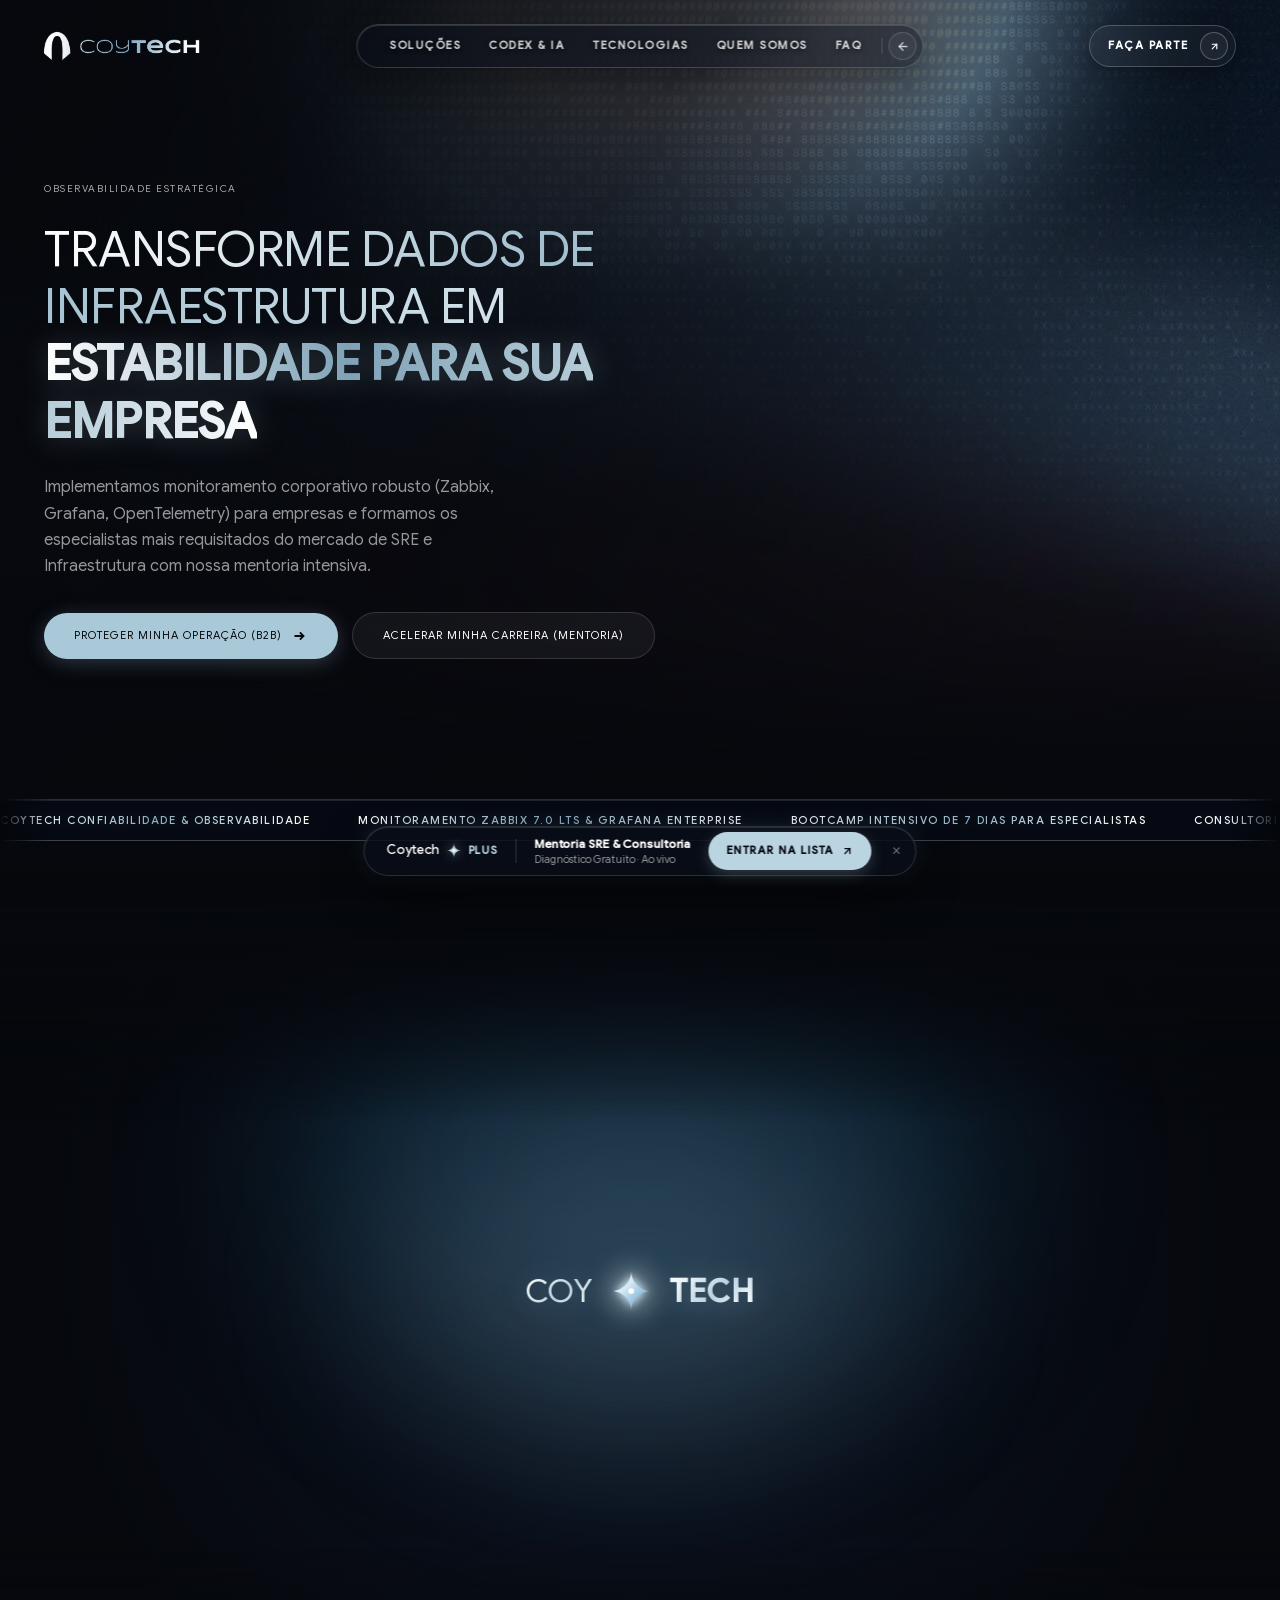
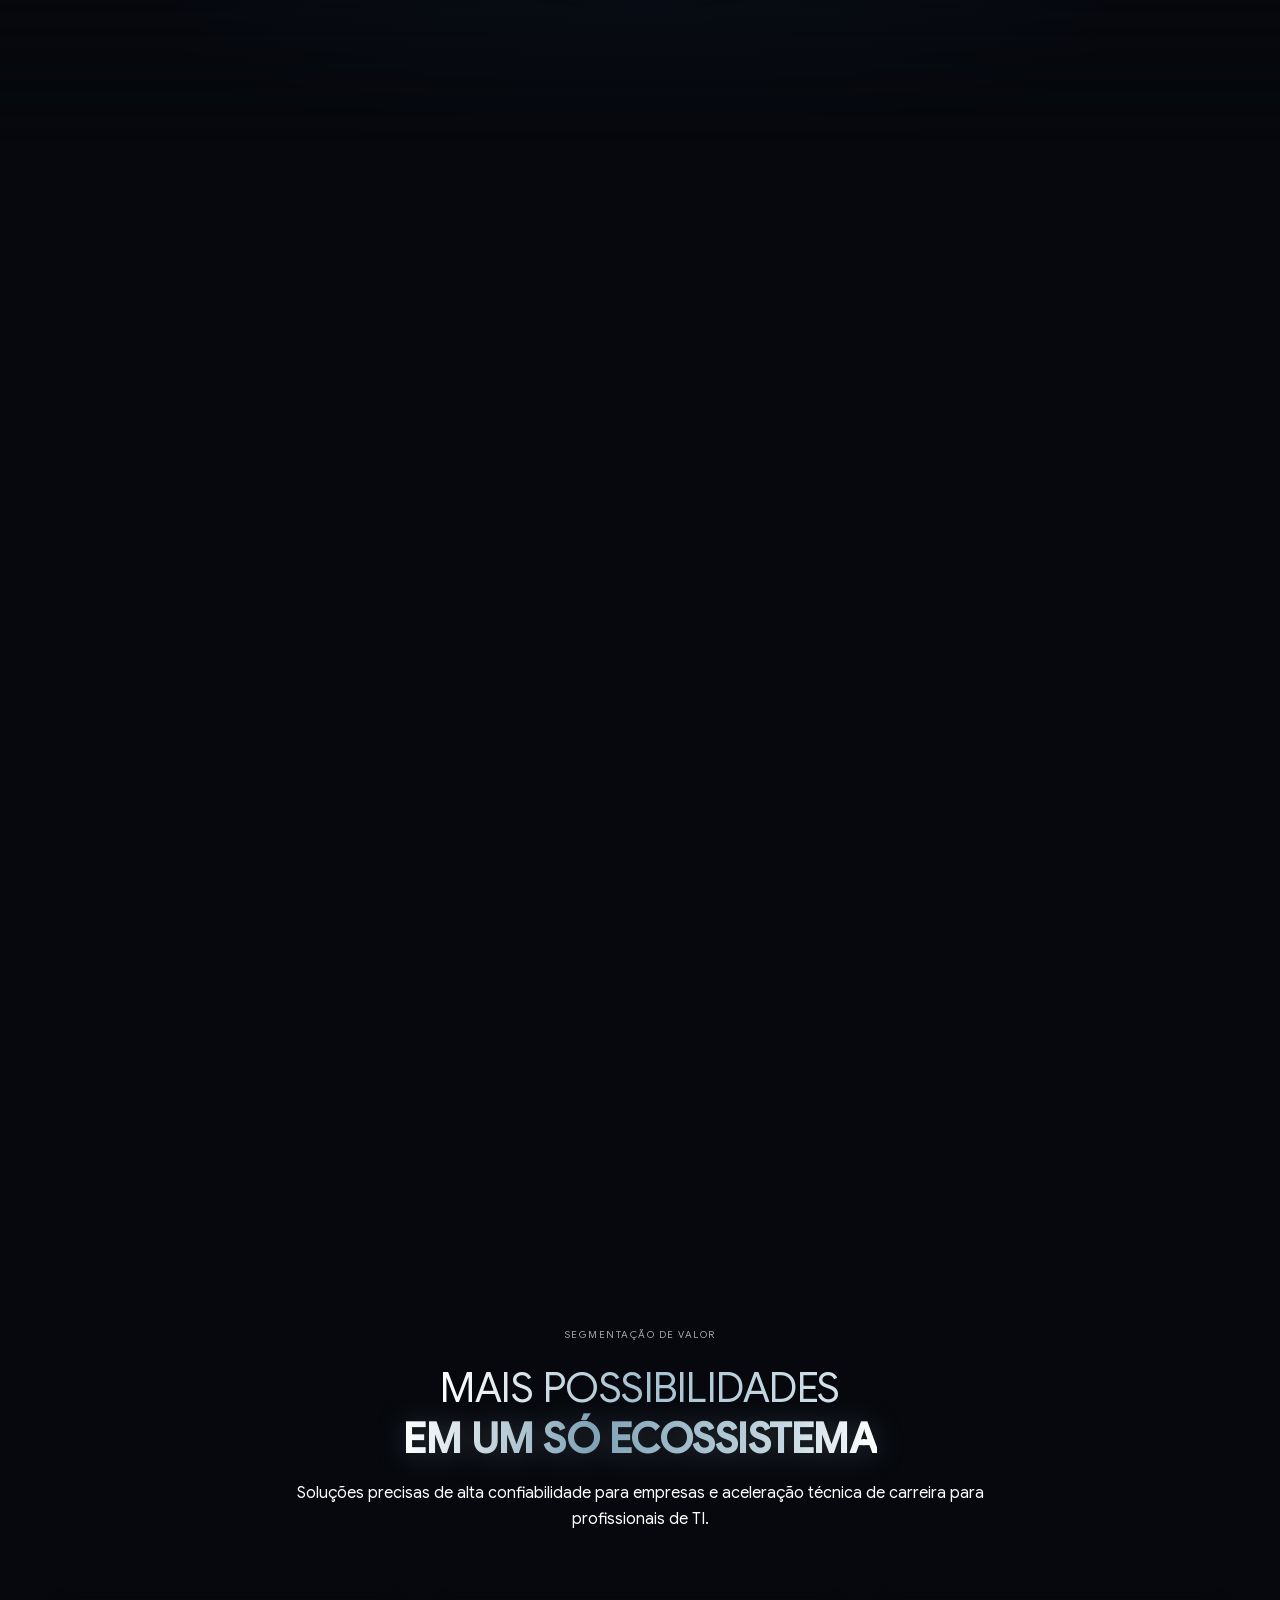
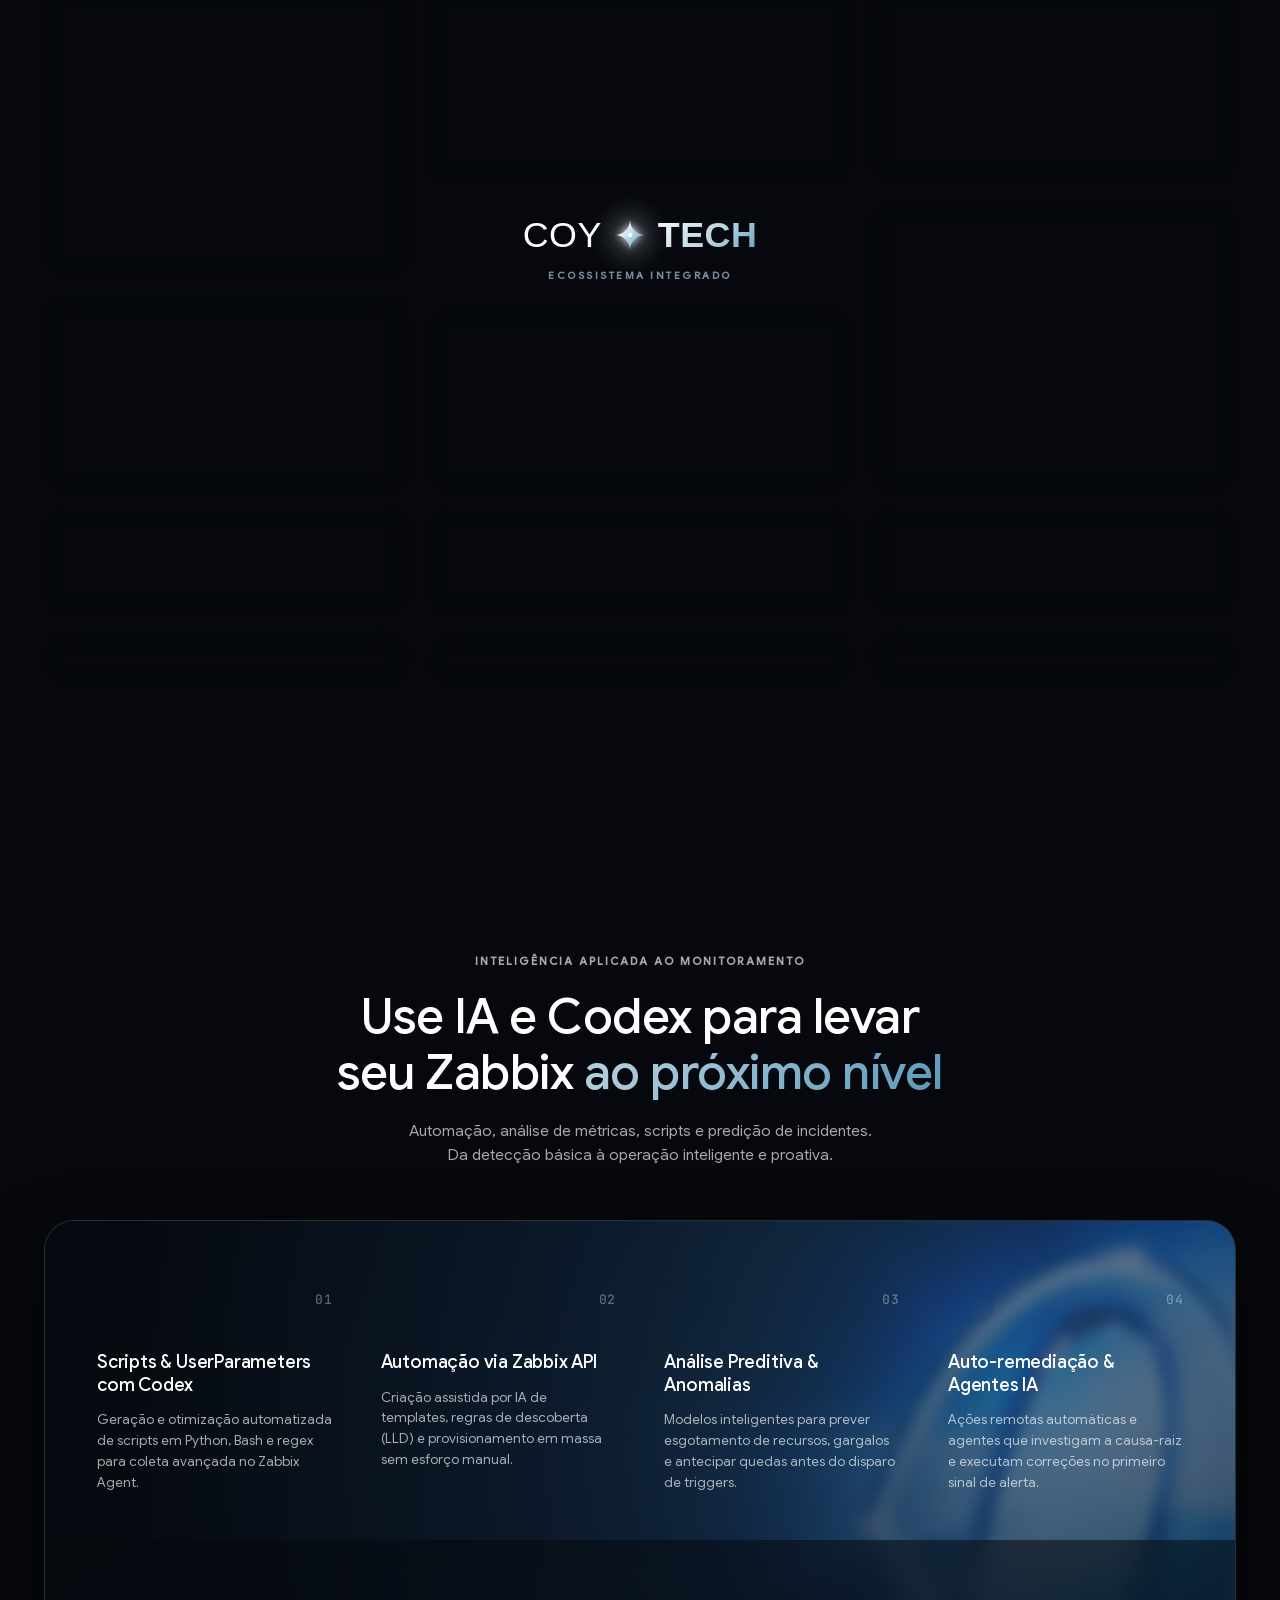
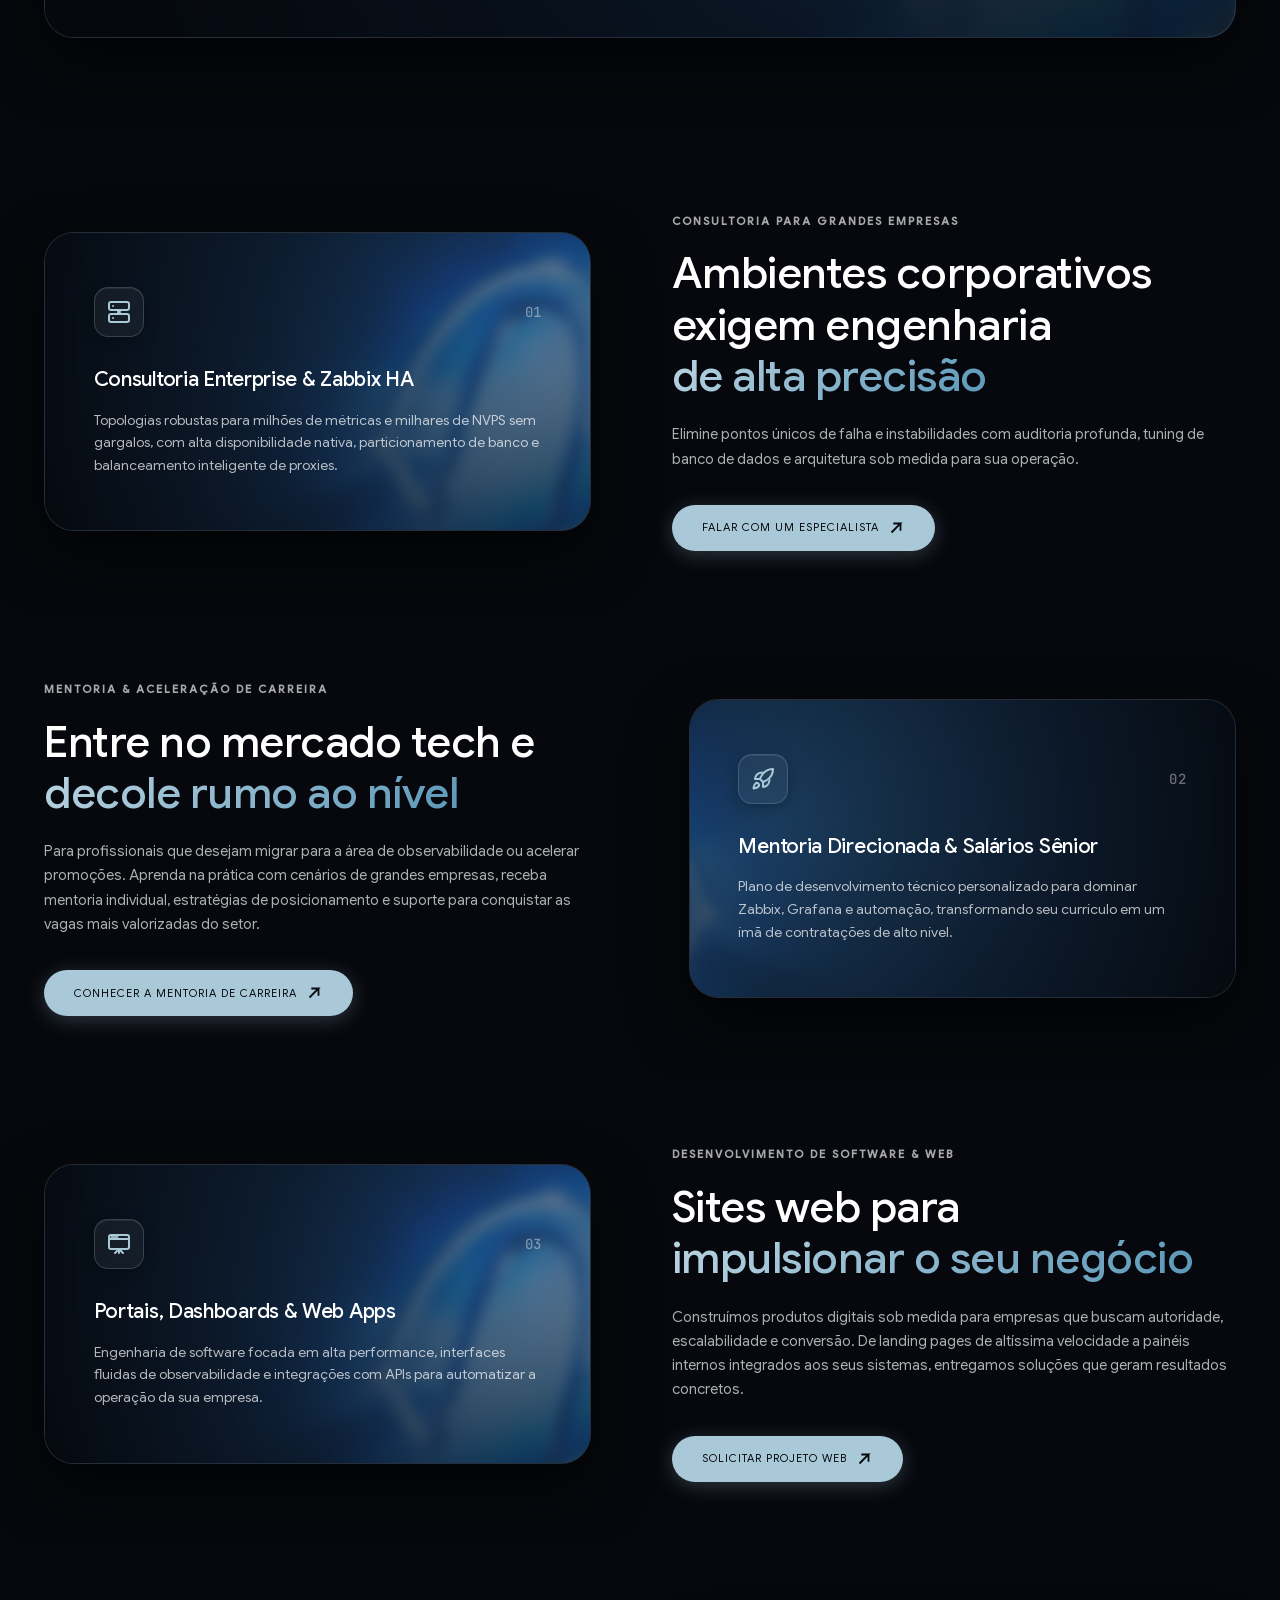
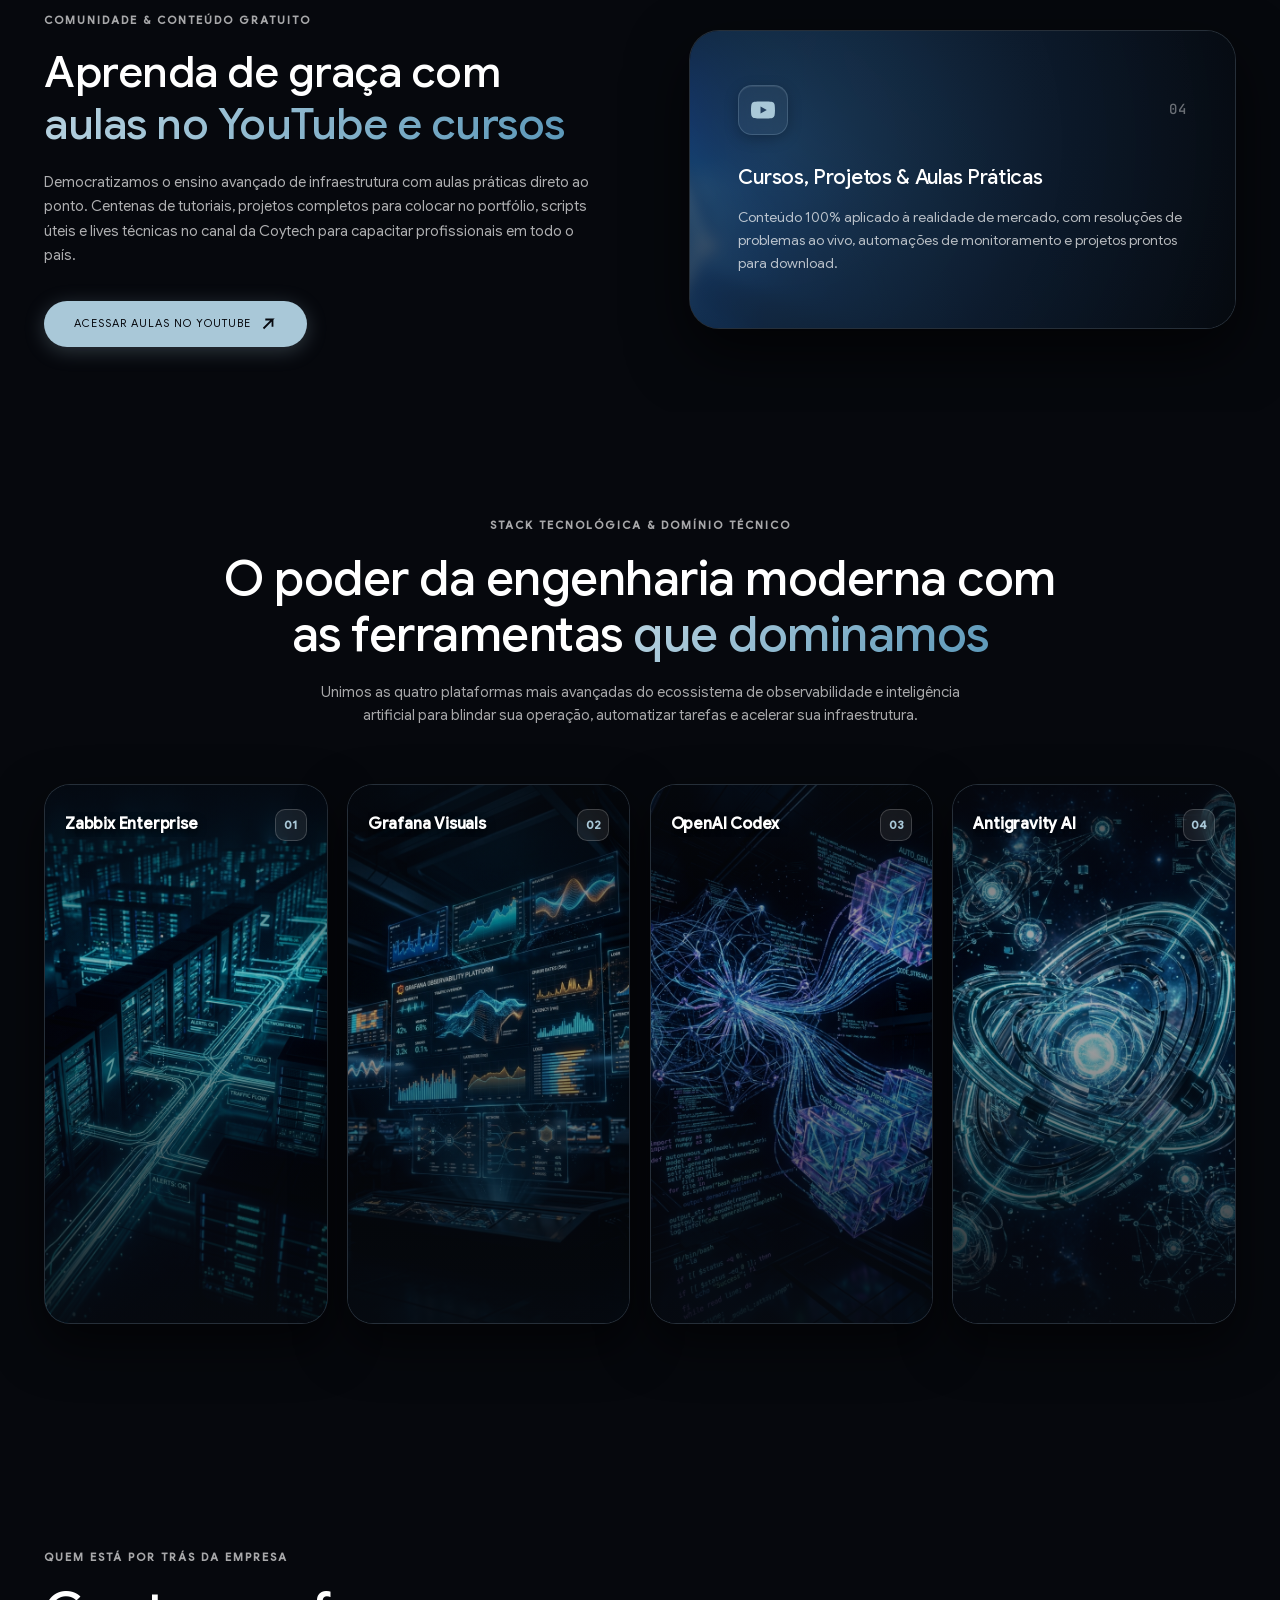
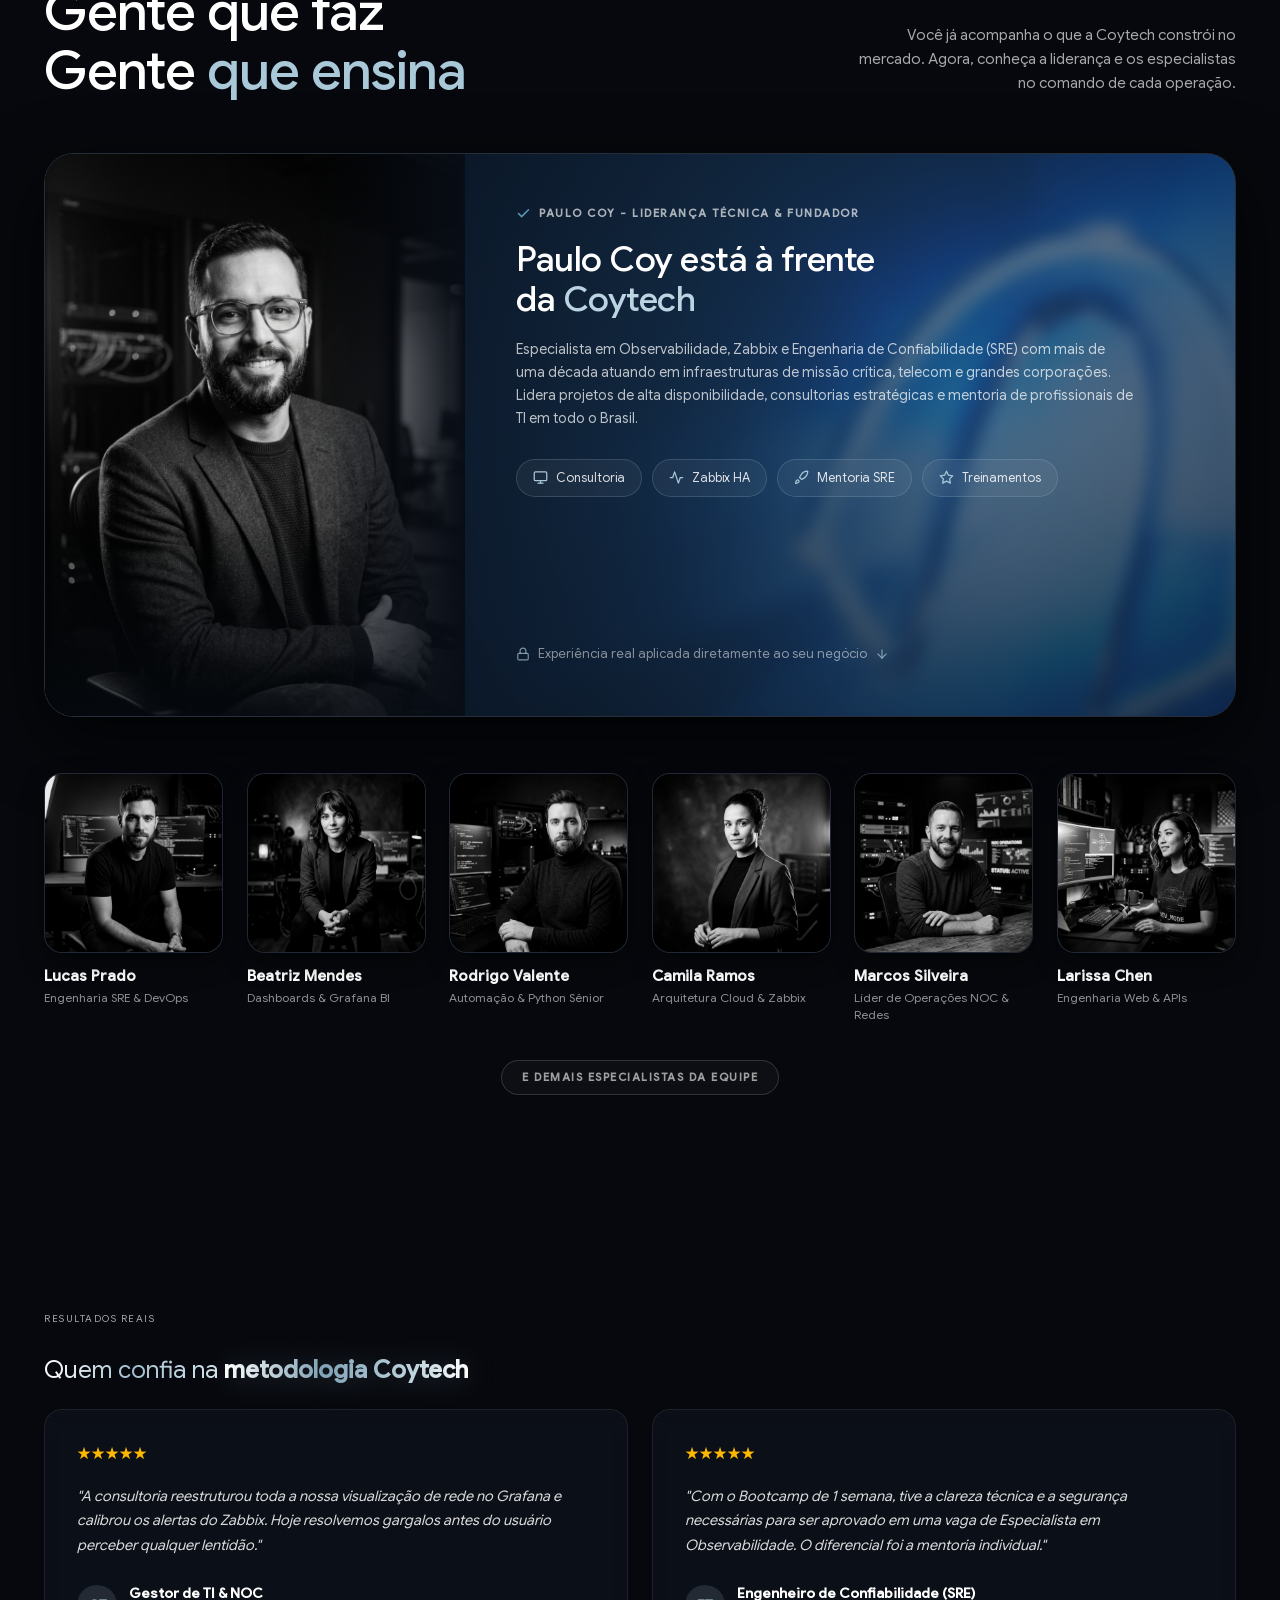
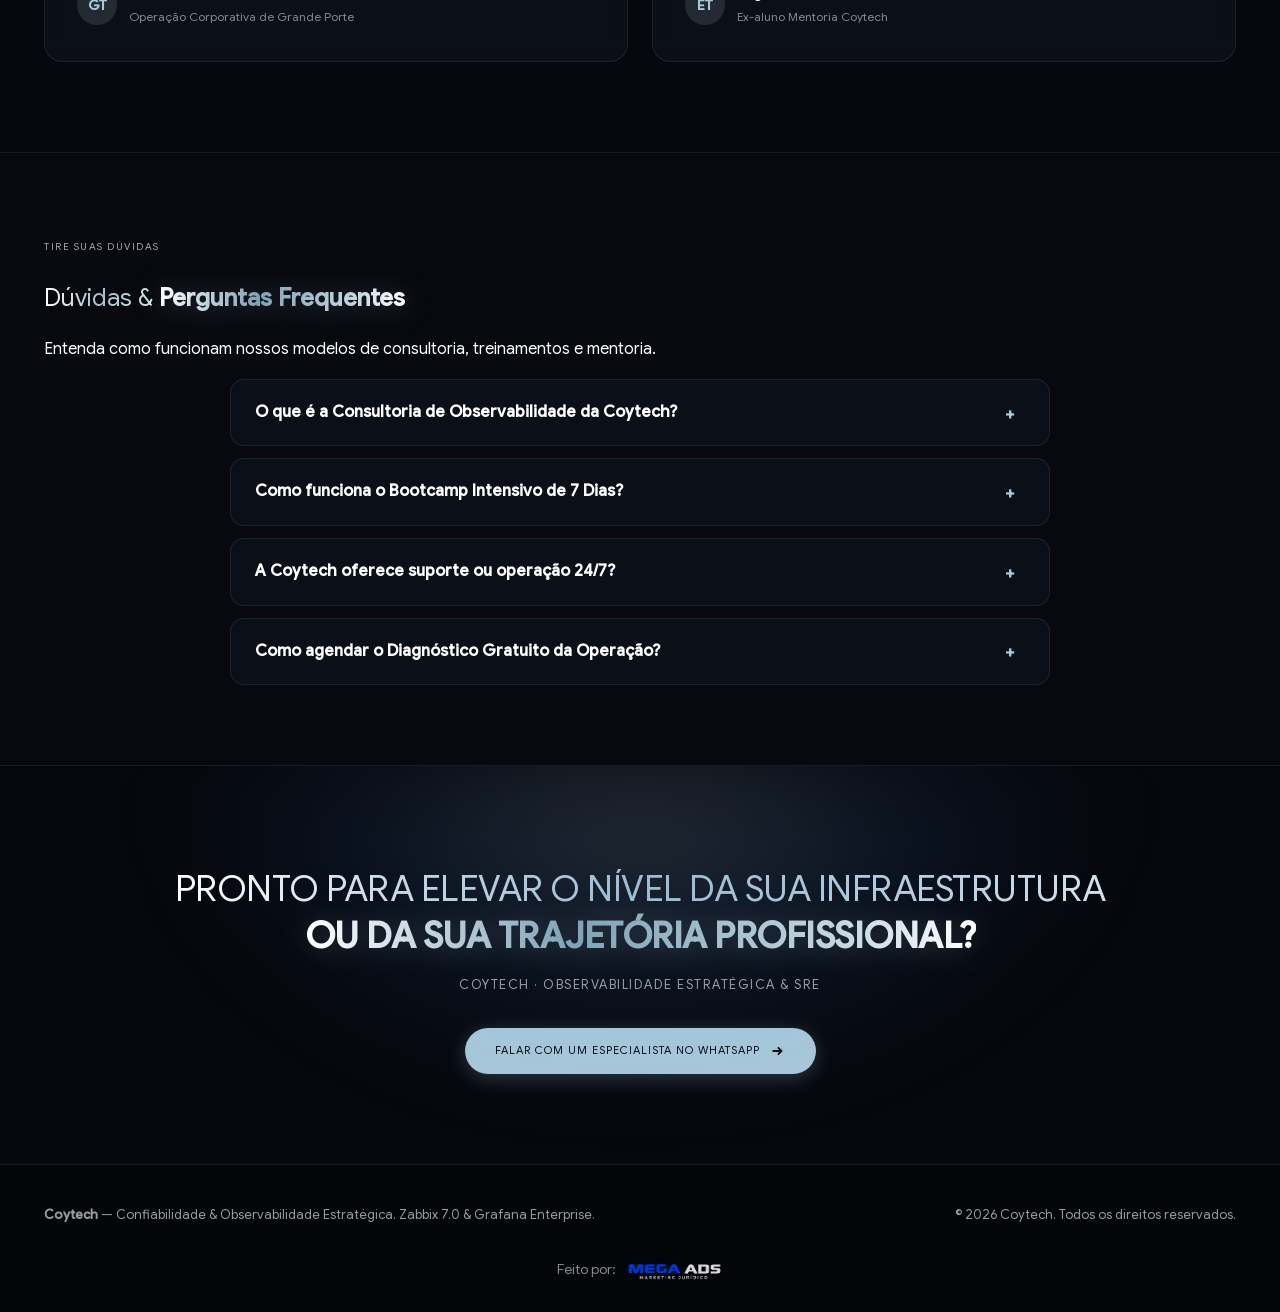
<file: index.html>
<!DOCTYPE html>
<html lang="pt-BR">

<head>
  <meta charset="utf-8">
  <meta name="viewport" content="width=device-width, initial-scale=1, viewport-fit=cover">
  <title>Coytech | Observabilidade Estratégica &amp; Aceleração de Carreira Tech</title>
  <meta name="description"
    content="Transforme dados de infraestrutura em estabilidade para sua empresa — e impulsione sua carreira até o nível sênior com a Coytech.">
  <link rel="canonical" href="https://coytech.com.br/">
  <meta name="robots" content="index, follow, max-image-preview:large">

  <!-- Open Graph / Redes Sociais -->
  <meta property="og:type" content="website">
  <meta property="og:site_name" content="Coytech">
  <meta property="og:locale" content="pt_BR">
  <meta property="og:title" content="Coytech | Observabilidade Estratégica &amp; Aceleração de Carreira Tech">
  <meta property="og:description"
    content="Transforme dados de infraestrutura em estabilidade para sua empresa — e impulsione sua carreira até o nível sênior.">
  <meta property="og:url" content="https://coytech.com.br/">
  <meta property="og:image" content="https://coytech.com.br/assets/imagem/noc-monitoring-center.jpg">
  <meta property="og:image:alt" content="Coytech Observabilidade Estratégica &amp; SRE">

  <!-- Twitter Card -->
  <meta name="twitter:card" content="summary_large_image">
  <meta name="twitter:site" content="@Coytech">
  <meta name="twitter:title" content="Coytech | Observabilidade Estratégica &amp; Aceleração de Carreira Tech">
  <meta name="twitter:description"
    content="Transforme dados de infraestrutura em estabilidade para sua empresa — e impulsione sua carreira até o nível sênior.">
  <meta name="twitter:image" content="https://coytech.com.br/assets/imagem/noc-monitoring-center.jpg">
  <meta name="twitter:image:alt" content="Coytech Observabilidade Estratégica &amp; SRE">

  <!-- Favicons -->
  <link rel="icon" type="image/png" sizes="32x32" href="assets/imagem/logo-circle.png">
  <link rel="apple-touch-icon" href="assets/imagem/logo-circle.png">

  <!-- Tipografia Oficial: Syncopate, Plus Jakarta Sans, Google Sans Flex & JetBrains Mono -->
  <link rel="preconnect" href="https://fonts.googleapis.com">
  <link rel="preconnect" href="https://fonts.gstatic.com" crossorigin>
  <link
    href="https://fonts.googleapis.com/css2?family=Syncopate:wght@400;700&family=Plus+Jakarta+Sans:wght@200;300;400;500;600;700;800&family=Google+Sans+Flex:wght@100..900&family=JetBrains+Mono:wght@400;600&display=swap"
    rel="stylesheet">

  <!-- Estilo Oficial Limpo (Vanilla CSS) -->
  <link rel="stylesheet" href="assets/css/style.css?v=7.5">

  <!-- Structured Data JSON-LD -->
  <script type="application/ld+json">
  {
    "@context": "https://schema.org",
    "@type": "Organization",
    "name": "Coytech",
    "url": "https://coytech.com.br/",
    "logo": "https://coytech.com.br/assets/imagem/logo.png"
  }
  </script>
  <script type="application/ld+json">
  {
    "@context": "https://schema.org",
    "@type": "WebSite",
    "name": "Coytech",
    "url": "https://coytech.com.br/",
    "inLanguage": "pt-BR"
  }
  </script>
</head>

<body>

  <!-- ============================================================
       HEADER / NAVBAR FLUTUANTE EM CIMA DA HERO (ESTILO REFERÊNCIA)
       ============================================================ -->
  <header class="site-header" id="site-header">
    <div class="container nav-inner">

      <!-- Logo Coytech à Esquerda -->
      <div class="nav-left">
        <a href="index.html" class="brand-logo" aria-label="Coytech Início">
          <img src="assets/imagem/logo-coytech-gradient.webp" alt="Coytech">
        </a>
      </div>

      <!-- Centro: Pílula Translúcida Flutuante (Estilo Exato da Imagem de Referência) -->
      <nav class="nav-pill-wrapper" aria-label="Navegação Principal">
        <ul class="nav-pill-list">
          <li><a href="#solucoes">Soluções</a></li>
          <li><a href="#ia-monitoramento">Codex &amp; IA</a></li>
          <li><a href="#tecnologias">Tecnologias</a></li>
          <li><a href="#quem-somos">Quem Somos</a></li>
          <li><a href="#duvidas">FAQ</a></li>
          <li class="nav-pill-divider" aria-hidden="true"></li>
          <li>
            <a href="#contato" class="nav-pill-arrow-btn" aria-label="Ir para contato">
              <svg width="13" height="13" viewBox="0 0 24 24" fill="none" stroke="currentColor" stroke-width="2.5"
                stroke-linecap="round" stroke-linejoin="round">
                <line x1="19" y1="12" x2="5" y2="12"></line>
                <polyline points="12 19 5 12 12 5"></polyline>
              </svg>
            </a>
          </li>
        </ul>
      </nav>

      <!-- Direita: Botão Pílula "FAÇA PARTE ↗" -->
      <div class="nav-right">
        <a href="#contato" class="nav-cta-btn">
          <span>Faça Parte</span>
          <span class="nav-cta-circle" aria-hidden="true">
            <svg width="11" height="11" viewBox="0 0 24 24" fill="none" stroke="currentColor" stroke-width="2.5"
              stroke-linecap="round" stroke-linejoin="round">
              <line x1="7" y1="17" x2="17" y2="7"></line>
              <polyline points="7 7 17 7 17 17"></polyline>
            </svg>
          </span>
        </a>
        <button class="mobile-toggle" aria-label="Abrir menu" id="mobileMenuToggle">
          <span></span><span></span><span></span>
        </button>
      </div>

    </div>
  </header>

  <main>
    <!-- ============================================================
         SEÇÃO 1: HERO (DESIGN MODERNO, HIGH-TECH & LIMPO)
         ============================================================ -->
    <section class="hero-section">
      <!-- Background Video com Sobreposição Gradiente 120deg (Preto para Transparente) -->
      <div class="hero-video-wrapper" aria-hidden="true">
        <video class="hero-bg-video" autoplay loop muted playsinline preload="auto">
          <source src="assets/media/gradient-ascii-1920x1080-10s.webm" type="video/webm">
        </video>
        <div class="hero-video-overlay"></div>
      </div>

      <div class="container hero-grid">
        <!-- Coluna da Esquerda: Copy & CTAs -->
        <div class="hero-content">
          <div class="hero-pill">
            <span>OBSERVABILIDADE ESTRATÉGICA</span>

          </div>

          <h1 class="hero-title">
            <span class="title-light">Transforme dados de infraestrutura em</span>
            <span class="title-bold">estabilidade para sua empresa</span>
          </h1>

          <p class="hero-subtitle">
            Implementamos monitoramento corporativo robusto (Zabbix, Grafana, OpenTelemetry) para empresas e formamos os
            especialistas mais requisitados do mercado de SRE e Infraestrutura com nossa mentoria intensiva.
          </p>

          <div class="hero-cta-group">
            <a href="consultoria-empresas.html" class="btn-primary">
              Proteger Minha Operação (B2B)
              <svg width="18" height="18" viewBox="0 0 20 20" fill="none" stroke="currentColor" stroke-width="2">
                <path d="M5 10h10m-4-4l4 4-4 4" />
              </svg>
            </a>
            <a href="mentoria-carreira.html" class="btn-ghost">
              Acelerar Minha Carreira (Mentoria)
            </a>
          </div>

        </div>


      </div>
    </section>

    <!-- ============================================================
         TICKER / LETREIRO CONTÍNUO DESTAQUES
         ============================================================ -->
    <aside class="top-ticker" aria-label="Destaques Coytech">
      <div class="ticker-reflection" aria-hidden="true"></div>
      <div class="ticker-track">
        <div class="ticker-item">
          <span>Coytech Confiabilidade &amp; Observabilidade</span>
          <svg viewBox="0 0 20 20" fill="currentColor">
            <path
              d="M9.049 2.927c.3-.921 1.603-.921 1.902 0l1.07 3.292a1 1 0 00.95.69h3.462c.969 0 1.371 1.24.588 1.81l-2.8 2.034a1 1 0 00-.364 1.118l1.07 3.292c.3.921-.755 1.688-1.54 1.118l-2.8-2.034a1 1 0 00-1.175 0l-2.8 2.034c-.784.57-1.838-.197-1.539-1.118l1.07-3.292a1 1 0 00-.364-1.118L2.98 8.72c-.783-.57-.38-1.81.588-1.81h3.461a1 1 0 00.951-.69l1.07-3.292z" />
          </svg>
        </div>
        <div class="ticker-item">
          <span>Monitoramento Zabbix 7.0 LTS &amp; Grafana Enterprise</span>
          <svg viewBox="0 0 20 20" fill="currentColor">
            <path
              d="M9.049 2.927c.3-.921 1.603-.921 1.902 0l1.07 3.292a1 1 0 00.95.69h3.462c.969 0 1.371 1.24.588 1.81l-2.8 2.034a1 1 0 00-.364 1.118l1.07 3.292c.3.921-.755 1.688-1.54 1.118l-2.8-2.034a1 1 0 00-1.175 0l-2.8 2.034c-.784.57-1.838-.197-1.539-1.118l1.07-3.292a1 1 0 00-.364-1.118L2.98 8.72c-.783-.57-.38-1.81.588-1.81h3.461a1 1 0 00.951-.69l1.07-3.292z" />
          </svg>
        </div>
        <div class="ticker-item">
          <span>Bootcamp Intensivo de 7 Dias para Especialistas</span>
          <svg viewBox="0 0 20 20" fill="currentColor">
            <path
              d="M9.049 2.927c.3-.921 1.603-.921 1.902 0l1.07 3.292a1 1 0 00.95.69h3.462c.969 0 1.371 1.24.588 1.81l-2.8 2.034a1 1 0 00-.364 1.118l1.07 3.292c.3.921-.755 1.688-1.54 1.118l-2.8-2.034a1 1 0 00-1.175 0l-2.8 2.034c-.784.57-1.838-.197-1.539-1.118l1.07-3.292a1 1 0 00-.364-1.118L2.98 8.72c-.783-.57-.38-1.81.588-1.81h3.461a1 1 0 00.951-.69l1.07-3.292z" />
          </svg>
        </div>
        <div class="ticker-item">
          <span>Consultoria B2B para Ambientes Críticos</span>
          <svg viewBox="0 0 20 20" fill="currentColor">
            <path
              d="M9.049 2.927c.3-.921 1.603-.921 1.902 0l1.07 3.292a1 1 0 00.95.69h3.462c.969 0 1.371 1.24.588 1.81l-2.8 2.034a1 1 0 00-.364 1.118l1.07 3.292c.3.921-.755 1.688-1.54 1.118l-2.8-2.034a1 1 0 00-1.175 0l-2.8 2.034c-.784.57-1.838-.197-1.539-1.118l1.07-3.292a1 1 0 00-.364-1.118L2.98 8.72c-.783-.57-.38-1.81.588-1.81h3.461a1 1 0 00.951-.69l1.07-3.292z" />
          </svg>
        </div>
        <!-- Repetição para loop contínuo e suave -->
        <div class="ticker-item">
          <span>Coytech Confiabilidade &amp; Observabilidade</span>
          <svg viewBox="0 0 20 20" fill="currentColor">
            <path
              d="M9.049 2.927c.3-.921 1.603-.921 1.902 0l1.07 3.292a1 1 0 00.95.69h3.462c.969 0 1.371 1.24.588 1.81l-2.8 2.034a1 1 0 00-.364 1.118l1.07 3.292c.3.921-.755 1.688-1.54 1.118l-2.8-2.034a1 1 0 00-1.175 0l-2.8 2.034c-.784.57-1.838-.197-1.539-1.118l1.07-3.292a1 1 0 00-.364-1.118L2.98 8.72c-.783-.57-.38-1.81.588-1.81h3.461a1 1 0 00.951-.69l1.07-3.292z" />
          </svg>
        </div>
        <div class="ticker-item">
          <span>Monitoramento Zabbix 7.0 LTS &amp; Grafana Enterprise</span>
          <svg viewBox="0 0 20 20" fill="currentColor">
            <path
              d="M9.049 2.927c.3-.921 1.603-.921 1.902 0l1.07 3.292a1 1 0 00.95.69h3.462c.969 0 1.371 1.24.588 1.81l-2.8 2.034a1 1 0 00-.364 1.118l1.07 3.292c.3.921-.755 1.688-1.54 1.118l-2.8-2.034a1 1 0 00-1.175 0l-2.8 2.034c-.784.57-1.838-.197-1.539-1.118l1.07-3.292a1 1 0 00-.364-1.118L2.98 8.72c-.783-.57-.38-1.81.588-1.81h3.461a1 1 0 00.951-.69l1.07-3.292z" />
          </svg>
        </div>
      </div>
    </aside>

    <!-- ============================================================
         SEÇÃO INTERATIVA DE SCROLL: EXPANSÃO DE ECOSSISTEMA
         ============================================================ -->
    <section id="solucoes" class="scroll-expand-section plus-story">
      <div class="plus-story-stage">
        <!-- Atmosfera e Feixes de Luz Ambientais -->
        <div class="plus-story-atmosphere" aria-hidden="true">
          <span class="plus-story-glow plus-story-glow-blue"></span>
          <span class="plus-story-glow plus-story-glow-light"></span>
        </div>

        <!-- Cabeçalho da Seção -->
        <div class="plus-story-heading">
          <p class="badge-tag" style="margin-bottom: 12px;">Ecossistema de Observabilidade</p>
          <h2 class="plus-story-title">
            <span class="title-light">Estabilidade absoluta</span><br>
            <span class="title-bold">é só o começo</span>
          </h2>
        </div>

        <!-- Definições de Gradientes SVG para Tipografia High-Tech -->
        <svg width="0" height="0" class="sr-only" aria-hidden="true"
          style="position: absolute; width: 0; height: 0; overflow: hidden;">
          <defs>
            <linearGradient id="coytech-acad-grad" x1="0%" y1="0%" x2="100%" y2="0%">
              <stop offset="0%" stop-color="#FFFFFF" />
              <stop offset="70%" stop-color="#d4e5ee" />
              <stop offset="100%" stop-color="#a9c8d8" />
            </linearGradient>
            <linearGradient id="coytech-plus-grad" x1="0%" y1="0%" x2="100%" y2="0%">
              <stop offset="0%" stop-color="#FFFFFF" />
              <stop offset="50%" stop-color="#bad4e1" />
              <stop offset="100%" stop-color="#FFFFFF" />
            </linearGradient>
            <linearGradient id="coytechStarCore" x1="0%" y1="0%" x2="100%" y2="100%">
              <stop offset="0%" stop-color="#FFFFFF" />
              <stop offset="40%" stop-color="#d4e8f3" />
              <stop offset="75%" stop-color="#7eb5d6" />
              <stop offset="100%" stop-color="#4a8ba8" />
            </linearGradient>
            <radialGradient id="coytechStarHalo" cx="50%" cy="50%" r="50%">
              <stop offset="0%" stop-color="#FFFFFF" stop-opacity="0.8" />
              <stop offset="40%" stop-color="#8cc5e3" stop-opacity="0.45" />
              <stop offset="100%" stop-color="#5a97b8" stop-opacity="0" />
            </radialGradient>
          </defs>
        </svg>

        <!-- Faixa Central que se Expande com o Scroll -->
        <div class="plus-story-band">
          <!-- Marca Central Coytech que se expande com o Scroll -->
          <div class="plus-wordmark" role="img" aria-label="Coytech">
            <div class="plus-wordmark-item plus-wordmark-left" aria-hidden="true">
              <span>Coy</span>
            </div>
            <div class="plus-wordmark-item plus-wordmark-star" aria-hidden="true">
              <svg width="44" height="44" viewBox="0 0 44 44" fill="none" class="plus-star-svg"
                xmlns="http://www.w3.org/2000/svg">
                <!-- Halo difuso estelar -->
                <circle cx="22" cy="22" r="16" fill="url(#coytechStarHalo)" />
                <!-- Raios diagonais secundários -->
                <path d="M22 10 L23.5 20.5 L34 22 L23.5 23.5 L22 34 L20.5 23.5 L10 22 L20.5 20.5 Z" fill="#bad4e1"
                  opacity="0.4" />
                <!-- Estrela geométrica de 4 pontas de observabilidade -->
                <path
                  d="M22 1 C22 12.598 31.402 22 43 22 C31.402 22 22 31.402 22 43 C22 31.402 12.598 22 1 22 C12.598 22 22 12.598 22 1 Z"
                  fill="url(#coytechStarCore)" />
                <!-- Núcleo de luz pura -->
                <circle cx="22" cy="22" r="3" fill="#FFFFFF" />
              </svg>
            </div>
            <div class="plus-wordmark-item plus-wordmark-right" aria-hidden="true">
              <span>tech</span>
            </div>
          </div>

          <!-- Pílulas e Ícones com Texto que se revelam no vão expandido -->
          <div class="plus-story-benefits">
            <!-- Ala Esquerda -->
            <div class="plus-benefits-wing plus-wing-left">
              <!-- 1. Slot Reservado para "Coy" -->
              <span class="plus-ribbon-slot plus-slot-coy plus-slot-academy" aria-hidden="true"></span>

              <!-- 2. Ícone de Implementação -->
              <span class="plus-ribbon-icon" data-plus-reveal aria-hidden="true" title="Implementação">
                <svg viewBox="0 0 24 24" fill="none" stroke="currentColor" stroke-width="1.8" stroke-linecap="round"
                  stroke-linejoin="round">
                  <path
                    d="M14.7 6.3a1 1 0 0 0 0 1.4l1.6 1.6a1 1 0 0 0 1.4 0l3.77-3.77a6 6 0 0 1-7.94 7.94l-6.91 6.91a2.12 2.12 0 0 1-3-3l6.91-6.91a6 6 0 0 1 7.94-7.94l-3.76 3.76z" />
                </svg>
              </span>

              <!-- 3. Pílula 1: Implementação e suporte -->
              <span class="plus-ribbon-pill" data-plus-reveal>Implementação e suporte</span>

              <!-- 4. Ícone de Suporte -->
              <span class="plus-ribbon-icon" data-plus-reveal aria-hidden="true" title="Suporte">
                <svg viewBox="0 0 24 24" fill="none" stroke="currentColor" stroke-width="1.8" stroke-linecap="round"
                  stroke-linejoin="round">
                  <path d="M3 18v-6a9 9 0 0 1 18 0v6" />
                  <path
                    d="M21 19a2 2 0 0 1-2 2h-1a2 2 0 0 1-2-2v-3a2 2 0 0 1 2-2h3zM3 19a2 2 0 0 0 2 2h1a2 2 0 0 0 2-2v-3a2 2 0 0 0-2-2H3z" />
                </svg>
              </span>
            </div>

            <!-- Slot Central Reservado para a Estrela -->
            <span class="plus-ribbon-slot plus-slot-star" aria-hidden="true"></span>

            <!-- Ala Direita -->
            <div class="plus-benefits-wing plus-wing-right">
              <!-- 5. Pílula 2: Performance e Alertas -->
              <span class="plus-ribbon-pill" data-plus-reveal>Performance e Alertas</span>

              <!-- 6. Ícone de Prevenção de Falhas -->
              <span class="plus-ribbon-icon" data-plus-reveal aria-hidden="true" title="Prevenção de Falhas">
                <svg viewBox="0 0 24 24" fill="none" stroke="currentColor" stroke-width="1.8" stroke-linecap="round"
                  stroke-linejoin="round">
                  <path d="M12 22s8-4 8-10V5l-8-3-8 3v7c0 6 8 10 8 10z" />
                  <path d="m9 12 2 2 4-4" />
                </svg>
              </span>

              <!-- 7. Pílula 3: Prevenção de falhas -->
              <span class="plus-ribbon-pill" data-plus-reveal>Prevenção de falhas</span>

              <!-- 8. Slot Reservado para "tech" -->
              <span class="plus-ribbon-slot plus-slot-tech plus-slot-plus" aria-hidden="true"></span>
            </div>
          </div>
        </div>

        <!-- Descrição / Legenda Revelada no Scroll -->
        <p class="plus-story-caption" data-plus-reveal>
          Monitoramento proativo, diagnóstico em tempo real <br>e infraestrutura blindada.
        </p>

        <!-- CTA & Botão Revelados no Final do Scroll -->
        <div class="plus-story-footer" data-plus-reveal>
          <a href="#contato" class="btn-primary">
            Falar com um especialista
            <svg width="18" height="18" viewBox="0 0 20 20" fill="none" stroke="currentColor" stroke-width="2">
              <path d="M5 15L15 5M15 5H7M15 5V13" />
            </svg>
          </a>
        </div>
      </div>
    </section>

    <!-- ============================================================
         SEÇÃO 3: SEGMENTAÇÃO DE VALOR & BENTO GRID DE ECOSSISTEMA
         ============================================================ -->
    <section class="bento-section" id="solucoes">
      <div class="container">
        <!-- Cabeçalho idêntico à referência com a identidade Coytech -->
        <div class="section-head bento-ref-head">
          <span class="badge-tag">Segmentação de Valor</span>
          <h2 class="section-title bento-main-heading">
            <span class="title-light">Mais possibilidades</span><br>
            <span class="title-bold">em um só ecossistema</span>
          </h2>
          <p class="section-desc">
            Soluções precisas de alta confiabilidade para empresas e aceleração técnica de carreira para profissionais
            de TI.
          </p>
        </div>

        <!-- Grade Bento com a Logo no Centro (Igual à Referência) -->
        <div class="coytech-bento-grid">

          <!-- COLUNA 1: ESQUERDA -->
          <div class="bento-col bento-col-left">

            <!-- Card 1: Seu Acesso é Vitalício (Inspiração da Referência com Infinito & Prisma 3D) -->
            <article class="bento-card bento-card-lifetime">
              <div class="bento-bg-art" aria-hidden="true">
                <svg viewBox="0 0 400 320" fill="none" preserveAspectRatio="none" xmlns="http://www.w3.org/2000/svg">
                  <defs>
                    <linearGradient id="facetGrad1" x1="0%" y1="0%" x2="100%" y2="100%">
                      <stop offset="0%" stop-color="#244563" stop-opacity="0.65" />
                      <stop offset="100%" stop-color="#0a121e" stop-opacity="0.95" />
                    </linearGradient>
                    <linearGradient id="facetGrad2" x1="100%" y1="0%" x2="0%" y2="100%">
                      <stop offset="0%" stop-color="#2d5e82" stop-opacity="0.5" />
                      <stop offset="100%" stop-color="#070d16" stop-opacity="0.95" />
                    </linearGradient>
                    <linearGradient id="facetGrad3" x1="50%" y1="0%" x2="50%" y2="100%">
                      <stop offset="0%" stop-color="#3d729c" stop-opacity="0.38" />
                      <stop offset="100%" stop-color="#060a12" stop-opacity="0.98" />
                    </linearGradient>
                    <linearGradient id="facetLineGrad" x1="0%" y1="0%" x2="100%" y2="100%">
                      <stop offset="0%" stop-color="#a9c8d8" stop-opacity="0.45" />
                      <stop offset="50%" stop-color="#5a97b8" stop-opacity="0.2" />
                      <stop offset="100%" stop-color="#0e1b2a" stop-opacity="0.05" />
                    </linearGradient>
                  </defs>
                  <polygon points="0,0 210,0 120,170 0,110" fill="url(#facetGrad1)" stroke="url(#facetLineGrad)"
                    stroke-width="1" />
                  <polygon points="210,0 400,0 400,140 230,190 120,170" fill="url(#facetGrad2)"
                    stroke="url(#facetLineGrad)" stroke-width="1" />
                  <polygon points="0,110 120,170 80,320 0,320" fill="url(#facetGrad2)" stroke="url(#facetLineGrad)"
                    stroke-width="1" />
                  <polygon points="120,170 230,190 280,320 80,320" fill="url(#facetGrad3)" stroke="url(#facetLineGrad)"
                    stroke-width="1" />
                  <polygon points="230,190 400,140 400,320 280,320" fill="url(#facetGrad1)" stroke="url(#facetLineGrad)"
                    stroke-width="1" />
                </svg>
              </div>
              <div class="bento-card-content"
                style="height: 100%; display: flex; flex-direction: column; justify-content: space-between;">
                <div class="bento-icon-box" aria-hidden="true" style="margin-top: 6px;">
                  <svg width="38" height="38" viewBox="0 0 24 24" fill="none" stroke="currentColor" stroke-width="2"
                    stroke-linecap="round" stroke-linejoin="round">
                    <path
                      d="M18.178 8c5.096 0 5.096 8 0 8-2.695 0-4.767-3.08-6.178-5-1.411-1.92-3.483-5-6.178-5-5.096 0-5.096 8 0 8 2.695 0 4.767-3.08 6.178-5 1.411-1.92 3.483-5 6.178-5z" />
                  </svg>
                </div>
                <h3 class="bento-card-title">Seu acesso<br>é vitalício</h3>
                <p class="bento-card-footer-note">Para aprender no seu tempo e consultar sempre</p>
              </div>
            </article>

            <!-- Card 2: Cursos Atuais e Futuros (Malha Cibernética 3D em Perspectiva) -->
            <article class="bento-card bento-card-courses">
              <div class="bento-bg-art" aria-hidden="true">
                <svg viewBox="0 0 400 220" fill="none" preserveAspectRatio="none" xmlns="http://www.w3.org/2000/svg">
                  <defs>
                    <radialGradient id="meshGlow" cx="20%" cy="80%" r="75%">
                      <stop offset="0%" stop-color="#2d5e82" stop-opacity="0.45" />
                      <stop offset="100%" stop-color="#080e18" stop-opacity="0" />
                    </radialGradient>
                  </defs>
                  <rect width="400" height="220" fill="url(#meshGlow)" />
                  <g stroke="rgba(140, 195, 225, 0.22)" stroke-width="0.85">
                    <path d="M-20,180 Q100,160 220,120 T420,60" />
                    <path d="M-20,200 Q100,180 230,140 T420,80" />
                    <path d="M-20,220 Q100,200 240,160 T420,100" />
                    <path d="M-20,240 Q110,220 250,180 T420,125" />
                    <path d="M-10,140 Q110,130 220,95 T420,40" />
                    <path d="M0,100 Q120,95 230,70 T420,20" />
                    <path d="M40,240 Q60,180 80,80" />
                    <path d="M90,240 Q120,170 150,70" />
                    <path d="M150,240 Q190,160 230,60" />
                    <path d="M220,240 Q260,150 310,50" />
                    <path d="M290,240 Q330,140 380,40" />
                    <path d="M360,240 Q390,130 420,30" />
                  </g>
                </svg>
              </div>
              <div class="bento-card-content">
                <h3 class="bento-card-title">Cursos atuais<br>e futuros</h3>
              </div>
            </article>

            <!-- Card 3: Comunidade de Especialistas (Penúltima Fileira - 104px) -->
            <article class="bento-card bento-card-strip bento-silk-bg">
              <div class="bento-bg-art" aria-hidden="true">
                <svg viewBox="0 0 400 120" fill="none" preserveAspectRatio="none" xmlns="http://www.w3.org/2000/svg">
                  <path d="M0,80 Q150,20 280,70 T400,30 L400,120 L0,120 Z" fill="rgba(40, 80, 115, 0.22)" />
                  <path d="M0,100 Q120,50 260,90 T400,60 L400,120 L0,120 Z" fill="rgba(60, 110, 150, 0.15)" />
                </svg>
              </div>
              <div class="bento-card-content">
                <div class="bento-pill-content">
                  <svg class="bento-pill-icon" viewBox="0 0 24 24" fill="none" stroke="currentColor" stroke-width="2">
                    <path d="M17 21v-2a4 4 0 0 0-4-4H5a4 4 0 0 0-4 4v2" />
                    <circle cx="9" cy="7" r="4" />
                    <path d="M23 21v-2a4 4 0 0 0-3-3.87" />
                    <path d="M16 3.13a4 4 0 0 1 0 7.75" />
                  </svg>
                  <span>Comunidade de Especialistas Coytech</span>
                </div>
              </div>
            </article>

            <!-- Card 4: Consultoria Corporativa B2B (Base do Grid - 56px) -->
            <article class="bento-card bento-card-pill">
              <div class="bento-card-content">
                <div class="bento-pill-content">
                  <svg class="bento-pill-icon" viewBox="0 0 24 24" fill="none" stroke="currentColor" stroke-width="2">
                    <rect x="2" y="3" width="20" height="14" rx="2" ry="2" />
                    <line x1="8" y1="21" x2="16" y2="21" />
                    <line x1="12" y1="17" x2="12" y2="21" />
                  </svg>
                  <span>Consultoria Corporativa B2B</span>
                </div>
              </div>
            </article>

          </div>

          <!-- COLUNA 2: CENTRO (COM LOGO NO MEIO) -->
          <div class="bento-col bento-col-center">

            <!-- Card 5: Novas Formações (Superior Central - 196px) -->
            <article class="bento-card bento-card-formations">
              <div class="bento-bg-art" aria-hidden="true">
                <svg viewBox="0 0 400 220" fill="none" preserveAspectRatio="none" xmlns="http://www.w3.org/2000/svg">
                  <circle cx="200" cy="-20" r="180" fill="url(#formationsGlow)" />
                  <defs>
                    <radialGradient id="formationsGlow" cx="50%" cy="50%" r="50%">
                      <stop offset="0%" stop-color="#3d729c" stop-opacity="0.45" />
                      <stop offset="100%" stop-color="#0a121d" stop-opacity="0" />
                    </radialGradient>
                  </defs>
                </svg>
              </div>
              <div class="bento-card-content">
                <div class="bento-icon-box" aria-hidden="true">
                  <svg width="24" height="24" viewBox="0 0 24 24" fill="none" stroke="currentColor" stroke-width="2">
                    <circle cx="18" cy="5" r="3" />
                    <circle cx="6" cy="12" r="3" />
                    <circle cx="18" cy="19" r="3" />
                    <line x1="8.59" y1="13.51" x2="15.42" y2="17.49" />
                    <line x1="15.41" y1="6.51" x2="8.59" y2="10.49" />
                  </svg>
                </div>
                <h3 class="bento-card-title">Novas formações</h3>
                <p class="bento-card-footer-note" style="margin-top: 8px;">Mais caminhos para ir além e liderar em SRE
                </p>
              </div>
            </article>

            <!-- LOGO CENTRAL DO BENTO GRID (Âmago Visual - 88px) -->
            <div class="bento-center-brand-wrap" aria-label="Coytech Ecossistema">
              <div class="bento-brand-inner">
                <span class="bento-brand-coy">Coy</span>
                <svg width="34" height="34" viewBox="0 0 44 44" class="bento-star-icon" aria-hidden="true">
                  <path
                    d="M22 1 C22 12.598 31.402 22 43 22 C31.402 22 22 31.402 22 43 C22 31.402 12.598 22 1 22 C12.598 22 22 12.598 22 1 Z"
                    fill="url(#coytechStarCore)" />
                  <circle cx="22" cy="22" r="3.2" fill="#FFFFFF" />
                </svg>
                <span class="bento-brand-tech">tech</span>
              </div>
              <span class="bento-brand-tagline">ECOSSISTEMA INTEGRADO</span>
            </div>

            <!-- Card 6: Aceleração & Diagnóstico com Botão CTA (184px) -->
            <article class="bento-card bento-card-cta">
              <div class="bento-bg-art" aria-hidden="true">
                <svg viewBox="0 0 400 200" fill="none" preserveAspectRatio="none" xmlns="http://www.w3.org/2000/svg">
                  <defs>
                    <radialGradient id="ctaGlow" cx="50%" cy="50%" r="65%">
                      <stop offset="0%" stop-color="#34688e" stop-opacity="0.42" />
                      <stop offset="100%" stop-color="#080e18" stop-opacity="0" />
                    </radialGradient>
                  </defs>
                  <rect width="400" height="200" fill="url(#ctaGlow)" />
                </svg>
              </div>
              <div class="bento-card-content">
                <h3 class="bento-card-title">A evolução da operação<br>começa pela lista</h3>
                <a href="consultoria-empresas.html" class="btn-primary">
                  Falar com um especialista
                  <svg width="18" height="18" viewBox="0 0 20 20" fill="none" stroke="currentColor" stroke-width="2">
                    <path d="M5 15L15 5M15 5H7M15 5V13" />
                  </svg>
                </a>
              </div>
            </article>

            <!-- Card 7: Biblioteca (Penúltima Fileira - 104px) -->
            <article class="bento-card bento-card-sub-strip bento-ribbed-bg">
              <div class="bento-bg-art" aria-hidden="true">
                <svg viewBox="0 0 400 120" fill="none" preserveAspectRatio="none" xmlns="http://www.w3.org/2000/svg">
                  <line x1="0" y1="0" x2="400" y2="0" stroke="rgba(169, 200, 216, 0.3)" stroke-width="1" />
                  <g stroke="rgba(255, 255, 255, 0.035)" stroke-width="1.5">
                    <line x1="20" y1="0" x2="20" y2="120" />
                    <line x1="40" y1="0" x2="40" y2="120" />
                    <line x1="60" y1="0" x2="60" y2="120" />
                    <line x1="80" y1="0" x2="80" y2="120" />
                    <line x1="100" y1="0" x2="100" y2="120" />
                    <line x1="120" y1="0" x2="120" y2="120" />
                    <line x1="140" y1="0" x2="140" y2="120" />
                    <line x1="160" y1="0" x2="160" y2="120" />
                    <line x1="180" y1="0" x2="180" y2="120" />
                    <line x1="200" y1="0" x2="200" y2="120" />
                    <line x1="220" y1="0" x2="220" y2="120" />
                    <line x1="240" y1="0" x2="240" y2="120" />
                    <line x1="260" y1="0" x2="260" y2="120" />
                    <line x1="280" y1="0" x2="280" y2="120" />
                    <line x1="300" y1="0" x2="300" y2="120" />
                    <line x1="320" y1="0" x2="320" y2="120" />
                    <line x1="340" y1="0" x2="340" y2="120" />
                    <line x1="360" y1="0" x2="360" y2="120" />
                    <line x1="380" y1="0" x2="380" y2="120" />
                  </g>
                </svg>
              </div>
              <div class="bento-card-content">
                <div class="bento-mini-inner">
                  <svg class="bento-mini-icon" viewBox="0 0 24 24" fill="none" stroke="currentColor" stroke-width="2">
                    <path d="M4 19.5A2.5 2.5 0 0 1 6.5 17H20" />
                    <path d="M6.5 2H20v20H6.5A2.5 2.5 0 0 1 4 19.5v-15A2.5 2.5 0 0 1 6.5 2z" />
                  </svg>
                  <h4 class="bento-mini-title">Biblioteca</h4>
                </div>
              </div>
            </article>

            <!-- Card 8: Aulas ao Vivo (Base do Grid - 56px) -->
            <article class="bento-card bento-card-sub-pill">
              <div class="bento-card-content">
                <div class="bento-mini-pill-inner">
                  <svg class="bento-mini-icon" viewBox="0 0 24 24" fill="none" stroke="currentColor" stroke-width="2"
                    style="width: 18px; height: 18px;">
                    <circle cx="12" cy="12" r="2" />
                    <path
                      d="M16.24 7.76a6 6 0 0 1 0 8.49m-8.48-.01a6 6 0 0 1 0-8.49m11.31-2.82a10 10 0 0 1 0 14.14m-14.14 0a10 10 0 0 1 0-14.14" />
                  </svg>
                  <span>Aulas ao vivo</span>
                </div>
              </div>
            </article>

          </div>

          <!-- COLUNA 3: DIREITA -->
          <div class="bento-col bento-col-right">

            <!-- Card 9: Encontros com Experts (Superior Direito - 196px) -->
            <article class="bento-card bento-card-experts">
              <div class="bento-bg-art" aria-hidden="true">
                <svg viewBox="0 0 400 220" fill="none" preserveAspectRatio="none" xmlns="http://www.w3.org/2000/svg">
                  <path d="M150,0 Q260,80 340,220 L400,220 L400,0 Z" fill="rgba(45, 90, 130, 0.28)" />
                  <path d="M220,0 Q310,90 380,220 L400,220 L400,0 Z" fill="rgba(65, 120, 165, 0.2)" />
                </svg>
              </div>
              <div class="bento-card-content">
                <div class="bento-icon-box" aria-hidden="true">
                  <svg width="24" height="24" viewBox="0 0 24 24" fill="none" stroke="currentColor" stroke-width="2">
                    <path d="M12 2v20M17 5v14M7 5v14M2 9v6M22 9v6" />
                  </svg>
                </div>
                <h3 class="bento-card-title">Encontros<br>com experts</h3>
              </div>
            </article>

            <!-- Card 10: Mentoria Individual de Carreira SRE (Destaque Vertical - 290px) -->
            <article class="bento-card bento-card-locked">
              <div class="bento-bg-art" aria-hidden="true">
                <svg viewBox="0 0 400 320" fill="none" preserveAspectRatio="none" xmlns="http://www.w3.org/2000/svg">
                  <defs>
                    <linearGradient id="mentoriaLightBeam" x1="100%" y1="0%" x2="0%" y2="100%">
                      <stop offset="0%" stop-color="#5a97b8" stop-opacity="0.32" />
                      <stop offset="60%" stop-color="#2d5e82" stop-opacity="0.1" />
                      <stop offset="100%" stop-color="#0a121d" stop-opacity="0" />
                    </linearGradient>
                  </defs>
                  <polygon points="240,0 400,0 400,160 160,320 80,320" fill="url(#mentoriaLightBeam)" />
                  <g stroke="rgba(255, 255, 255, 0.025)" stroke-width="1.5">
                    <line x1="20" y1="0" x2="20" y2="320" />
                    <line x1="40" y1="0" x2="40" y2="320" />
                    <line x1="60" y1="0" x2="60" y2="320" />
                    <line x1="80" y1="0" x2="80" y2="320" />
                    <line x1="100" y1="0" x2="100" y2="320" />
                    <line x1="120" y1="0" x2="120" y2="320" />
                    <line x1="140" y1="0" x2="140" y2="320" />
                    <line x1="160" y1="0" x2="160" y2="320" />
                    <line x1="180" y1="0" x2="180" y2="320" />
                    <line x1="200" y1="0" x2="200" y2="320" />
                    <line x1="220" y1="0" x2="220" y2="320" />
                    <line x1="240" y1="0" x2="240" y2="320" />
                    <line x1="260" y1="0" x2="260" y2="320" />
                    <line x1="280" y1="0" x2="280" y2="320" />
                    <line x1="300" y1="0" x2="300" y2="320" />
                    <line x1="320" y1="0" x2="320" y2="320" />
                    <line x1="340" y1="0" x2="340" y2="320" />
                    <line x1="360" y1="0" x2="360" y2="320" />
                    <line x1="380" y1="0" x2="380" y2="320" />
                  </g>
                </svg>
              </div>
              <div class="bento-card-content"
                style="height: 100%; display: flex; flex-direction: column; justify-content: space-between;">
                <div class="bento-locked-badge">
                  <svg width="13" height="13" viewBox="0 0 24 24" fill="none" stroke="currentColor" stroke-width="2">
                    <rect x="3" y="11" width="18" height="11" rx="2" ry="2" />
                    <path d="M7 11V7a5 5 0 0 1 10 0v4" />
                  </svg>
                  <span>Aceleração Individual</span>
                </div>
                <h3 class="bento-card-title">Mentoria SRE<br>1-a-1 &amp; Carreira</h3>
                <div class="bento-locked-highlight">
                  <span class="bento-locked-date">VAGAS LIMITADAS</span>
                  <span class="bento-locked-sub">Acompanhamento direto e plano individual</span>
                </div>
              </div>
            </article>

            <!-- Card 11: Vagas & Carreira (Penúltima Fileira - 104px) -->
            <article class="bento-card bento-card-sub-strip bento-silk-bg">
              <div class="bento-bg-art" aria-hidden="true">
                <svg viewBox="0 0 400 120" fill="none" preserveAspectRatio="none" xmlns="http://www.w3.org/2000/svg">
                  <path d="M80,0 Q180,60 260,120 L400,120 L400,0 Z" fill="rgba(40, 85, 125, 0.22)" />
                </svg>
              </div>
              <div class="bento-card-content">
                <div class="bento-mini-inner">
                  <svg class="bento-mini-icon" viewBox="0 0 24 24" fill="none" stroke="currentColor" stroke-width="2">
                    <rect x="2" y="7" width="20" height="14" rx="2" ry="2" />
                    <path d="M16 21V5a2 2 0 0 0-2-2h-4a2 2 0 0 0-2 2v16" />
                  </svg>
                  <h4 class="bento-mini-title">Vagas &amp; carreira</h4>
                </div>
              </div>
            </article>

            <!-- Card 12: Certificados (Base do Grid - 56px) -->
            <article class="bento-card bento-card-sub-pill">
              <div class="bento-card-content">
                <div class="bento-mini-pill-inner">
                  <svg class="bento-mini-icon" viewBox="0 0 24 24" fill="none" stroke="currentColor" stroke-width="2"
                    style="width: 18px; height: 18px;">
                    <circle cx="12" cy="8" r="7" />
                    <polyline points="8.21 13.89 7 23 12 20 17 23 15.79 13.88" />
                  </svg>
                  <span>Certificados</span>
                </div>
              </div>
            </article>

          </div>

        </div>



      </div>
    </section>

    <!-- ============================================================
         SEÇÃO: INTELIGÊNCIA APLICADA AO MONITORAMENTO (IA & CODEX)
         ============================================================ -->
    <section class="ai-zabbix-section" id="ia-monitoramento">
      <div class="container">

        <!-- Topo da Seção -->
        <div class="ai-zabbix-head">
          <span class="ai-zabbix-eyebrow">INTELIGÊNCIA APLICADA AO MONITORAMENTO</span>
          <h2 class="ai-zabbix-title">
            Use IA e Codex para levar<br>
            seu Zabbix <span class="ai-zabbix-title-highlight">ao próximo nível</span>
          </h2>
          <p class="ai-zabbix-desc">
            Automação, análise de métricas, scripts e predição de incidentes.<br>
            Da detecção básica à operação inteligente e proativa.
          </p>
        </div>

        <!-- Grid de 4 Cards (Container Central) -->
        <div class="ai-zabbix-container-card">
          <!-- Camada de Fundo com Imagem Embaçada e Luz Azul -->
          <div class="ai-zabbix-bg-layer" aria-hidden="true">
            <img src="assets/imagem/backgrond01.webp" alt="" class="ai-zabbix-bg-img">
            <div class="ai-zabbix-bg-overlay"></div>
          </div>

          <div class="ai-zabbix-grid">

            <!-- Card 01 -->
            <article class="ai-zabbix-item">
              <div class="ai-zabbix-item-header">
                <div class="ai-zabbix-icon-badge" aria-hidden="true">
                  <!-- Ícone OpenAI / Codex -->
                  <svg width="22" height="22" viewBox="0 0 24 24" fill="currentColor">
                    <path
                      d="M22.2819 9.8211a5.9847 5.9847 0 0 0-.5157-4.9108 6.0462 6.0462 0 0 0-6.5098-2.9A6.0651 6.0651 0 0 0 4.9807 4.1818a5.9847 5.9847 0 0 0-3.9977 2.9 6.0462 6.0462 0 0 0 .7427 7.0966 5.98 5.98 0 0 0 .511 4.9107 6.051 6.051 0 0 0 6.5146 2.9001A5.9847 5.9847 0 0 0 13.2599 24a6.0557 6.0557 0 0 0 5.7718-4.2058 5.9894 5.9894 0 0 0 3.9977-2.9001 6.0557 6.0557 0 0 0-.7475-7.0729zm-9.022 12.6081a4.4755 4.4755 0 0 1-2.8764-1.0408l.1419-.0804 4.7783-2.7582a.7948.7948 0 0 0 .3927-.6813v-6.7369l2.02 1.1686a.071.071 0 0 1 .038.052v5.5826a4.504 4.504 0 0 1-4.4945 4.4944zm-9.6607-4.1254a4.4708 4.4708 0 0 1-.5346-3.0137l.142.0852 4.783 2.7582a.7712.7712 0 0 0 .7806 0l5.8428-3.3685v2.3324a.0804.0804 0 0 1-.0332.0615L9.74 19.9502a4.4992 4.4992 0 0 1-6.1408-1.6464zM2.3408 7.8956a4.485 4.485 0 0 1 2.3655-1.9728V11.6a.7664.7664 0 0 0 .3879.6765l5.8144 3.3543-2.0201 1.1685a.0757.0757 0 0 1-.071 0l-4.8303-2.7865A4.504 4.504 0 0 1 2.3408 7.872zm16.5963 3.8558L13.1038 8.364 15.1192 7.2a.0757.0757 0 0 1 .071 0l4.8303 2.7913a4.4944 4.4944 0 0 1-.6765 8.1042v-5.6772a.7905.7905 0 0 0-.407-.667zm2.0107-3.0231l-.142-.0852-4.7735-2.7818a.7759.7759 0 0 0-.7854 0L9.409 9.2297V6.8974a.0662.0662 0 0 1 .0284-.0615l4.8303-2.7866a4.4992 4.4992 0 0 1 6.6802 4.66zM8.3065 12.863l-2.02-1.1638a.0804.0804 0 0 1-.038-.0567V6.0742a4.4992 4.4992 0 0 1 7.3757-3.4537l-.142.0805L8.704 5.459a.7948.7948 0 0 0-.3927.6813zm1.0976-2.3654l2.602-1.4998 2.6069 1.4998v2.9994l-2.5974 1.4997-2.6067-1.4997Z" />
                  </svg>
                </div>
                <span class="ai-zabbix-number">01</span>
              </div>
              <h3 class="ai-zabbix-item-title">Scripts &amp; UserParameters com Codex</h3>
              <p class="ai-zabbix-item-desc">
                Geração e otimização automatizada de scripts em Python, Bash e regex para coleta avançada no Zabbix
                Agent.
              </p>
            </article>

            <!-- Card 02 -->
            <article class="ai-zabbix-item">
              <div class="ai-zabbix-item-header">
                <div class="ai-zabbix-icon-badge" aria-hidden="true">
                  <!-- Ícone Integrações / API -->
                  <svg width="22" height="22" viewBox="0 0 24 24" fill="none" stroke="currentColor" stroke-width="2"
                    stroke-linecap="round" stroke-linejoin="round">
                    <path d="M10 13a5 5 0 0 0 7.54.54l3-3a5 5 0 0 0-7.07-7.07l-1.72 1.71" />
                    <path d="M14 11a5 5 0 0 0-7.54-.54l-3 3a5 5 0 0 0 7.07 7.07l1.71-1.71" />
                  </svg>
                </div>
                <span class="ai-zabbix-number">02</span>
              </div>
              <h3 class="ai-zabbix-item-title">Automação via Zabbix API</h3>
              <p class="ai-zabbix-item-desc">
                Criação assistida por IA de templates, regras de descoberta (LLD) e provisionamento em massa sem esforço
                manual.
              </p>
            </article>

            <!-- Card 03 -->
            <article class="ai-zabbix-item">
              <div class="ai-zabbix-item-header">
                <div class="ai-zabbix-icon-badge" aria-hidden="true">
                  <!-- Ícone Gráfico de Pulso / IA Analítica -->
                  <svg width="22" height="22" viewBox="0 0 24 24" fill="none" stroke="currentColor" stroke-width="2"
                    stroke-linecap="round" stroke-linejoin="round">
                    <path d="M22 12h-4l-3 9L9 3l-3 9H2" />
                  </svg>
                </div>
                <span class="ai-zabbix-number">03</span>
              </div>
              <h3 class="ai-zabbix-item-title">Análise Preditiva &amp; Anomalias</h3>
              <p class="ai-zabbix-item-desc">
                Modelos inteligentes para prever esgotamento de recursos, gargalos e antecipar quedas antes do disparo
                de triggers.
              </p>
            </article>

            <!-- Card 04 -->
            <article class="ai-zabbix-item">
              <div class="ai-zabbix-item-header">
                <div class="ai-zabbix-icon-badge" aria-hidden="true">
                  <!-- Ícone Bot / Agentes IA -->
                  <svg width="22" height="22" viewBox="0 0 24 24" fill="none" stroke="currentColor" stroke-width="2"
                    stroke-linecap="round" stroke-linejoin="round">
                    <rect x="3" y="11" width="18" height="10" rx="2" />
                    <circle cx="12" cy="5" r="2" />
                    <path d="M12 7v4" />
                    <line x1="8" y1="16" x2="8" y2="16.01" />
                    <line x1="16" y1="16" x2="16.01" y2="16" />
                  </svg>
                </div>
                <span class="ai-zabbix-number">04</span>
              </div>
              <h3 class="ai-zabbix-item-title">Auto-remediação &amp; Agentes IA</h3>
              <p class="ai-zabbix-item-desc">
                Ações remotas automáticas e agentes que investigam a causa-raiz e executam correções no primeiro sinal
                de alerta.
              </p>
            </article>

          </div>

          <!-- Barra Inferior (Footer do Card) -->
          <div class="ai-zabbix-footer">
            <p class="ai-zabbix-footer-text">Quer transformar a observabilidade da sua infraestrutura?</p>
            <a href="#contato" class="btn-primary">
              Falar com um especialista
              <svg width="18" height="18" viewBox="0 0 20 20" fill="none" stroke="currentColor" stroke-width="2">
                <path d="M5 15L15 5H7M15 5V13" />
              </svg>
            </a>
          </div>
        </div>

      </div>
    </section>

    <!-- ============================================================
         PRODUTO 01: CONSULTORIA PARA GRANDES EMPRESAS (CARD À ESQUERDA)
         ============================================================ -->
    <section class="duo-feature-section" id="consultoria-empresas">
      <div class="container">
        <div class="duo-feature-wrap">

          <!-- COLUNA 1 (ESQUERDA): CARD 01 -->
          <div class="duo-feature-card-col">
            <div class="duo-card-container">
              <div class="duo-card-bg-layer" aria-hidden="true">
                <img src="assets/imagem/backgrond01.webp" alt="" class="duo-card-bg-img">
                <div class="duo-card-bg-overlay"></div>
              </div>

              <article class="duo-card-item">
                <div class="duo-card-header">
                  <div class="duo-card-icon-badge" aria-hidden="true">
                    <!-- Ícone Servidor & Datacenter HA -->
                    <svg width="24" height="24" viewBox="0 0 24 24" fill="none" stroke="currentColor" stroke-width="2"
                      stroke-linecap="round" stroke-linejoin="round">
                      <rect x="2" y="2" width="20" height="8" rx="2" ry="2" />
                      <rect x="2" y="14" width="20" height="8" rx="2" ry="2" />
                      <line x1="6" y1="6" x2="6.01" y2="6" />
                      <line x1="6" y1="18" x2="6.01" y2="18" />
                      <path d="M12 10v4" />
                      <circle cx="12" cy="12" r="1" />
                    </svg>
                  </div>
                  <span class="duo-card-number">01</span>
                </div>
                <h3 class="duo-card-title">Consultoria Enterprise &amp; Zabbix HA</h3>
                <p class="duo-card-desc">
                  Topologias robustas para milhões de métricas e milhares de NVPS sem gargalos, com alta disponibilidade
                  nativa, particionamento de banco e balanceamento inteligente de proxies.
                </p>
              </article>
            </div>
          </div>

          <!-- COLUNA 2 (DIREITA): TEXTO & BOTÃO -->
          <div class="duo-feature-text-col">
            <span class="duo-eyebrow">CONSULTORIA PARA GRANDES EMPRESAS</span>
            <h2 class="duo-title">
              Ambientes corporativos exigem engenharia
              <span class="duo-title-highlight"> de alta precisão</span>
            </h2>
            <p class="duo-desc">
              Elimine pontos únicos de falha e instabilidades com auditoria profunda, tuning de banco de dados e
              arquitetura sob medida para sua operação.
            </p>
            <div class="duo-btn-wrap">
              <a href="#contato" class="btn-primary">
                Falar com um especialista
                <svg width="18" height="18" viewBox="0 0 20 20" fill="none" stroke="currentColor" stroke-width="2">
                  <path d="M5 15L15 5H7M15 5V13" />
                </svg>
              </a>
            </div>
          </div>

        </div>
      </div>
    </section>

    <!-- ============================================================
         PRODUTO 02: MENTORIA DE CARREIRA (TEXTO À ESQUERDA, CARD À DIREITA)
         ============================================================ -->
    <section class="duo-feature-section" id="mentoria-carreira">
      <div class="container">
        <div class="duo-feature-wrap duo-reverse">

          <!-- COLUNA 1 (ESQUERDA): TEXTO & BOTÃO -->
          <div class="duo-feature-text-col">
            <span class="duo-eyebrow">MENTORIA &amp; ACELERAÇÃO DE CARREIRA</span>
            <h2 class="duo-title">
              Entre no mercado tech e<br>
              <span class="duo-title-highlight">decole rumo ao nível</span>
            </h2>
            <p class="duo-desc">
              Para profissionais que desejam migrar para a área de observabilidade ou acelerar promoções. Aprenda na
              prática com cenários de grandes empresas, receba mentoria individual, estratégias de posicionamento e
              suporte para conquistar as vagas mais valorizadas do setor.
            </p>
            <div class="duo-btn-wrap">
              <a href="#contato" class="btn-primary">
                Conhecer a mentoria de carreira
                <svg width="18" height="18" viewBox="0 0 20 20" fill="none" stroke="currentColor" stroke-width="2">
                  <path d="M5 15L15 5H7M15 5V13" />
                </svg>
              </a>
            </div>
          </div>

          <!-- COLUNA 2 (DIREITA): CARD 02 -->
          <div class="duo-feature-card-col">
            <div class="duo-card-container">
              <div class="duo-card-bg-layer" aria-hidden="true">
                <img src="assets/imagem/backgrond01.webp" alt="" class="duo-card-bg-img">
                <div class="duo-card-bg-overlay"></div>
              </div>

              <article class="duo-card-item">
                <div class="duo-card-header">
                  <div class="duo-card-icon-badge" aria-hidden="true">
                    <!-- Ícone Foguete Decolagem / Aceleração de Carreira -->
                    <svg width="24" height="24" viewBox="0 0 24 24" fill="none" stroke="currentColor" stroke-width="2"
                      stroke-linecap="round" stroke-linejoin="round">
                      <path
                        d="M4.5 16.5c-1.5 1.26-2 5-2 5s3.74-.5 5-2c.71-.84.7-2.13-.09-2.91a2.18 2.18 0 0 0-2.91-.09z" />
                      <path
                        d="m12 15-3-3a22 22 0 0 1 2-3.95A12.88 12.88 0 0 1 22 2c0 2.72-.78 7.5-6 11a22.35 22.35 0 0 1-4 2z" />
                      <path d="M9 12H4s.55-3.03 2-4.5c1.62-1.63 5-2 5-2" />
                      <path d="M12 15v5s3.03-.55 4.5-2c1.63-1.62 2-5 2-5" />
                    </svg>
                  </div>
                  <span class="duo-card-number">02</span>
                </div>
                <h3 class="duo-card-title">Mentoria Direcionada &amp; Salários Sênior</h3>
                <p class="duo-card-desc">
                  Plano de desenvolvimento técnico personalizado para dominar Zabbix, Grafana e automação, transformando
                  seu currículo em um ímã de contratações de alto nível.
                </p>
              </article>
            </div>
          </div>

        </div>
      </div>
    </section>

    <!-- ============================================================
         PRODUTO 03: SITES & APLICAÇÕES WEB (CARD À ESQUERDA, TEXTO À DIREITA)
         ============================================================ -->
    <section class="duo-feature-section" id="aplicacoes-web">
      <div class="container">
        <div class="duo-feature-wrap">

          <!-- COLUNA 1 (ESQUERDA): CARD 03 -->
          <div class="duo-feature-card-col">
            <div class="duo-card-container">
              <div class="duo-card-bg-layer" aria-hidden="true">
                <img src="assets/imagem/backgrond01.webp" alt="" class="duo-card-bg-img">
                <div class="duo-card-bg-overlay"></div>
              </div>

              <article class="duo-card-item">
                <div class="duo-card-header">
                  <div class="duo-card-icon-badge" aria-hidden="true">
                    <!-- Ícone Aplicação Web / Código / Dashboard -->
                    <svg width="24" height="24" viewBox="0 0 24 24" fill="none" stroke="currentColor" stroke-width="2"
                      stroke-linecap="round" stroke-linejoin="round">
                      <rect x="2" y="3" width="20" height="14" rx="2" ry="2" />
                      <line x1="2" y1="7" x2="22" y2="7" />
                      <polyline points="8 21 12 17 16 21" />
                      <line x1="12" y1="17" x2="12" y2="21" />
                      <circle cx="5" cy="5" r="0.5" fill="currentColor" />
                      <circle cx="7.5" cy="5" r="0.5" fill="currentColor" />
                      <circle cx="10" cy="5" r="0.5" fill="currentColor" />
                    </svg>
                  </div>
                  <span class="duo-card-number">03</span>
                </div>
                <h3 class="duo-card-title">Portais, Dashboards &amp; Web Apps</h3>
                <p class="duo-card-desc">
                  Engenharia de software focada em alta performance, interfaces fluidas de observabilidade e integrações
                  com APIs para automatizar a operação da sua empresa.
                </p>
              </article>
            </div>
          </div>

          <!-- COLUNA 2 (DIREITA): TEXTO & BOTÃO -->
          <div class="duo-feature-text-col">
            <span class="duo-eyebrow">DESENVOLVIMENTO DE SOFTWARE &amp; WEB</span>
            <h2 class="duo-title">
              Sites web para
              <span class="duo-title-highlight">impulsionar o seu negócio</span>
            </h2>
            <p class="duo-desc">
              Construímos produtos digitais sob medida para empresas que buscam autoridade, escalabilidade e conversão.
              De landing pages de altíssima velocidade a painéis internos integrados aos seus sistemas, entregamos
              soluções que geram resultados concretos.
            </p>
            <div class="duo-btn-wrap">
              <a href="#contato" class="btn-primary">
                Solicitar projeto web
                <svg width="18" height="18" viewBox="0 0 20 20" fill="none" stroke="currentColor" stroke-width="2">
                  <path d="M5 15L15 5H7M15 5V13" />
                </svg>
              </a>
            </div>
          </div>

        </div>
      </div>
    </section>

    <!-- ============================================================
         PRODUTO 04: AULAS NO YOUTUBE, CURSOS & PROJETOS GRATUITOS (TEXTO À ESQUERDA, CARD À DIREITA)
         ============================================================ -->
    <section class="duo-feature-section" id="cursos-youtube">
      <div class="container">
        <div class="duo-feature-wrap duo-reverse">

          <!-- COLUNA 1 (ESQUERDA): TEXTO & BOTÃO -->
          <div class="duo-feature-text-col">
            <span class="duo-eyebrow">COMUNIDADE &amp; CONTEÚDO GRATUITO</span>
            <h2 class="duo-title">
              Aprenda de graça com<br>
              <span class="duo-title-highlight">aulas no YouTube e cursos</span>
            </h2>
            <p class="duo-desc">
              Democratizamos o ensino avançado de infraestrutura com aulas práticas direto ao ponto. Centenas de
              tutoriais, projetos completos para colocar no portfólio, scripts úteis e lives técnicas no canal da
              Coytech para capacitar profissionais em todo o país.
            </p>
            <div class="duo-btn-wrap">
              <a href="#contato" class="btn-primary">
                Acessar aulas no YouTube
                <svg width="18" height="18" viewBox="0 0 20 20" fill="none" stroke="currentColor" stroke-width="2">
                  <path d="M5 15L15 5H7M15 5V13" />
                </svg>
              </a>
            </div>
          </div>

          <!-- COLUNA 2 (DIREITA): CARD 04 -->
          <div class="duo-feature-card-col">
            <div class="duo-card-container">
              <div class="duo-card-bg-layer" aria-hidden="true">
                <img src="assets/imagem/backgrond01.webp" alt="" class="duo-card-bg-img">
                <div class="duo-card-bg-overlay"></div>
              </div>

              <article class="duo-card-item">
                <div class="duo-card-header">
                  <div class="duo-card-icon-badge" aria-hidden="true">
                    <!-- Ícone YouTube Brand Oficial -->
                    <svg width="24" height="24" viewBox="0 0 24 24" fill="currentColor">
                      <path
                        d="M23.498 6.186a3.016 3.016 0 0 0-2.122-2.136C19.505 3.545 12 3.545 12 3.545s-7.505 0-9.377.505A3.017 3.017 0 0 0 .502 6.186C0 8.07 0 12 0 12s0 3.93.502 5.814a3.016 3.016 0 0 0 2.122 2.136c1.871.505 9.376.505 9.376.505s7.505 0 9.377-.505a3.015 3.015 0 0 0 2.122-2.136C24 15.93 24 12 24 12s0-3.93-.502-5.814zM9.545 15.568V8.432L15.818 12l-6.273 3.568z" />
                    </svg>
                  </div>
                  <span class="duo-card-number">04</span>
                </div>
                <h3 class="duo-card-title">Cursos, Projetos &amp; Aulas Práticas</h3>
                <p class="duo-card-desc">
                  Conteúdo 100% aplicado à realidade de mercado, com resoluções de problemas ao vivo, automações de
                  monitoramento e projetos prontos para download.
                </p>
              </article>
            </div>
          </div>

        </div>
      </div>
    </section>

    <!-- ============================================================
         SEÇÃO: TECNOLOGIAS QUE DOMINAMOS (4 CARDS VISUAIS COM GLASSMORPHISM)
         ============================================================ -->
    <section class="tech-stack-section" id="tecnologias">
      <div class="container">

        <!-- Topo da Seção -->
        <div class="tech-stack-head">
          <span class="tech-stack-eyebrow">STACK TECNOLÓGICA &amp; DOMÍNIO TÉCNICO</span>
          <h2 class="tech-stack-title">
            O poder da engenharia moderna com as
            ferramentas <span class="tech-title-highlight">que dominamos</span>
          </h2>
          <p class="tech-stack-desc">
            Unimos as quatro plataformas mais avançadas do ecossistema de observabilidade e inteligência artificial para
            blindar sua operação, automatizar tarefas e acelerar sua infraestrutura.
          </p>
        </div>

        <!-- Grade com 4 Cards em Proporção Vertical (Idêntico à Referência) -->
        <div class="tech-cards-grid">

          <!-- Card 1: Zabbix -->
          <article class="tech-card-item">
            <!-- Imagem de Fundo 3D Tech -->
            <div class="tech-card-bg-wrap" aria-hidden="true">
              <img src="assets/imagem/tech-zabbix.jpg" alt="Zabbix Enterprise Monitoring" class="tech-card-bg-img">
              <div class="tech-card-gradient-overlay"></div>
            </div>

            <!-- Topo do Card -->
            <div class="tech-card-top-header">
              <span class="tech-card-top-title">Zabbix Enterprise</span>
              <div class="tech-card-top-badge" aria-hidden="true">01</div>
            </div>

            <!-- Card de Vidro Flutuante (Glassmorphism) -->
            <div class="tech-glass-box">
              <h3 class="tech-glass-title">Monitoramento de Missão Crítica</h3>
              <p class="tech-glass-desc">
                Coleta distribuída de milhões de métricas, proxies balanceados, particionamento de banco e alta
                disponibilidade para zero downtime.
              </p>
              <a href="#consultoria-empresas" class="tech-glass-action">
                <span>Ver arquitetura</span>
                <svg width="14" height="14" viewBox="0 0 24 24" fill="none" stroke="currentColor" stroke-width="2">
                  <line x1="5" y1="12" x2="19" y2="12" />
                  <polyline points="12 5 19 12 12 19" />
                </svg>
              </a>
            </div>
          </article>

          <!-- Card 2: Grafana -->
          <article class="tech-card-item">
            <!-- Imagem de Fundo 3D Tech -->
            <div class="tech-card-bg-wrap" aria-hidden="true">
              <img src="assets/imagem/tech-grafana.jpg" alt="Grafana Observability & Dashboards"
                class="tech-card-bg-img">
              <div class="tech-card-gradient-overlay"></div>
            </div>

            <!-- Topo do Card -->
            <div class="tech-card-top-header">
              <span class="tech-card-top-title">Grafana Visuals</span>
              <div class="tech-card-top-badge" aria-hidden="true">02</div>
            </div>

            <!-- Card de Vidro Flutuante (Glassmorphism) -->
            <div class="tech-glass-box">
              <h3 class="tech-glass-title">Dashboards &amp; Inteligência Visual</h3>
              <p class="tech-glass-desc">
                Transformação de telemetria complexa em painéis executivos em tempo real, mapas de calor e visualizações
                intuitivas para tomada de decisão.
              </p>
              <a href="#contato" class="tech-glass-action">
                <span>Ver dashboards</span>
                <svg width="14" height="14" viewBox="0 0 24 24" fill="none" stroke="currentColor" stroke-width="2">
                  <line x1="5" y1="12" x2="19" y2="12" />
                  <polyline points="12 5 19 12 12 19" />
                </svg>
              </a>
            </div>
          </article>

          <!-- Card 3: Codex -->
          <article class="tech-card-item">
            <!-- Imagem de Fundo 3D Tech -->
            <div class="tech-card-bg-wrap" aria-hidden="true">
              <img src="assets/imagem/tech-codex.jpg" alt="OpenAI Codex & Automação com IA" class="tech-card-bg-img">
              <div class="tech-card-gradient-overlay"></div>
            </div>

            <!-- Topo do Card -->
            <div class="tech-card-top-header">
              <span class="tech-card-top-title">OpenAI Codex</span>
              <div class="tech-card-top-badge" aria-hidden="true">03</div>
            </div>

            <!-- Card de Vidro Flutuante (Glassmorphism) -->
            <div class="tech-glass-box">
              <h3 class="tech-glass-title">Automação com IA &amp; Código</h3>
              <p class="tech-glass-desc">
                Geração inteligente de UserParameters, scripts em Python e Bash, regex para logs complexos e consultas
                otimizadas via Zabbix API.
              </p>
              <a href="#ia-monitoramento" class="tech-glass-action">
                <span>Ver automações</span>
                <svg width="14" height="14" viewBox="0 0 24 24" fill="none" stroke="currentColor" stroke-width="2">
                  <line x1="5" y1="12" x2="19" y2="12" />
                  <polyline points="12 5 19 12 12 19" />
                </svg>
              </a>
            </div>
          </article>

          <!-- Card 4: Antigravity -->
          <article class="tech-card-item">
            <!-- Imagem de Fundo 3D Tech -->
            <div class="tech-card-bg-wrap" aria-hidden="true">
              <img src="assets/imagem/tech-antigravity.jpg" alt="Antigravity AI Orchestration" class="tech-card-bg-img">
              <div class="tech-card-gradient-overlay"></div>
            </div>

            <!-- Topo do Card -->
            <div class="tech-card-top-header">
              <span class="tech-card-top-title">Antigravity AI</span>
              <div class="tech-card-top-badge" aria-hidden="true">04</div>
            </div>

            <!-- Card de Vidro Flutuante (Glassmorphism) -->
            <div class="tech-glass-box">
              <h3 class="tech-glass-title">Agentes Autônomos &amp; SRE</h3>
              <p class="tech-glass-desc">
                Orquestração de agentes de IA para investigação autônoma de causa-raiz, auto-remediação de incidentes e
                engenharia contínua de confiabilidade.
              </p>
              <a href="#contato" class="tech-glass-action">
                <span>Conhecer agentes</span>
                <svg width="14" height="14" viewBox="0 0 24 24" fill="none" stroke="currentColor" stroke-width="2">
                  <line x1="5" y1="12" x2="19" y2="12" />
                  <polyline points="12 5 19 12 12 19" />
                </svg>
              </a>
            </div>
          </article>

        </div>

      </div>
    </section>

    <!-- ============================================================
         SEÇÃO: QUEM ESTÁ POR TRÁS DA COYTECH (LIDERANÇA & CORPO TÉCNICO)
         ============================================================ -->
    <section class="coytech-experts-section" id="quem-somos">
      <div class="container">

        <!-- Topo da Seção com Título em Duas Linhas e Descrição Lateral (Igual à Referência) -->
        <div class="experts-header-row">
          <div class="experts-header-left">
            <span class="experts-eyebrow">QUEM ESTÁ POR TRÁS DA EMPRESA</span>
            <h2 class="experts-title">
              Gente que faz<br>
              Gente <span class="experts-title-highlight">que ensina</span>
            </h2>
          </div>
          <div class="experts-header-right">
            <p class="experts-subtitle">
              Você já acompanha o que a Coytech constrói no mercado.
              Agora, conheça a liderança e os especialistas no comando de cada operação.
            </p>
          </div>
        </div>

        <!-- Grande Card de Destaque Horizontal do Fundador (Igual à Referência) -->
        <div class="founder-featured-card">
          <!-- Camada de Fundo com Imagem Embaçada e Luz Azul -->
          <div class="founder-card-bg-layer" aria-hidden="true">
            <img src="assets/imagem/backgrond01.webp" alt="" class="founder-card-bg-img">
            <div class="founder-card-bg-overlay"></div>
          </div>

          <div class="founder-card-inner">
            <!-- Lado Esquerdo: Retrato Editorial do Fundador com Fade Cinematográfico -->
            <div class="founder-photo-wrap">
              <img src="assets/imagem/founder-portrait.jpg" alt="Paulo Coy - Fundador da Coytech" class="founder-photo">
              <div class="founder-photo-fade" aria-hidden="true"></div>
            </div>

            <!-- Lado Direito: Conteúdo de Autoridade -->
            <div class="founder-content">
              <!-- Eyebrow do Fundador com Ícone de Verificado -->
              <div class="founder-badge-tag">
                <svg width="15" height="15" viewBox="0 0 24 24" fill="none" stroke="currentColor" stroke-width="2.5"
                  stroke-linecap="round" stroke-linejoin="round">
                  <polyline points="20 6 9 17 4 12" />
                </svg>
                <span>PAULO COY - LIDERANÇA TÉCNICA &amp; FUNDADOR</span>
              </div>

              <!-- Título de Destaque -->
              <h3 class="founder-heading">
                Paulo Coy está à frente<br>
                da <span class="founder-heading-highlight">Coytech</span>
              </h3>

              <!-- Bio Descritiva -->
              <p class="founder-bio">
                Especialista em Observabilidade, Zabbix e Engenharia de Confiabilidade (SRE) com mais de uma década
                atuando em infraestruturas de missão crítica, telecom e grandes corporações. Lidera projetos de alta
                disponibilidade, consultorias estratégicas e mentoria de profissionais de TI em todo o Brasil.
              </p>

              <!-- Chips / Pílulas de Especialidades (Idêntico à Referência) -->
              <div class="founder-chips">
                <span class="founder-chip">
                  <svg width="15" height="15" viewBox="0 0 24 24" fill="none" stroke="currentColor" stroke-width="2"
                    stroke-linecap="round" stroke-linejoin="round">
                    <rect x="2" y="3" width="20" height="14" rx="2" />
                    <line x1="8" y1="21" x2="16" y2="21" />
                    <line x1="12" y1="17" x2="12" y2="21" />
                  </svg>
                  Consultoria
                </span>
                <span class="founder-chip">
                  <svg width="15" height="15" viewBox="0 0 24 24" fill="none" stroke="currentColor" stroke-width="2"
                    stroke-linecap="round" stroke-linejoin="round">
                    <path d="M22 12h-4l-3 9L9 3l-3 9H2" />
                  </svg>
                  Zabbix HA
                </span>
                <span class="founder-chip">
                  <svg width="15" height="15" viewBox="0 0 24 24" fill="none" stroke="currentColor" stroke-width="2"
                    stroke-linecap="round" stroke-linejoin="round">
                    <path
                      d="M4.5 16.5c-1.5 1.26-2 5-2 5s3.74-.5 5-2c.71-.84.7-2.13-.09-2.91a2.18 2.18 0 0 0-2.91-.09z" />
                    <path
                      d="m12 15-3-3a22 22 0 0 1 2-3.95A12.88 12.88 0 0 1 22 2c0 2.72-.78 7.5-6 11a22.35 22.35 0 0 1-4 2z" />
                  </svg>
                  Mentoria SRE
                </span>
                <span class="founder-chip">
                  <svg width="15" height="15" viewBox="0 0 24 24" fill="none" stroke="currentColor" stroke-width="2"
                    stroke-linecap="round" stroke-linejoin="round">
                    <polygon
                      points="12 2 15.09 8.26 22 9.27 17 14.14 18.18 21.02 12 17.77 5.82 21.02 7 14.14 2 9.27 8.91 8.26 12 2" />
                  </svg>
                  Treinamentos
                </span>
              </div>

              <!-- Link Sutil de Rodapé do Card com Ícone de Cadeado / Seta -->
              <div class="founder-card-footer">
                <svg width="14" height="14" viewBox="0 0 24 24" fill="none" stroke="currentColor" stroke-width="2"
                  stroke-linecap="round" stroke-linejoin="round">
                  <rect x="3" y="11" width="18" height="11" rx="2" ry="2" />
                  <path d="M7 11V7a5 5 0 0 1 10 0v4" />
                </svg>
                <span>Experiência real aplicada diretamente ao seu negócio</span>
                <svg width="14" height="14" viewBox="0 0 24 24" fill="none" stroke="currentColor" stroke-width="2"
                  stroke-linecap="round" stroke-linejoin="round">
                  <line x1="12" y1="5" x2="12" y2="19" />
                  <polyline points="19 12 12 19 5 12" />
                </svg>
              </div>
            </div>
          </div>
        </div>

        <!-- Grade com os 6 Especialistas da Equipe (Foto PB + Nome + Cargo) -->
        <div class="experts-team-grid">

          <!-- Membro 1 -->
          <article class="expert-member-card">
            <div class="expert-avatar-wrap">
              <img src="assets/imagem/expert-01.jpg" alt="Lucas Prado" class="expert-avatar-img">
            </div>
            <h4 class="expert-name">Lucas Prado</h4>
            <span class="expert-role">Engenharia SRE &amp; DevOps</span>
          </article>

          <!-- Membro 2 -->
          <article class="expert-member-card">
            <div class="expert-avatar-wrap">
              <img src="assets/imagem/expert-02.jpg" alt="Beatriz Mendes" class="expert-avatar-img">
            </div>
            <h4 class="expert-name">Beatriz Mendes</h4>
            <span class="expert-role">Dashboards &amp; Grafana BI</span>
          </article>

          <!-- Membro 3 -->
          <article class="expert-member-card">
            <div class="expert-avatar-wrap">
              <img src="assets/imagem/expert-03.jpg" alt="Rodrigo Valente" class="expert-avatar-img">
            </div>
            <h4 class="expert-name">Rodrigo Valente</h4>
            <span class="expert-role">Automação &amp; Python Sênior</span>
          </article>

          <!-- Membro 4 -->
          <article class="expert-member-card">
            <div class="expert-avatar-wrap">
              <img src="assets/imagem/expert-04.jpg" alt="Camila Ramos" class="expert-avatar-img">
            </div>
            <h4 class="expert-name">Camila Ramos</h4>
            <span class="expert-role">Arquitetura Cloud &amp; Zabbix</span>
          </article>

          <!-- Membro 5 -->
          <article class="expert-member-card">
            <div class="expert-avatar-wrap">
              <img src="assets/imagem/expert-05.jpg" alt="Marcos Silveira" class="expert-avatar-img">
            </div>
            <h4 class="expert-name">Marcos Silveira</h4>
            <span class="expert-role">Líder de Operações NOC &amp; Redes</span>
          </article>

          <!-- Membro 6 -->
          <article class="expert-member-card">
            <div class="expert-avatar-wrap">
              <img src="assets/imagem/expert-06.jpg" alt="Larissa Chen" class="expert-avatar-img">
            </div>
            <h4 class="expert-name">Larissa Chen</h4>
            <span class="expert-role">Engenharia Web &amp; APIs</span>
          </article>

        </div>

        <!-- Pílula Centralizada de Rodapé (Igual à Imagem 2) -->
        <div class="experts-footer-pill-row">
          <span class="experts-footer-pill">E DEMAIS ESPECIALISTAS DA EQUIPE</span>
        </div>

      </div>
    </section>

    <!-- ============================================================
         SEÇÃO 4: DEPOIMENTOS E PROVA SOCIAL
         ============================================================ -->
    <section class="testimonials-section">
      <div class="container">
        <div class="section-head">
          <span class="badge-tag">Resultados Reais</span>
          <h2 class="section-title">
            <span class="title-light">Quem confia na</span>
            <span class="title-bold">metodologia Coytech</span>
          </h2>
        </div>

        <div class="testimonials-grid">
          <article class="testimonial-card">
            <div class="stars" aria-label="Avaliação 5 estrelas">★★★★★</div>
            <p class="testimonial-text">
              "A consultoria reestruturou toda a nossa visualização de rede no Grafana e calibrou os alertas do Zabbix.
              Hoje resolvemos gargalos antes do usuário perceber qualquer lentidão."
            </p>
            <div class="testimonial-author">
              <div class="avatar-circle">GT</div>
              <div>
                <strong style="display:block; font-size:14px; color:#fff;">Gestor de TI &amp; NOC</strong>
                <span style="font-size:12px; color:rgba(255,255,255,0.5);">Operação Corporativa de Grande Porte</span>
              </div>
            </div>
          </article>

          <article class="testimonial-card">
            <div class="stars" aria-label="Avaliação 5 estrelas">★★★★★</div>
            <p class="testimonial-text">
              "Com o Bootcamp de 1 semana, tive a clareza técnica e a segurança necessárias para ser aprovado em uma
              vaga de Especialista em Observabilidade. O diferencial foi a mentoria individual."
            </p>
            <div class="testimonial-author">
              <div class="avatar-circle">ET</div>
              <div>
                <strong style="display:block; font-size:14px; color:#fff;">Engenheiro de Confiabilidade (SRE)</strong>
                <span style="font-size:12px; color:rgba(255,255,255,0.5);">Ex-aluno Mentoria Coytech</span>
              </div>
            </div>
          </article>
        </div>
      </div>
    </section>

    <!-- ============================================================
         SEÇÃO 5: PERGUNTAS FREQUENTES (FAQ)
         ============================================================ -->
    <section class="faq-section" id="duvidas">
      <div class="container">
        <div class="section-head">
          <span class="badge-tag">Tire Suas Dúvidas</span>
          <h2 class="section-title">
            <span class="title-light">Dúvidas &amp;</span>
            <span class="title-bold">Perguntas Frequentes</span>
          </h2>
          <p class="section-desc">Entenda como funcionam nossos modelos de consultoria, treinamentos e mentoria.</p>
        </div>

        <div class="faq-list">
          <div class="faq-item">
            <details>
              <summary>
                <span>O que é a Consultoria de Observabilidade da Coytech?</span>
                <span class="faq-icon">+</span>
              </summary>
              <div class="faq-content">
                É um serviço focado em desenhar, implementar e afinar todo o monitoramento da sua infraestrutura
                corporativa usando tecnologias líderes (Zabbix 7.0 LTS, Grafana Enterprise, OpenTelemetry e Prometheus).
                Eliminamos alertas desnecessários e criamos painéis executivos com métricas claras de negócio e SLA.
              </div>
            </details>
          </div>

          <div class="faq-item">
            <details>
              <summary>
                <span>Como funciona o Bootcamp Intensivo de 7 Dias?</span>
                <span class="faq-icon">+</span>
              </summary>
              <div class="faq-content">
                Trata-se de uma capacitação acelerada e prática, voltada para profissionais de TI que desejam se tornar
                Especialistas em Observabilidade ou SRE. Focamos em laboratórios reais de simulação de incidentes,
                arquitetura Zabbix de grande porte e dashboards avançados no Grafana.
              </div>
            </details>
          </div>

          <div class="faq-item">
            <details>
              <summary>
                <span>A Coytech oferece suporte ou operação 24/7?</span>
                <span class="faq-icon">+</span>
              </summary>
              <div class="faq-content">
                Sim. Apoiamos empresas com acordos de nível de serviço (SLA) para sustentar suas ferramentas de
                monitoramento, garantindo que suas ferramentas estejam sempre ativas, seguras e atualizadas.
              </div>
            </details>
          </div>

          <div class="faq-item">
            <details>
              <summary>
                <span>Como agendar o Diagnóstico Gratuito da Operação?</span>
                <span class="faq-icon">+</span>
              </summary>
              <div class="faq-content">
                Basta preencher o formulário no topo da página ou clicar no botão "Falar no WhatsApp". Nosso time
                técnico fará uma sessão de diagnóstico inicial para entender o cenário da sua infraestrutura e apontar
                pontos de melhoria imediatos.
              </div>
            </details>
          </div>
        </div>
      </div>
    </section>

    <!-- ============================================================
         SEÇÃO 6: HORIZON FOOTER CTA
         ============================================================ -->
    <section class="horizon-cta" id="contato">
      <div class="horizon-glow" aria-hidden="true"></div>
      <div class="container">
        <h2 class="horizon-title">
          <span class="title-light">Pronto para elevar o nível da sua infraestrutura</span><br>
          <span class="title-bold silver-gradient-text">ou da sua trajetória profissional?</span>
        </h2>
        <p class="horizon-subtitle">Coytech · Observabilidade Estratégica &amp; SRE</p>
        <a href="https://wa.me/5511999999999?text=Ol%C3%A1%2C%20gostaria%20de%20falar%20com%20um%20especialista%20da%20Coytech"
          class="btn-primary" target="_blank" rel="noopener noreferrer">
          Falar com um Especialista no WhatsApp
          <svg width="18" height="18" viewBox="0 0 20 20" fill="none" stroke="currentColor" stroke-width="2">
            <path d="M5 10h10m-4-4l4 4-4 4" />
          </svg>
        </a>
      </div>
    </section>
  </main>

  <!-- ============================================================
       FOOTER
       ============================================================ -->
  <footer class="site-footer">
    <div class="container">
      <div class="footer-inner">
        <div>
          <strong>Coytech</strong> — Confiabilidade &amp; Observabilidade Estratégica. Zabbix 7.0 &amp; Grafana
          Enterprise.
        </div>
        <div>
          &copy; 2026 Coytech. Todos os direitos reservados.
        </div>
      </div>

      <!-- Mega Ads Footer Branding -->
      <div class="mega-ads-credit">
        <span>Feito por:</span>
        <a href="https://megaads.com.br/" target="_blank" rel="noopener noreferrer"
          aria-label="Acessar o site da Mega Ads">
          <img src="assets/imagem/mega-ads-logo.webp" alt="Mega Ads Logo">
        </a>
      </div>
    </div>
  </footer>

  <!-- Drawer Menu Mobile -->
  <div id="mobileMenuOverlay" class="mobile-overlay"></div>
  <aside id="mobileDrawer" class="mobile-drawer" aria-label="Menu Mobile">
    <div class="mobile-drawer-header">
      <img src="assets/imagem/logo-coytech-gradient.webp" alt="Coytech" style="height: 26px;">
      <button id="mobileMenuClose" class="mobile-drawer-close" aria-label="Fechar menu">✕</button>
    </div>
    <ul class="mobile-drawer-links">
      <li><a href="#solucoes">Soluções</a></li>
      <li><a href="#ia-monitoramento">Codex &amp; IA</a></li>
      <li><a href="#tecnologias">Tecnologias</a></li>
      <li><a href="#quem-somos">Quem Somos</a></li>
      <li><a href="#duvidas">FAQ</a></li>
    </ul>
    <a href="#contato" class="btn-primary" style="width: 100%; text-align: center;">
      Faça Parte
    </a>
  </aside>

  <!-- ============================================================
       BARRA FLUTUANTE INFERIOR (BOTTOM FLOATING DOCK - ESTILO REFERÊNCIA)
       ============================================================ -->
  <aside class="bottom-dock-wrapper" id="bottomDockPill" aria-label="Aviso em Destaque">
    <div class="bottom-dock-inner">
      <!-- Marca: Coytech✦PLUS -->
      <div class="bottom-dock-brand">
        <span class="dock-brand-name">Coytech</span>
        <span class="dock-star-icon" aria-hidden="true">
          <svg width="17" height="17" viewBox="0 0 24 24" fill="none">
            <path
              d="M12 2 C12 7.52 16.48 12 22 12 C16.48 12 12 16.48 12 22 C12 16.48 7.52 12 2 12 C7.52 12 12 7.52 12 2 Z"
              fill="#bad4e1" />
            <circle cx="12" cy="12" r="2" fill="#FFFFFF" />
          </svg>
        </span>
        <span class="dock-brand-tag">PLUS</span>
      </div>

      <!-- Divisória Vertical -->
      <div class="bottom-dock-divider" aria-hidden="true"></div>

      <!-- Texto Central de Duas Linhas -->
      <div class="bottom-dock-text">
        <strong class="dock-title">Mentoria SRE &amp; Consultoria</strong>
        <span class="dock-subtitle">Diagnóstico Gratuito · Ao vivo</span>
      </div>

      <!-- Botão Pílula Azul Claro "ENTRAR NA LISTA ↗" -->
      <a href="#contato" class="bottom-dock-btn">
        <span>Entrar na Lista</span>
        <svg width="12" height="12" viewBox="0 0 24 24" fill="none" stroke="currentColor" stroke-width="2.5"
          stroke-linecap="round" stroke-linejoin="round" aria-hidden="true">
          <line x1="7" y1="17" x2="17" y2="7"></line>
          <polyline points="7 7 17 7 17 17"></polyline>
        </svg>
      </a>

      <!-- Botão Fechar Sutil -->
      <button class="bottom-dock-close" id="bottomDockClose" aria-label="Fechar barra de aviso">✕</button>
    </div>
  </aside>

  <!-- Script Principal Limpo (Vanilla JS) -->
  <script src="assets/Javascript/main.js?v=7.2"></script>
</body>

</html>
</file>
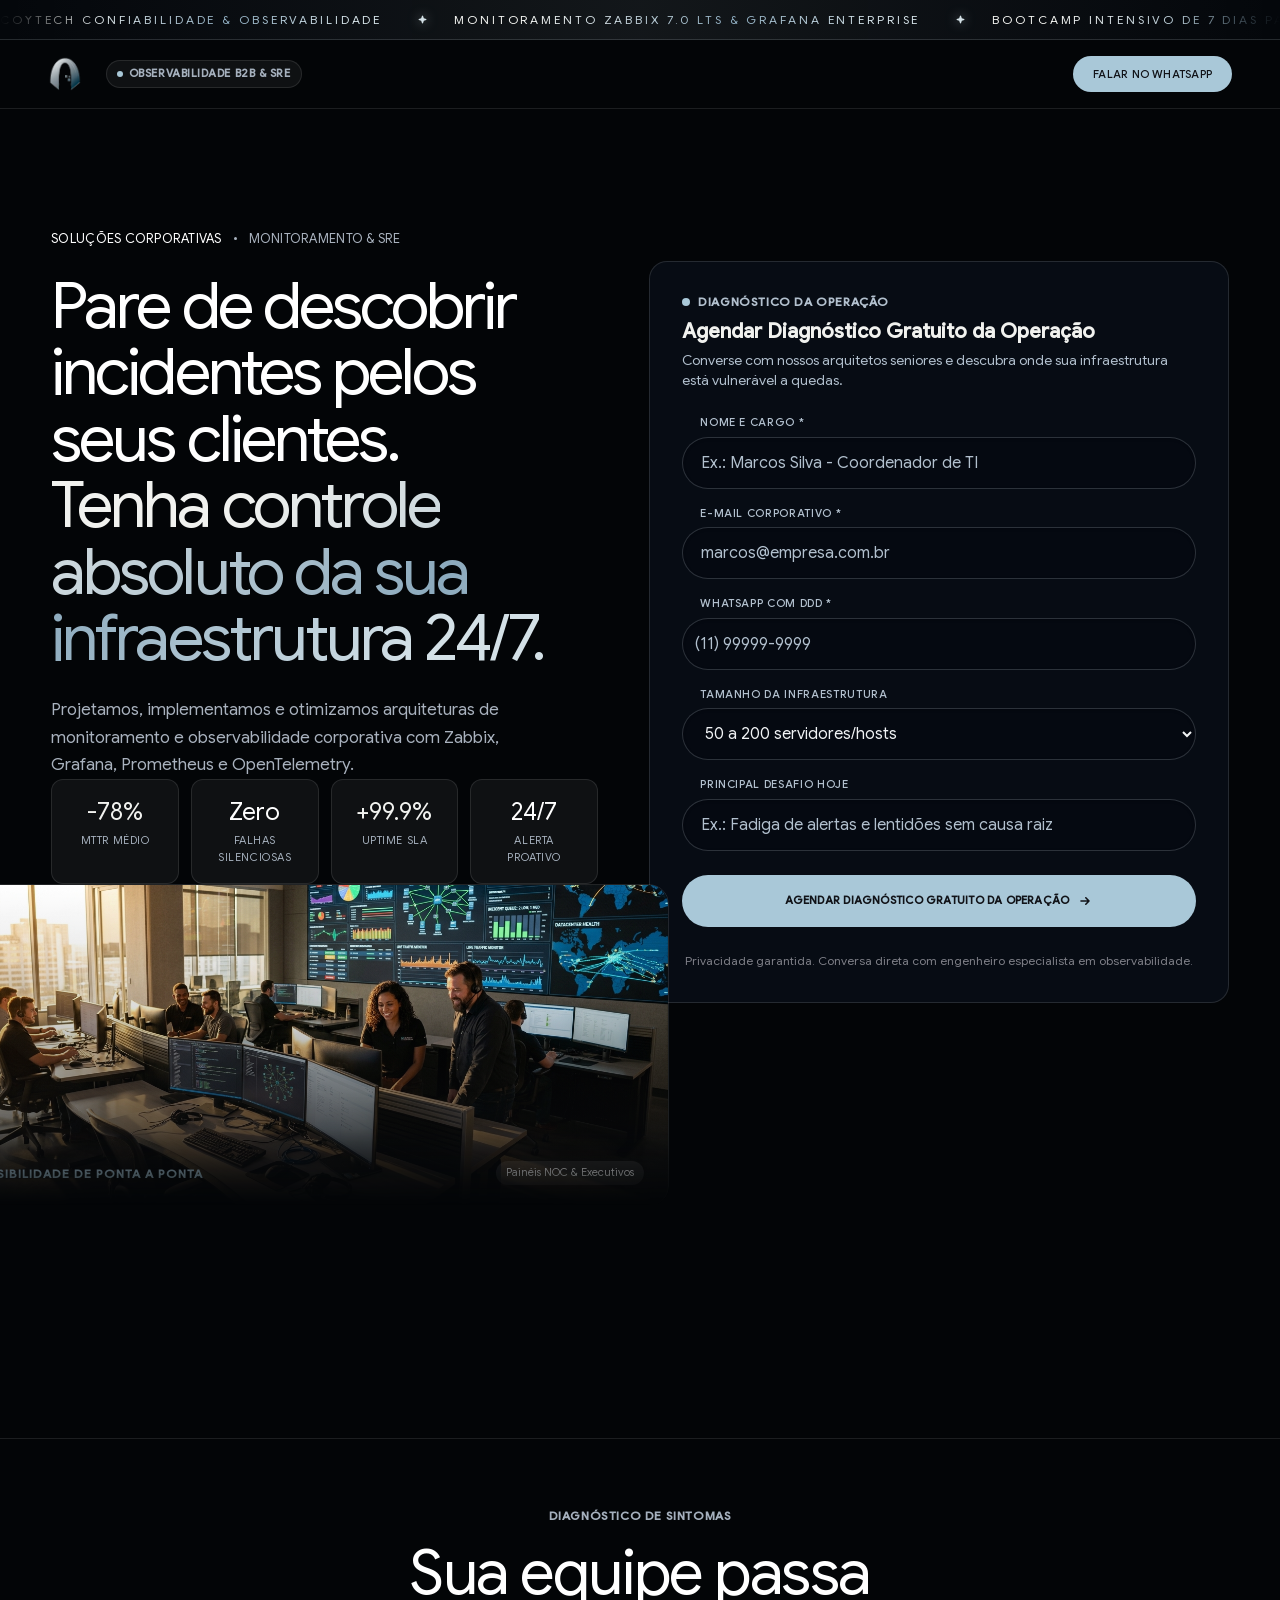
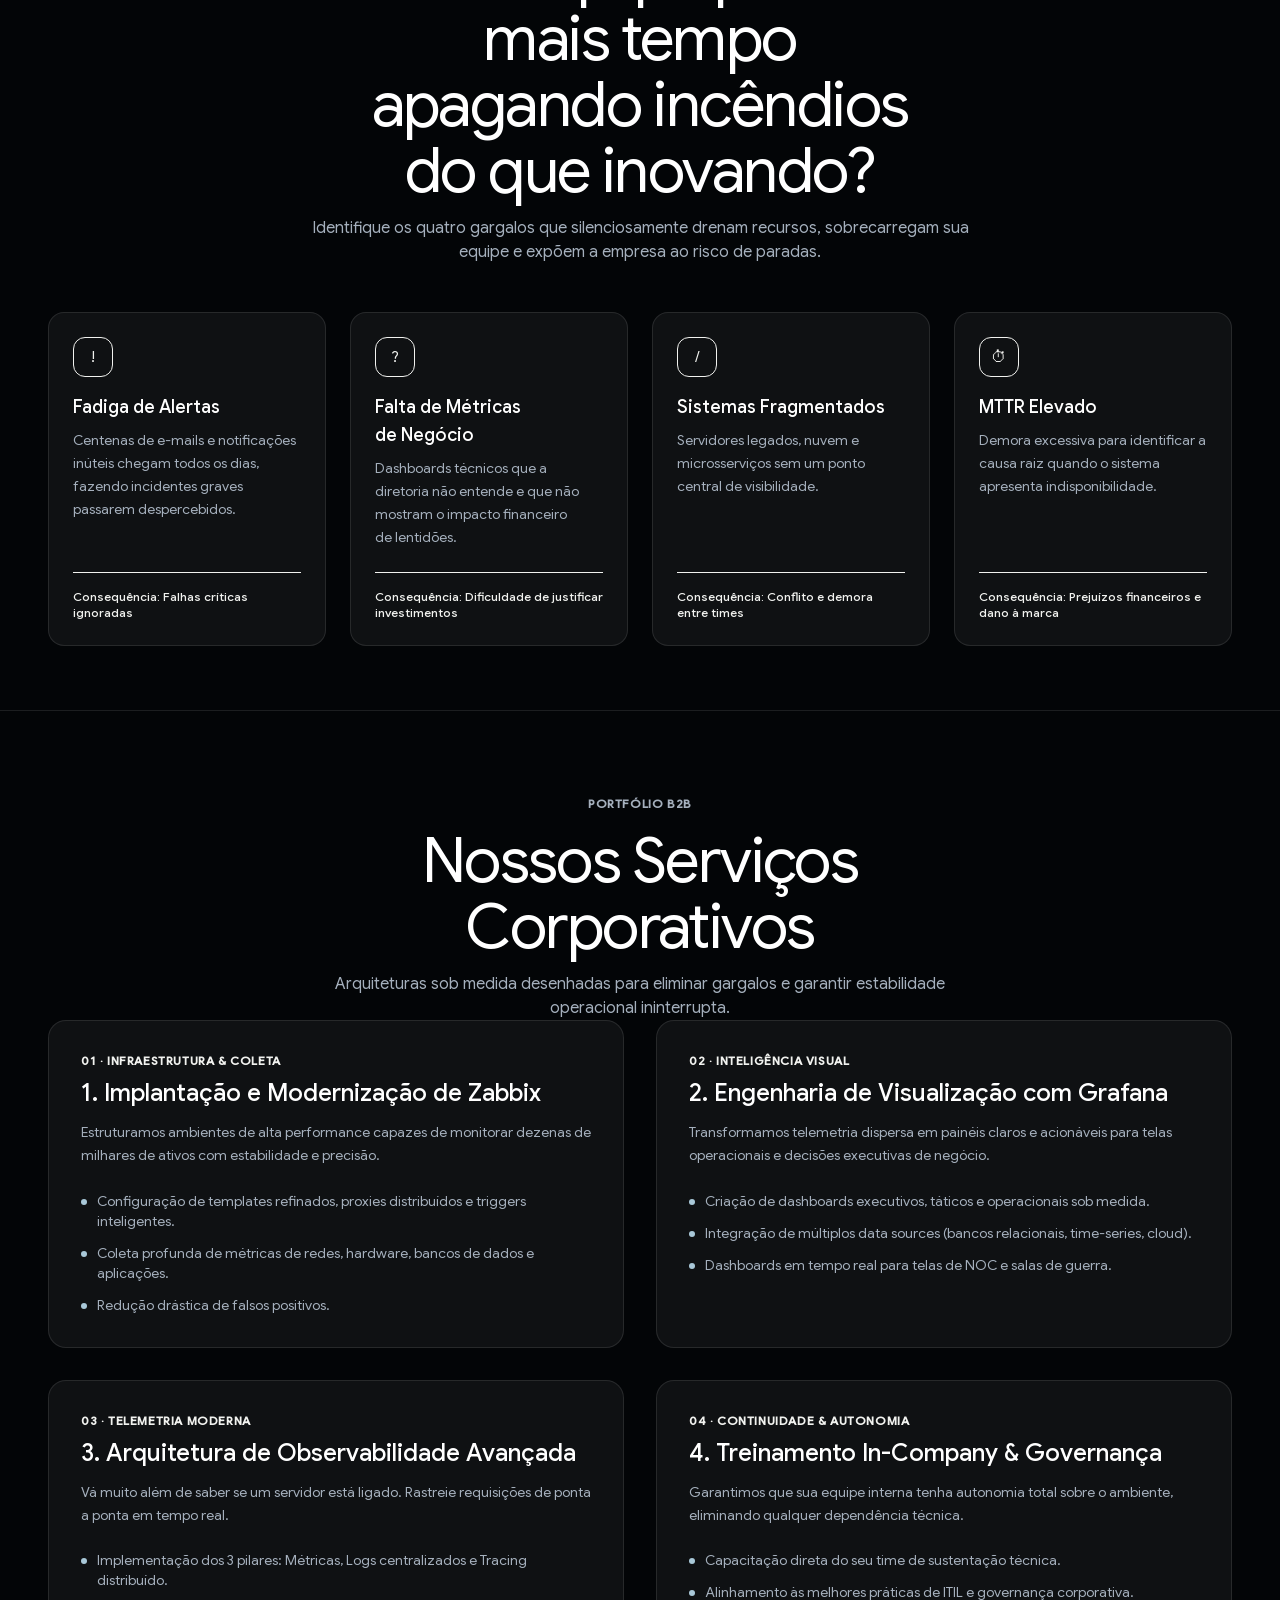
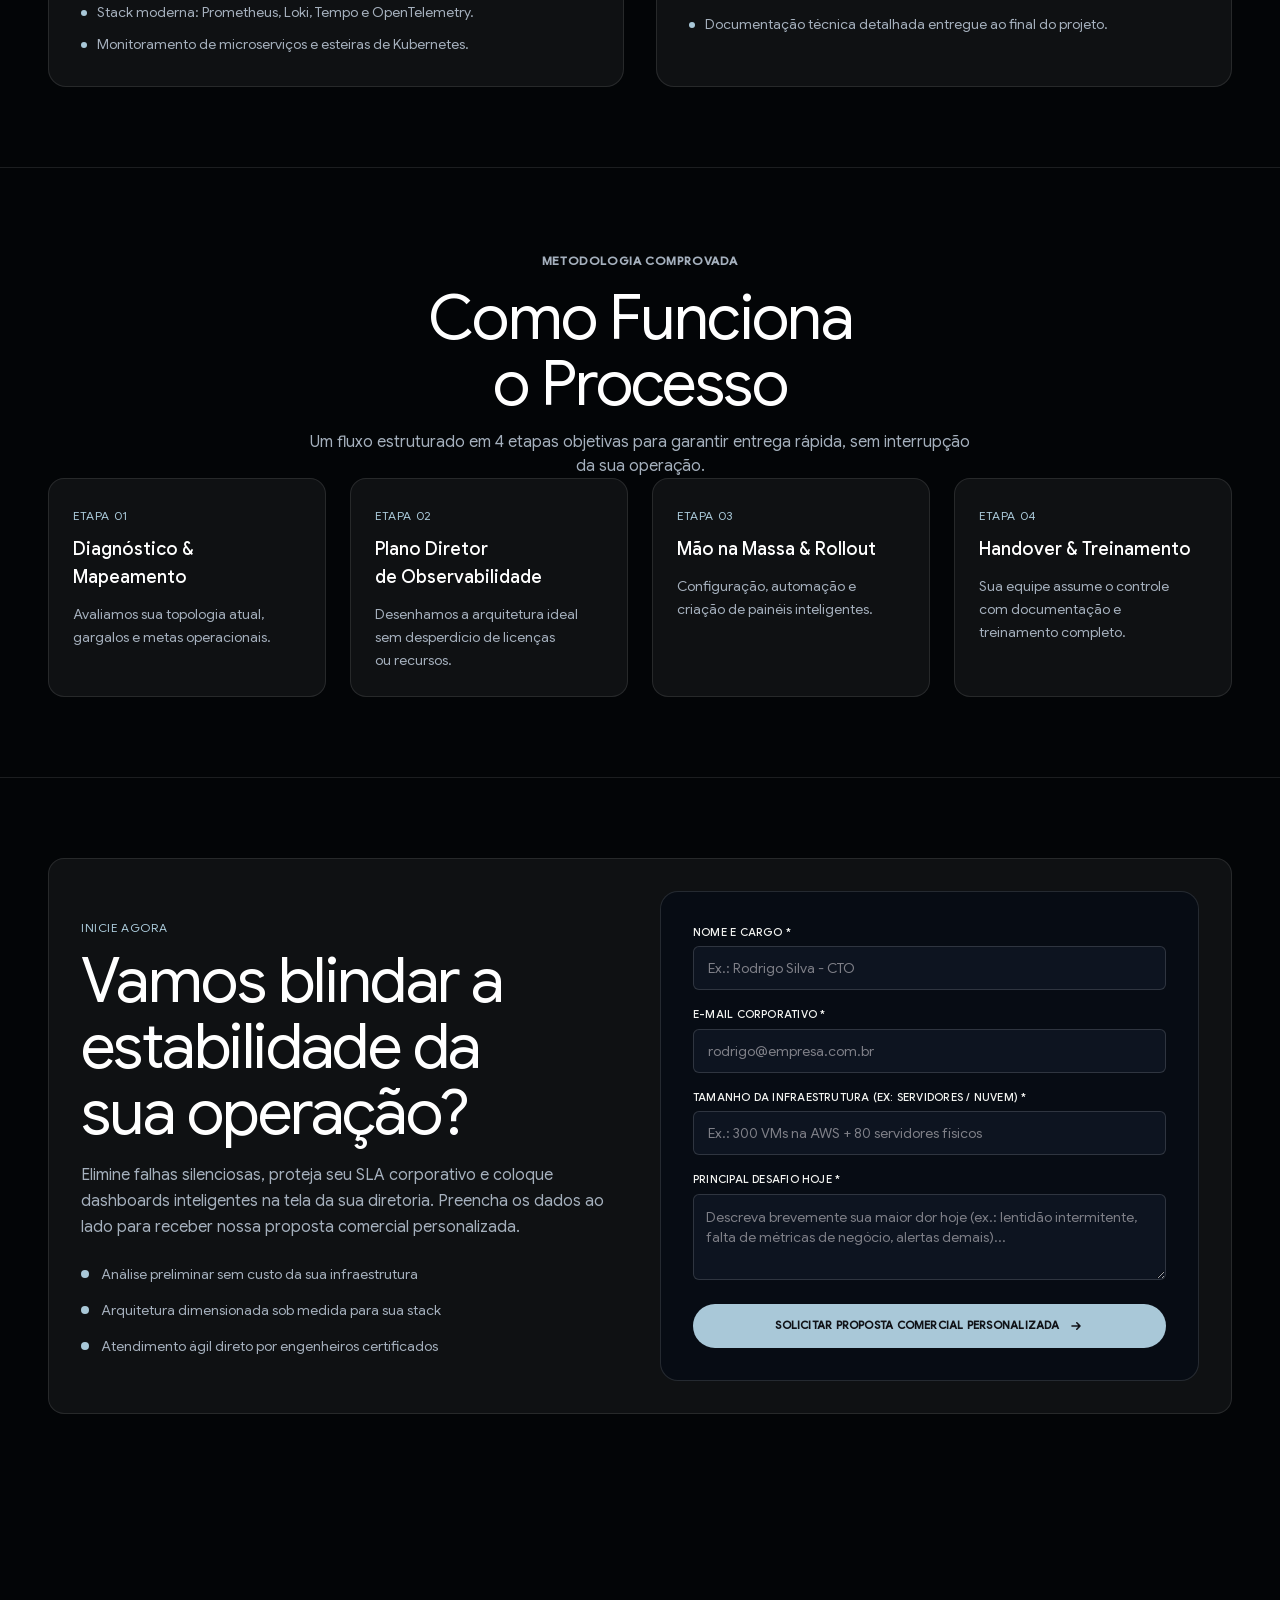
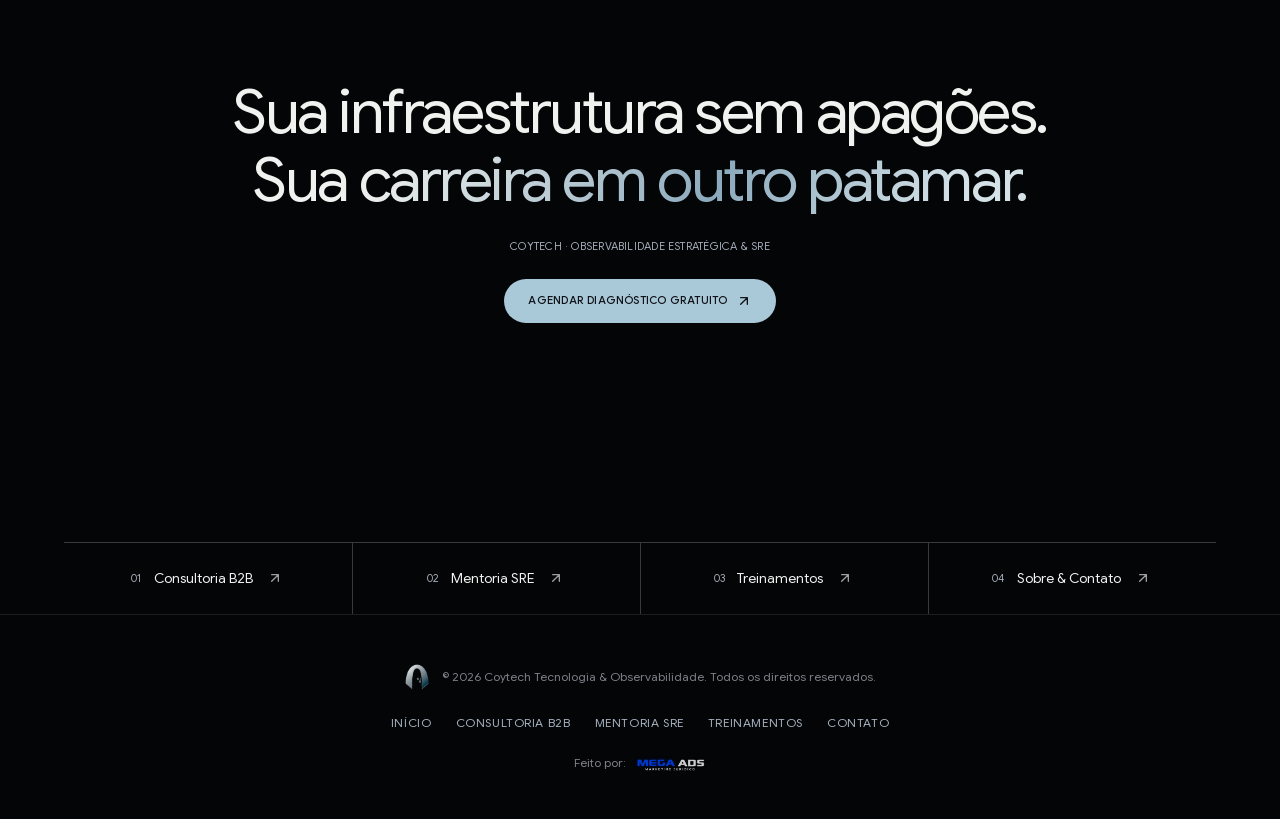
<file: consultoria-empresas.html>
<!DOCTYPE html>
<html lang="pt-BR">
<head>
  <meta charset="utf-8">
  <meta name="viewport" content="width=device-width, initial-scale=1, viewport-fit=cover">
  <title>Consultoria &amp; Serviços Corporativos em Observabilidade | Coytech</title>
  <meta name="description" content="Pare de descobrir incidentes pelos seus clientes. Tenha controle absoluto da sua infraestrutura 24/7 com Zabbix, Grafana, Prometheus e OpenTelemetry.">
  <link rel="canonical" href="https://coytech.com.br/">
  <meta property="og:type" content="website">
  <meta property="og:site_name" content="Coytech">
  <meta property="og:locale" content="pt_BR">
  <meta property="og:title" content="Consultoria &amp; Serviços Corporativos em Observabilidade | Coytech">
  <meta property="og:description" content="Pare de descobrir incidentes pelos seus clientes. Tenha controle absoluto da sua infraestrutura 24/7 com Zabbix, Grafana, Prometheus e OpenTelemetry.">
  <meta property="og:url" content="https://coytech.com.br/">
  <meta property="og:image" content="https://coytech.com.br/assets/imagem/noc-monitoring-center.jpg">
  <meta property="og:image:alt" content="Coytech Observabilidade Estratégica &amp; SRE">
  <meta name="twitter:card" content="summary_large_image">
  <meta name="twitter:site" content="@Coytech">
  <meta name="twitter:title" content="Consultoria &amp; Serviços Corporativos em Observabilidade | Coytech">
  <meta name="twitter:description" content="Pare de descobrir incidentes pelos seus clientes. Tenha controle absoluto da sua infraestrutura 24/7 com Zabbix, Grafana, Prometheus e OpenTelemetry.">
  <meta name="twitter:image" content="https://coytech.com.br/assets/imagem/noc-monitoring-center.jpg">
  
  <link rel="icon" type="image/png" href="assets/imagem/logo-circle.png">
  <link rel="apple-touch-icon" href="assets/imagem/logo-circle.png">
  
  <!-- Fontes Google Sans e Inter -->
  <link rel="preload" href="fonts/google-sans/google-sans-latin.woff2" as="font" type="font/woff2" crossorigin>
  <link rel="preconnect" href="https://fonts.googleapis.com">
  <link rel="preconnect" href="https://fonts.gstatic.com" crossorigin>
  <link href="https://fonts.googleapis.com/css2?family=Plus+Jakarta+Sans:wght@300;400;500;600;700;800;900&family=JetBrains+Mono:wght@400;600&display=swap" rel="stylesheet">
  
  <!-- CSS Oficial Black Design System -->
  <link rel="stylesheet" href="_astro/BaseLayout.Cypw8gFN.css">
  <style>
    [data-tem-cor] .destaque-fundo{background-color:var(--cor-evento);color:var(--cor-evento-texto)}
    [data-tem-cor] .destaque-texto{color:var(--cor-evento)}
    [data-tem-cor] .destaque-borda{border-color:var(--cor-evento)}
    [data-tem-cor] .fundo-suave{background-color:var(--cor-evento-suave)}
    [data-tem-cor] .bg-lime{background-color:var(--cor-evento);color:var(--cor-evento-texto)}
    [data-tem-cor] .hover\:bg-lime-strong:hover,[data-tem-cor] .bg-lime-strong{background-color:color-mix(in oklab, var(--cor-evento) 88%, black);color:var(--cor-evento-texto)}
    [data-tem-cor] .text-lime{color:var(--cor-evento)}
    [data-tem-cor] :is(input,textarea,select):focus-visible{outline-color:var(--cor-evento);border-color:var(--cor-evento)}
    .silhueta{filter:grayscale()brightness(0);opacity:.88}
    .tema-escuro .silhueta{filter:grayscale()brightness(0)invert();opacity:.82}
  </style>
  <link rel="stylesheet" href="_astro/EstiloBlack.DNpDmF-b.css">
  <style>
    .human-live-pulso{animation:human-live-pulso var(--human-live-pulso-duracao) var(--ease-out-strong) infinite}
    @keyframes human-live-pulso{0%,to{opacity:1}50%{opacity:var(--human-live-pulso-minimo)}}
    @media (prefers-reduced-motion:reduce){.human-live-pulso{animation:none}}
    .black-letreiro{height:var(--black-letreiro-altura);background:var(--black-letreiro-brilho), var(--black-letreiro-fundo);border-bottom:1px solid var(--black-letreiro-linha);position:relative;overflow:hidden}
    .black-letreiro:after{content:"";inset-block:0;width:var(--black-letreiro-reflexo-largura);background:var(--black-letreiro-reflexo);mix-blend-mode:screen;pointer-events:none;animation:black-letreiro-reflexo var(--black-letreiro-reflexo-ciclo) linear infinite;position:absolute;left:0;transform:translate(-100%)}
    .black-letreiro-janela{height:100%;mask-image:linear-gradient(90deg, transparent 0%, black var(--black-letreiro-borda), black calc(100% - var(--black-letreiro-borda)), transparent 100%);align-items:center;display:flex}
    .black-letreiro-trilho{width:max-content;animation:marquee var(--black-letreiro-ciclo) linear infinite;display:flex}
    .black-letreiro-grupo,.black-letreiro-item{align-items:center;display:flex}
    .black-letreiro-item{gap:var(--black-letreiro-espaco);padding-right:var(--black-letreiro-espaco);white-space:nowrap}
    .black-letreiro-texto{font-size:var(--black-letreiro-texto);letter-spacing:var(--black-letreiro-tracking);text-transform:uppercase;background:var(--black-silver-gradient);-webkit-text-fill-color:transparent;background-clip:text;font-weight:400;line-height:1}
    .black-letreiro-item .black-letreiro-icone{width:var(--black-letreiro-icone);height:var(--black-letreiro-icone);color:var(--black-letreiro-icone-cor);filter:drop-shadow(var(--black-letreiro-icone-brilho));flex-shrink:0}
    .black-letreiro-frase{clip-path:inset(50%);white-space:nowrap;width:1px;height:1px;margin:0;position:absolute;overflow:hidden}
    @keyframes black-letreiro-reflexo{0%{transform:translate(-100%)}45%,to{transform:translate(100vw)}}
    .campanha-black-2026:has(.black-letreiro){--black-letreiro-reserva:var(--black-letreiro-altura)}
    .black-letreiro~main{position:relative}
    .black-letreiro~main.min-h-svh{min-height:calc(100svh - var(--black-letreiro-reserva))}
  </style>
  <link rel="stylesheet" href="_astro/registro.Bi5SOKmQ.css">
  <style>
    .marcas{align-items:center;gap:var(--brands-caption-gap,var(--sp-2));padding:var(--brands-block-space,var(--sp-1)) var(--brands-inline-space,var(--secao-x));border-top:var(--brands-border,1px solid var(--borda));grid-template-columns:minmax(0,1fr);display:grid}
    .titulo{font-size:var(--brands-caption-size,var(--video-brands-caption-size));text-align:center;color:var(--brands-caption-color,var(--tinta-suave));line-height:1.5}
    .logos{min-width:var(--brands-loop-min-width,auto);justify-content:space-around;align-items:center;gap:var(--brands-logo-gap,var(--sp-2));padding:0 var(--brands-logo-gap,var(--sp-2)) 0 0;flex:none;margin:0;list-style:none;display:flex}
    .logo{width:var(--brands-logo-width,var(--video-marquee-logo));opacity:var(--brands-logo-opacity,.8);flex:none;place-items:center;display:grid}
    .logo img{width:100%;height:var(--brands-logo-height,var(--video-brand-height));object-fit:contain;filter:brightness(0)invert()}
    .janela{min-width:0;mask-image:var(--brands-edge-mask,none);-webkit-mask-image:var(--brands-edge-mask,none);overflow:hidden}
    .trilho{width:max-content;animation:marcas-passando var(--brands-duration,var(--video-marquee-duration)) linear infinite;display:flex}
    @keyframes marcas-passando{to{transform:translateX(var(--brands-loop-end,-50%))}}
  </style>
</head>
<body class="tema-escuro campanha-black-2026" style="--cor-evento:#a9c8d8;--cor-evento-texto:#111318;--cor-evento-suave:rgb(169 200 216 / 10%);--cor-evento-rotulo:#a9c8d8" data-tem-cor="sim">


<!-- TOP LETREIRO TICKER -->
<div class="black-letreiro" data-astro-cid-flpssvsm>
  <p class="black-letreiro-frase black-letreiro-texto" data-astro-cid-flpssvsm>Coytech Observabilidade Estratégica &amp; SRE</p>
  <div class="black-letreiro-janela" aria-hidden="true" data-astro-cid-flpssvsm>
    <div class="black-letreiro-trilho" data-astro-cid-flpssvsm>
      <span class="black-letreiro-grupo" data-astro-cid-flpssvsm>
        
    <span class="black-letreiro-item" data-astro-cid-flpssvsm>
      <span class="black-letreiro-texto" data-astro-cid-flpssvsm>Coytech Confiabilidade &amp; Observabilidade</span>
      <svg viewBox="0 0 256 256" class="size-5 shrink-0 black-letreiro-icone" fill="none" stroke="currentColor" stroke-width="1.6" stroke-linecap="round" stroke-linejoin="round" aria-hidden="true"><path fill="currentColor" d="M240 128a15.79 15.79 0 0 1-10.5 15l-63.44 23.07L143 229.5a16 16 0 0 1-30 0l-23.06-63.44L26.5 143a16 16 0 0 1 0-30l63.44-23.06L113 26.5a16 16 0 0 1 30 0l23.07 63.44L229.5 113a15.79 15.79 0 0 1 10.5 15"/></svg>
    </span>
    <span class="black-letreiro-item" data-astro-cid-flpssvsm>
      <span class="black-letreiro-texto" data-astro-cid-flpssvsm>Monitoramento Zabbix 7.0 LTS &amp; Grafana Enterprise</span>
      <svg viewBox="0 0 256 256" class="size-5 shrink-0 black-letreiro-icone" fill="none" stroke="currentColor" stroke-width="1.6" stroke-linecap="round" stroke-linejoin="round" aria-hidden="true"><path fill="currentColor" d="M240 128a15.79 15.79 0 0 1-10.5 15l-63.44 23.07L143 229.5a16 16 0 0 1-30 0l-23.06-63.44L26.5 143a16 16 0 0 1 0-30l63.44-23.06L113 26.5a16 16 0 0 1 30 0l23.07 63.44L229.5 113a15.79 15.79 0 0 1 10.5 15"/></svg>
    </span>
    <span class="black-letreiro-item" data-astro-cid-flpssvsm>
      <span class="black-letreiro-texto" data-astro-cid-flpssvsm>Bootcamp Intensivo de 7 Dias para Especialistas</span>
      <svg viewBox="0 0 256 256" class="size-5 shrink-0 black-letreiro-icone" fill="none" stroke="currentColor" stroke-width="1.6" stroke-linecap="round" stroke-linejoin="round" aria-hidden="true"><path fill="currentColor" d="M240 128a15.79 15.79 0 0 1-10.5 15l-63.44 23.07L143 229.5a16 16 0 0 1-30 0l-23.06-63.44L26.5 143a16 16 0 0 1 0-30l63.44-23.06L113 26.5a16 16 0 0 1 30 0l23.07 63.44L229.5 113a15.79 15.79 0 0 1 10.5 15"/></svg>
    </span>
    <span class="black-letreiro-item" data-astro-cid-flpssvsm>
      <span class="black-letreiro-texto" data-astro-cid-flpssvsm>Consultoria B2B para Ambientes Críticos</span>
      <svg viewBox="0 0 256 256" class="size-5 shrink-0 black-letreiro-icone" fill="none" stroke="currentColor" stroke-width="1.6" stroke-linecap="round" stroke-linejoin="round" aria-hidden="true"><path fill="currentColor" d="M240 128a15.79 15.79 0 0 1-10.5 15l-63.44 23.07L143 229.5a16 16 0 0 1-30 0l-23.06-63.44L26.5 143a16 16 0 0 1 0-30l63.44-23.06L113 26.5a16 16 0 0 1 30 0l23.07 63.44L229.5 113a15.79 15.79 0 0 1 10.5 15"/></svg>
    </span>
  
        
    <span class="black-letreiro-item" data-astro-cid-flpssvsm>
      <span class="black-letreiro-texto" data-astro-cid-flpssvsm>Coytech Confiabilidade &amp; Observabilidade</span>
      <svg viewBox="0 0 256 256" class="size-5 shrink-0 black-letreiro-icone" fill="none" stroke="currentColor" stroke-width="1.6" stroke-linecap="round" stroke-linejoin="round" aria-hidden="true"><path fill="currentColor" d="M240 128a15.79 15.79 0 0 1-10.5 15l-63.44 23.07L143 229.5a16 16 0 0 1-30 0l-23.06-63.44L26.5 143a16 16 0 0 1 0-30l63.44-23.06L113 26.5a16 16 0 0 1 30 0l23.07 63.44L229.5 113a15.79 15.79 0 0 1 10.5 15"/></svg>
    </span>
    <span class="black-letreiro-item" data-astro-cid-flpssvsm>
      <span class="black-letreiro-texto" data-astro-cid-flpssvsm>Monitoramento Zabbix 7.0 LTS &amp; Grafana Enterprise</span>
      <svg viewBox="0 0 256 256" class="size-5 shrink-0 black-letreiro-icone" fill="none" stroke="currentColor" stroke-width="1.6" stroke-linecap="round" stroke-linejoin="round" aria-hidden="true"><path fill="currentColor" d="M240 128a15.79 15.79 0 0 1-10.5 15l-63.44 23.07L143 229.5a16 16 0 0 1-30 0l-23.06-63.44L26.5 143a16 16 0 0 1 0-30l63.44-23.06L113 26.5a16 16 0 0 1 30 0l23.07 63.44L229.5 113a15.79 15.79 0 0 1 10.5 15"/></svg>
    </span>
    <span class="black-letreiro-item" data-astro-cid-flpssvsm>
      <span class="black-letreiro-texto" data-astro-cid-flpssvsm>Bootcamp Intensivo de 7 Dias para Especialistas</span>
      <svg viewBox="0 0 256 256" class="size-5 shrink-0 black-letreiro-icone" fill="none" stroke="currentColor" stroke-width="1.6" stroke-linecap="round" stroke-linejoin="round" aria-hidden="true"><path fill="currentColor" d="M240 128a15.79 15.79 0 0 1-10.5 15l-63.44 23.07L143 229.5a16 16 0 0 1-30 0l-23.06-63.44L26.5 143a16 16 0 0 1 0-30l63.44-23.06L113 26.5a16 16 0 0 1 30 0l23.07 63.44L229.5 113a15.79 15.79 0 0 1 10.5 15"/></svg>
    </span>
    <span class="black-letreiro-item" data-astro-cid-flpssvsm>
      <span class="black-letreiro-texto" data-astro-cid-flpssvsm>Consultoria B2B para Ambientes Críticos</span>
      <svg viewBox="0 0 256 256" class="size-5 shrink-0 black-letreiro-icone" fill="none" stroke="currentColor" stroke-width="1.6" stroke-linecap="round" stroke-linejoin="round" aria-hidden="true"><path fill="currentColor" d="M240 128a15.79 15.79 0 0 1-10.5 15l-63.44 23.07L143 229.5a16 16 0 0 1-30 0l-23.06-63.44L26.5 143a16 16 0 0 1 0-30l63.44-23.06L113 26.5a16 16 0 0 1 30 0l23.07 63.44L229.5 113a15.79 15.79 0 0 1 10.5 15"/></svg>
    </span>
  
      </span>
      <span class="black-letreiro-grupo" data-astro-cid-flpssvsm>
        
    <span class="black-letreiro-item" data-astro-cid-flpssvsm>
      <span class="black-letreiro-texto" data-astro-cid-flpssvsm>Coytech Confiabilidade &amp; Observabilidade</span>
      <svg viewBox="0 0 256 256" class="size-5 shrink-0 black-letreiro-icone" fill="none" stroke="currentColor" stroke-width="1.6" stroke-linecap="round" stroke-linejoin="round" aria-hidden="true"><path fill="currentColor" d="M240 128a15.79 15.79 0 0 1-10.5 15l-63.44 23.07L143 229.5a16 16 0 0 1-30 0l-23.06-63.44L26.5 143a16 16 0 0 1 0-30l63.44-23.06L113 26.5a16 16 0 0 1 30 0l23.07 63.44L229.5 113a15.79 15.79 0 0 1 10.5 15"/></svg>
    </span>
    <span class="black-letreiro-item" data-astro-cid-flpssvsm>
      <span class="black-letreiro-texto" data-astro-cid-flpssvsm>Monitoramento Zabbix 7.0 LTS &amp; Grafana Enterprise</span>
      <svg viewBox="0 0 256 256" class="size-5 shrink-0 black-letreiro-icone" fill="none" stroke="currentColor" stroke-width="1.6" stroke-linecap="round" stroke-linejoin="round" aria-hidden="true"><path fill="currentColor" d="M240 128a15.79 15.79 0 0 1-10.5 15l-63.44 23.07L143 229.5a16 16 0 0 1-30 0l-23.06-63.44L26.5 143a16 16 0 0 1 0-30l63.44-23.06L113 26.5a16 16 0 0 1 30 0l23.07 63.44L229.5 113a15.79 15.79 0 0 1 10.5 15"/></svg>
    </span>
    <span class="black-letreiro-item" data-astro-cid-flpssvsm>
      <span class="black-letreiro-texto" data-astro-cid-flpssvsm>Bootcamp Intensivo de 7 Dias para Especialistas</span>
      <svg viewBox="0 0 256 256" class="size-5 shrink-0 black-letreiro-icone" fill="none" stroke="currentColor" stroke-width="1.6" stroke-linecap="round" stroke-linejoin="round" aria-hidden="true"><path fill="currentColor" d="M240 128a15.79 15.79 0 0 1-10.5 15l-63.44 23.07L143 229.5a16 16 0 0 1-30 0l-23.06-63.44L26.5 143a16 16 0 0 1 0-30l63.44-23.06L113 26.5a16 16 0 0 1 30 0l23.07 63.44L229.5 113a15.79 15.79 0 0 1 10.5 15"/></svg>
    </span>
    <span class="black-letreiro-item" data-astro-cid-flpssvsm>
      <span class="black-letreiro-texto" data-astro-cid-flpssvsm>Consultoria B2B para Ambientes Críticos</span>
      <svg viewBox="0 0 256 256" class="size-5 shrink-0 black-letreiro-icone" fill="none" stroke="currentColor" stroke-width="1.6" stroke-linecap="round" stroke-linejoin="round" aria-hidden="true"><path fill="currentColor" d="M240 128a15.79 15.79 0 0 1-10.5 15l-63.44 23.07L143 229.5a16 16 0 0 1-30 0l-23.06-63.44L26.5 143a16 16 0 0 1 0-30l63.44-23.06L113 26.5a16 16 0 0 1 30 0l23.07 63.44L229.5 113a15.79 15.79 0 0 1 10.5 15"/></svg>
    </span>
  
        
    <span class="black-letreiro-item" data-astro-cid-flpssvsm>
      <span class="black-letreiro-texto" data-astro-cid-flpssvsm>Coytech Confiabilidade &amp; Observabilidade</span>
      <svg viewBox="0 0 256 256" class="size-5 shrink-0 black-letreiro-icone" fill="none" stroke="currentColor" stroke-width="1.6" stroke-linecap="round" stroke-linejoin="round" aria-hidden="true"><path fill="currentColor" d="M240 128a15.79 15.79 0 0 1-10.5 15l-63.44 23.07L143 229.5a16 16 0 0 1-30 0l-23.06-63.44L26.5 143a16 16 0 0 1 0-30l63.44-23.06L113 26.5a16 16 0 0 1 30 0l23.07 63.44L229.5 113a15.79 15.79 0 0 1 10.5 15"/></svg>
    </span>
    <span class="black-letreiro-item" data-astro-cid-flpssvsm>
      <span class="black-letreiro-texto" data-astro-cid-flpssvsm>Monitoramento Zabbix 7.0 LTS &amp; Grafana Enterprise</span>
      <svg viewBox="0 0 256 256" class="size-5 shrink-0 black-letreiro-icone" fill="none" stroke="currentColor" stroke-width="1.6" stroke-linecap="round" stroke-linejoin="round" aria-hidden="true"><path fill="currentColor" d="M240 128a15.79 15.79 0 0 1-10.5 15l-63.44 23.07L143 229.5a16 16 0 0 1-30 0l-23.06-63.44L26.5 143a16 16 0 0 1 0-30l63.44-23.06L113 26.5a16 16 0 0 1 30 0l23.07 63.44L229.5 113a15.79 15.79 0 0 1 10.5 15"/></svg>
    </span>
    <span class="black-letreiro-item" data-astro-cid-flpssvsm>
      <span class="black-letreiro-texto" data-astro-cid-flpssvsm>Bootcamp Intensivo de 7 Dias para Especialistas</span>
      <svg viewBox="0 0 256 256" class="size-5 shrink-0 black-letreiro-icone" fill="none" stroke="currentColor" stroke-width="1.6" stroke-linecap="round" stroke-linejoin="round" aria-hidden="true"><path fill="currentColor" d="M240 128a15.79 15.79 0 0 1-10.5 15l-63.44 23.07L143 229.5a16 16 0 0 1-30 0l-23.06-63.44L26.5 143a16 16 0 0 1 0-30l63.44-23.06L113 26.5a16 16 0 0 1 30 0l23.07 63.44L229.5 113a15.79 15.79 0 0 1 10.5 15"/></svg>
    </span>
    <span class="black-letreiro-item" data-astro-cid-flpssvsm>
      <span class="black-letreiro-texto" data-astro-cid-flpssvsm>Consultoria B2B para Ambientes Críticos</span>
      <svg viewBox="0 0 256 256" class="size-5 shrink-0 black-letreiro-icone" fill="none" stroke="currentColor" stroke-width="1.6" stroke-linecap="round" stroke-linejoin="round" aria-hidden="true"><path fill="currentColor" d="M240 128a15.79 15.79 0 0 1-10.5 15l-63.44 23.07L143 229.5a16 16 0 0 1-30 0l-23.06-63.44L26.5 143a16 16 0 0 1 0-30l63.44-23.06L113 26.5a16 16 0 0 1 30 0l23.07 63.44L229.5 113a15.79 15.79 0 0 1 10.5 15"/></svg>
    </span>
  
      </span>
    </div>
  </div>
</div>
<script type="module">
var e=document.querySelector(`.black-letreiro`);
if(e){let t=0,n=()=>{t=0;let n=Math.max(0,e.getBoundingClientRect().bottom);document.body.style.setProperty(`--black-letreiro-visivel`,`${n}px`)};addEventListener(`scroll`,()=>{t||=requestAnimationFrame(n)},{passive:!0}),n()}
</script>

<!-- NAVBAR -->
<header class="relative z-10 border-b border-white/10" data-astro-cid-z7xolria>
  <div class="mx-auto flex max-w-(--container-content) items-center justify-between px-5 sm:px-8 lg:px-12 py-4 lg:py-5" data-astro-cid-z7xolria>
    <div class="flex items-center gap-6">
      <a href="index.html" class="flex items-center gap-3 no-underline">
        <img src="assets/imagem/logo.png" alt="Coytech Logo" class="h-8 sm:h-9 w-auto">
      </a>
      <span class="hidden sm:inline-flex items-center gap-1.5 rounded-full border border-white/10 bg-white/5 px-2.5 py-1 text-[11px] font-semibold uppercase tracking-wider text-ink-soft">
        <span class="size-1.5 rounded-full bg-lime"></span>
        Observabilidade B2B &amp; SRE
      </span>
    </div>

    <!-- Navegação Desktop -->
    <nav class="hidden md:flex items-center gap-7 text-sm font-medium">
      <a href="index.html" class="text-ink-soft hover:text-white transition-colors no-underline">Início</a>
      <a href="consultoria-empresas.html" class="text-white font-semibold transition-colors no-underline">Consultoria B2B</a>
      <a href="mentoria-carreira.html" class="text-ink-soft hover:text-white transition-colors no-underline">Mentoria SRE</a>
      <a href="treinamentos.html" class="text-ink-soft hover:text-white transition-colors no-underline">Treinamentos</a>
      <a href="sobre-contato.html" class="text-ink-soft hover:text-white transition-colors no-underline">Sobre &amp; Contato</a>
    </nav>

    <div class="flex items-center gap-4">
      <p class="hidden xl:inline-flex items-center gap-2 rounded-full border border-ink/15 px-3 py-1.5 text-label text-ink-soft uppercase" data-astro-cid-z7xolria>
        <span class="relative flex size-2" data-astro-cid-z7xolria>
          <span class="absolute inline-flex size-full animate-ping rounded-full bg-lime opacity-70" data-astro-cid-z7xolria></span>
          <span class="relative inline-flex size-2 rounded-full bg-lime" data-astro-cid-z7xolria></span>
        </span>
        Operação Ativa 24/7 · Zabbix 7.0
      </p>
      <a href="https://wa.me/5511999999999?text=Ol%C3%A1%2C%20gostaria%20de%20um%20diagn%C3%B3stico%20de%20observabilidade%20para%20minha%20empresa" class="inline-flex items-center justify-center gap-2 rounded-full text-label font-medium uppercase no-underline transition-[background-color,color,transform] duration-(--duration-quick) ease-(--ease-out-strong) active:scale-[0.97] bg-lime text-lime-ink hover:bg-lime-strong h-9 px-4 sm:px-5">
        Falar no WhatsApp
      </a>
    </div>
  </div>
</header>
<main data-astro-cid-z7xolria>


<!-- HERO SECTION: B2B OBSERVABILIDADE -->
<section class="section-rhythm relative overflow-hidden bg-surface text-ink pagina-abertura py-10 sm:py-14 lg:py-20">
  <div class="mx-auto w-full max-w-(--container-content) px-5 sm:px-8 lg:px-12">
    <!-- Ambient 3D Glow Lights -->
    <div class="black-stage pointer-events-none absolute inset-0 z-0 overflow-hidden" aria-hidden="true">
      <div class="black-hero-ambient">
        <span class="black-hero-light black-hero-light--blue"></span>
        <span class="black-hero-light black-hero-light--ice"></span>
        <span class="black-hero-light black-hero-light--navy"></span>
      </div>
    </div>

    <div class="pagina-abertura-grade relative z-10 grid gap-10 lg:grid-cols-[minmax(0,1fr)_minmax(0,27rem)] lg:gap-16 lg:items-start">
      <div class="black-hero-copy min-w-0">
        <p class="black-hero-date text-label uppercase">
          <span>Soluções Corporativas</span>
          <span class="black-hero-date-divider" aria-hidden="true"></span>
          <span>Monitoramento &amp; SRE</span>
        </p>
        <h1 style="max-width:24ch" class="font-display font-normal text-pretty text-display-lg black-hero-title text-white">
          Pare de descobrir incidentes pelos seus clientes.<br>
          <span class="black-silver-type">Tenha controle absoluto da sua infraestrutura 24/7.</span>
        </h1>
        <p class="font-body text-lead text-ink-soft text-pretty black-hero-subtitle" style="max-width:43ch">
          Projetamos, implementamos e otimizamos arquiteturas de monitoramento e observabilidade corporativa com Zabbix, Grafana, Prometheus e OpenTelemetry.
        </p>

        <!-- Metric Badges -->
        <div class="grid grid-cols-2 sm:grid-cols-4 gap-3 my-8">
          <div class="rounded-xl border border-white/10 bg-white/5 p-4 text-center backdrop-blur-sm">
            <div class="text-2xl lg:text-3xl font-extrabold text-[#a9c8d8]">-78%</div>
            <div class="text-[11px] uppercase tracking-wider text-ink-soft mt-1">MTTR Médio</div>
          </div>
          <div class="rounded-xl border border-white/10 bg-white/5 p-4 text-center backdrop-blur-sm">
            <div class="text-2xl lg:text-3xl font-extrabold text-white">Zero</div>
            <div class="text-[11px] uppercase tracking-wider text-ink-soft mt-1">Falhas Silenciosas</div>
          </div>
          <div class="rounded-xl border border-white/10 bg-white/5 p-4 text-center backdrop-blur-sm">
            <div class="text-2xl lg:text-3xl font-extrabold text-[#a9c8d8]">+99.9%</div>
            <div class="text-[11px] uppercase tracking-wider text-ink-soft mt-1">Uptime SLA</div>
          </div>
          <div class="rounded-xl border border-white/10 bg-white/5 p-4 text-center backdrop-blur-sm">
            <div class="text-2xl lg:text-3xl font-extrabold text-white">24/7</div>
            <div class="text-[11px] uppercase tracking-wider text-ink-soft mt-1">Alerta Proativo</div>
          </div>
        </div>

        <figure class="black-hero-portrait min-w-0 mb-8">
          <div class="black-portrait-light" style="overflow:hidden;border-radius:20px;border:1px solid rgba(255,255,255,0.12);box-shadow:0 20px 50px rgba(0,0,0,0.7);position:relative;">
            <img src="assets/imagem/noc-monitoring-center.jpg" alt="Centro de Operações de Confiabilidade Coytech" class="black-portrait-image" style="width:100%;height:320px;object-fit:cover;display:block;">
            <div style="position:absolute;inset:0;background:linear-gradient(to top, rgba(10,11,14,0.92) 0%, rgba(10,11,14,0.15) 60%, transparent 100%);pointer-events:none;"></div>
            <div style="position:absolute;bottom:20px;left:24px;right:24px;display:flex;align-items:center;justify-content:space-between;">
              <span style="font-size:12px;font-weight:600;letter-spacing:1px;text-transform:uppercase;color:#a9c8d8;">Visibilidade de Ponta a Ponta</span>
              <span style="font-size:11px;padding:3px 10px;border-radius:999px;background:rgba(255,255,255,0.1);color:#FFFFFF;">Painéis NOC &amp; Executivos</span>
            </div>
          </div>
        </figure>
      </div>

      <!-- Right Form Card: CTA Principal da SEÇÃO 1 -->
      <div id="diagnostico-operacao" class="scroll-mt-8 rounded-panel border border-ink/10 bg-white p-6 shadow-xl shadow-ink/5 sm:p-8 lg:sticky lg:top-8" data-astro-cid-z7xolria>
        <div class="captura-fluxo w-full captura-etapa" data-tom="claro" data-apresentacao="glass">
          <div class="flex items-center gap-2 mb-2">
            <span class="size-2 rounded-full bg-lime animate-pulse"></span>
            <span class="text-xs uppercase tracking-wider text-ink-soft font-semibold">Diagnóstico da Operação</span>
          </div>
          <h2 class="font-display text-xl text-ink font-semibold">Agendar Diagnóstico Gratuito da Operação</h2>
          <p class="mt-1 mb-6 text-sm text-ink-soft">Converse com nossos arquitetos seniores e descubra onde sua infraestrutura está vulnerável a quedas.</p>
          
          <form class="grid gap-4" action="https://wa.me/5511999999999" method="GET" target="_blank">
            <div class="flex flex-col gap-1.5">
              <label for="b2b-nome" class="text-label font-medium uppercase text-ink">Nome e Cargo *</label>
              <input id="b2b-nome" type="text" required placeholder="Ex.: Marcos Silva - Coordenador de TI" class="campo h-(--size-control) px-3.5 w-full rounded-md border text-sm" name="nome_cargo">
            </div>
            
            <div class="flex flex-col gap-1.5">
              <label for="b2b-email" class="text-label font-medium uppercase text-ink">E-mail Corporativo *</label>
              <input id="b2b-email" type="email" required placeholder="marcos@empresa.com.br" class="campo h-(--size-control) px-3.5 w-full rounded-md border text-sm" name="email">
            </div>

            <div class="flex flex-col gap-1.5">
              <label for="b2b-whats" class="text-label font-medium uppercase text-ink">WhatsApp com DDD *</label>
              <input id="b2b-whats" type="tel" required placeholder="(11) 99999-9999" class="campo h-(--size-control) px-3.5 w-full rounded-md border text-sm" name="whatsapp">
            </div>

            <div class="flex flex-col gap-1.5">
              <label for="b2b-tamanho" class="text-label font-medium uppercase text-ink">Tamanho da Infraestrutura</label>
              <select id="b2b-tamanho" class="campo h-(--size-control) px-3.5 w-full rounded-md border text-sm" name="tamanho_infra">
                <option value="50-200">50 a 200 servidores/hosts</option>
                <option value="200-1000">200 a 1.000 servidores/hosts</option>
                <option value="1000+">Mais de 1.000 servidores (Enterprise)</option>
                <option value="nuvem-hibrida">Nuvem Híbrida / Kubernetes</option>
              </select>
            </div>

            <div class="flex flex-col gap-1.5">
              <label for="b2b-desafio" class="text-label font-medium uppercase text-ink">Principal Desafio Hoje</label>
              <input id="b2b-desafio" type="text" placeholder="Ex.: Fadiga de alertas e lentidões sem causa raiz" class="campo h-(--size-control) px-3.5 w-full rounded-md border text-sm" name="desafio">
            </div>

            <button type="submit" class="mt-2 inline-flex items-center justify-center gap-2 rounded-full text-label font-medium uppercase no-underline transition-[background-color,color,transform] duration-(--duration-quick) ease-(--ease-out-strong) active:scale-[0.97] bg-lime text-lime-ink hover:bg-lime-strong h-11 px-6 w-full cursor-pointer font-semibold">
              Agendar Diagnóstico Gratuito da Operação
              <svg viewBox="0 0 20 20" class="size-4 shrink-0" fill="none" stroke="currentColor" stroke-width="2" stroke-linecap="round" stroke-linejoin="round"><path d="M5 10h10m-4-4l4 4-4 4"/></svg>
            </button>

            <p class="text-center text-[12px] text-ink-softer mt-2">
              Privacidade garantida. Conversa direta com engenheiro especialista em observabilidade.
            </p>
          </form>
        </div>
      </div>
    </div>
  </div>
</section>

<!-- SEÇÃO 2: DORES FREQUENTES DO GESTOR DE TI -->
<section class="section-rhythm relative overflow-hidden bg-surface text-ink py-16 border-t border-white/10">
  <div class="mx-auto w-full max-w-(--container-content) px-5 sm:px-8 lg:px-12">
    <div class="text-center max-w-2xl mx-auto mb-12">
      <span class="text-xs uppercase tracking-wider text-ink-soft font-semibold">Diagnóstico de Sintomas</span>
      <h2 class="font-display text-display-md text-white mt-3">
        Sua equipe passa mais tempo apagando incêndios do que inovando?
      </h2>
      <p class="text-ink-soft mt-3 text-base">
        Identifique os quatro gargalos que silenciosamente drenam recursos, sobrecarregam sua equipe e expõem a empresa ao risco de paradas.
      </p>
    </div>

    <div class="grid grid-cols-1 md:grid-cols-2 lg:grid-cols-4 gap-6">
      <!-- Dor 1 -->
      <div class="rounded-2xl border border-white/10 bg-white/5 p-6 backdrop-blur-sm flex flex-col justify-between">
        <div>
          <div class="size-10 rounded-xl bg-red-500/10 border border-red-500/20 flex items-center justify-center text-red-400 mb-4 font-bold">!</div>
          <h3 class="font-display text-lg text-white font-medium mb-2">Fadiga de Alertas</h3>
          <p class="text-sm text-ink-soft leading-relaxed">
            Centenas de e-mails e notificações inúteis chegam todos os dias, fazendo incidentes graves passarem despercebidos.
          </p>
        </div>
        <div class="mt-6 pt-4 border-t border-white/5 text-xs text-red-400/80 font-medium">Consequência: Falhas críticas ignoradas</div>
      </div>

      <!-- Dor 2 -->
      <div class="rounded-2xl border border-white/10 bg-white/5 p-6 backdrop-blur-sm flex flex-col justify-between">
        <div>
          <div class="size-10 rounded-xl bg-amber-500/10 border border-amber-500/20 flex items-center justify-center text-amber-400 mb-4 font-bold">?</div>
          <h3 class="font-display text-lg text-white font-medium mb-2">Falta de Métricas de Negócio</h3>
          <p class="text-sm text-ink-soft leading-relaxed">
            Dashboards técnicos que a diretoria não entende e que não mostram o impacto financeiro de lentidões.
          </p>
        </div>
        <div class="mt-6 pt-4 border-t border-white/5 text-xs text-amber-400/80 font-medium">Consequência: Dificuldade de justificar investimentos</div>
      </div>

      <!-- Dor 3 -->
      <div class="rounded-2xl border border-white/10 bg-white/5 p-6 backdrop-blur-sm flex flex-col justify-between">
        <div>
          <div class="size-10 rounded-xl bg-blue-500/10 border border-blue-500/20 flex items-center justify-center text-blue-400 mb-4 font-bold">/</div>
          <h3 class="font-display text-lg text-white font-medium mb-2">Sistemas Fragmentados</h3>
          <p class="text-sm text-ink-soft leading-relaxed">
            Servidores legados, nuvem e microsserviços sem um ponto central de visibilidade.
          </p>
        </div>
        <div class="mt-6 pt-4 border-t border-white/5 text-xs text-blue-400/80 font-medium">Consequência: Conflito e demora entre times</div>
      </div>

      <!-- Dor 4 -->
      <div class="rounded-2xl border border-white/10 bg-white/5 p-6 backdrop-blur-sm flex flex-col justify-between">
        <div>
          <div class="size-10 rounded-xl bg-purple-500/10 border border-purple-500/20 flex items-center justify-center text-purple-400 mb-4 font-bold">⏱</div>
          <h3 class="font-display text-lg text-white font-medium mb-2">MTTR Elevado</h3>
          <p class="text-sm text-ink-soft leading-relaxed">
            Demora excessiva para identificar a causa raiz quando o sistema apresenta indisponibilidade.
          </p>
        </div>
        <div class="mt-6 pt-4 border-t border-white/5 text-xs text-purple-400/80 font-medium">Consequência: Prejuízos financeiros e dano à marca</div>
      </div>
    </div>
  </div>
</section>

<!-- SEÇÃO 3: NOSSOS SERVIÇOS CORPORATIVOS -->
<section class="section-rhythm relative overflow-hidden bg-surface text-ink py-20 border-t border-white/10">
  <div class="mx-auto w-full max-w-(--container-content) px-5 sm:px-8 lg:px-12">
    <div class="text-center max-w-2xl mx-auto mb-14">
      <span class="text-xs uppercase tracking-wider text-ink-soft font-semibold">Portfólio B2B</span>
      <h2 class="font-display text-display-md text-white mt-3">
        Nossos Serviços Corporativos
      </h2>
      <p class="text-ink-soft mt-3 text-base">
        Arquiteturas sob medida desenhadas para eliminar gargalos e garantir estabilidade operacional ininterrupta.
      </p>
    </div>

    <div class="grid grid-cols-1 md:grid-cols-2 gap-8">
      <!-- Serviço 1 -->
      <div class="rounded-panel border border-white/10 bg-white/5 p-8 backdrop-blur-sm relative overflow-hidden group hover:border-white/20 transition-all">
        <div class="text-xs uppercase tracking-wider text-[#a9c8d8] font-semibold mb-2">01 · Infraestrutura &amp; Coleta</div>
        <h3 class="font-display text-2xl text-white font-medium mb-3">1. Implantação e Modernização de Zabbix</h3>
        <p class="text-sm text-ink-soft leading-relaxed mb-6">
          Estruturamos ambientes de alta performance capazes de monitorar dezenas de milhares de ativos com estabilidade e precisão.
        </p>
        <ul class="space-y-3 text-sm text-ink-soft">
          <li class="flex items-start gap-2.5">
            <span class="size-1.5 rounded-full bg-lime mt-2 shrink-0"></span>
            <span>Configuração de templates refinados, proxies distribuídos e triggers inteligentes.</span>
          </li>
          <li class="flex items-start gap-2.5">
            <span class="size-1.5 rounded-full bg-lime mt-2 shrink-0"></span>
            <span>Coleta profunda de métricas de redes, hardware, bancos de dados e aplicações.</span>
          </li>
          <li class="flex items-start gap-2.5">
            <span class="size-1.5 rounded-full bg-lime mt-2 shrink-0"></span>
            <span>Redução drástica de falsos positivos.</span>
          </li>
        </ul>
      </div>

      <!-- Serviço 2 -->
      <div class="rounded-panel border border-white/10 bg-white/5 p-8 backdrop-blur-sm relative overflow-hidden group hover:border-white/20 transition-all">
        <div class="text-xs uppercase tracking-wider text-[#a9c8d8] font-semibold mb-2">02 · Inteligência Visual</div>
        <h3 class="font-display text-2xl text-white font-medium mb-3">2. Engenharia de Visualização com Grafana</h3>
        <p class="text-sm text-ink-soft leading-relaxed mb-6">
          Transformamos telemetria dispersa em painéis claros e acionáveis para telas operacionais e decisões executivas de negócio.
        </p>
        <ul class="space-y-3 text-sm text-ink-soft">
          <li class="flex items-start gap-2.5">
            <span class="size-1.5 rounded-full bg-lime mt-2 shrink-0"></span>
            <span>Criação de dashboards executivos, táticos e operacionais sob medida.</span>
          </li>
          <li class="flex items-start gap-2.5">
            <span class="size-1.5 rounded-full bg-lime mt-2 shrink-0"></span>
            <span>Integração de múltiplos data sources (bancos relacionais, time-series, cloud).</span>
          </li>
          <li class="flex items-start gap-2.5">
            <span class="size-1.5 rounded-full bg-lime mt-2 shrink-0"></span>
            <span>Dashboards em tempo real para telas de NOC e salas de guerra.</span>
          </li>
        </ul>
      </div>

      <!-- Serviço 3 -->
      <div class="rounded-panel border border-white/10 bg-white/5 p-8 backdrop-blur-sm relative overflow-hidden group hover:border-white/20 transition-all">
        <div class="text-xs uppercase tracking-wider text-[#a9c8d8] font-semibold mb-2">03 · Telemetria Moderna</div>
        <h3 class="font-display text-2xl text-white font-medium mb-3">3. Arquitetura de Observabilidade Avançada</h3>
        <p class="text-sm text-ink-soft leading-relaxed mb-6">
          Vá muito além de saber se um servidor está ligado. Rastreie requisições de ponta a ponta em tempo real.
        </p>
        <ul class="space-y-3 text-sm text-ink-soft">
          <li class="flex items-start gap-2.5">
            <span class="size-1.5 rounded-full bg-lime mt-2 shrink-0"></span>
            <span>Implementação dos 3 pilares: Métricas, Logs centralizados e Tracing distribuído.</span>
          </li>
          <li class="flex items-start gap-2.5">
            <span class="size-1.5 rounded-full bg-lime mt-2 shrink-0"></span>
            <span>Stack moderna: Prometheus, Loki, Tempo e OpenTelemetry.</span>
          </li>
          <li class="flex items-start gap-2.5">
            <span class="size-1.5 rounded-full bg-lime mt-2 shrink-0"></span>
            <span>Monitoramento de microserviços e esteiras de Kubernetes.</span>
          </li>
        </ul>
      </div>

      <!-- Serviço 4 -->
      <div class="rounded-panel border border-white/10 bg-white/5 p-8 backdrop-blur-sm relative overflow-hidden group hover:border-white/20 transition-all">
        <div class="text-xs uppercase tracking-wider text-[#a9c8d8] font-semibold mb-2">04 · Continuidade &amp; Autonomia</div>
        <h3 class="font-display text-2xl text-white font-medium mb-3">4. Treinamento In-Company &amp; Governança</h3>
        <p class="text-sm text-ink-soft leading-relaxed mb-6">
          Garantimos que sua equipe interna tenha autonomia total sobre o ambiente, eliminando qualquer dependência técnica.
        </p>
        <ul class="space-y-3 text-sm text-ink-soft">
          <li class="flex items-start gap-2.5">
            <span class="size-1.5 rounded-full bg-lime mt-2 shrink-0"></span>
            <span>Capacitação direta do seu time de sustentação técnica.</span>
          </li>
          <li class="flex items-start gap-2.5">
            <span class="size-1.5 rounded-full bg-lime mt-2 shrink-0"></span>
            <span>Alinhamento às melhores práticas de ITIL e governança corporativa.</span>
          </li>
          <li class="flex items-start gap-2.5">
            <span class="size-1.5 rounded-full bg-lime mt-2 shrink-0"></span>
            <span>Documentação técnica detalhada entregue ao final do projeto.</span>
          </li>
        </ul>
      </div>
    </div>
  </div>
</section>

<!-- SEÇÃO 4: COMO FUNCIONA O PROCESSO -->
<section class="section-rhythm relative overflow-hidden bg-surface text-ink py-20 border-t border-white/10">
  <div class="mx-auto w-full max-w-(--container-content) px-5 sm:px-8 lg:px-12">
    <div class="text-center max-w-2xl mx-auto mb-14">
      <span class="text-xs uppercase tracking-wider text-ink-soft font-semibold">Metodologia Comprovada</span>
      <h2 class="font-display text-display-md text-white mt-3">
        Como Funciona o Processo
      </h2>
      <p class="text-ink-soft mt-3 text-base">
        Um fluxo estruturado em 4 etapas objetivas para garantir entrega rápida, sem interrupção da sua operação.
      </p>
    </div>

    <div class="grid grid-cols-1 sm:grid-cols-2 lg:grid-cols-4 gap-6">
      <!-- Passo 1 -->
      <div class="rounded-2xl border border-white/10 bg-white/5 p-6 backdrop-blur-sm relative">
        <span class="text-xs font-bold text-lime uppercase tracking-wider">Etapa 01</span>
        <h3 class="font-display text-lg text-white font-medium mt-2 mb-3">Diagnóstico &amp; Mapeamento</h3>
        <p class="text-sm text-ink-soft leading-relaxed">
          Avaliamos sua topologia atual, gargalos e metas operacionais.
        </p>
      </div>

      <!-- Passo 2 -->
      <div class="rounded-2xl border border-white/10 bg-white/5 p-6 backdrop-blur-sm relative">
        <span class="text-xs font-bold text-lime uppercase tracking-wider">Etapa 02</span>
        <h3 class="font-display text-lg text-white font-medium mt-2 mb-3">Plano Diretor de Observabilidade</h3>
        <p class="text-sm text-ink-soft leading-relaxed">
          Desenhamos a arquitetura ideal sem desperdício de licenças ou recursos.
        </p>
      </div>

      <!-- Passo 3 -->
      <div class="rounded-2xl border border-white/10 bg-white/5 p-6 backdrop-blur-sm relative">
        <span class="text-xs font-bold text-lime uppercase tracking-wider">Etapa 03</span>
        <h3 class="font-display text-lg text-white font-medium mt-2 mb-3">Mão na Massa &amp; Rollout</h3>
        <p class="text-sm text-ink-soft leading-relaxed">
          Configuração, automação e criação de painéis inteligentes.
        </p>
      </div>

      <!-- Passo 4 -->
      <div class="rounded-2xl border border-white/10 bg-white/5 p-6 backdrop-blur-sm relative">
        <span class="text-xs font-bold text-lime uppercase tracking-wider">Etapa 04</span>
        <h3 class="font-display text-lg text-white font-medium mt-2 mb-3">Handover &amp; Treinamento</h3>
        <p class="text-sm text-ink-soft leading-relaxed">
          Sua equipe assume o controle com documentação e treinamento completo.
        </p>
      </div>
    </div>
  </div>
</section>

<!-- SEÇÃO 5: CTA / FORMULÁRIO DE CONTATO B2B -->
<section id="proposta-comercial" class="section-rhythm relative overflow-hidden bg-surface text-ink py-20 border-t border-white/10">
  <div class="mx-auto w-full max-w-(--container-content) px-5 sm:px-8 lg:px-12">
    <div class="rounded-2xl border border-white/10 bg-white/5 p-8 lg:p-14 backdrop-blur-sm relative overflow-hidden">
      <!-- Glow Decorativo -->
      <div class="pointer-events-none absolute -top-24 -right-24 size-96 rounded-full bg-lime/10 blur-3xl"></div>

      <div class="grid grid-cols-1 lg:grid-cols-2 gap-10 items-center">
        <div>
          <span class="text-xs uppercase tracking-wider text-lime font-bold">Inicie Agora</span>
          <h2 class="font-display text-display-md text-white mt-2 mb-4">
            Vamos blindar a estabilidade da sua operação?
          </h2>
          <p class="text-ink-soft text-base leading-relaxed mb-6">
            Elimine falhas silenciosas, proteja seu SLA corporativo e coloque dashboards inteligentes na tela da sua diretoria. Preencha os dados ao lado para receber nossa proposta comercial personalizada.
          </p>

          <div class="space-y-4 text-sm text-ink-soft">
            <div class="flex items-center gap-3">
              <span class="size-2 rounded-full bg-lime"></span>
              <span>Análise preliminar sem custo da sua infraestrutura</span>
            </div>
            <div class="flex items-center gap-3">
              <span class="size-2 rounded-full bg-lime"></span>
              <span>Arquitetura dimensionada sob medida para sua stack</span>
            </div>
            <div class="flex items-center gap-3">
              <span class="size-2 rounded-full bg-lime"></span>
              <span>Atendimento ágil direto por engenheiros certificados</span>
            </div>
          </div>
        </div>

        <!-- Formulário da SEÇÃO 5 -->
        <div class="rounded-panel border border-ink/10 bg-white p-6 sm:p-8 shadow-2xl">
          <form class="grid gap-4" action="https://wa.me/5511999999999" method="GET" target="_blank">
            <div class="flex flex-col gap-1.5">
              <label for="form-nome-cargo" class="text-label font-medium uppercase text-ink">Nome e Cargo *</label>
              <input id="form-nome-cargo" type="text" required placeholder="Ex.: Rodrigo Silva - CTO" class="campo h-(--size-control) px-3.5 w-full rounded-md border text-sm" name="nome_cargo">
            </div>

            <div class="flex flex-col gap-1.5">
              <label for="form-email" class="text-label font-medium uppercase text-ink">E-mail Corporativo *</label>
              <input id="form-email" type="email" required placeholder="rodrigo@empresa.com.br" class="campo h-(--size-control) px-3.5 w-full rounded-md border text-sm" name="email">
            </div>

            <div class="flex flex-col gap-1.5">
              <label for="form-infra" class="text-label font-medium uppercase text-ink">Tamanho da Infraestrutura (Ex: Servidores / Nuvem) *</label>
              <input id="form-infra" type="text" required placeholder="Ex.: 300 VMs na AWS + 80 servidores físicos" class="campo h-(--size-control) px-3.5 w-full rounded-md border text-sm" name="tamanho_infra">
            </div>

            <div class="flex flex-col gap-1.5">
              <label for="form-desafio" class="text-label font-medium uppercase text-ink">Principal desafio hoje *</label>
              <textarea id="form-desafio" required rows="3" placeholder="Descreva brevemente sua maior dor hoje (ex.: lentidão intermitente, falta de métricas de negócio, alertas demais)..." class="campo p-3 w-full rounded-md border text-sm" name="desafio"></textarea>
            </div>

            <button type="submit" class="mt-2 inline-flex items-center justify-center gap-2 rounded-full text-label font-medium uppercase no-underline transition-[background-color,color,transform] duration-(--duration-quick) ease-(--ease-out-strong) active:scale-[0.97] bg-lime text-lime-ink hover:bg-lime-strong h-11 px-6 w-full cursor-pointer font-semibold">
              Solicitar Proposta Comercial Personalizada
              <svg viewBox="0 0 20 20" class="size-4 shrink-0" fill="none" stroke="currentColor" stroke-width="2" stroke-linecap="round" stroke-linejoin="round"><path d="M5 10h10m-4-4l4 4-4 4"/></svg>
            </button>
          </form>
        </div>
      </div>
    </div>
  </div>
</section>


<!-- SEÇÃO HORIZON FOOTER GLOW (BLACK DESIGN SYSTEM) -->
<section id="proximo-capitulo" class="section-rhythm relative overflow-hidden bg-surface text-ink black-horizon-footer">
  <div class="black-horizon-stage" aria-hidden="true">
    <div class="black-horizon-light black-horizon-light--glow"></div>
    <div class="black-horizon-light black-horizon-light--beam"></div>
    <div class="black-horizon-sky"></div>
    <div class="black-horizon-curtain"></div>
    <div class="black-horizon-ground"></div>
  </div>
  <div class="mx-auto w-full max-w-(--container-content) px-5 sm:px-8 lg:px-12 relative z-10 text-center flex flex-col items-center">
    <h2 style="max-width:23ch" class="font-display font-normal text-pretty text-display-lg black-footer-title">
      Sua infraestrutura sem apagões.<br>
      <span class="black-silver-type">Sua carreira em outro patamar.</span>
    </h2>
    <p class="black-footer-date text-label uppercase">Coytech · Observabilidade Estratégica &amp; SRE</p>
    <a href="https://wa.me/5511999999999?text=Ol%C3%A1%2C%20gostaria%20de%20um%20diagn%C3%B3stico%20de%20observabilidade%20com%20a%20Coytech" class="inline-flex items-center justify-center gap-2 rounded-full text-label font-medium uppercase no-underline transition-[background-color,color,transform] duration-(--duration-quick) ease-(--ease-out-strong) active:scale-[0.97] bg-lime text-lime-ink hover:bg-lime-strong h-11 px-6">
      Agendar Diagnóstico Gratuito 
      <svg viewBox="0 0 24 24" class="size-4 shrink-0" fill="none" stroke="currentColor" stroke-width="2" stroke-linecap="round" stroke-linejoin="round" aria-hidden="true"><path d="M7 7h10v10M7 17L17 7"/></svg>
    </a>
  </div>
  <nav class="black-footer-navigation" aria-label="Navegue na Coytech">
    <a href="consultoria-empresas.html" class="anel-foco">
      <span class="text-label">01</span><span>Consultoria B2B</span>
      <svg viewBox="0 0 24 24" class="size-4 shrink-0" fill="none" stroke="currentColor" stroke-width="2" stroke-linecap="round" stroke-linejoin="round" aria-hidden="true"><path d="M7 7h10v10M7 17L17 7"/></svg>
    </a>
    <a href="mentoria-carreira.html" class="anel-foco">
      <span class="text-label">02</span><span>Mentoria SRE</span>
      <svg viewBox="0 0 24 24" class="size-4 shrink-0" fill="none" stroke="currentColor" stroke-width="2" stroke-linecap="round" stroke-linejoin="round" aria-hidden="true"><path d="M7 7h10v10M7 17L17 7"/></svg>
    </a>
    <a href="treinamentos.html" class="anel-foco">
      <span class="text-label">03</span><span>Treinamentos</span>
      <svg viewBox="0 0 24 24" class="size-4 shrink-0" fill="none" stroke="currentColor" stroke-width="2" stroke-linecap="round" stroke-linejoin="round" aria-hidden="true"><path d="M7 7h10v10M7 17L17 7"/></svg>
    </a>
    <a href="sobre-contato.html" class="anel-foco">
      <span class="text-label">04</span><span>Sobre &amp; Contato</span>
      <svg viewBox="0 0 24 24" class="size-4 shrink-0" fill="none" stroke="currentColor" stroke-width="2" stroke-linecap="round" stroke-linejoin="round" aria-hidden="true"><path d="M7 7h10v10M7 17L17 7"/></svg>
    </a>
  </nav>
</section>
</main>

<!-- FOOTER OFICIAL -->
<footer class="border-t border-white/10 bg-surface py-12 text-sm text-ink-soft">
  <div class="mx-auto max-w-(--container-content) px-5 sm:px-8 lg:px-12 flex flex-col md:flex-row items-center justify-between gap-6">
    <div class="flex items-center gap-3">
      <img src="assets/imagem/logo.png" alt="Coytech" class="h-7 w-auto">
      <span class="text-xs text-ink-softer">© 2026 Coytech Tecnologia &amp; Observabilidade. Todos os direitos reservados.</span>
    </div>

    <div class="flex items-center gap-6 text-xs uppercase tracking-wider">
      <a href="index.html" class="hover:text-white transition-colors no-underline">Início</a>
      <a href="consultoria-empresas.html" class="hover:text-white transition-colors no-underline">Consultoria B2B</a>
      <a href="mentoria-carreira.html" class="hover:text-white transition-colors no-underline">Mentoria SRE</a>
      <a href="treinamentos.html" class="hover:text-white transition-colors no-underline">Treinamentos</a>
      <a href="sobre-contato.html" class="hover:text-white transition-colors no-underline">Contato</a>
    </div>

    <!-- Mega Ads Footer Attribution -->
    <div class="flex items-center gap-2 text-xs text-ink-softer">
      <span>Feito por:</span>
      <a href="https://megaads.com.br/" target="_blank" rel="noopener" class="opacity-80 hover:opacity-100 transition-opacity flex items-center">
        <img src="assets/imagem/mega-ads-logo.webp" alt="Mega Ads" class="h-4 w-auto">
      </a>
    </div>
  </div>
</footer>
</body>
</html>
</file>
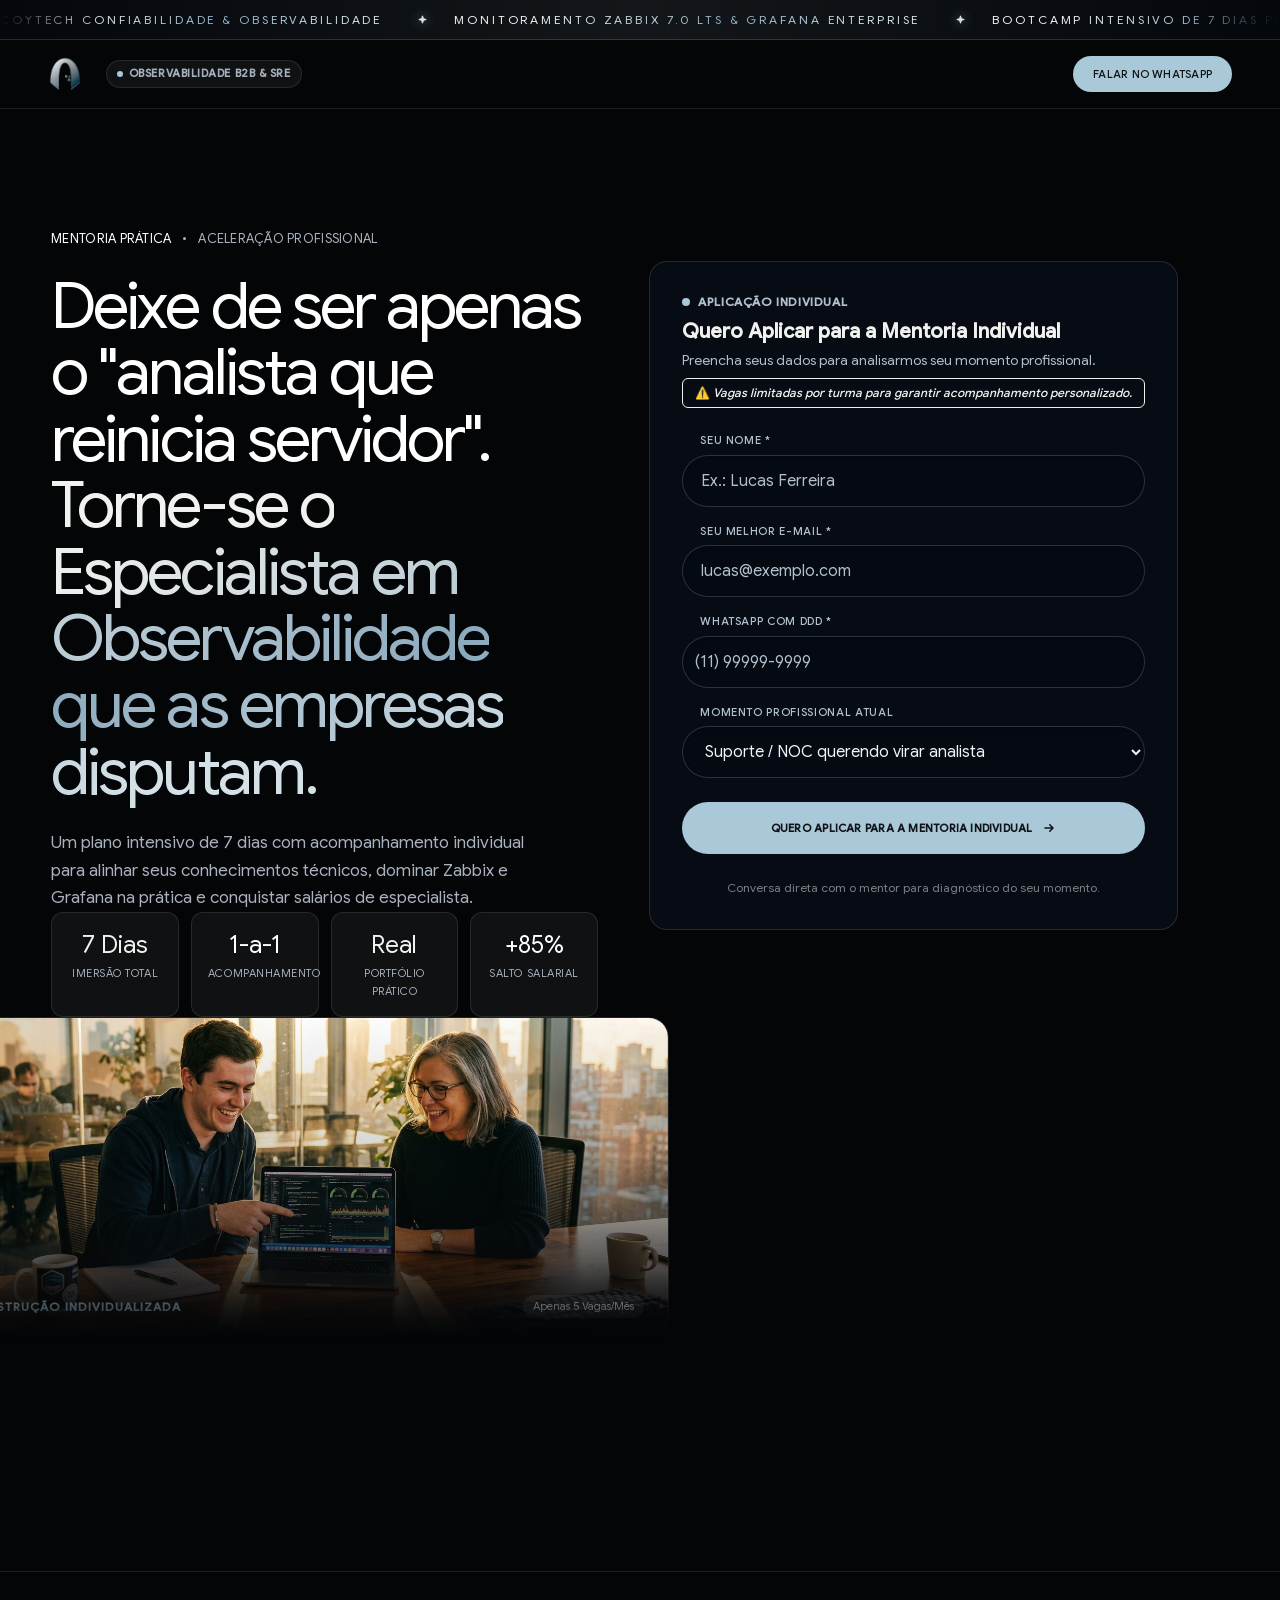
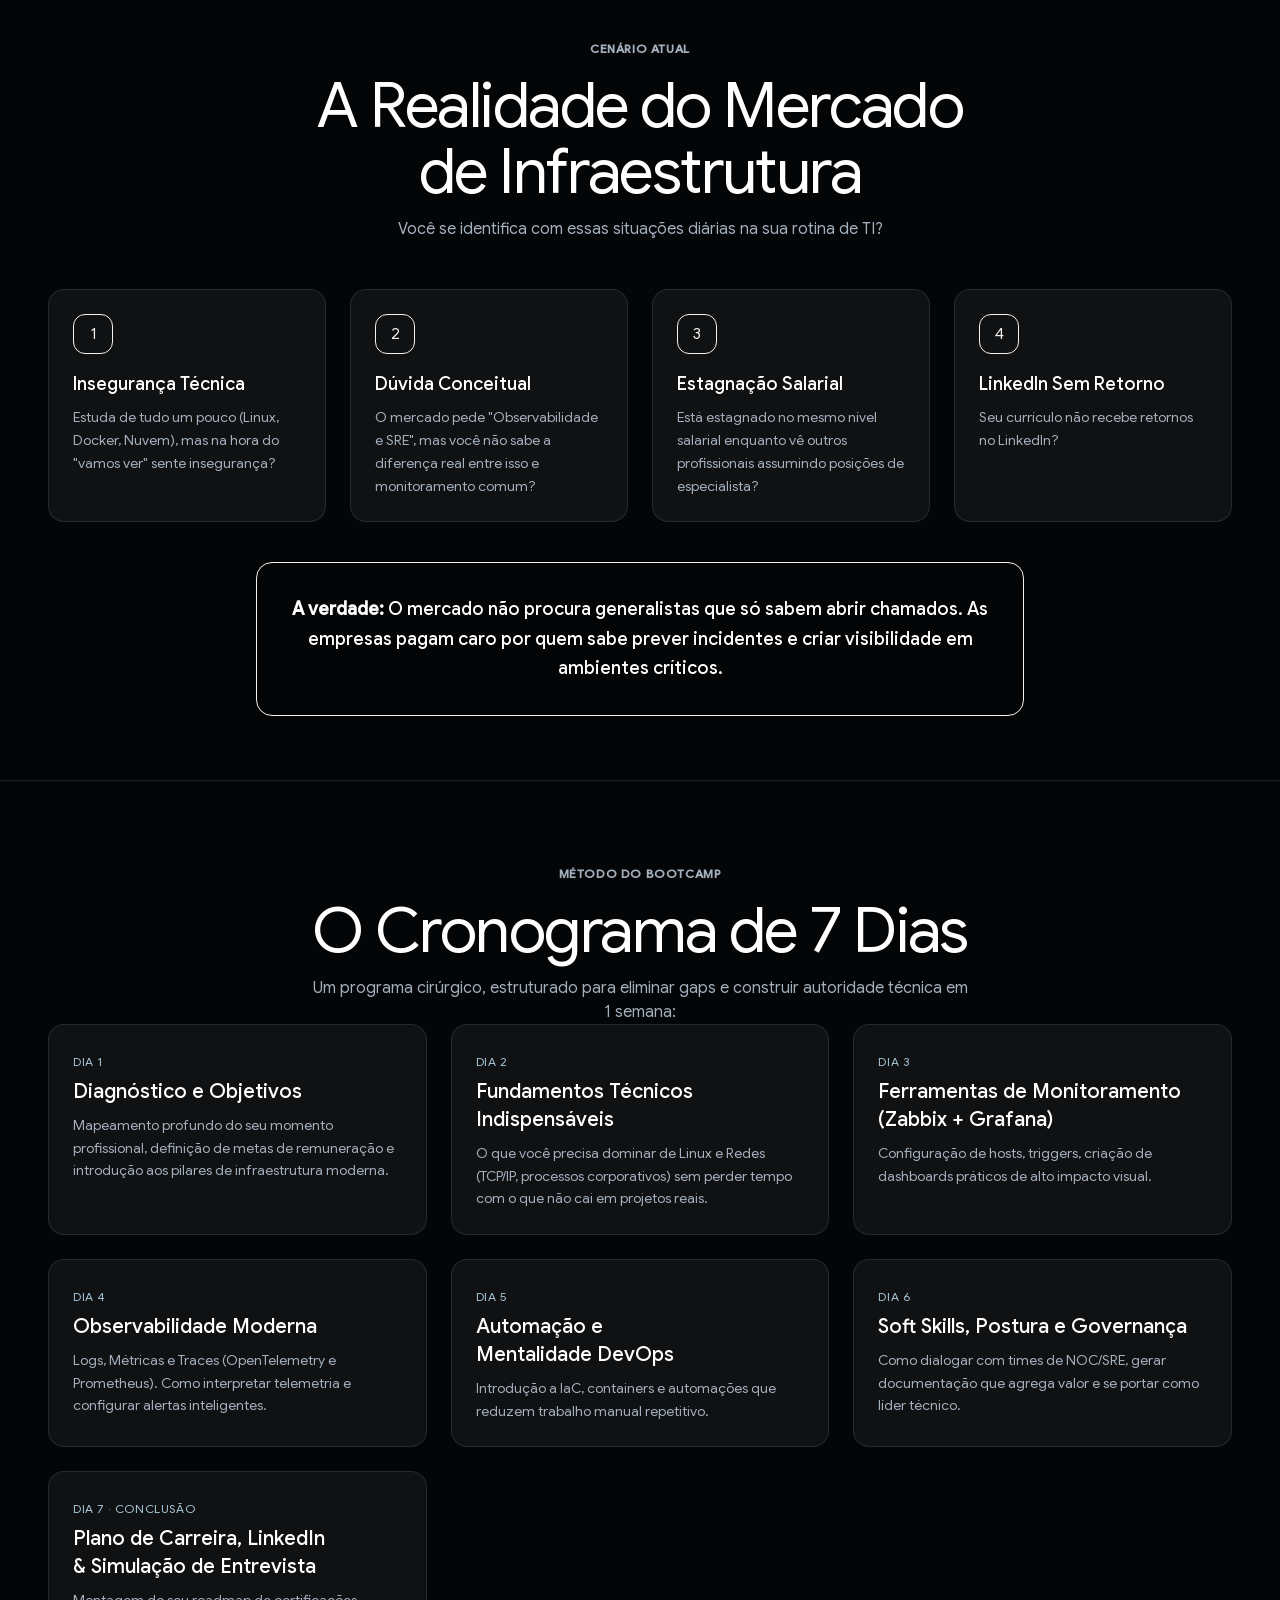
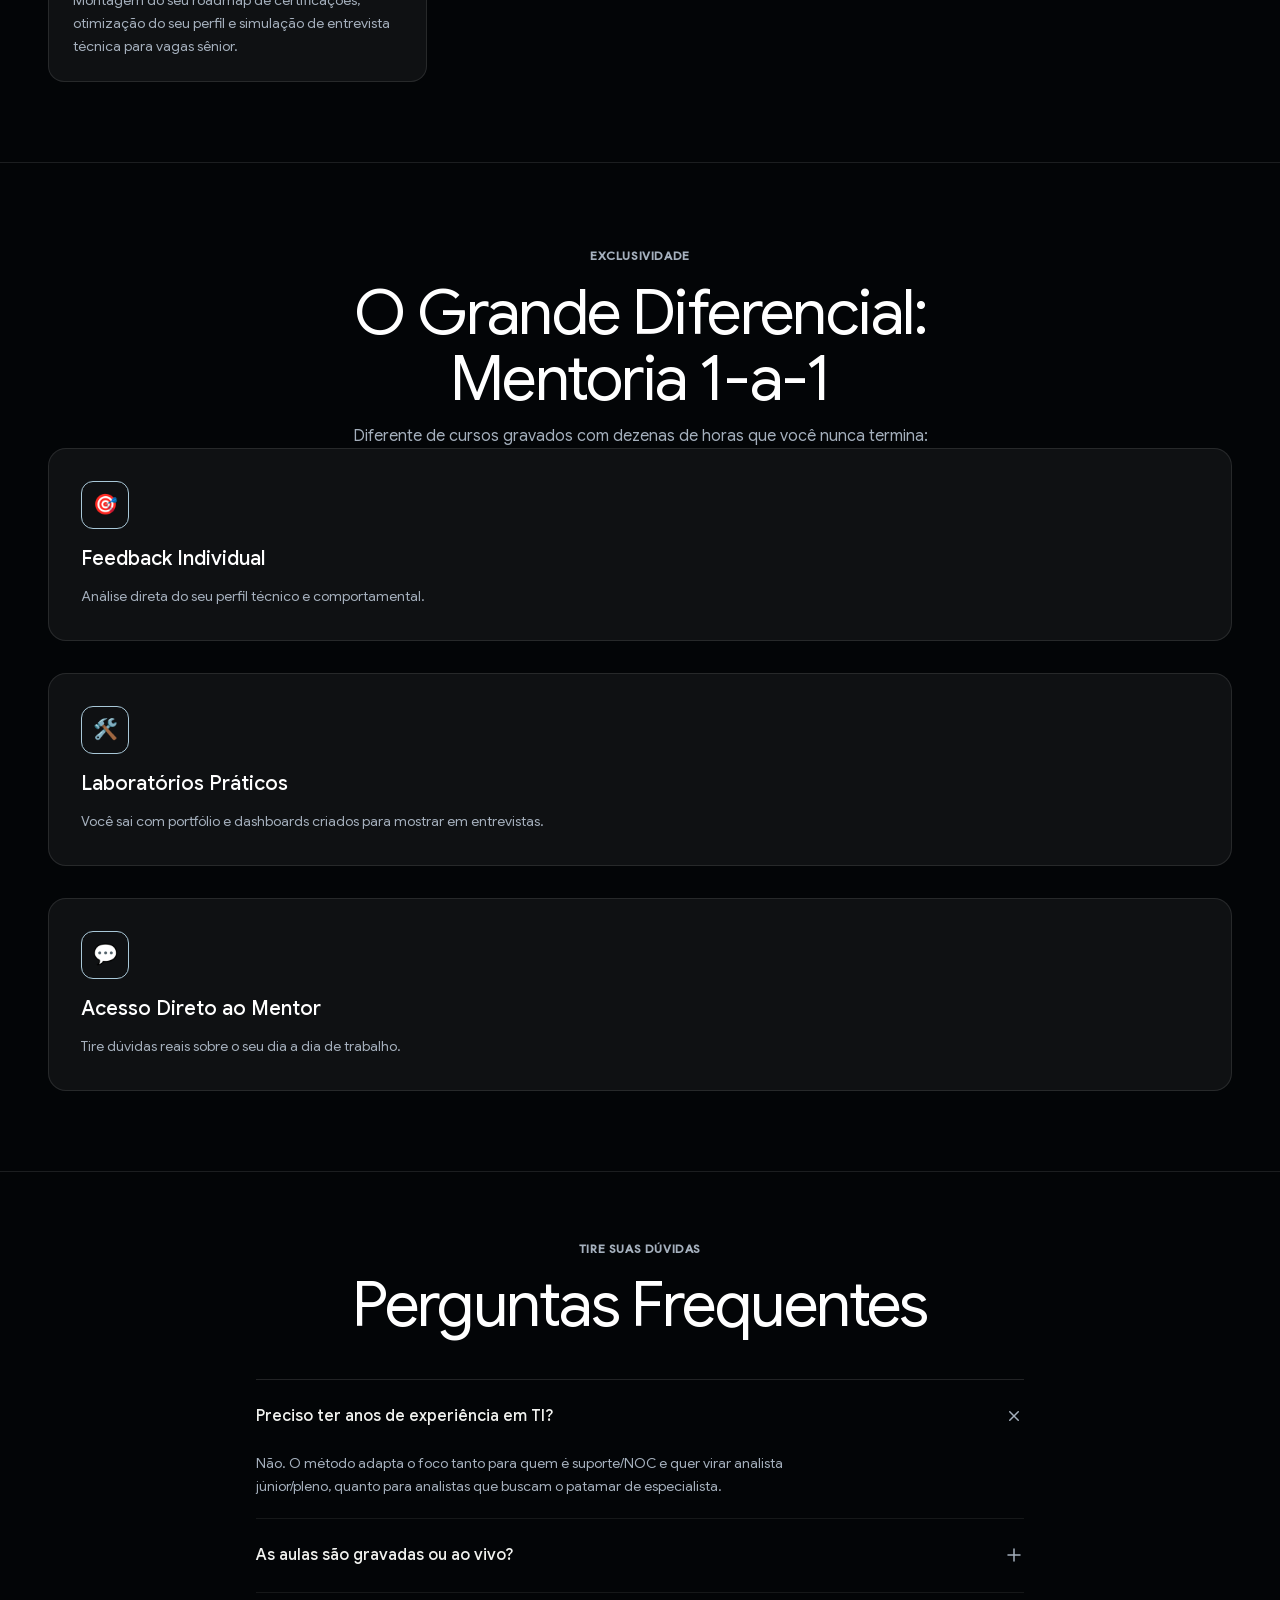
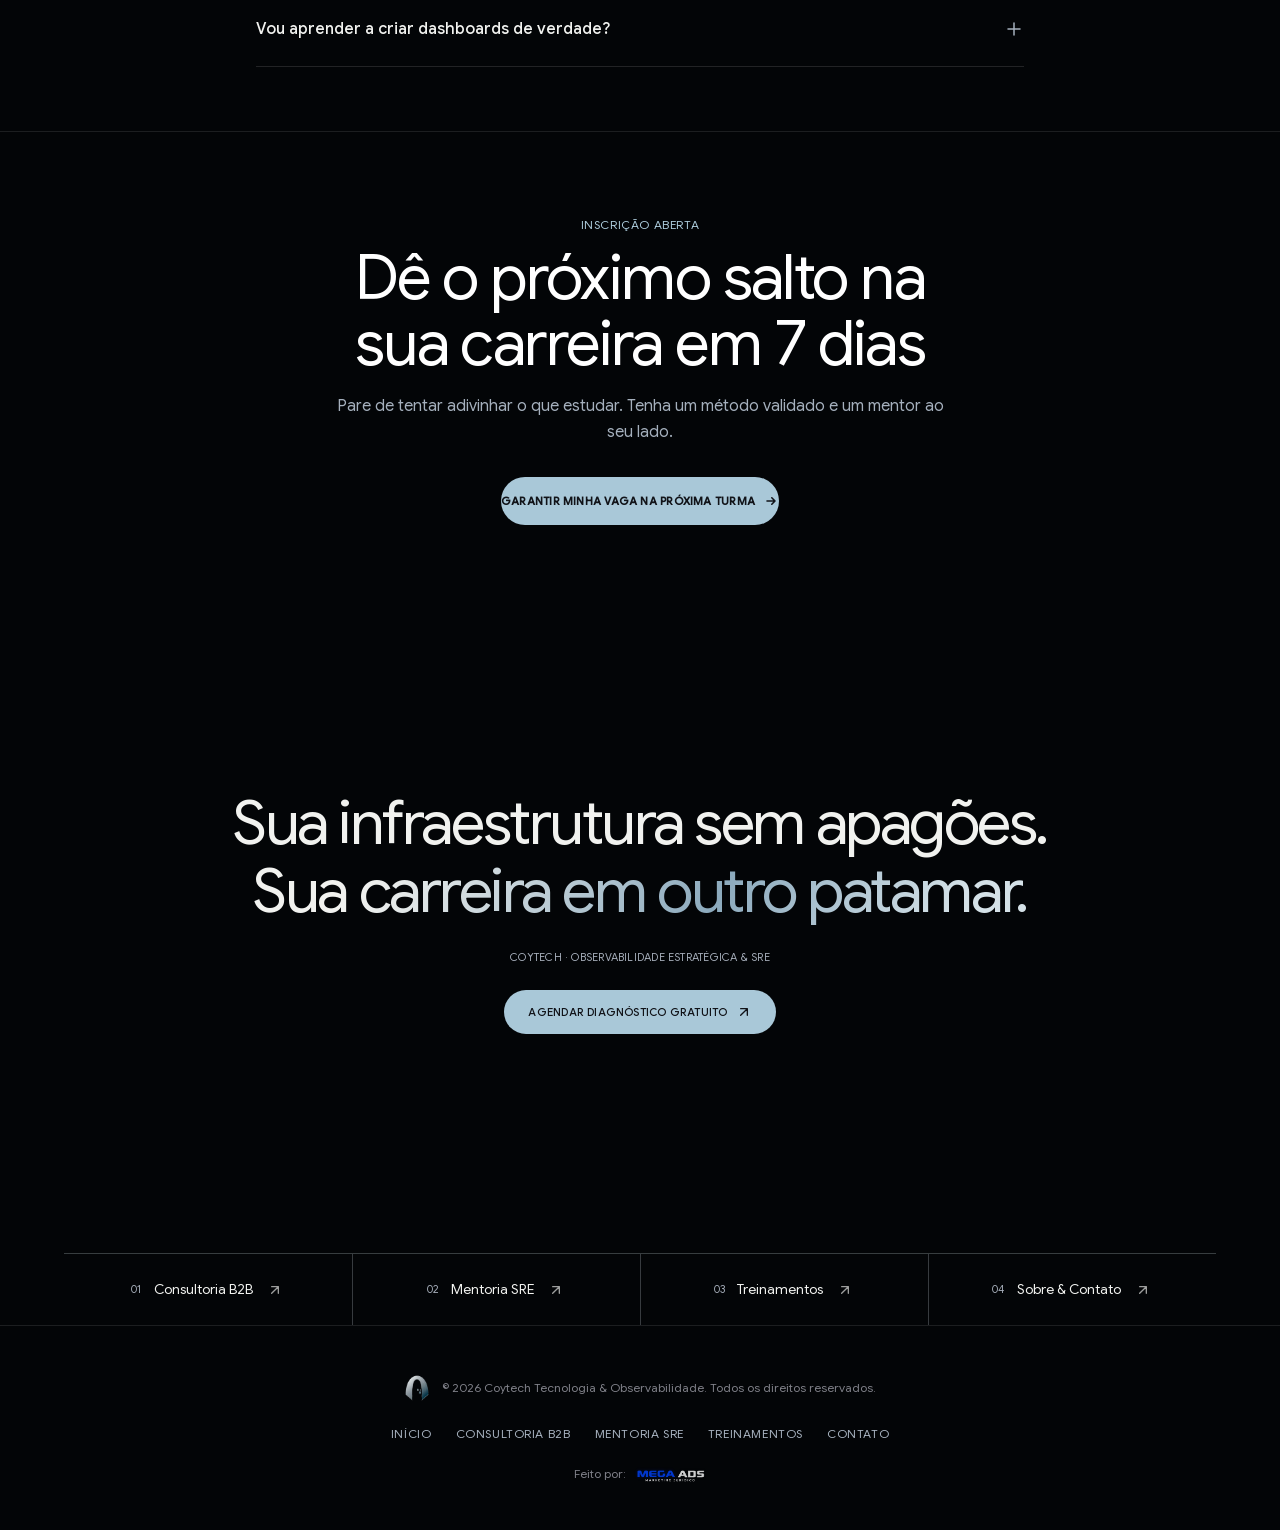
<file: mentoria-carreira.html>
<!DOCTYPE html>
<html lang="pt-BR">
<head>
  <meta charset="utf-8">
  <meta name="viewport" content="width=device-width, initial-scale=1, viewport-fit=cover">
  <title>Mentoria de Carreira &amp; Bootcamp Intensivo de 7 Dias | Coytech</title>
  <meta name="description" content="Deixe de ser apenas o analista que reinicia servidor. Torne-se o Especialista em Observabilidade que as empresas disputam. Plano de 7 dias com acompanhamento individual.">
  <link rel="canonical" href="https://coytech.com.br/">
  <meta property="og:type" content="website">
  <meta property="og:site_name" content="Coytech">
  <meta property="og:locale" content="pt_BR">
  <meta property="og:title" content="Mentoria de Carreira &amp; Bootcamp Intensivo de 7 Dias | Coytech">
  <meta property="og:description" content="Deixe de ser apenas o analista que reinicia servidor. Torne-se o Especialista em Observabilidade que as empresas disputam. Plano de 7 dias com acompanhamento individual.">
  <meta property="og:url" content="https://coytech.com.br/">
  <meta property="og:image" content="https://coytech.com.br/assets/imagem/noc-monitoring-center.jpg">
  <meta property="og:image:alt" content="Coytech Observabilidade Estratégica &amp; SRE">
  <meta name="twitter:card" content="summary_large_image">
  <meta name="twitter:site" content="@Coytech">
  <meta name="twitter:title" content="Mentoria de Carreira &amp; Bootcamp Intensivo de 7 Dias | Coytech">
  <meta name="twitter:description" content="Deixe de ser apenas o analista que reinicia servidor. Torne-se o Especialista em Observabilidade que as empresas disputam. Plano de 7 dias com acompanhamento individual.">
  <meta name="twitter:image" content="https://coytech.com.br/assets/imagem/noc-monitoring-center.jpg">
  
  <link rel="icon" type="image/png" href="assets/imagem/logo-circle.png">
  <link rel="apple-touch-icon" href="assets/imagem/logo-circle.png">
  
  <!-- Fontes Google Sans e Inter -->
  <link rel="preload" href="fonts/google-sans/google-sans-latin.woff2" as="font" type="font/woff2" crossorigin>
  <link rel="preconnect" href="https://fonts.googleapis.com">
  <link rel="preconnect" href="https://fonts.gstatic.com" crossorigin>
  <link href="https://fonts.googleapis.com/css2?family=Plus+Jakarta+Sans:wght@300;400;500;600;700;800;900&family=JetBrains+Mono:wght@400;600&display=swap" rel="stylesheet">
  
  <!-- CSS Oficial Black Design System -->
  <link rel="stylesheet" href="_astro/BaseLayout.Cypw8gFN.css">
  <style>
    [data-tem-cor] .destaque-fundo{background-color:var(--cor-evento);color:var(--cor-evento-texto)}
    [data-tem-cor] .destaque-texto{color:var(--cor-evento)}
    [data-tem-cor] .destaque-borda{border-color:var(--cor-evento)}
    [data-tem-cor] .fundo-suave{background-color:var(--cor-evento-suave)}
    [data-tem-cor] .bg-lime{background-color:var(--cor-evento);color:var(--cor-evento-texto)}
    [data-tem-cor] .hover\:bg-lime-strong:hover,[data-tem-cor] .bg-lime-strong{background-color:color-mix(in oklab, var(--cor-evento) 88%, black);color:var(--cor-evento-texto)}
    [data-tem-cor] .text-lime{color:var(--cor-evento)}
    [data-tem-cor] :is(input,textarea,select):focus-visible{outline-color:var(--cor-evento);border-color:var(--cor-evento)}
    .silhueta{filter:grayscale()brightness(0);opacity:.88}
    .tema-escuro .silhueta{filter:grayscale()brightness(0)invert();opacity:.82}
  </style>
  <link rel="stylesheet" href="_astro/EstiloBlack.DNpDmF-b.css">
  <style>
    .human-live-pulso{animation:human-live-pulso var(--human-live-pulso-duracao) var(--ease-out-strong) infinite}
    @keyframes human-live-pulso{0%,to{opacity:1}50%{opacity:var(--human-live-pulso-minimo)}}
    @media (prefers-reduced-motion:reduce){.human-live-pulso{animation:none}}
    .black-letreiro{height:var(--black-letreiro-altura);background:var(--black-letreiro-brilho), var(--black-letreiro-fundo);border-bottom:1px solid var(--black-letreiro-linha);position:relative;overflow:hidden}
    .black-letreiro:after{content:"";inset-block:0;width:var(--black-letreiro-reflexo-largura);background:var(--black-letreiro-reflexo);mix-blend-mode:screen;pointer-events:none;animation:black-letreiro-reflexo var(--black-letreiro-reflexo-ciclo) linear infinite;position:absolute;left:0;transform:translate(-100%)}
    .black-letreiro-janela{height:100%;mask-image:linear-gradient(90deg, transparent 0%, black var(--black-letreiro-borda), black calc(100% - var(--black-letreiro-borda)), transparent 100%);align-items:center;display:flex}
    .black-letreiro-trilho{width:max-content;animation:marquee var(--black-letreiro-ciclo) linear infinite;display:flex}
    .black-letreiro-grupo,.black-letreiro-item{align-items:center;display:flex}
    .black-letreiro-item{gap:var(--black-letreiro-espaco);padding-right:var(--black-letreiro-espaco);white-space:nowrap}
    .black-letreiro-texto{font-size:var(--black-letreiro-texto);letter-spacing:var(--black-letreiro-tracking);text-transform:uppercase;background:var(--black-silver-gradient);-webkit-text-fill-color:transparent;background-clip:text;font-weight:400;line-height:1}
    .black-letreiro-item .black-letreiro-icone{width:var(--black-letreiro-icone);height:var(--black-letreiro-icone);color:var(--black-letreiro-icone-cor);filter:drop-shadow(var(--black-letreiro-icone-brilho));flex-shrink:0}
    .black-letreiro-frase{clip-path:inset(50%);white-space:nowrap;width:1px;height:1px;margin:0;position:absolute;overflow:hidden}
    @keyframes black-letreiro-reflexo{0%{transform:translate(-100%)}45%,to{transform:translate(100vw)}}
    .campanha-black-2026:has(.black-letreiro){--black-letreiro-reserva:var(--black-letreiro-altura)}
    .black-letreiro~main{position:relative}
    .black-letreiro~main.min-h-svh{min-height:calc(100svh - var(--black-letreiro-reserva))}
  </style>
  <link rel="stylesheet" href="_astro/registro.Bi5SOKmQ.css">
  <style>
    .marcas{align-items:center;gap:var(--brands-caption-gap,var(--sp-2));padding:var(--brands-block-space,var(--sp-1)) var(--brands-inline-space,var(--secao-x));border-top:var(--brands-border,1px solid var(--borda));grid-template-columns:minmax(0,1fr);display:grid}
    .titulo{font-size:var(--brands-caption-size,var(--video-brands-caption-size));text-align:center;color:var(--brands-caption-color,var(--tinta-suave));line-height:1.5}
    .logos{min-width:var(--brands-loop-min-width,auto);justify-content:space-around;align-items:center;gap:var(--brands-logo-gap,var(--sp-2));padding:0 var(--brands-logo-gap,var(--sp-2)) 0 0;flex:none;margin:0;list-style:none;display:flex}
    .logo{width:var(--brands-logo-width,var(--video-marquee-logo));opacity:var(--brands-logo-opacity,.8);flex:none;place-items:center;display:grid}
    .logo img{width:100%;height:var(--brands-logo-height,var(--video-brand-height));object-fit:contain;filter:brightness(0)invert()}
    .janela{min-width:0;mask-image:var(--brands-edge-mask,none);-webkit-mask-image:var(--brands-edge-mask,none);overflow:hidden}
    .trilho{width:max-content;animation:marcas-passando var(--brands-duration,var(--video-marquee-duration)) linear infinite;display:flex}
    @keyframes marcas-passando{to{transform:translateX(var(--brands-loop-end,-50%))}}
  </style>
</head>
<body class="tema-escuro campanha-black-2026" style="--cor-evento:#a9c8d8;--cor-evento-texto:#111318;--cor-evento-suave:rgb(169 200 216 / 10%);--cor-evento-rotulo:#a9c8d8" data-tem-cor="sim">


<!-- TOP LETREIRO TICKER -->
<div class="black-letreiro" data-astro-cid-flpssvsm>
  <p class="black-letreiro-frase black-letreiro-texto" data-astro-cid-flpssvsm>Coytech Observabilidade Estratégica &amp; SRE</p>
  <div class="black-letreiro-janela" aria-hidden="true" data-astro-cid-flpssvsm>
    <div class="black-letreiro-trilho" data-astro-cid-flpssvsm>
      <span class="black-letreiro-grupo" data-astro-cid-flpssvsm>
        
    <span class="black-letreiro-item" data-astro-cid-flpssvsm>
      <span class="black-letreiro-texto" data-astro-cid-flpssvsm>Coytech Confiabilidade &amp; Observabilidade</span>
      <svg viewBox="0 0 256 256" class="size-5 shrink-0 black-letreiro-icone" fill="none" stroke="currentColor" stroke-width="1.6" stroke-linecap="round" stroke-linejoin="round" aria-hidden="true"><path fill="currentColor" d="M240 128a15.79 15.79 0 0 1-10.5 15l-63.44 23.07L143 229.5a16 16 0 0 1-30 0l-23.06-63.44L26.5 143a16 16 0 0 1 0-30l63.44-23.06L113 26.5a16 16 0 0 1 30 0l23.07 63.44L229.5 113a15.79 15.79 0 0 1 10.5 15"/></svg>
    </span>
    <span class="black-letreiro-item" data-astro-cid-flpssvsm>
      <span class="black-letreiro-texto" data-astro-cid-flpssvsm>Monitoramento Zabbix 7.0 LTS &amp; Grafana Enterprise</span>
      <svg viewBox="0 0 256 256" class="size-5 shrink-0 black-letreiro-icone" fill="none" stroke="currentColor" stroke-width="1.6" stroke-linecap="round" stroke-linejoin="round" aria-hidden="true"><path fill="currentColor" d="M240 128a15.79 15.79 0 0 1-10.5 15l-63.44 23.07L143 229.5a16 16 0 0 1-30 0l-23.06-63.44L26.5 143a16 16 0 0 1 0-30l63.44-23.06L113 26.5a16 16 0 0 1 30 0l23.07 63.44L229.5 113a15.79 15.79 0 0 1 10.5 15"/></svg>
    </span>
    <span class="black-letreiro-item" data-astro-cid-flpssvsm>
      <span class="black-letreiro-texto" data-astro-cid-flpssvsm>Bootcamp Intensivo de 7 Dias para Especialistas</span>
      <svg viewBox="0 0 256 256" class="size-5 shrink-0 black-letreiro-icone" fill="none" stroke="currentColor" stroke-width="1.6" stroke-linecap="round" stroke-linejoin="round" aria-hidden="true"><path fill="currentColor" d="M240 128a15.79 15.79 0 0 1-10.5 15l-63.44 23.07L143 229.5a16 16 0 0 1-30 0l-23.06-63.44L26.5 143a16 16 0 0 1 0-30l63.44-23.06L113 26.5a16 16 0 0 1 30 0l23.07 63.44L229.5 113a15.79 15.79 0 0 1 10.5 15"/></svg>
    </span>
    <span class="black-letreiro-item" data-astro-cid-flpssvsm>
      <span class="black-letreiro-texto" data-astro-cid-flpssvsm>Consultoria B2B para Ambientes Críticos</span>
      <svg viewBox="0 0 256 256" class="size-5 shrink-0 black-letreiro-icone" fill="none" stroke="currentColor" stroke-width="1.6" stroke-linecap="round" stroke-linejoin="round" aria-hidden="true"><path fill="currentColor" d="M240 128a15.79 15.79 0 0 1-10.5 15l-63.44 23.07L143 229.5a16 16 0 0 1-30 0l-23.06-63.44L26.5 143a16 16 0 0 1 0-30l63.44-23.06L113 26.5a16 16 0 0 1 30 0l23.07 63.44L229.5 113a15.79 15.79 0 0 1 10.5 15"/></svg>
    </span>
  
        
    <span class="black-letreiro-item" data-astro-cid-flpssvsm>
      <span class="black-letreiro-texto" data-astro-cid-flpssvsm>Coytech Confiabilidade &amp; Observabilidade</span>
      <svg viewBox="0 0 256 256" class="size-5 shrink-0 black-letreiro-icone" fill="none" stroke="currentColor" stroke-width="1.6" stroke-linecap="round" stroke-linejoin="round" aria-hidden="true"><path fill="currentColor" d="M240 128a15.79 15.79 0 0 1-10.5 15l-63.44 23.07L143 229.5a16 16 0 0 1-30 0l-23.06-63.44L26.5 143a16 16 0 0 1 0-30l63.44-23.06L113 26.5a16 16 0 0 1 30 0l23.07 63.44L229.5 113a15.79 15.79 0 0 1 10.5 15"/></svg>
    </span>
    <span class="black-letreiro-item" data-astro-cid-flpssvsm>
      <span class="black-letreiro-texto" data-astro-cid-flpssvsm>Monitoramento Zabbix 7.0 LTS &amp; Grafana Enterprise</span>
      <svg viewBox="0 0 256 256" class="size-5 shrink-0 black-letreiro-icone" fill="none" stroke="currentColor" stroke-width="1.6" stroke-linecap="round" stroke-linejoin="round" aria-hidden="true"><path fill="currentColor" d="M240 128a15.79 15.79 0 0 1-10.5 15l-63.44 23.07L143 229.5a16 16 0 0 1-30 0l-23.06-63.44L26.5 143a16 16 0 0 1 0-30l63.44-23.06L113 26.5a16 16 0 0 1 30 0l23.07 63.44L229.5 113a15.79 15.79 0 0 1 10.5 15"/></svg>
    </span>
    <span class="black-letreiro-item" data-astro-cid-flpssvsm>
      <span class="black-letreiro-texto" data-astro-cid-flpssvsm>Bootcamp Intensivo de 7 Dias para Especialistas</span>
      <svg viewBox="0 0 256 256" class="size-5 shrink-0 black-letreiro-icone" fill="none" stroke="currentColor" stroke-width="1.6" stroke-linecap="round" stroke-linejoin="round" aria-hidden="true"><path fill="currentColor" d="M240 128a15.79 15.79 0 0 1-10.5 15l-63.44 23.07L143 229.5a16 16 0 0 1-30 0l-23.06-63.44L26.5 143a16 16 0 0 1 0-30l63.44-23.06L113 26.5a16 16 0 0 1 30 0l23.07 63.44L229.5 113a15.79 15.79 0 0 1 10.5 15"/></svg>
    </span>
    <span class="black-letreiro-item" data-astro-cid-flpssvsm>
      <span class="black-letreiro-texto" data-astro-cid-flpssvsm>Consultoria B2B para Ambientes Críticos</span>
      <svg viewBox="0 0 256 256" class="size-5 shrink-0 black-letreiro-icone" fill="none" stroke="currentColor" stroke-width="1.6" stroke-linecap="round" stroke-linejoin="round" aria-hidden="true"><path fill="currentColor" d="M240 128a15.79 15.79 0 0 1-10.5 15l-63.44 23.07L143 229.5a16 16 0 0 1-30 0l-23.06-63.44L26.5 143a16 16 0 0 1 0-30l63.44-23.06L113 26.5a16 16 0 0 1 30 0l23.07 63.44L229.5 113a15.79 15.79 0 0 1 10.5 15"/></svg>
    </span>
  
      </span>
      <span class="black-letreiro-grupo" data-astro-cid-flpssvsm>
        
    <span class="black-letreiro-item" data-astro-cid-flpssvsm>
      <span class="black-letreiro-texto" data-astro-cid-flpssvsm>Coytech Confiabilidade &amp; Observabilidade</span>
      <svg viewBox="0 0 256 256" class="size-5 shrink-0 black-letreiro-icone" fill="none" stroke="currentColor" stroke-width="1.6" stroke-linecap="round" stroke-linejoin="round" aria-hidden="true"><path fill="currentColor" d="M240 128a15.79 15.79 0 0 1-10.5 15l-63.44 23.07L143 229.5a16 16 0 0 1-30 0l-23.06-63.44L26.5 143a16 16 0 0 1 0-30l63.44-23.06L113 26.5a16 16 0 0 1 30 0l23.07 63.44L229.5 113a15.79 15.79 0 0 1 10.5 15"/></svg>
    </span>
    <span class="black-letreiro-item" data-astro-cid-flpssvsm>
      <span class="black-letreiro-texto" data-astro-cid-flpssvsm>Monitoramento Zabbix 7.0 LTS &amp; Grafana Enterprise</span>
      <svg viewBox="0 0 256 256" class="size-5 shrink-0 black-letreiro-icone" fill="none" stroke="currentColor" stroke-width="1.6" stroke-linecap="round" stroke-linejoin="round" aria-hidden="true"><path fill="currentColor" d="M240 128a15.79 15.79 0 0 1-10.5 15l-63.44 23.07L143 229.5a16 16 0 0 1-30 0l-23.06-63.44L26.5 143a16 16 0 0 1 0-30l63.44-23.06L113 26.5a16 16 0 0 1 30 0l23.07 63.44L229.5 113a15.79 15.79 0 0 1 10.5 15"/></svg>
    </span>
    <span class="black-letreiro-item" data-astro-cid-flpssvsm>
      <span class="black-letreiro-texto" data-astro-cid-flpssvsm>Bootcamp Intensivo de 7 Dias para Especialistas</span>
      <svg viewBox="0 0 256 256" class="size-5 shrink-0 black-letreiro-icone" fill="none" stroke="currentColor" stroke-width="1.6" stroke-linecap="round" stroke-linejoin="round" aria-hidden="true"><path fill="currentColor" d="M240 128a15.79 15.79 0 0 1-10.5 15l-63.44 23.07L143 229.5a16 16 0 0 1-30 0l-23.06-63.44L26.5 143a16 16 0 0 1 0-30l63.44-23.06L113 26.5a16 16 0 0 1 30 0l23.07 63.44L229.5 113a15.79 15.79 0 0 1 10.5 15"/></svg>
    </span>
    <span class="black-letreiro-item" data-astro-cid-flpssvsm>
      <span class="black-letreiro-texto" data-astro-cid-flpssvsm>Consultoria B2B para Ambientes Críticos</span>
      <svg viewBox="0 0 256 256" class="size-5 shrink-0 black-letreiro-icone" fill="none" stroke="currentColor" stroke-width="1.6" stroke-linecap="round" stroke-linejoin="round" aria-hidden="true"><path fill="currentColor" d="M240 128a15.79 15.79 0 0 1-10.5 15l-63.44 23.07L143 229.5a16 16 0 0 1-30 0l-23.06-63.44L26.5 143a16 16 0 0 1 0-30l63.44-23.06L113 26.5a16 16 0 0 1 30 0l23.07 63.44L229.5 113a15.79 15.79 0 0 1 10.5 15"/></svg>
    </span>
  
        
    <span class="black-letreiro-item" data-astro-cid-flpssvsm>
      <span class="black-letreiro-texto" data-astro-cid-flpssvsm>Coytech Confiabilidade &amp; Observabilidade</span>
      <svg viewBox="0 0 256 256" class="size-5 shrink-0 black-letreiro-icone" fill="none" stroke="currentColor" stroke-width="1.6" stroke-linecap="round" stroke-linejoin="round" aria-hidden="true"><path fill="currentColor" d="M240 128a15.79 15.79 0 0 1-10.5 15l-63.44 23.07L143 229.5a16 16 0 0 1-30 0l-23.06-63.44L26.5 143a16 16 0 0 1 0-30l63.44-23.06L113 26.5a16 16 0 0 1 30 0l23.07 63.44L229.5 113a15.79 15.79 0 0 1 10.5 15"/></svg>
    </span>
    <span class="black-letreiro-item" data-astro-cid-flpssvsm>
      <span class="black-letreiro-texto" data-astro-cid-flpssvsm>Monitoramento Zabbix 7.0 LTS &amp; Grafana Enterprise</span>
      <svg viewBox="0 0 256 256" class="size-5 shrink-0 black-letreiro-icone" fill="none" stroke="currentColor" stroke-width="1.6" stroke-linecap="round" stroke-linejoin="round" aria-hidden="true"><path fill="currentColor" d="M240 128a15.79 15.79 0 0 1-10.5 15l-63.44 23.07L143 229.5a16 16 0 0 1-30 0l-23.06-63.44L26.5 143a16 16 0 0 1 0-30l63.44-23.06L113 26.5a16 16 0 0 1 30 0l23.07 63.44L229.5 113a15.79 15.79 0 0 1 10.5 15"/></svg>
    </span>
    <span class="black-letreiro-item" data-astro-cid-flpssvsm>
      <span class="black-letreiro-texto" data-astro-cid-flpssvsm>Bootcamp Intensivo de 7 Dias para Especialistas</span>
      <svg viewBox="0 0 256 256" class="size-5 shrink-0 black-letreiro-icone" fill="none" stroke="currentColor" stroke-width="1.6" stroke-linecap="round" stroke-linejoin="round" aria-hidden="true"><path fill="currentColor" d="M240 128a15.79 15.79 0 0 1-10.5 15l-63.44 23.07L143 229.5a16 16 0 0 1-30 0l-23.06-63.44L26.5 143a16 16 0 0 1 0-30l63.44-23.06L113 26.5a16 16 0 0 1 30 0l23.07 63.44L229.5 113a15.79 15.79 0 0 1 10.5 15"/></svg>
    </span>
    <span class="black-letreiro-item" data-astro-cid-flpssvsm>
      <span class="black-letreiro-texto" data-astro-cid-flpssvsm>Consultoria B2B para Ambientes Críticos</span>
      <svg viewBox="0 0 256 256" class="size-5 shrink-0 black-letreiro-icone" fill="none" stroke="currentColor" stroke-width="1.6" stroke-linecap="round" stroke-linejoin="round" aria-hidden="true"><path fill="currentColor" d="M240 128a15.79 15.79 0 0 1-10.5 15l-63.44 23.07L143 229.5a16 16 0 0 1-30 0l-23.06-63.44L26.5 143a16 16 0 0 1 0-30l63.44-23.06L113 26.5a16 16 0 0 1 30 0l23.07 63.44L229.5 113a15.79 15.79 0 0 1 10.5 15"/></svg>
    </span>
  
      </span>
    </div>
  </div>
</div>
<script type="module">
var e=document.querySelector(`.black-letreiro`);
if(e){let t=0,n=()=>{t=0;let n=Math.max(0,e.getBoundingClientRect().bottom);document.body.style.setProperty(`--black-letreiro-visivel`,`${n}px`)};addEventListener(`scroll`,()=>{t||=requestAnimationFrame(n)},{passive:!0}),n()}
</script>

<!-- NAVBAR -->
<header class="relative z-10 border-b border-white/10" data-astro-cid-z7xolria>
  <div class="mx-auto flex max-w-(--container-content) items-center justify-between px-5 sm:px-8 lg:px-12 py-4 lg:py-5" data-astro-cid-z7xolria>
    <div class="flex items-center gap-6">
      <a href="index.html" class="flex items-center gap-3 no-underline">
        <img src="assets/imagem/logo.png" alt="Coytech Logo" class="h-8 sm:h-9 w-auto">
      </a>
      <span class="hidden sm:inline-flex items-center gap-1.5 rounded-full border border-white/10 bg-white/5 px-2.5 py-1 text-[11px] font-semibold uppercase tracking-wider text-ink-soft">
        <span class="size-1.5 rounded-full bg-lime"></span>
        Observabilidade B2B &amp; SRE
      </span>
    </div>

    <!-- Navegação Desktop -->
    <nav class="hidden md:flex items-center gap-7 text-sm font-medium">
      <a href="index.html" class="text-ink-soft hover:text-white transition-colors no-underline">Início</a>
      <a href="consultoria-empresas.html" class="text-ink-soft hover:text-white transition-colors no-underline">Consultoria B2B</a>
      <a href="mentoria-carreira.html" class="text-white font-semibold transition-colors no-underline">Mentoria SRE</a>
      <a href="treinamentos.html" class="text-ink-soft hover:text-white transition-colors no-underline">Treinamentos</a>
      <a href="sobre-contato.html" class="text-ink-soft hover:text-white transition-colors no-underline">Sobre &amp; Contato</a>
    </nav>

    <div class="flex items-center gap-4">
      <p class="hidden xl:inline-flex items-center gap-2 rounded-full border border-ink/15 px-3 py-1.5 text-label text-ink-soft uppercase" data-astro-cid-z7xolria>
        <span class="relative flex size-2" data-astro-cid-z7xolria>
          <span class="absolute inline-flex size-full animate-ping rounded-full bg-lime opacity-70" data-astro-cid-z7xolria></span>
          <span class="relative inline-flex size-2 rounded-full bg-lime" data-astro-cid-z7xolria></span>
        </span>
        Operação Ativa 24/7 · Zabbix 7.0
      </p>
      <a href="https://wa.me/5511999999999?text=Ol%C3%A1%2C%20gostaria%20de%20um%20diagn%C3%B3stico%20de%20observabilidade%20para%20minha%20empresa" class="inline-flex items-center justify-center gap-2 rounded-full text-label font-medium uppercase no-underline transition-[background-color,color,transform] duration-(--duration-quick) ease-(--ease-out-strong) active:scale-[0.97] bg-lime text-lime-ink hover:bg-lime-strong h-9 px-4 sm:px-5">
        Falar no WhatsApp
      </a>
    </div>
  </div>
</header>
<main data-astro-cid-z7xolria>


<!-- HERO SECTION: MENTORIA SRE -->
<section class="section-rhythm relative overflow-hidden bg-surface text-ink pagina-abertura py-10 sm:py-14 lg:py-20">
  <div class="mx-auto w-full max-w-(--container-content) px-5 sm:px-8 lg:px-12">
    <!-- Ambient 3D Glow Lights -->
    <div class="black-stage pointer-events-none absolute inset-0 z-0 overflow-hidden" aria-hidden="true">
      <div class="black-hero-ambient">
        <span class="black-hero-light black-hero-light--blue"></span>
        <span class="black-hero-light black-hero-light--ice"></span>
        <span class="black-hero-light black-hero-light--navy"></span>
      </div>
    </div>

    <div class="pagina-abertura-grade relative z-10 grid gap-10 lg:grid-cols-[minmax(0,1fr)_minmax(0,27rem)] lg:gap-16 lg:items-start">
      <div class="black-hero-copy min-w-0">
        <p class="black-hero-date text-label uppercase">
          <span>Mentoria Prática</span>
          <span class="black-hero-date-divider" aria-hidden="true"></span>
          <span>Aceleração Profissional</span>
        </p>
        <h1 style="max-width:24ch" class="font-display font-normal text-pretty text-display-lg black-hero-title text-white">
          Deixe de ser apenas o "analista que reinicia servidor".<br>
          <span class="black-silver-type">Torne-se o Especialista em Observabilidade que as empresas disputam.</span>
        </h1>
        <p class="font-body text-lead text-ink-soft text-pretty black-hero-subtitle" style="max-width:43ch">
          Um plano intensivo de 7 dias com acompanhamento individual para alinhar seus conhecimentos técnicos, dominar Zabbix e Grafana na prática e conquistar salários de especialista.
        </p>

        <!-- Metric Badges -->
        <div class="grid grid-cols-2 sm:grid-cols-4 gap-3 my-8">
          <div class="rounded-xl border border-white/10 bg-white/5 p-4 text-center backdrop-blur-sm">
            <div class="text-2xl lg:text-3xl font-extrabold text-[#a9c8d8]">7 Dias</div>
            <div class="text-[11px] uppercase tracking-wider text-ink-soft mt-1">Imersão Total</div>
          </div>
          <div class="rounded-xl border border-white/10 bg-white/5 p-4 text-center backdrop-blur-sm">
            <div class="text-2xl lg:text-3xl font-extrabold text-white">1-a-1</div>
            <div class="text-[11px] uppercase tracking-wider text-ink-soft mt-1">Acompanhamento</div>
          </div>
          <div class="rounded-xl border border-white/10 bg-white/5 p-4 text-center backdrop-blur-sm">
            <div class="text-2xl lg:text-3xl font-extrabold text-[#a9c8d8]">Real</div>
            <div class="text-[11px] uppercase tracking-wider text-ink-soft mt-1">Portfólio Prático</div>
          </div>
          <div class="rounded-xl border border-white/10 bg-white/5 p-4 text-center backdrop-blur-sm">
            <div class="text-2xl lg:text-3xl font-extrabold text-white">+85%</div>
            <div class="text-[11px] uppercase tracking-wider text-ink-soft mt-1">Salto Salarial</div>
          </div>
        </div>

        <figure class="black-hero-portrait min-w-0 mb-8">
          <div class="black-portrait-light" style="overflow:hidden;border-radius:20px;border:1px solid rgba(255,255,255,0.12);box-shadow:0 20px 50px rgba(0,0,0,0.7);position:relative;">
            <img src="assets/imagem/mentorship-one-on-one.jpg" alt="Mentoria individual de carreira técnica Coytech" class="black-portrait-image" style="width:100%;height:320px;object-fit:cover;display:block;">
            <div style="position:absolute;inset:0;background:linear-gradient(to top, rgba(10,11,14,0.92) 0%, rgba(10,11,14,0.15) 60%, transparent 100%);pointer-events:none;"></div>
            <div style="position:absolute;bottom:20px;left:24px;right:24px;display:flex;align-items:center;justify-content:space-between;">
              <span style="font-size:12px;font-weight:600;letter-spacing:1px;text-transform:uppercase;color:#a9c8d8;">Instrução Individualizada</span>
              <span style="font-size:11px;padding:3px 10px;border-radius:999px;background:rgba(255,255,255,0.1);color:#FFFFFF;">Apenas 5 Vagas/Mês</span>
            </div>
          </div>
        </figure>
      </div>

      <!-- Right Form Card: CTA Principal da SEÇÃO 1 -->
      <div id="aplicar-mentoria" class="scroll-mt-8 rounded-panel border border-ink/10 bg-white p-6 shadow-xl shadow-ink/5 sm:p-8 lg:sticky lg:top-8" data-astro-cid-z7xolria>
        <div class="captura-fluxo w-full captura-etapa" data-tom="claro" data-apresentacao="glass">
          <div class="flex items-center gap-2 mb-2">
            <span class="size-2 rounded-full bg-lime animate-pulse"></span>
            <span class="text-xs uppercase tracking-wider text-ink-soft font-semibold">Aplicação Individual</span>
          </div>
          <h2 class="font-display text-xl text-ink font-semibold">Quero Aplicar para a Mentoria Individual</h2>
          <p class="mt-1 mb-2 text-sm text-ink-soft">Preencha seus dados para analisarmos seu momento profissional.</p>
          <div class="mb-6 inline-block rounded-md bg-amber-500/10 px-3 py-1.5 text-xs text-amber-700 font-medium border border-amber-500/20">
            ⚠️ <em>Vagas limitadas por turma para garantir acompanhamento personalizado.</em>
          </div>
          
          <form class="grid gap-4" action="https://wa.me/5511999999999" method="GET" target="_blank">
            <div class="flex flex-col gap-1.5">
              <label for="ment-nome" class="text-label font-medium uppercase text-ink">Seu Nome *</label>
              <input id="ment-nome" type="text" required placeholder="Ex.: Lucas Ferreira" class="campo h-(--size-control) px-3.5 w-full rounded-md border text-sm" name="nome">
            </div>
            
            <div class="flex flex-col gap-1.5">
              <label for="ment-email" class="text-label font-medium uppercase text-ink">Seu Melhor E-mail *</label>
              <input id="ment-email" type="email" required placeholder="lucas@exemplo.com" class="campo h-(--size-control) px-3.5 w-full rounded-md border text-sm" name="email">
            </div>

            <div class="flex flex-col gap-1.5">
              <label for="ment-whats" class="text-label font-medium uppercase text-ink">WhatsApp com DDD *</label>
              <input id="ment-whats" type="tel" required placeholder="(11) 99999-9999" class="campo h-(--size-control) px-3.5 w-full rounded-md border text-sm" name="whatsapp">
            </div>

            <div class="flex flex-col gap-1.5">
              <label for="ment-cargo" class="text-label font-medium uppercase text-ink">Momento Profissional Atual</label>
              <select id="ment-cargo" class="campo h-(--size-control) px-3.5 w-full rounded-md border text-sm" name="cargo">
                <option value="suporte-n1-n2">Suporte / NOC querendo virar analista</option>
                <option value="analista-infra">Analista buscando patamar de Especialista</option>
                <option value="sysadmin">SysAdmin / DevOps migrando para SRE</option>
                <option value="outro">Outro momento técnico</option>
              </select>
            </div>

            <button type="submit" class="mt-2 inline-flex items-center justify-center gap-2 rounded-full text-label font-medium uppercase no-underline transition-[background-color,color,transform] duration-(--duration-quick) ease-(--ease-out-strong) active:scale-[0.97] bg-lime text-lime-ink hover:bg-lime-strong h-11 px-6 w-full cursor-pointer font-semibold">
              Quero Aplicar para a Mentoria Individual
              <svg viewBox="0 0 20 20" class="size-4 shrink-0" fill="none" stroke="currentColor" stroke-width="2" stroke-linecap="round" stroke-linejoin="round"><path d="M5 10h10m-4-4l4 4-4 4"/></svg>
            </button>

            <p class="text-center text-[12px] text-ink-softer mt-2">
              Conversa direta com o mentor para diagnóstico do seu momento.
            </p>
          </form>
        </div>
      </div>
    </div>
  </div>
</section>

<!-- SEÇÃO 2: A REALIDADE DO MERCADO DE INFRAESTRUTURA -->
<section class="section-rhythm relative overflow-hidden bg-surface text-ink py-16 border-t border-white/10">
  <div class="mx-auto w-full max-w-(--container-content) px-5 sm:px-8 lg:px-12">
    <div class="text-center max-w-2xl mx-auto mb-12">
      <span class="text-xs uppercase tracking-wider text-ink-soft font-semibold">Cenário Atual</span>
      <h2 class="font-display text-display-md text-white mt-3">
        A Realidade do Mercado de Infraestrutura
      </h2>
      <p class="text-ink-soft mt-3 text-base">
        Você se identifica com essas situações diárias na sua rotina de TI?
      </p>
    </div>

    <div class="grid grid-cols-1 md:grid-cols-2 lg:grid-cols-4 gap-6 mb-10">
      <div class="rounded-2xl border border-white/10 bg-white/5 p-6 backdrop-blur-sm">
        <div class="size-10 rounded-xl bg-red-500/10 border border-red-500/20 flex items-center justify-center text-red-400 mb-4 font-bold">1</div>
        <h3 class="font-display text-lg text-white font-medium mb-2">Insegurança Técnica</h3>
        <p class="text-sm text-ink-soft leading-relaxed">
          Estuda de tudo um pouco (Linux, Docker, Nuvem), mas na hora do "vamos ver" sente insegurança?
        </p>
      </div>

      <div class="rounded-2xl border border-white/10 bg-white/5 p-6 backdrop-blur-sm">
        <div class="size-10 rounded-xl bg-amber-500/10 border border-amber-500/20 flex items-center justify-center text-amber-400 mb-4 font-bold">2</div>
        <h3 class="font-display text-lg text-white font-medium mb-2">Dúvida Conceitual</h3>
        <p class="text-sm text-ink-soft leading-relaxed">
          O mercado pede "Observabilidade e SRE", mas você não sabe a diferença real entre isso e monitoramento comum?
        </p>
      </div>

      <div class="rounded-2xl border border-white/10 bg-white/5 p-6 backdrop-blur-sm">
        <div class="size-10 rounded-xl bg-blue-500/10 border border-blue-500/20 flex items-center justify-center text-blue-400 mb-4 font-bold">3</div>
        <h3 class="font-display text-lg text-white font-medium mb-2">Estagnação Salarial</h3>
        <p class="text-sm text-ink-soft leading-relaxed">
          Está estagnado no mesmo nível salarial enquanto vê outros profissionais assumindo posições de especialista?
        </p>
      </div>

      <div class="rounded-2xl border border-white/10 bg-white/5 p-6 backdrop-blur-sm">
        <div class="size-10 rounded-xl bg-purple-500/10 border border-purple-500/20 flex items-center justify-center text-purple-400 mb-4 font-bold">4</div>
        <h3 class="font-display text-lg text-white font-medium mb-2">LinkedIn Sem Retorno</h3>
        <p class="text-sm text-ink-soft leading-relaxed">
          Seu currículo não recebe retornos no LinkedIn?
        </p>
      </div>
    </div>

    <!-- Citação da Verdade -->
    <div class="rounded-2xl border border-lime/30 bg-lime/5 p-8 max-w-3xl mx-auto text-center backdrop-blur-sm">
      <p class="text-base sm:text-lg text-white font-medium leading-relaxed">
        <strong>A verdade:</strong> O mercado não procura generalistas que só sabem abrir chamados. As empresas pagam caro por quem sabe prever incidentes e criar visibilidade em ambientes críticos.
      </p>
    </div>
  </div>
</section>

<!-- SEÇÃO 3: O CRONOGRAMA DE 7 DIAS (MÉTODO DO BOOTCAMP) -->
<section class="section-rhythm relative overflow-hidden bg-surface text-ink py-20 border-t border-white/10">
  <div class="mx-auto w-full max-w-(--container-content) px-5 sm:px-8 lg:px-12">
    <div class="text-center max-w-2xl mx-auto mb-14">
      <span class="text-xs uppercase tracking-wider text-ink-soft font-semibold">Método do Bootcamp</span>
      <h2 class="font-display text-display-md text-white mt-3">
        O Cronograma de 7 Dias
      </h2>
      <p class="text-ink-soft mt-3 text-base">
        Um programa cirúrgico, estruturado para eliminar gaps e construir autoridade técnica em 1 semana:
      </p>
    </div>

    <div class="grid grid-cols-1 md:grid-cols-2 lg:grid-cols-3 gap-6">
      <!-- Dia 1 -->
      <div class="rounded-2xl border border-white/10 bg-white/5 p-6 backdrop-blur-sm">
        <span class="text-xs font-bold text-lime uppercase tracking-wider">Dia 1</span>
        <h3 class="font-display text-xl text-white font-medium mt-1 mb-2">Diagnóstico e Objetivos</h3>
        <p class="text-sm text-ink-soft leading-relaxed">
          Mapeamento profundo do seu momento profissional, definição de metas de remuneração e introdução aos pilares de infraestrutura moderna.
        </p>
      </div>

      <!-- Dia 2 -->
      <div class="rounded-2xl border border-white/10 bg-white/5 p-6 backdrop-blur-sm">
        <span class="text-xs font-bold text-lime uppercase tracking-wider">Dia 2</span>
        <h3 class="font-display text-xl text-white font-medium mt-1 mb-2">Fundamentos Técnicos Indispensáveis</h3>
        <p class="text-sm text-ink-soft leading-relaxed">
          O que você precisa dominar de Linux e Redes (TCP/IP, processos corporativos) sem perder tempo com o que não cai em projetos reais.
        </p>
      </div>

      <!-- Dia 3 -->
      <div class="rounded-2xl border border-white/10 bg-white/5 p-6 backdrop-blur-sm">
        <span class="text-xs font-bold text-lime uppercase tracking-wider">Dia 3</span>
        <h3 class="font-display text-xl text-white font-medium mt-1 mb-2">Ferramentas de Monitoramento (Zabbix + Grafana)</h3>
        <p class="text-sm text-ink-soft leading-relaxed">
          Configuração de hosts, triggers, criação de dashboards práticos de alto impacto visual.
        </p>
      </div>

      <!-- Dia 4 -->
      <div class="rounded-2xl border border-white/10 bg-white/5 p-6 backdrop-blur-sm">
        <span class="text-xs font-bold text-lime uppercase tracking-wider">Dia 4</span>
        <h3 class="font-display text-xl text-white font-medium mt-1 mb-2">Observabilidade Moderna</h3>
        <p class="text-sm text-ink-soft leading-relaxed">
          Logs, Métricas e Traces (OpenTelemetry e Prometheus). Como interpretar telemetria e configurar alertas inteligentes.
        </p>
      </div>

      <!-- Dia 5 -->
      <div class="rounded-2xl border border-white/10 bg-white/5 p-6 backdrop-blur-sm">
        <span class="text-xs font-bold text-lime uppercase tracking-wider">Dia 5</span>
        <h3 class="font-display text-xl text-white font-medium mt-1 mb-2">Automação e Mentalidade DevOps</h3>
        <p class="text-sm text-ink-soft leading-relaxed">
          Introdução a IaC, containers e automações que reduzem trabalho manual repetitivo.
        </p>
      </div>

      <!-- Dia 6 -->
      <div class="rounded-2xl border border-white/10 bg-white/5 p-6 backdrop-blur-sm">
        <span class="text-xs font-bold text-lime uppercase tracking-wider">Dia 6</span>
        <h3 class="font-display text-xl text-white font-medium mt-1 mb-2">Soft Skills, Postura e Governança</h3>
        <p class="text-sm text-ink-soft leading-relaxed">
          Como dialogar com times de NOC/SRE, gerar documentação que agrega valor e se portar como líder técnico.
        </p>
      </div>

      <!-- Dia 7 -->
      <div class="rounded-2xl border border-white/10 bg-white/5 p-6 backdrop-blur-sm md:col-span-2 lg:col-span-3 border-lime/30 bg-lime/5">
        <span class="text-xs font-bold text-lime uppercase tracking-wider">Dia 7 · Conclusão</span>
        <h3 class="font-display text-xl text-white font-medium mt-1 mb-2">Plano de Carreira, LinkedIn &amp; Simulação de Entrevista</h3>
        <p class="text-sm text-ink-soft leading-relaxed">
          Montagem do seu roadmap de certificações, otimização do seu perfil e simulação de entrevista técnica para vagas sênior.
        </p>
      </div>
    </div>
  </div>
</section>

<!-- SEÇÃO 4: O GRANDE DIFERENCIAL - MENTORIA 1-A-1 -->
<section class="section-rhythm relative overflow-hidden bg-surface text-ink py-20 border-t border-white/10">
  <div class="mx-auto w-full max-w-(--container-content) px-5 sm:px-8 lg:px-12">
    <div class="text-center max-w-2xl mx-auto mb-14">
      <span class="text-xs uppercase tracking-wider text-ink-soft font-semibold">Exclusividade</span>
      <h2 class="font-display text-display-md text-white mt-3">
        O Grande Diferencial: Mentoria 1-a-1
      </h2>
      <p class="text-ink-soft mt-3 text-base">
        Diferente de cursos gravados com dezenas de horas que você nunca termina:
      </p>
    </div>

    <div class="grid grid-cols-1 md:grid-cols-3 gap-8">
      <div class="rounded-panel border border-white/10 bg-white/5 p-8 backdrop-blur-sm">
        <div class="size-12 rounded-xl bg-lime/10 border border-lime/20 flex items-center justify-center text-lime mb-4 font-bold text-xl">🎯</div>
        <h3 class="font-display text-xl text-white font-medium mb-3">Feedback Individual</h3>
        <p class="text-sm text-ink-soft leading-relaxed">
          Análise direta do seu perfil técnico e comportamental.
        </p>
      </div>

      <div class="rounded-panel border border-white/10 bg-white/5 p-8 backdrop-blur-sm">
        <div class="size-12 rounded-xl bg-lime/10 border border-lime/20 flex items-center justify-center text-lime mb-4 font-bold text-xl">🛠️</div>
        <h3 class="font-display text-xl text-white font-medium mb-3">Laboratórios Práticos</h3>
        <p class="text-sm text-ink-soft leading-relaxed">
          Você sai com portfólio e dashboards criados para mostrar em entrevistas.
        </p>
      </div>

      <div class="rounded-panel border border-white/10 bg-white/5 p-8 backdrop-blur-sm">
        <div class="size-12 rounded-xl bg-lime/10 border border-lime/20 flex items-center justify-center text-lime mb-4 font-bold text-xl">💬</div>
        <h3 class="font-display text-xl text-white font-medium mb-3">Acesso Direto ao Mentor</h3>
        <p class="text-sm text-ink-soft leading-relaxed">
          Tire dúvidas reais sobre o seu dia a dia de trabalho.
        </p>
      </div>
    </div>
  </div>
</section>

<!-- SEÇÃO 5: FAQ - PERGUNTAS FREQUENTES -->
<section class="section-rhythm relative overflow-hidden bg-surface text-ink py-16 border-t border-white/10">
  <div class="mx-auto w-full max-w-(--container-content) px-5 sm:px-8 lg:px-12">
    <div class="max-w-3xl mx-auto">
      <div class="mb-10 text-center">
        <span class="text-xs uppercase tracking-wider text-ink-soft font-semibold">Tire Suas Dúvidas</span>
        <h2 class="font-display text-display-md text-white mt-3">
          Perguntas Frequentes
        </h2>
      </div>

      <div class="divide-y divide-ink/8 border-y border-ink/8 black-faq">
        <details class="group" open>
          <summary class="anel-foco flex cursor-pointer list-none items-center justify-between gap-4 py-5 text-left [&::-webkit-details-marker]:hidden">
            <span class="font-display text-lg text-ink font-medium">Preciso ter anos de experiência em TI?</span>
            <svg class="size-5 shrink-0 text-ink-soft transition-transform duration-(--duration-quick) ease-(--ease-out-strong) group-open:rotate-45" viewBox="0 0 20 20" fill="none" stroke="currentColor" stroke-width="1.5" stroke-linecap="round" aria-hidden="true"><path d="M10 4v12M4 10h12"></path></svg>
          </summary>
          <div class="pb-5 text-sm leading-relaxed text-ink-soft">
            <p class="max-w-xl text-sm leading-relaxed">Não. O método adapta o foco tanto para quem é suporte/NOC e quer virar analista júnior/pleno, quanto para analistas que buscam o patamar de especialista.</p>
          </div>
        </details>

        <details class="group">
          <summary class="anel-foco flex cursor-pointer list-none items-center justify-between gap-4 py-5 text-left [&::-webkit-details-marker]:hidden">
            <span class="font-display text-lg text-ink font-medium">As aulas são gravadas ou ao vivo?</span>
            <svg class="size-5 shrink-0 text-ink-soft transition-transform duration-(--duration-quick) ease-(--ease-out-strong) group-open:rotate-45" viewBox="0 0 20 20" fill="none" stroke="currentColor" stroke-width="1.5" stroke-linecap="round" aria-hidden="true"><path d="M10 4v12M4 10h12"></path></svg>
          </summary>
          <div class="pb-5 text-sm leading-relaxed text-ink-soft">
            <p class="max-w-xl text-sm leading-relaxed">A mentoria é individual e focada no seu diagnóstico, combinando alinhamentos ao vivo com tarefas práticas diárias.</p>
          </div>
        </details>

        <details class="group">
          <summary class="anel-foco flex cursor-pointer list-none items-center justify-between gap-4 py-5 text-left [&::-webkit-details-marker]:hidden">
            <span class="font-display text-lg text-ink font-medium">Vou aprender a criar dashboards de verdade?</span>
            <svg class="size-5 shrink-0 text-ink-soft transition-transform duration-(--duration-quick) ease-(--ease-out-strong) group-open:rotate-45" viewBox="0 0 20 20" fill="none" stroke="currentColor" stroke-width="1.5" stroke-linecap="round" aria-hidden="true"><path d="M10 4v12M4 10h12"></path></svg>
          </summary>
          <div class="pb-5 text-sm leading-relaxed text-ink-soft">
            <p class="max-w-xl text-sm leading-relaxed">Sim. No Dia 3 e 4 você monta dashboards completos no Grafana prontos para o seu portfólio.</p>
          </div>
        </details>
      </div>
    </div>
  </div>
</section>

<!-- SEÇÃO 6: CTA FINAL -->
<section class="section-rhythm relative overflow-hidden bg-surface text-ink py-20 border-t border-white/10">
  <div class="mx-auto w-full max-w-(--container-content) px-5 sm:px-8 lg:px-12 text-center">
    <div class="max-w-2xl mx-auto">
      <span class="text-xs uppercase tracking-wider text-lime font-bold">Inscrição Aberta</span>
      <h2 class="font-display text-display-md text-white mt-2 mb-4">
        Dê o próximo salto na sua carreira em 7 dias
      </h2>
      <p class="text-ink-soft text-base leading-relaxed mb-8">
        Pare de tentar adivinhar o que estudar. Tenha um método validado e um mentor ao seu lado.
      </p>
      <a href="https://wa.me/5511999999999?text=Ol%C3%A1%2C%20quero%20garantir%20minha%20vaga%20na%20pr%C3%B3xima%20turma%20da%20Mentoria%20Coytech" class="inline-flex items-center justify-center gap-2 rounded-full text-label font-medium uppercase no-underline transition-[background-color,color,transform] duration-(--duration-quick) ease-(--ease-out-strong) active:scale-[0.97] bg-lime text-lime-ink hover:bg-lime-strong h-12 px-8 font-semibold">
        Garantir Minha Vaga na Próxima Turma
        <svg viewBox="0 0 20 20" class="size-4 shrink-0" fill="none" stroke="currentColor" stroke-width="2" stroke-linecap="round" stroke-linejoin="round"><path d="M5 10h10m-4-4l4 4-4 4"/></svg>
      </a>
    </div>
  </div>
</section>


<!-- SEÇÃO HORIZON FOOTER GLOW (BLACK DESIGN SYSTEM) -->
<section id="proximo-capitulo" class="section-rhythm relative overflow-hidden bg-surface text-ink black-horizon-footer">
  <div class="black-horizon-stage" aria-hidden="true">
    <div class="black-horizon-light black-horizon-light--glow"></div>
    <div class="black-horizon-light black-horizon-light--beam"></div>
    <div class="black-horizon-sky"></div>
    <div class="black-horizon-curtain"></div>
    <div class="black-horizon-ground"></div>
  </div>
  <div class="mx-auto w-full max-w-(--container-content) px-5 sm:px-8 lg:px-12 relative z-10 text-center flex flex-col items-center">
    <h2 style="max-width:23ch" class="font-display font-normal text-pretty text-display-lg black-footer-title">
      Sua infraestrutura sem apagões.<br>
      <span class="black-silver-type">Sua carreira em outro patamar.</span>
    </h2>
    <p class="black-footer-date text-label uppercase">Coytech · Observabilidade Estratégica &amp; SRE</p>
    <a href="https://wa.me/5511999999999?text=Ol%C3%A1%2C%20gostaria%20de%20um%20diagn%C3%B3stico%20de%20observabilidade%20com%20a%20Coytech" class="inline-flex items-center justify-center gap-2 rounded-full text-label font-medium uppercase no-underline transition-[background-color,color,transform] duration-(--duration-quick) ease-(--ease-out-strong) active:scale-[0.97] bg-lime text-lime-ink hover:bg-lime-strong h-11 px-6">
      Agendar Diagnóstico Gratuito 
      <svg viewBox="0 0 24 24" class="size-4 shrink-0" fill="none" stroke="currentColor" stroke-width="2" stroke-linecap="round" stroke-linejoin="round" aria-hidden="true"><path d="M7 7h10v10M7 17L17 7"/></svg>
    </a>
  </div>
  <nav class="black-footer-navigation" aria-label="Navegue na Coytech">
    <a href="consultoria-empresas.html" class="anel-foco">
      <span class="text-label">01</span><span>Consultoria B2B</span>
      <svg viewBox="0 0 24 24" class="size-4 shrink-0" fill="none" stroke="currentColor" stroke-width="2" stroke-linecap="round" stroke-linejoin="round" aria-hidden="true"><path d="M7 7h10v10M7 17L17 7"/></svg>
    </a>
    <a href="mentoria-carreira.html" class="anel-foco">
      <span class="text-label">02</span><span>Mentoria SRE</span>
      <svg viewBox="0 0 24 24" class="size-4 shrink-0" fill="none" stroke="currentColor" stroke-width="2" stroke-linecap="round" stroke-linejoin="round" aria-hidden="true"><path d="M7 7h10v10M7 17L17 7"/></svg>
    </a>
    <a href="treinamentos.html" class="anel-foco">
      <span class="text-label">03</span><span>Treinamentos</span>
      <svg viewBox="0 0 24 24" class="size-4 shrink-0" fill="none" stroke="currentColor" stroke-width="2" stroke-linecap="round" stroke-linejoin="round" aria-hidden="true"><path d="M7 7h10v10M7 17L17 7"/></svg>
    </a>
    <a href="sobre-contato.html" class="anel-foco">
      <span class="text-label">04</span><span>Sobre &amp; Contato</span>
      <svg viewBox="0 0 24 24" class="size-4 shrink-0" fill="none" stroke="currentColor" stroke-width="2" stroke-linecap="round" stroke-linejoin="round" aria-hidden="true"><path d="M7 7h10v10M7 17L17 7"/></svg>
    </a>
  </nav>
</section>
</main>

<!-- FOOTER OFICIAL -->
<footer class="border-t border-white/10 bg-surface py-12 text-sm text-ink-soft">
  <div class="mx-auto max-w-(--container-content) px-5 sm:px-8 lg:px-12 flex flex-col md:flex-row items-center justify-between gap-6">
    <div class="flex items-center gap-3">
      <img src="assets/imagem/logo.png" alt="Coytech" class="h-7 w-auto">
      <span class="text-xs text-ink-softer">© 2026 Coytech Tecnologia &amp; Observabilidade. Todos os direitos reservados.</span>
    </div>

    <div class="flex items-center gap-6 text-xs uppercase tracking-wider">
      <a href="index.html" class="hover:text-white transition-colors no-underline">Início</a>
      <a href="consultoria-empresas.html" class="hover:text-white transition-colors no-underline">Consultoria B2B</a>
      <a href="mentoria-carreira.html" class="hover:text-white transition-colors no-underline">Mentoria SRE</a>
      <a href="treinamentos.html" class="hover:text-white transition-colors no-underline">Treinamentos</a>
      <a href="sobre-contato.html" class="hover:text-white transition-colors no-underline">Contato</a>
    </div>

    <!-- Mega Ads Footer Attribution -->
    <div class="flex items-center gap-2 text-xs text-ink-softer">
      <span>Feito por:</span>
      <a href="https://megaads.com.br/" target="_blank" rel="noopener" class="opacity-80 hover:opacity-100 transition-opacity flex items-center">
        <img src="assets/imagem/mega-ads-logo.webp" alt="Mega Ads" class="h-4 w-auto">
      </a>
    </div>
  </div>
</footer>
</body>
</html>
</file>
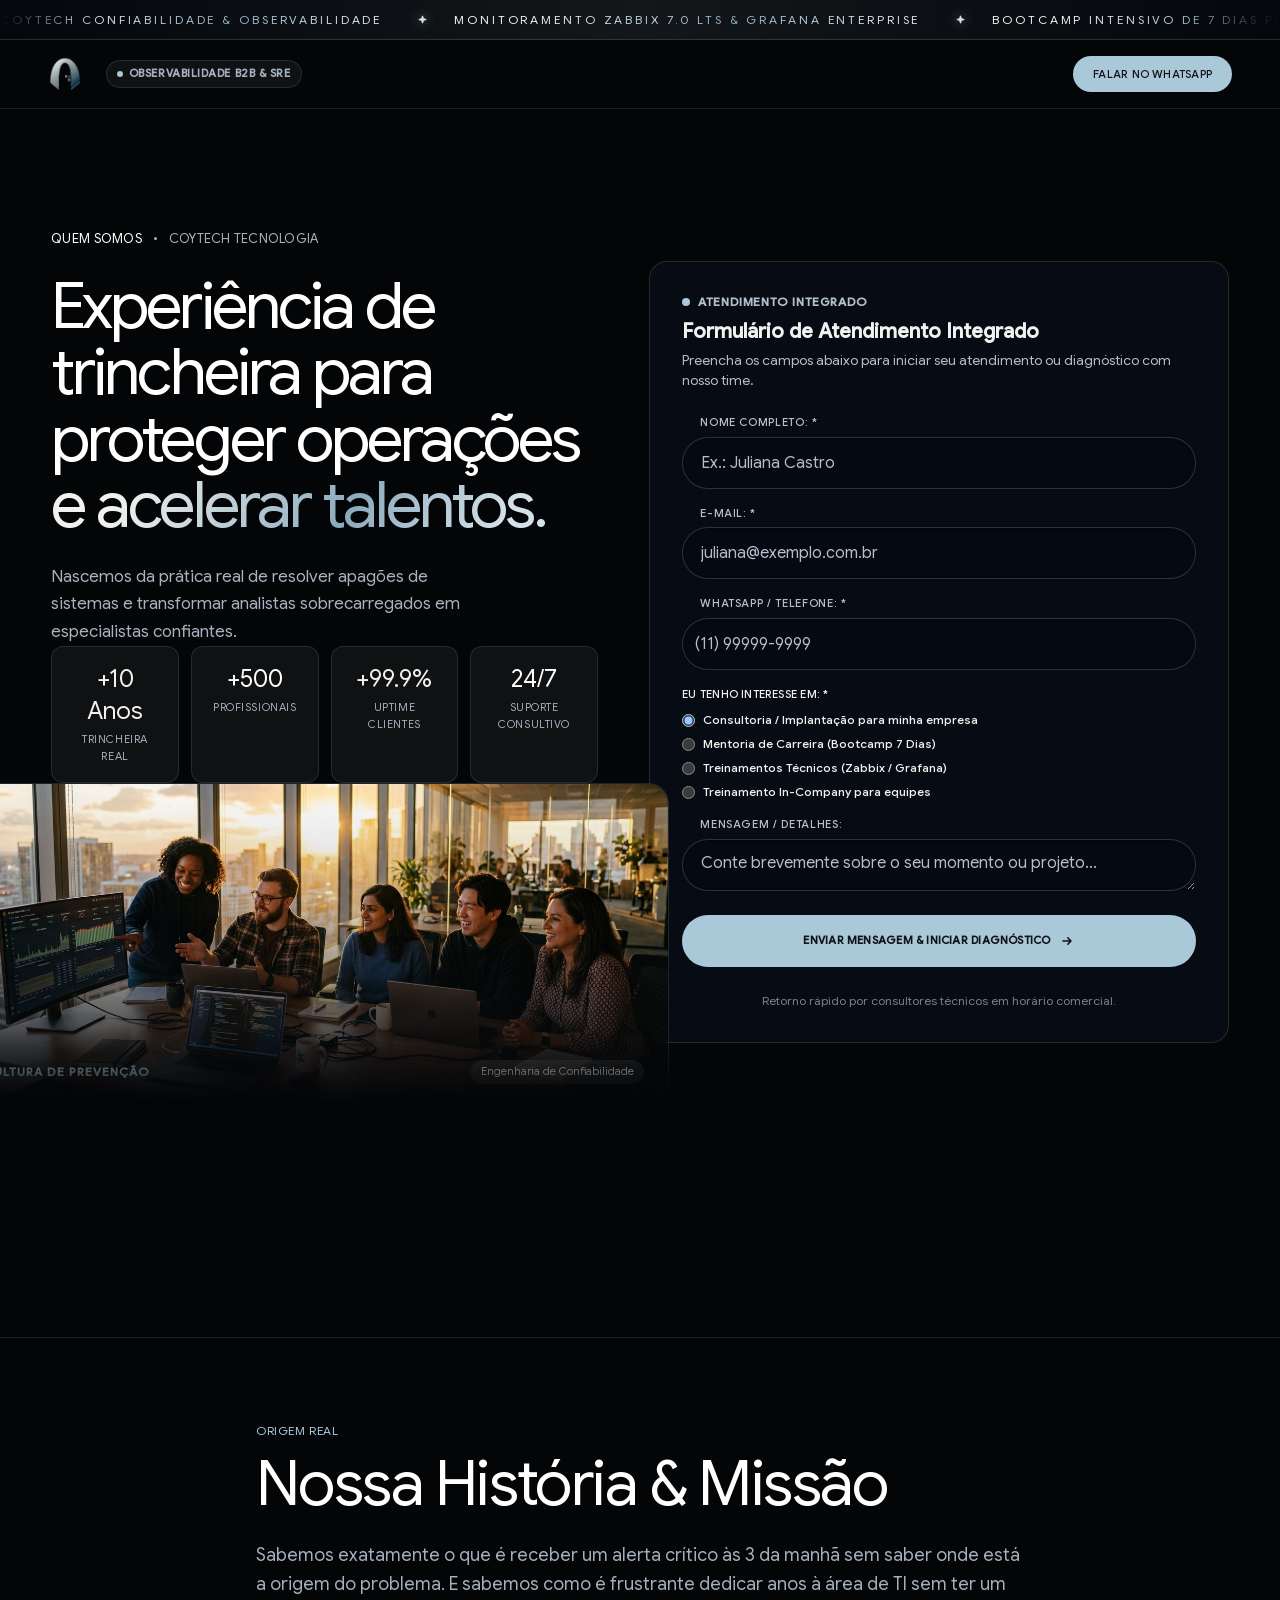
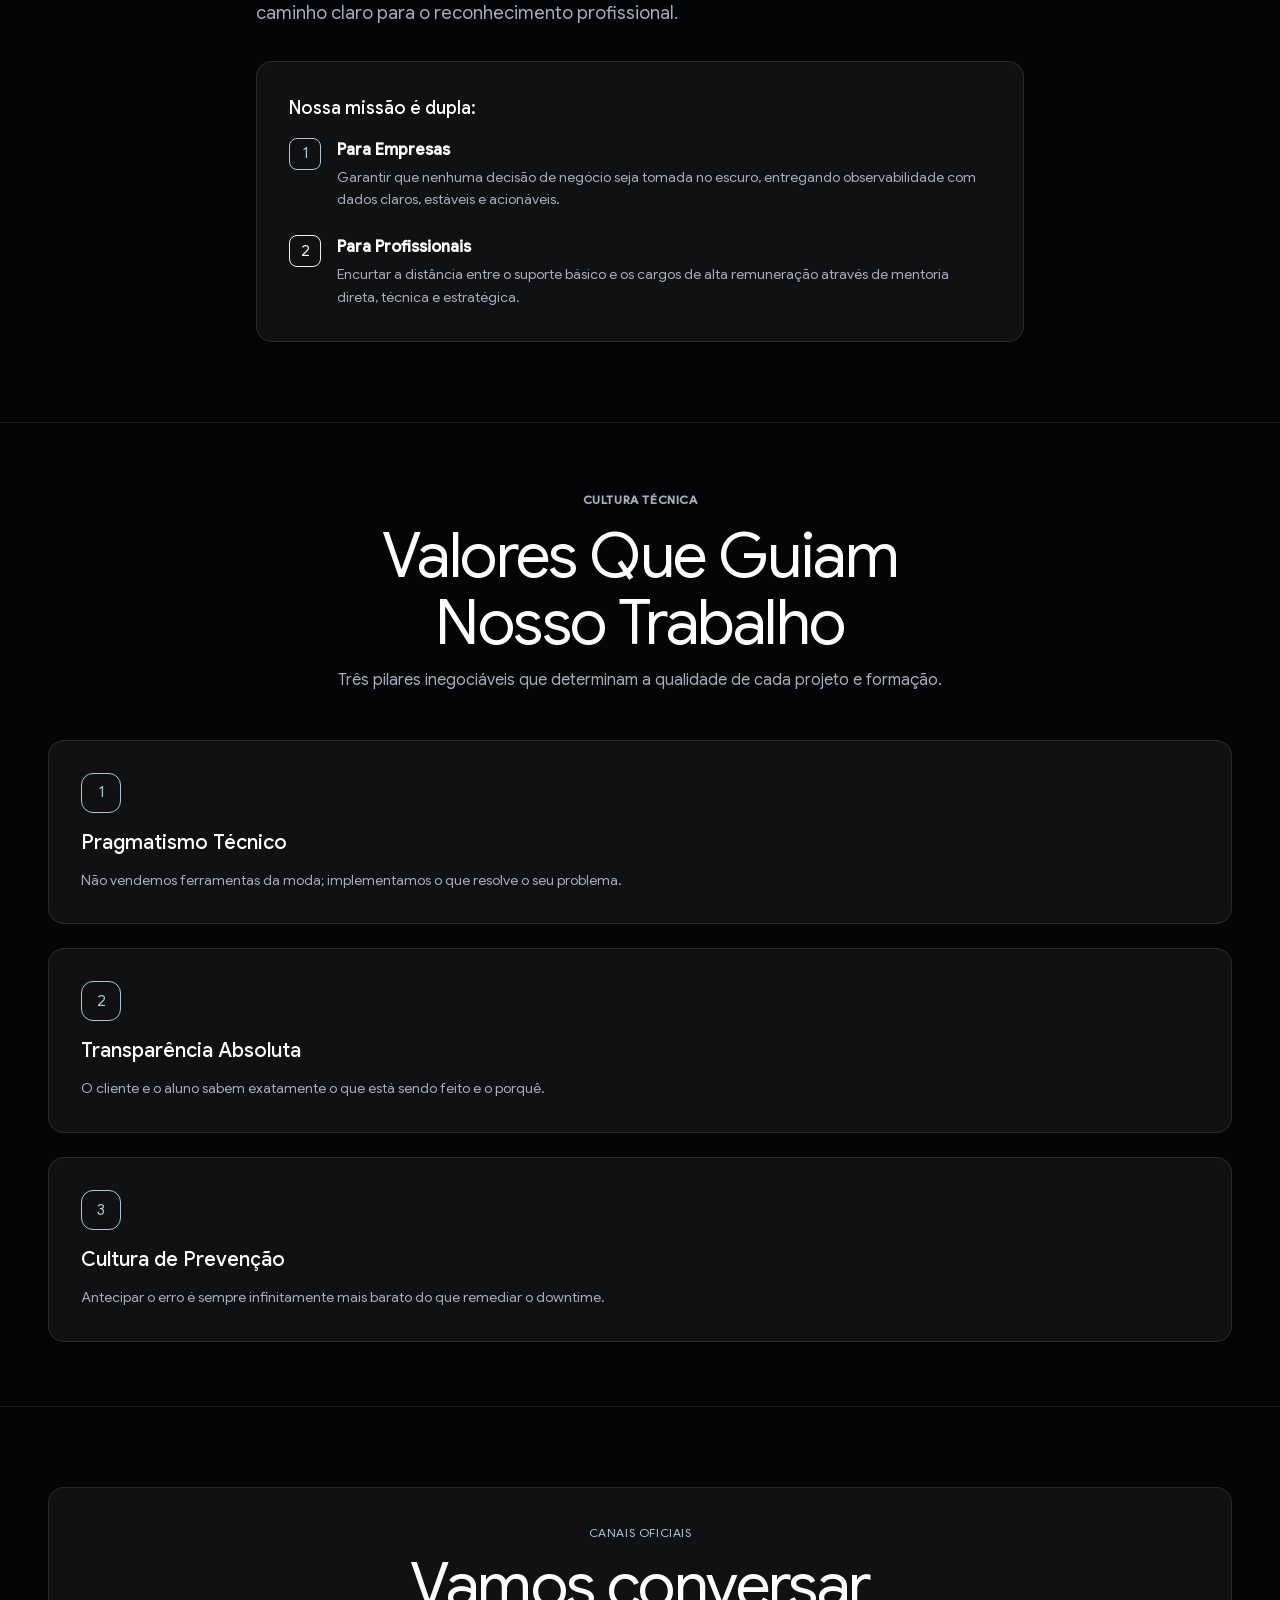
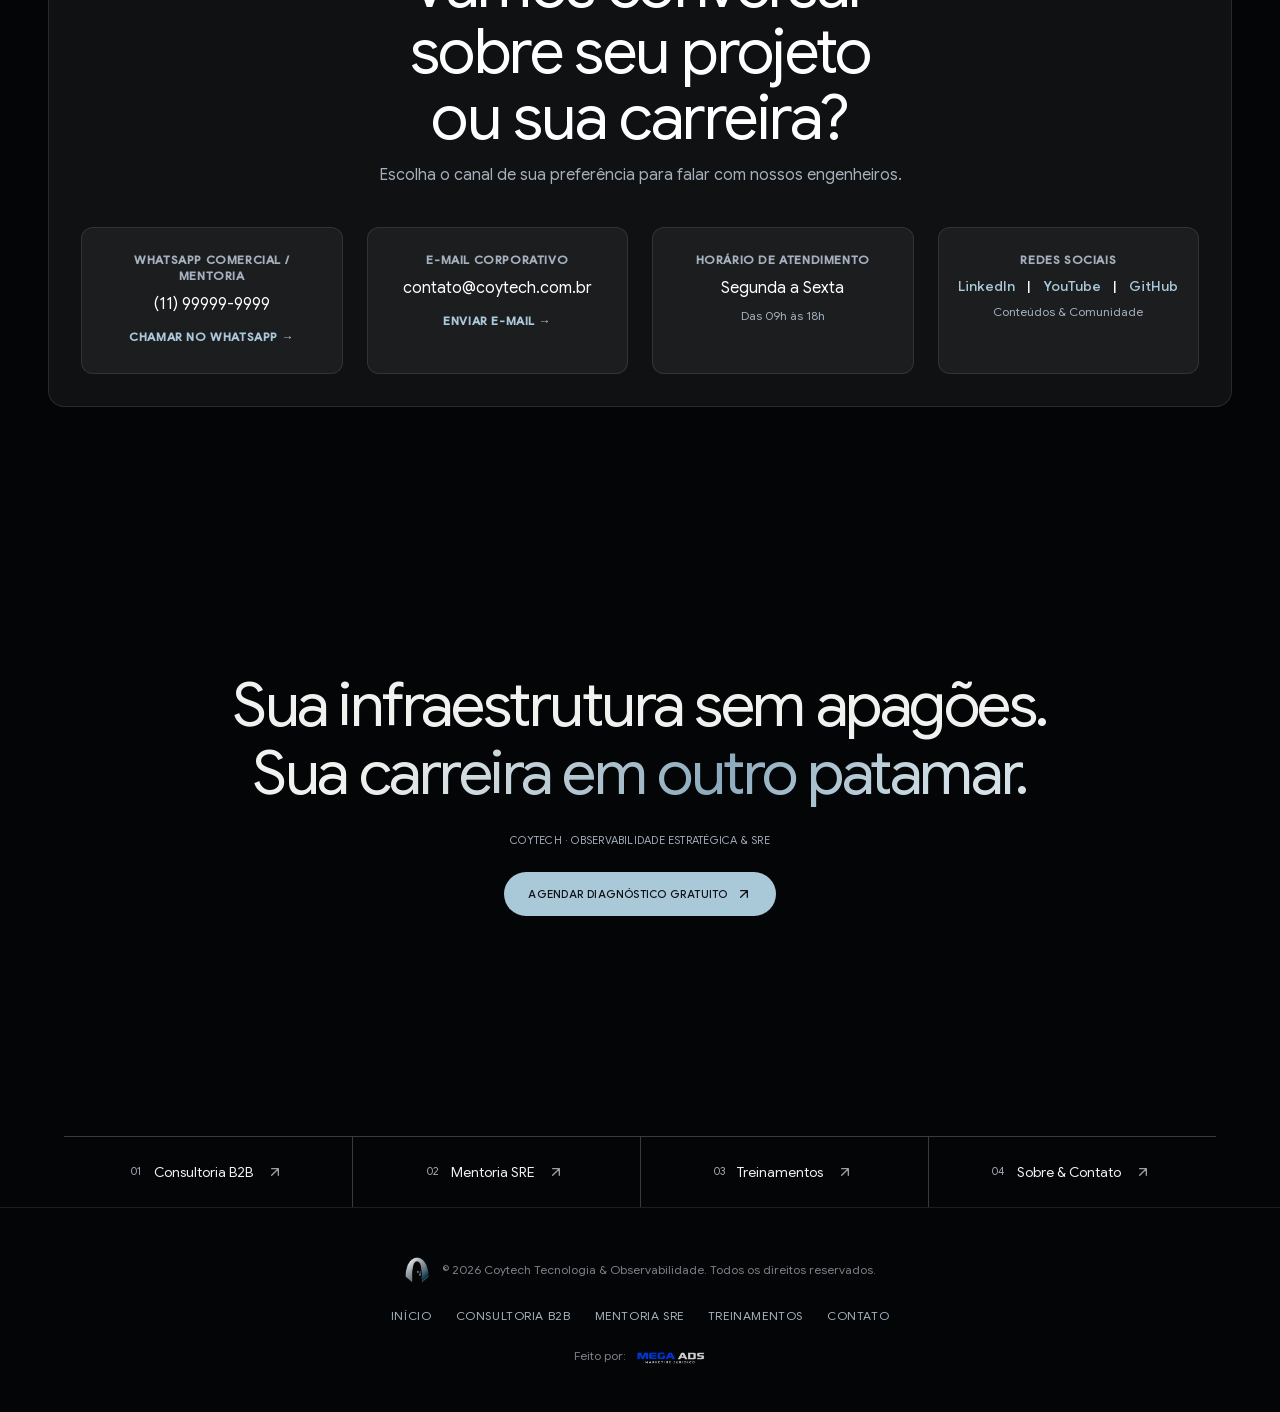
<file: sobre-contato.html>
<!DOCTYPE html>
<html lang="pt-BR">
<head>
  <meta charset="utf-8">
  <meta name="viewport" content="width=device-width, initial-scale=1, viewport-fit=cover">
  <title>Sobre Nós &amp; Contato | Coytech Soluções em Tecnologia</title>
  <meta name="description" content="Experiência de trincheira para proteger operações e acelerar talentos. Nascemos da prática real de resolver apagões de sistemas e transformar analistas em especialistas.">
  <link rel="canonical" href="https://coytech.com.br/">
  <meta property="og:type" content="website">
  <meta property="og:site_name" content="Coytech">
  <meta property="og:locale" content="pt_BR">
  <meta property="og:title" content="Sobre Nós &amp; Contato | Coytech Soluções em Tecnologia">
  <meta property="og:description" content="Experiência de trincheira para proteger operações e acelerar talentos. Nascemos da prática real de resolver apagões de sistemas e transformar analistas em especialistas.">
  <meta property="og:url" content="https://coytech.com.br/">
  <meta property="og:image" content="https://coytech.com.br/assets/imagem/noc-monitoring-center.jpg">
  <meta property="og:image:alt" content="Coytech Observabilidade Estratégica &amp; SRE">
  <meta name="twitter:card" content="summary_large_image">
  <meta name="twitter:site" content="@Coytech">
  <meta name="twitter:title" content="Sobre Nós &amp; Contato | Coytech Soluções em Tecnologia">
  <meta name="twitter:description" content="Experiência de trincheira para proteger operações e acelerar talentos. Nascemos da prática real de resolver apagões de sistemas e transformar analistas em especialistas.">
  <meta name="twitter:image" content="https://coytech.com.br/assets/imagem/noc-monitoring-center.jpg">
  
  <link rel="icon" type="image/png" href="assets/imagem/logo-circle.png">
  <link rel="apple-touch-icon" href="assets/imagem/logo-circle.png">
  
  <!-- Fontes Google Sans e Inter -->
  <link rel="preload" href="fonts/google-sans/google-sans-latin.woff2" as="font" type="font/woff2" crossorigin>
  <link rel="preconnect" href="https://fonts.googleapis.com">
  <link rel="preconnect" href="https://fonts.gstatic.com" crossorigin>
  <link href="https://fonts.googleapis.com/css2?family=Plus+Jakarta+Sans:wght@300;400;500;600;700;800;900&family=JetBrains+Mono:wght@400;600&display=swap" rel="stylesheet">
  
  <!-- CSS Oficial Black Design System -->
  <link rel="stylesheet" href="_astro/BaseLayout.Cypw8gFN.css">
  <style>
    [data-tem-cor] .destaque-fundo{background-color:var(--cor-evento);color:var(--cor-evento-texto)}
    [data-tem-cor] .destaque-texto{color:var(--cor-evento)}
    [data-tem-cor] .destaque-borda{border-color:var(--cor-evento)}
    [data-tem-cor] .fundo-suave{background-color:var(--cor-evento-suave)}
    [data-tem-cor] .bg-lime{background-color:var(--cor-evento);color:var(--cor-evento-texto)}
    [data-tem-cor] .hover\:bg-lime-strong:hover,[data-tem-cor] .bg-lime-strong{background-color:color-mix(in oklab, var(--cor-evento) 88%, black);color:var(--cor-evento-texto)}
    [data-tem-cor] .text-lime{color:var(--cor-evento)}
    [data-tem-cor] :is(input,textarea,select):focus-visible{outline-color:var(--cor-evento);border-color:var(--cor-evento)}
    .silhueta{filter:grayscale()brightness(0);opacity:.88}
    .tema-escuro .silhueta{filter:grayscale()brightness(0)invert();opacity:.82}
  </style>
  <link rel="stylesheet" href="_astro/EstiloBlack.DNpDmF-b.css">
  <style>
    .human-live-pulso{animation:human-live-pulso var(--human-live-pulso-duracao) var(--ease-out-strong) infinite}
    @keyframes human-live-pulso{0%,to{opacity:1}50%{opacity:var(--human-live-pulso-minimo)}}
    @media (prefers-reduced-motion:reduce){.human-live-pulso{animation:none}}
    .black-letreiro{height:var(--black-letreiro-altura);background:var(--black-letreiro-brilho), var(--black-letreiro-fundo);border-bottom:1px solid var(--black-letreiro-linha);position:relative;overflow:hidden}
    .black-letreiro:after{content:"";inset-block:0;width:var(--black-letreiro-reflexo-largura);background:var(--black-letreiro-reflexo);mix-blend-mode:screen;pointer-events:none;animation:black-letreiro-reflexo var(--black-letreiro-reflexo-ciclo) linear infinite;position:absolute;left:0;transform:translate(-100%)}
    .black-letreiro-janela{height:100%;mask-image:linear-gradient(90deg, transparent 0%, black var(--black-letreiro-borda), black calc(100% - var(--black-letreiro-borda)), transparent 100%);align-items:center;display:flex}
    .black-letreiro-trilho{width:max-content;animation:marquee var(--black-letreiro-ciclo) linear infinite;display:flex}
    .black-letreiro-grupo,.black-letreiro-item{align-items:center;display:flex}
    .black-letreiro-item{gap:var(--black-letreiro-espaco);padding-right:var(--black-letreiro-espaco);white-space:nowrap}
    .black-letreiro-texto{font-size:var(--black-letreiro-texto);letter-spacing:var(--black-letreiro-tracking);text-transform:uppercase;background:var(--black-silver-gradient);-webkit-text-fill-color:transparent;background-clip:text;font-weight:400;line-height:1}
    .black-letreiro-item .black-letreiro-icone{width:var(--black-letreiro-icone);height:var(--black-letreiro-icone);color:var(--black-letreiro-icone-cor);filter:drop-shadow(var(--black-letreiro-icone-brilho));flex-shrink:0}
    .black-letreiro-frase{clip-path:inset(50%);white-space:nowrap;width:1px;height:1px;margin:0;position:absolute;overflow:hidden}
    @keyframes black-letreiro-reflexo{0%{transform:translate(-100%)}45%,to{transform:translate(100vw)}}
    .campanha-black-2026:has(.black-letreiro){--black-letreiro-reserva:var(--black-letreiro-altura)}
    .black-letreiro~main{position:relative}
    .black-letreiro~main.min-h-svh{min-height:calc(100svh - var(--black-letreiro-reserva))}
  </style>
  <link rel="stylesheet" href="_astro/registro.Bi5SOKmQ.css">
  <style>
    .marcas{align-items:center;gap:var(--brands-caption-gap,var(--sp-2));padding:var(--brands-block-space,var(--sp-1)) var(--brands-inline-space,var(--secao-x));border-top:var(--brands-border,1px solid var(--borda));grid-template-columns:minmax(0,1fr);display:grid}
    .titulo{font-size:var(--brands-caption-size,var(--video-brands-caption-size));text-align:center;color:var(--brands-caption-color,var(--tinta-suave));line-height:1.5}
    .logos{min-width:var(--brands-loop-min-width,auto);justify-content:space-around;align-items:center;gap:var(--brands-logo-gap,var(--sp-2));padding:0 var(--brands-logo-gap,var(--sp-2)) 0 0;flex:none;margin:0;list-style:none;display:flex}
    .logo{width:var(--brands-logo-width,var(--video-marquee-logo));opacity:var(--brands-logo-opacity,.8);flex:none;place-items:center;display:grid}
    .logo img{width:100%;height:var(--brands-logo-height,var(--video-brand-height));object-fit:contain;filter:brightness(0)invert()}
    .janela{min-width:0;mask-image:var(--brands-edge-mask,none);-webkit-mask-image:var(--brands-edge-mask,none);overflow:hidden}
    .trilho{width:max-content;animation:marcas-passando var(--brands-duration,var(--video-marquee-duration)) linear infinite;display:flex}
    @keyframes marcas-passando{to{transform:translateX(var(--brands-loop-end,-50%))}}
  </style>
</head>
<body class="tema-escuro campanha-black-2026" style="--cor-evento:#a9c8d8;--cor-evento-texto:#111318;--cor-evento-suave:rgb(169 200 216 / 10%);--cor-evento-rotulo:#a9c8d8" data-tem-cor="sim">


<!-- TOP LETREIRO TICKER -->
<div class="black-letreiro" data-astro-cid-flpssvsm>
  <p class="black-letreiro-frase black-letreiro-texto" data-astro-cid-flpssvsm>Coytech Observabilidade Estratégica &amp; SRE</p>
  <div class="black-letreiro-janela" aria-hidden="true" data-astro-cid-flpssvsm>
    <div class="black-letreiro-trilho" data-astro-cid-flpssvsm>
      <span class="black-letreiro-grupo" data-astro-cid-flpssvsm>
        
    <span class="black-letreiro-item" data-astro-cid-flpssvsm>
      <span class="black-letreiro-texto" data-astro-cid-flpssvsm>Coytech Confiabilidade &amp; Observabilidade</span>
      <svg viewBox="0 0 256 256" class="size-5 shrink-0 black-letreiro-icone" fill="none" stroke="currentColor" stroke-width="1.6" stroke-linecap="round" stroke-linejoin="round" aria-hidden="true"><path fill="currentColor" d="M240 128a15.79 15.79 0 0 1-10.5 15l-63.44 23.07L143 229.5a16 16 0 0 1-30 0l-23.06-63.44L26.5 143a16 16 0 0 1 0-30l63.44-23.06L113 26.5a16 16 0 0 1 30 0l23.07 63.44L229.5 113a15.79 15.79 0 0 1 10.5 15"/></svg>
    </span>
    <span class="black-letreiro-item" data-astro-cid-flpssvsm>
      <span class="black-letreiro-texto" data-astro-cid-flpssvsm>Monitoramento Zabbix 7.0 LTS &amp; Grafana Enterprise</span>
      <svg viewBox="0 0 256 256" class="size-5 shrink-0 black-letreiro-icone" fill="none" stroke="currentColor" stroke-width="1.6" stroke-linecap="round" stroke-linejoin="round" aria-hidden="true"><path fill="currentColor" d="M240 128a15.79 15.79 0 0 1-10.5 15l-63.44 23.07L143 229.5a16 16 0 0 1-30 0l-23.06-63.44L26.5 143a16 16 0 0 1 0-30l63.44-23.06L113 26.5a16 16 0 0 1 30 0l23.07 63.44L229.5 113a15.79 15.79 0 0 1 10.5 15"/></svg>
    </span>
    <span class="black-letreiro-item" data-astro-cid-flpssvsm>
      <span class="black-letreiro-texto" data-astro-cid-flpssvsm>Bootcamp Intensivo de 7 Dias para Especialistas</span>
      <svg viewBox="0 0 256 256" class="size-5 shrink-0 black-letreiro-icone" fill="none" stroke="currentColor" stroke-width="1.6" stroke-linecap="round" stroke-linejoin="round" aria-hidden="true"><path fill="currentColor" d="M240 128a15.79 15.79 0 0 1-10.5 15l-63.44 23.07L143 229.5a16 16 0 0 1-30 0l-23.06-63.44L26.5 143a16 16 0 0 1 0-30l63.44-23.06L113 26.5a16 16 0 0 1 30 0l23.07 63.44L229.5 113a15.79 15.79 0 0 1 10.5 15"/></svg>
    </span>
    <span class="black-letreiro-item" data-astro-cid-flpssvsm>
      <span class="black-letreiro-texto" data-astro-cid-flpssvsm>Consultoria B2B para Ambientes Críticos</span>
      <svg viewBox="0 0 256 256" class="size-5 shrink-0 black-letreiro-icone" fill="none" stroke="currentColor" stroke-width="1.6" stroke-linecap="round" stroke-linejoin="round" aria-hidden="true"><path fill="currentColor" d="M240 128a15.79 15.79 0 0 1-10.5 15l-63.44 23.07L143 229.5a16 16 0 0 1-30 0l-23.06-63.44L26.5 143a16 16 0 0 1 0-30l63.44-23.06L113 26.5a16 16 0 0 1 30 0l23.07 63.44L229.5 113a15.79 15.79 0 0 1 10.5 15"/></svg>
    </span>
  
        
    <span class="black-letreiro-item" data-astro-cid-flpssvsm>
      <span class="black-letreiro-texto" data-astro-cid-flpssvsm>Coytech Confiabilidade &amp; Observabilidade</span>
      <svg viewBox="0 0 256 256" class="size-5 shrink-0 black-letreiro-icone" fill="none" stroke="currentColor" stroke-width="1.6" stroke-linecap="round" stroke-linejoin="round" aria-hidden="true"><path fill="currentColor" d="M240 128a15.79 15.79 0 0 1-10.5 15l-63.44 23.07L143 229.5a16 16 0 0 1-30 0l-23.06-63.44L26.5 143a16 16 0 0 1 0-30l63.44-23.06L113 26.5a16 16 0 0 1 30 0l23.07 63.44L229.5 113a15.79 15.79 0 0 1 10.5 15"/></svg>
    </span>
    <span class="black-letreiro-item" data-astro-cid-flpssvsm>
      <span class="black-letreiro-texto" data-astro-cid-flpssvsm>Monitoramento Zabbix 7.0 LTS &amp; Grafana Enterprise</span>
      <svg viewBox="0 0 256 256" class="size-5 shrink-0 black-letreiro-icone" fill="none" stroke="currentColor" stroke-width="1.6" stroke-linecap="round" stroke-linejoin="round" aria-hidden="true"><path fill="currentColor" d="M240 128a15.79 15.79 0 0 1-10.5 15l-63.44 23.07L143 229.5a16 16 0 0 1-30 0l-23.06-63.44L26.5 143a16 16 0 0 1 0-30l63.44-23.06L113 26.5a16 16 0 0 1 30 0l23.07 63.44L229.5 113a15.79 15.79 0 0 1 10.5 15"/></svg>
    </span>
    <span class="black-letreiro-item" data-astro-cid-flpssvsm>
      <span class="black-letreiro-texto" data-astro-cid-flpssvsm>Bootcamp Intensivo de 7 Dias para Especialistas</span>
      <svg viewBox="0 0 256 256" class="size-5 shrink-0 black-letreiro-icone" fill="none" stroke="currentColor" stroke-width="1.6" stroke-linecap="round" stroke-linejoin="round" aria-hidden="true"><path fill="currentColor" d="M240 128a15.79 15.79 0 0 1-10.5 15l-63.44 23.07L143 229.5a16 16 0 0 1-30 0l-23.06-63.44L26.5 143a16 16 0 0 1 0-30l63.44-23.06L113 26.5a16 16 0 0 1 30 0l23.07 63.44L229.5 113a15.79 15.79 0 0 1 10.5 15"/></svg>
    </span>
    <span class="black-letreiro-item" data-astro-cid-flpssvsm>
      <span class="black-letreiro-texto" data-astro-cid-flpssvsm>Consultoria B2B para Ambientes Críticos</span>
      <svg viewBox="0 0 256 256" class="size-5 shrink-0 black-letreiro-icone" fill="none" stroke="currentColor" stroke-width="1.6" stroke-linecap="round" stroke-linejoin="round" aria-hidden="true"><path fill="currentColor" d="M240 128a15.79 15.79 0 0 1-10.5 15l-63.44 23.07L143 229.5a16 16 0 0 1-30 0l-23.06-63.44L26.5 143a16 16 0 0 1 0-30l63.44-23.06L113 26.5a16 16 0 0 1 30 0l23.07 63.44L229.5 113a15.79 15.79 0 0 1 10.5 15"/></svg>
    </span>
  
      </span>
      <span class="black-letreiro-grupo" data-astro-cid-flpssvsm>
        
    <span class="black-letreiro-item" data-astro-cid-flpssvsm>
      <span class="black-letreiro-texto" data-astro-cid-flpssvsm>Coytech Confiabilidade &amp; Observabilidade</span>
      <svg viewBox="0 0 256 256" class="size-5 shrink-0 black-letreiro-icone" fill="none" stroke="currentColor" stroke-width="1.6" stroke-linecap="round" stroke-linejoin="round" aria-hidden="true"><path fill="currentColor" d="M240 128a15.79 15.79 0 0 1-10.5 15l-63.44 23.07L143 229.5a16 16 0 0 1-30 0l-23.06-63.44L26.5 143a16 16 0 0 1 0-30l63.44-23.06L113 26.5a16 16 0 0 1 30 0l23.07 63.44L229.5 113a15.79 15.79 0 0 1 10.5 15"/></svg>
    </span>
    <span class="black-letreiro-item" data-astro-cid-flpssvsm>
      <span class="black-letreiro-texto" data-astro-cid-flpssvsm>Monitoramento Zabbix 7.0 LTS &amp; Grafana Enterprise</span>
      <svg viewBox="0 0 256 256" class="size-5 shrink-0 black-letreiro-icone" fill="none" stroke="currentColor" stroke-width="1.6" stroke-linecap="round" stroke-linejoin="round" aria-hidden="true"><path fill="currentColor" d="M240 128a15.79 15.79 0 0 1-10.5 15l-63.44 23.07L143 229.5a16 16 0 0 1-30 0l-23.06-63.44L26.5 143a16 16 0 0 1 0-30l63.44-23.06L113 26.5a16 16 0 0 1 30 0l23.07 63.44L229.5 113a15.79 15.79 0 0 1 10.5 15"/></svg>
    </span>
    <span class="black-letreiro-item" data-astro-cid-flpssvsm>
      <span class="black-letreiro-texto" data-astro-cid-flpssvsm>Bootcamp Intensivo de 7 Dias para Especialistas</span>
      <svg viewBox="0 0 256 256" class="size-5 shrink-0 black-letreiro-icone" fill="none" stroke="currentColor" stroke-width="1.6" stroke-linecap="round" stroke-linejoin="round" aria-hidden="true"><path fill="currentColor" d="M240 128a15.79 15.79 0 0 1-10.5 15l-63.44 23.07L143 229.5a16 16 0 0 1-30 0l-23.06-63.44L26.5 143a16 16 0 0 1 0-30l63.44-23.06L113 26.5a16 16 0 0 1 30 0l23.07 63.44L229.5 113a15.79 15.79 0 0 1 10.5 15"/></svg>
    </span>
    <span class="black-letreiro-item" data-astro-cid-flpssvsm>
      <span class="black-letreiro-texto" data-astro-cid-flpssvsm>Consultoria B2B para Ambientes Críticos</span>
      <svg viewBox="0 0 256 256" class="size-5 shrink-0 black-letreiro-icone" fill="none" stroke="currentColor" stroke-width="1.6" stroke-linecap="round" stroke-linejoin="round" aria-hidden="true"><path fill="currentColor" d="M240 128a15.79 15.79 0 0 1-10.5 15l-63.44 23.07L143 229.5a16 16 0 0 1-30 0l-23.06-63.44L26.5 143a16 16 0 0 1 0-30l63.44-23.06L113 26.5a16 16 0 0 1 30 0l23.07 63.44L229.5 113a15.79 15.79 0 0 1 10.5 15"/></svg>
    </span>
  
        
    <span class="black-letreiro-item" data-astro-cid-flpssvsm>
      <span class="black-letreiro-texto" data-astro-cid-flpssvsm>Coytech Confiabilidade &amp; Observabilidade</span>
      <svg viewBox="0 0 256 256" class="size-5 shrink-0 black-letreiro-icone" fill="none" stroke="currentColor" stroke-width="1.6" stroke-linecap="round" stroke-linejoin="round" aria-hidden="true"><path fill="currentColor" d="M240 128a15.79 15.79 0 0 1-10.5 15l-63.44 23.07L143 229.5a16 16 0 0 1-30 0l-23.06-63.44L26.5 143a16 16 0 0 1 0-30l63.44-23.06L113 26.5a16 16 0 0 1 30 0l23.07 63.44L229.5 113a15.79 15.79 0 0 1 10.5 15"/></svg>
    </span>
    <span class="black-letreiro-item" data-astro-cid-flpssvsm>
      <span class="black-letreiro-texto" data-astro-cid-flpssvsm>Monitoramento Zabbix 7.0 LTS &amp; Grafana Enterprise</span>
      <svg viewBox="0 0 256 256" class="size-5 shrink-0 black-letreiro-icone" fill="none" stroke="currentColor" stroke-width="1.6" stroke-linecap="round" stroke-linejoin="round" aria-hidden="true"><path fill="currentColor" d="M240 128a15.79 15.79 0 0 1-10.5 15l-63.44 23.07L143 229.5a16 16 0 0 1-30 0l-23.06-63.44L26.5 143a16 16 0 0 1 0-30l63.44-23.06L113 26.5a16 16 0 0 1 30 0l23.07 63.44L229.5 113a15.79 15.79 0 0 1 10.5 15"/></svg>
    </span>
    <span class="black-letreiro-item" data-astro-cid-flpssvsm>
      <span class="black-letreiro-texto" data-astro-cid-flpssvsm>Bootcamp Intensivo de 7 Dias para Especialistas</span>
      <svg viewBox="0 0 256 256" class="size-5 shrink-0 black-letreiro-icone" fill="none" stroke="currentColor" stroke-width="1.6" stroke-linecap="round" stroke-linejoin="round" aria-hidden="true"><path fill="currentColor" d="M240 128a15.79 15.79 0 0 1-10.5 15l-63.44 23.07L143 229.5a16 16 0 0 1-30 0l-23.06-63.44L26.5 143a16 16 0 0 1 0-30l63.44-23.06L113 26.5a16 16 0 0 1 30 0l23.07 63.44L229.5 113a15.79 15.79 0 0 1 10.5 15"/></svg>
    </span>
    <span class="black-letreiro-item" data-astro-cid-flpssvsm>
      <span class="black-letreiro-texto" data-astro-cid-flpssvsm>Consultoria B2B para Ambientes Críticos</span>
      <svg viewBox="0 0 256 256" class="size-5 shrink-0 black-letreiro-icone" fill="none" stroke="currentColor" stroke-width="1.6" stroke-linecap="round" stroke-linejoin="round" aria-hidden="true"><path fill="currentColor" d="M240 128a15.79 15.79 0 0 1-10.5 15l-63.44 23.07L143 229.5a16 16 0 0 1-30 0l-23.06-63.44L26.5 143a16 16 0 0 1 0-30l63.44-23.06L113 26.5a16 16 0 0 1 30 0l23.07 63.44L229.5 113a15.79 15.79 0 0 1 10.5 15"/></svg>
    </span>
  
      </span>
    </div>
  </div>
</div>
<script type="module">
var e=document.querySelector(`.black-letreiro`);
if(e){let t=0,n=()=>{t=0;let n=Math.max(0,e.getBoundingClientRect().bottom);document.body.style.setProperty(`--black-letreiro-visivel`,`${n}px`)};addEventListener(`scroll`,()=>{t||=requestAnimationFrame(n)},{passive:!0}),n()}
</script>

<!-- NAVBAR -->
<header class="relative z-10 border-b border-white/10" data-astro-cid-z7xolria>
  <div class="mx-auto flex max-w-(--container-content) items-center justify-between px-5 sm:px-8 lg:px-12 py-4 lg:py-5" data-astro-cid-z7xolria>
    <div class="flex items-center gap-6">
      <a href="index.html" class="flex items-center gap-3 no-underline">
        <img src="assets/imagem/logo.png" alt="Coytech Logo" class="h-8 sm:h-9 w-auto">
      </a>
      <span class="hidden sm:inline-flex items-center gap-1.5 rounded-full border border-white/10 bg-white/5 px-2.5 py-1 text-[11px] font-semibold uppercase tracking-wider text-ink-soft">
        <span class="size-1.5 rounded-full bg-lime"></span>
        Observabilidade B2B &amp; SRE
      </span>
    </div>

    <!-- Navegação Desktop -->
    <nav class="hidden md:flex items-center gap-7 text-sm font-medium">
      <a href="index.html" class="text-ink-soft hover:text-white transition-colors no-underline">Início</a>
      <a href="consultoria-empresas.html" class="text-ink-soft hover:text-white transition-colors no-underline">Consultoria B2B</a>
      <a href="mentoria-carreira.html" class="text-ink-soft hover:text-white transition-colors no-underline">Mentoria SRE</a>
      <a href="treinamentos.html" class="text-ink-soft hover:text-white transition-colors no-underline">Treinamentos</a>
      <a href="sobre-contato.html" class="text-white font-semibold transition-colors no-underline">Sobre &amp; Contato</a>
    </nav>

    <div class="flex items-center gap-4">
      <p class="hidden xl:inline-flex items-center gap-2 rounded-full border border-ink/15 px-3 py-1.5 text-label text-ink-soft uppercase" data-astro-cid-z7xolria>
        <span class="relative flex size-2" data-astro-cid-z7xolria>
          <span class="absolute inline-flex size-full animate-ping rounded-full bg-lime opacity-70" data-astro-cid-z7xolria></span>
          <span class="relative inline-flex size-2 rounded-full bg-lime" data-astro-cid-z7xolria></span>
        </span>
        Operação Ativa 24/7 · Zabbix 7.0
      </p>
      <a href="https://wa.me/5511999999999?text=Ol%C3%A1%2C%20gostaria%20de%20um%20diagn%C3%B3stico%20de%20observabilidade%20para%20minha%20empresa" class="inline-flex items-center justify-center gap-2 rounded-full text-label font-medium uppercase no-underline transition-[background-color,color,transform] duration-(--duration-quick) ease-(--ease-out-strong) active:scale-[0.97] bg-lime text-lime-ink hover:bg-lime-strong h-9 px-4 sm:px-5">
        Falar no WhatsApp
      </a>
    </div>
  </div>
</header>
<main data-astro-cid-z7xolria>


<!-- HERO SECTION: SOBRE & CONTATO -->
<section class="section-rhythm relative overflow-hidden bg-surface text-ink pagina-abertura py-10 sm:py-14 lg:py-20">
  <div class="mx-auto w-full max-w-(--container-content) px-5 sm:px-8 lg:px-12">
    <!-- Ambient 3D Glow Lights -->
    <div class="black-stage pointer-events-none absolute inset-0 z-0 overflow-hidden" aria-hidden="true">
      <div class="black-hero-ambient">
        <span class="black-hero-light black-hero-light--blue"></span>
        <span class="black-hero-light black-hero-light--ice"></span>
        <span class="black-hero-light black-hero-light--navy"></span>
      </div>
    </div>

    <div class="pagina-abertura-grade relative z-10 grid gap-10 lg:grid-cols-[minmax(0,1fr)_minmax(0,27rem)] lg:gap-16 lg:items-start">
      <div class="black-hero-copy min-w-0">
        <p class="black-hero-date text-label uppercase">
          <span>Quem Somos</span>
          <span class="black-hero-date-divider" aria-hidden="true"></span>
          <span>Coytech Tecnologia</span>
        </p>
        <h1 style="max-width:24ch" class="font-display font-normal text-pretty text-display-lg black-hero-title text-white">
          Experiência de trincheira para proteger operações<br>
          <span class="black-silver-type">e acelerar talentos.</span>
        </h1>
        <p class="font-body text-lead text-ink-soft text-pretty black-hero-subtitle" style="max-width:43ch">
          Nascemos da prática real de resolver apagões de sistemas e transformar analistas sobrecarregados em especialistas confiantes.
        </p>

        <!-- Metric Badges -->
        <div class="grid grid-cols-2 sm:grid-cols-4 gap-3 my-8">
          <div class="rounded-xl border border-white/10 bg-white/5 p-4 text-center backdrop-blur-sm">
            <div class="text-2xl lg:text-3xl font-extrabold text-[#a9c8d8]">+10 Anos</div>
            <div class="text-[11px] uppercase tracking-wider text-ink-soft mt-1">Trincheira Real</div>
          </div>
          <div class="rounded-xl border border-white/10 bg-white/5 p-4 text-center backdrop-blur-sm">
            <div class="text-2xl lg:text-3xl font-extrabold text-white">+500</div>
            <div class="text-[11px] uppercase tracking-wider text-ink-soft mt-1">Profissionais</div>
          </div>
          <div class="rounded-xl border border-white/10 bg-white/5 p-4 text-center backdrop-blur-sm">
            <div class="text-2xl lg:text-3xl font-extrabold text-[#a9c8d8]">+99.9%</div>
            <div class="text-[11px] uppercase tracking-wider text-ink-soft mt-1">Uptime Clientes</div>
          </div>
          <div class="rounded-xl border border-white/10 bg-white/5 p-4 text-center backdrop-blur-sm">
            <div class="text-2xl lg:text-3xl font-extrabold text-white">24/7</div>
            <div class="text-[11px] uppercase tracking-wider text-ink-soft mt-1">Suporte Consultivo</div>
          </div>
        </div>

        <figure class="black-hero-portrait min-w-0 mb-8">
          <div class="black-portrait-light" style="overflow:hidden;border-radius:20px;border:1px solid rgba(255,255,255,0.12);box-shadow:0 20px 50px rgba(0,0,0,0.7);position:relative;">
            <img src="assets/imagem/team-sunset-office.jpg" alt="Equipe de Engenharia Coytech" class="black-portrait-image" style="width:100%;height:320px;object-fit:cover;display:block;">
            <div style="position:absolute;inset:0;background:linear-gradient(to top, rgba(10,11,14,0.92) 0%, rgba(10,11,14,0.15) 60%, transparent 100%);pointer-events:none;"></div>
            <div style="position:absolute;bottom:20px;left:24px;right:24px;display:flex;align-items:center;justify-content:space-between;">
              <span style="font-size:12px;font-weight:600;letter-spacing:1px;text-transform:uppercase;color:#a9c8d8;">Cultura de Prevenção</span>
              <span style="font-size:11px;padding:3px 10px;border-radius:999px;background:rgba(255,255,255,0.1);color:#FFFFFF;">Engenharia de Confiabilidade</span>
            </div>
          </div>
        </figure>
      </div>

      <!-- Right Form Card: FORMULÁRIO DE ATENDIMENTO INTEGRADO (SEÇÃO 5) -->
      <div id="formulario-atendimento" class="scroll-mt-8 rounded-panel border border-ink/10 bg-white p-6 shadow-xl shadow-ink/5 sm:p-8 lg:sticky lg:top-8" data-astro-cid-z7xolria>
        <div class="captura-fluxo w-full captura-etapa" data-tom="claro" data-apresentacao="glass">
          <div class="flex items-center gap-2 mb-2">
            <span class="size-2 rounded-full bg-lime animate-pulse"></span>
            <span class="text-xs uppercase tracking-wider text-ink-soft font-semibold">Atendimento Integrado</span>
          </div>
          <h2 class="font-display text-xl text-ink font-semibold">Formulário de Atendimento Integrado</h2>
          <p class="mt-1 mb-6 text-sm text-ink-soft">Preencha os campos abaixo para iniciar seu atendimento ou diagnóstico com nosso time.</p>
          
          <form class="grid gap-4" action="https://wa.me/5511999999999" method="GET" target="_blank">
            <div class="flex flex-col gap-1.5">
              <label for="sob-nome" class="text-label font-medium uppercase text-ink">Nome Completo: *</label>
              <input id="sob-nome" type="text" required placeholder="Ex.: Juliana Castro" class="campo h-(--size-control) px-3.5 w-full rounded-md border text-sm" name="nome_completo">
            </div>
            
            <div class="flex flex-col gap-1.5">
              <label for="sob-email" class="text-label font-medium uppercase text-ink">E-mail: *</label>
              <input id="sob-email" type="email" required placeholder="juliana@exemplo.com.br" class="campo h-(--size-control) px-3.5 w-full rounded-md border text-sm" name="email">
            </div>

            <div class="flex flex-col gap-1.5">
              <label for="sob-whats" class="text-label font-medium uppercase text-ink">WhatsApp / Telefone: *</label>
              <input id="sob-whats" type="tel" required placeholder="(11) 99999-9999" class="campo h-(--size-control) px-3.5 w-full rounded-md border text-sm" name="whatsapp_telefone">
            </div>

            <div class="flex flex-col gap-1.5">
              <label class="text-label font-medium uppercase text-ink mb-1">Eu tenho interesse em: *</label>
              <div class="space-y-2 text-xs text-ink font-medium">
                <label class="flex items-center gap-2 cursor-pointer">
                  <input type="radio" name="interesse" value="consultoria" checked class="accent-lime">
                  <span>Consultoria / Implantação para minha empresa</span>
                </label>
                <label class="flex items-center gap-2 cursor-pointer">
                  <input type="radio" name="interesse" value="mentoria" class="accent-lime">
                  <span>Mentoria de Carreira (Bootcamp 7 Dias)</span>
                </label>
                <label class="flex items-center gap-2 cursor-pointer">
                  <input type="radio" name="interesse" value="treinamentos" class="accent-lime">
                  <span>Treinamentos Técnicos (Zabbix / Grafana)</span>
                </label>
                <label class="flex items-center gap-2 cursor-pointer">
                  <input type="radio" name="interesse" value="incompany" class="accent-lime">
                  <span>Treinamento In-Company para equipes</span>
                </label>
              </div>
            </div>

            <div class="flex flex-col gap-1.5">
              <label for="sob-mensagem" class="text-label font-medium uppercase text-ink">Mensagem / Detalhes:</label>
              <textarea id="sob-mensagem" rows="3" placeholder="Conte brevemente sobre o seu momento ou projeto..." class="campo p-3 w-full rounded-md border text-sm" name="mensagem_detalhes"></textarea>
            </div>

            <button type="submit" class="mt-2 inline-flex items-center justify-center gap-2 rounded-full text-label font-medium uppercase no-underline transition-[background-color,color,transform] duration-(--duration-quick) ease-(--ease-out-strong) active:scale-[0.97] bg-lime text-lime-ink hover:bg-lime-strong h-11 px-6 w-full cursor-pointer font-semibold">
              Enviar Mensagem &amp; Iniciar Diagnóstico
              <svg viewBox="0 0 20 20" class="size-4 shrink-0" fill="none" stroke="currentColor" stroke-width="2" stroke-linecap="round" stroke-linejoin="round"><path d="M5 10h10m-4-4l4 4-4 4"/></svg>
            </button>

            <p class="text-center text-[12px] text-ink-softer mt-2">
              Retorno rápido por consultores técnicos em horário comercial.
            </p>
          </form>
        </div>
      </div>
    </div>
  </div>
</section>

<!-- SEÇÃO 2: NOSSA HISTÓRIA & MISSÃO -->
<section class="section-rhythm relative overflow-hidden bg-surface text-ink py-20 border-t border-white/10">
  <div class="mx-auto w-full max-w-(--container-content) px-5 sm:px-8 lg:px-12">
    <div class="max-w-3xl mx-auto mb-16">
      <span class="text-xs uppercase tracking-wider text-lime font-bold">Origem Real</span>
      <h2 class="font-display text-display-md text-white mt-2 mb-6">
        Nossa História &amp; Missão
      </h2>
      <p class="text-base sm:text-lg text-ink-soft leading-relaxed mb-8">
        Sabemos exatamente o que é receber um alerta crítico às 3 da manhã sem saber onde está a origem do problema. E sabemos como é frustrante dedicar anos à área de TI sem ter um caminho claro para o reconhecimento profissional.
      </p>

      <div class="rounded-2xl border border-white/10 bg-white/5 p-8 backdrop-blur-sm">
        <h3 class="text-white font-medium text-lg mb-4">Nossa missão é dupla:</h3>
        <div class="space-y-6">
          <div class="flex items-start gap-4">
            <span class="size-8 rounded-lg bg-lime/10 border border-lime/20 flex items-center justify-center text-lime font-bold shrink-0">1</span>
            <div>
              <h4 class="text-white font-semibold text-base mb-1">Para Empresas</h4>
              <p class="text-sm text-ink-soft leading-relaxed">
                Garantir que nenhuma decisão de negócio seja tomada no escuro, entregando observabilidade com dados claros, estáveis e acionáveis.
              </p>
            </div>
          </div>
          <div class="flex items-start gap-4">
            <span class="size-8 rounded-lg bg-[#a9c8d8]/10 border border-[#a9c8d8]/20 flex items-center justify-center text-[#a9c8d8] font-bold shrink-0">2</span>
            <div>
              <h4 class="text-white font-semibold text-base mb-1">Para Profissionais</h4>
              <p class="text-sm text-ink-soft leading-relaxed">
                Encurtar a distância entre o suporte básico e os cargos de alta remuneração através de mentoria direta, técnica e estratégica.
              </p>
            </div>
          </div>
        </div>
      </div>
    </div>
  </div>
</section>

<!-- SEÇÃO 3: VALORES QUE GUIAM NOSSO TRABALHO -->
<section class="section-rhythm relative overflow-hidden bg-surface text-ink py-16 border-t border-white/10">
  <div class="mx-auto w-full max-w-(--container-content) px-5 sm:px-8 lg:px-12">
    <div class="text-center max-w-2xl mx-auto mb-12">
      <span class="text-xs uppercase tracking-wider text-ink-soft font-semibold">Cultura Técnica</span>
      <h2 class="font-display text-display-md text-white mt-3">
        Valores Que Guiam Nosso Trabalho
      </h2>
      <p class="text-ink-soft mt-3 text-base">
        Três pilares inegociáveis que determinam a qualidade de cada projeto e formação.
      </p>
    </div>

    <div class="grid grid-cols-1 md:grid-cols-3 gap-6">
      <div class="rounded-2xl border border-white/10 bg-white/5 p-8 backdrop-blur-sm">
        <div class="size-10 rounded-xl bg-lime/10 border border-lime/20 flex items-center justify-center text-lime mb-4 font-bold">1</div>
        <h3 class="font-display text-xl text-white font-medium mb-3">Pragmatismo Técnico</h3>
        <p class="text-sm text-ink-soft leading-relaxed">
          Não vendemos ferramentas da moda; implementamos o que resolve o seu problema.
        </p>
      </div>

      <div class="rounded-2xl border border-white/10 bg-white/5 p-8 backdrop-blur-sm">
        <div class="size-10 rounded-xl bg-lime/10 border border-lime/20 flex items-center justify-center text-lime mb-4 font-bold">2</div>
        <h3 class="font-display text-xl text-white font-medium mb-3">Transparência Absoluta</h3>
        <p class="text-sm text-ink-soft leading-relaxed">
          O cliente e o aluno sabem exatamente o que está sendo feito e o porquê.
        </p>
      </div>

      <div class="rounded-2xl border border-white/10 bg-white/5 p-8 backdrop-blur-sm">
        <div class="size-10 rounded-xl bg-lime/10 border border-lime/20 flex items-center justify-center text-lime mb-4 font-bold">3</div>
        <h3 class="font-display text-xl text-white font-medium mb-3">Cultura de Prevenção</h3>
        <p class="text-sm text-ink-soft leading-relaxed">
          Antecipar o erro é sempre infinitamente mais barato do que remediar o downtime.
        </p>
      </div>
    </div>
  </div>
</section>

<!-- SEÇÃO 4: INFORMAÇÕES DE CONTATO DIRETO -->
<section class="section-rhythm relative overflow-hidden bg-surface text-ink py-20 border-t border-white/10">
  <div class="mx-auto w-full max-w-(--container-content) px-5 sm:px-8 lg:px-12">
    <div class="rounded-2xl border border-white/10 bg-white/5 p-8 lg:p-14 backdrop-blur-sm">
      <div class="max-w-2xl mx-auto text-center mb-10">
        <span class="text-xs uppercase tracking-wider text-lime font-bold">Canais Oficiais</span>
        <h2 class="font-display text-display-md text-white mt-2 mb-3">
          Vamos conversar sobre seu projeto ou sua carreira?
        </h2>
        <p class="text-ink-soft text-base">
          Escolha o canal de sua preferência para falar com nossos engenheiros.
        </p>
      </div>

      <div class="grid grid-cols-1 sm:grid-cols-2 lg:grid-cols-4 gap-6 text-center">
        <!-- WhatsApp -->
        <div class="p-6 rounded-xl border border-white/10 bg-white/5">
          <div class="text-xs uppercase tracking-wider text-ink-soft font-semibold mb-2">WhatsApp Comercial / Mentoria</div>
          <div class="text-base font-bold text-white mb-2">(11) 99999-9999</div>
          <a href="https://wa.me/5511999999999" target="_blank" rel="noopener" class="text-xs font-semibold text-lime hover:underline uppercase tracking-wider">Chamar no WhatsApp →</a>
        </div>

        <!-- E-mail -->
        <div class="p-6 rounded-xl border border-white/10 bg-white/5">
          <div class="text-xs uppercase tracking-wider text-ink-soft font-semibold mb-2">E-mail Corporativo</div>
          <div class="text-base font-bold text-white mb-2">contato@coytech.com.br</div>
          <a href="mailto:contato@coytech.com.br" class="text-xs font-semibold text-lime hover:underline uppercase tracking-wider">Enviar E-mail →</a>
        </div>

        <!-- Horário -->
        <div class="p-6 rounded-xl border border-white/10 bg-white/5">
          <div class="text-xs uppercase tracking-wider text-ink-soft font-semibold mb-2">Horário de Atendimento</div>
          <div class="text-base font-bold text-white mb-2">Segunda a Sexta</div>
          <div class="text-xs text-ink-soft">Das 09h às 18h</div>
        </div>

        <!-- Redes Sociais -->
        <div class="p-6 rounded-xl border border-white/10 bg-white/5">
          <div class="text-xs uppercase tracking-wider text-ink-soft font-semibold mb-2">Redes Sociais</div>
          <div class="flex items-center justify-center gap-3 text-sm text-white font-medium my-2">
            <a href="https://linkedin.com" target="_blank" rel="noopener" class="text-lime hover:underline">LinkedIn</a>
            <span class="text-white/20">|</span>
            <a href="https://youtube.com" target="_blank" rel="noopener" class="text-lime hover:underline">YouTube</a>
            <span class="text-white/20">|</span>
            <a href="https://github.com" target="_blank" rel="noopener" class="text-lime hover:underline">GitHub</a>
          </div>
          <div class="text-xs text-ink-soft">Conteúdos &amp; Comunidade</div>
        </div>
      </div>
    </div>
  </div>
</section>


<!-- SEÇÃO HORIZON FOOTER GLOW (BLACK DESIGN SYSTEM) -->
<section id="proximo-capitulo" class="section-rhythm relative overflow-hidden bg-surface text-ink black-horizon-footer">
  <div class="black-horizon-stage" aria-hidden="true">
    <div class="black-horizon-light black-horizon-light--glow"></div>
    <div class="black-horizon-light black-horizon-light--beam"></div>
    <div class="black-horizon-sky"></div>
    <div class="black-horizon-curtain"></div>
    <div class="black-horizon-ground"></div>
  </div>
  <div class="mx-auto w-full max-w-(--container-content) px-5 sm:px-8 lg:px-12 relative z-10 text-center flex flex-col items-center">
    <h2 style="max-width:23ch" class="font-display font-normal text-pretty text-display-lg black-footer-title">
      Sua infraestrutura sem apagões.<br>
      <span class="black-silver-type">Sua carreira em outro patamar.</span>
    </h2>
    <p class="black-footer-date text-label uppercase">Coytech · Observabilidade Estratégica &amp; SRE</p>
    <a href="https://wa.me/5511999999999?text=Ol%C3%A1%2C%20gostaria%20de%20um%20diagn%C3%B3stico%20de%20observabilidade%20com%20a%20Coytech" class="inline-flex items-center justify-center gap-2 rounded-full text-label font-medium uppercase no-underline transition-[background-color,color,transform] duration-(--duration-quick) ease-(--ease-out-strong) active:scale-[0.97] bg-lime text-lime-ink hover:bg-lime-strong h-11 px-6">
      Agendar Diagnóstico Gratuito 
      <svg viewBox="0 0 24 24" class="size-4 shrink-0" fill="none" stroke="currentColor" stroke-width="2" stroke-linecap="round" stroke-linejoin="round" aria-hidden="true"><path d="M7 7h10v10M7 17L17 7"/></svg>
    </a>
  </div>
  <nav class="black-footer-navigation" aria-label="Navegue na Coytech">
    <a href="consultoria-empresas.html" class="anel-foco">
      <span class="text-label">01</span><span>Consultoria B2B</span>
      <svg viewBox="0 0 24 24" class="size-4 shrink-0" fill="none" stroke="currentColor" stroke-width="2" stroke-linecap="round" stroke-linejoin="round" aria-hidden="true"><path d="M7 7h10v10M7 17L17 7"/></svg>
    </a>
    <a href="mentoria-carreira.html" class="anel-foco">
      <span class="text-label">02</span><span>Mentoria SRE</span>
      <svg viewBox="0 0 24 24" class="size-4 shrink-0" fill="none" stroke="currentColor" stroke-width="2" stroke-linecap="round" stroke-linejoin="round" aria-hidden="true"><path d="M7 7h10v10M7 17L17 7"/></svg>
    </a>
    <a href="treinamentos.html" class="anel-foco">
      <span class="text-label">03</span><span>Treinamentos</span>
      <svg viewBox="0 0 24 24" class="size-4 shrink-0" fill="none" stroke="currentColor" stroke-width="2" stroke-linecap="round" stroke-linejoin="round" aria-hidden="true"><path d="M7 7h10v10M7 17L17 7"/></svg>
    </a>
    <a href="sobre-contato.html" class="anel-foco">
      <span class="text-label">04</span><span>Sobre &amp; Contato</span>
      <svg viewBox="0 0 24 24" class="size-4 shrink-0" fill="none" stroke="currentColor" stroke-width="2" stroke-linecap="round" stroke-linejoin="round" aria-hidden="true"><path d="M7 7h10v10M7 17L17 7"/></svg>
    </a>
  </nav>
</section>
</main>

<!-- FOOTER OFICIAL -->
<footer class="border-t border-white/10 bg-surface py-12 text-sm text-ink-soft">
  <div class="mx-auto max-w-(--container-content) px-5 sm:px-8 lg:px-12 flex flex-col md:flex-row items-center justify-between gap-6">
    <div class="flex items-center gap-3">
      <img src="assets/imagem/logo.png" alt="Coytech" class="h-7 w-auto">
      <span class="text-xs text-ink-softer">© 2026 Coytech Tecnologia &amp; Observabilidade. Todos os direitos reservados.</span>
    </div>

    <div class="flex items-center gap-6 text-xs uppercase tracking-wider">
      <a href="index.html" class="hover:text-white transition-colors no-underline">Início</a>
      <a href="consultoria-empresas.html" class="hover:text-white transition-colors no-underline">Consultoria B2B</a>
      <a href="mentoria-carreira.html" class="hover:text-white transition-colors no-underline">Mentoria SRE</a>
      <a href="treinamentos.html" class="hover:text-white transition-colors no-underline">Treinamentos</a>
      <a href="sobre-contato.html" class="hover:text-white transition-colors no-underline">Contato</a>
    </div>

    <!-- Mega Ads Footer Attribution -->
    <div class="flex items-center gap-2 text-xs text-ink-softer">
      <span>Feito por:</span>
      <a href="https://megaads.com.br/" target="_blank" rel="noopener" class="opacity-80 hover:opacity-100 transition-opacity flex items-center">
        <img src="assets/imagem/mega-ads-logo.webp" alt="Mega Ads" class="h-4 w-auto">
      </a>
    </div>
  </div>
</footer>
</body>
</html>
</file>
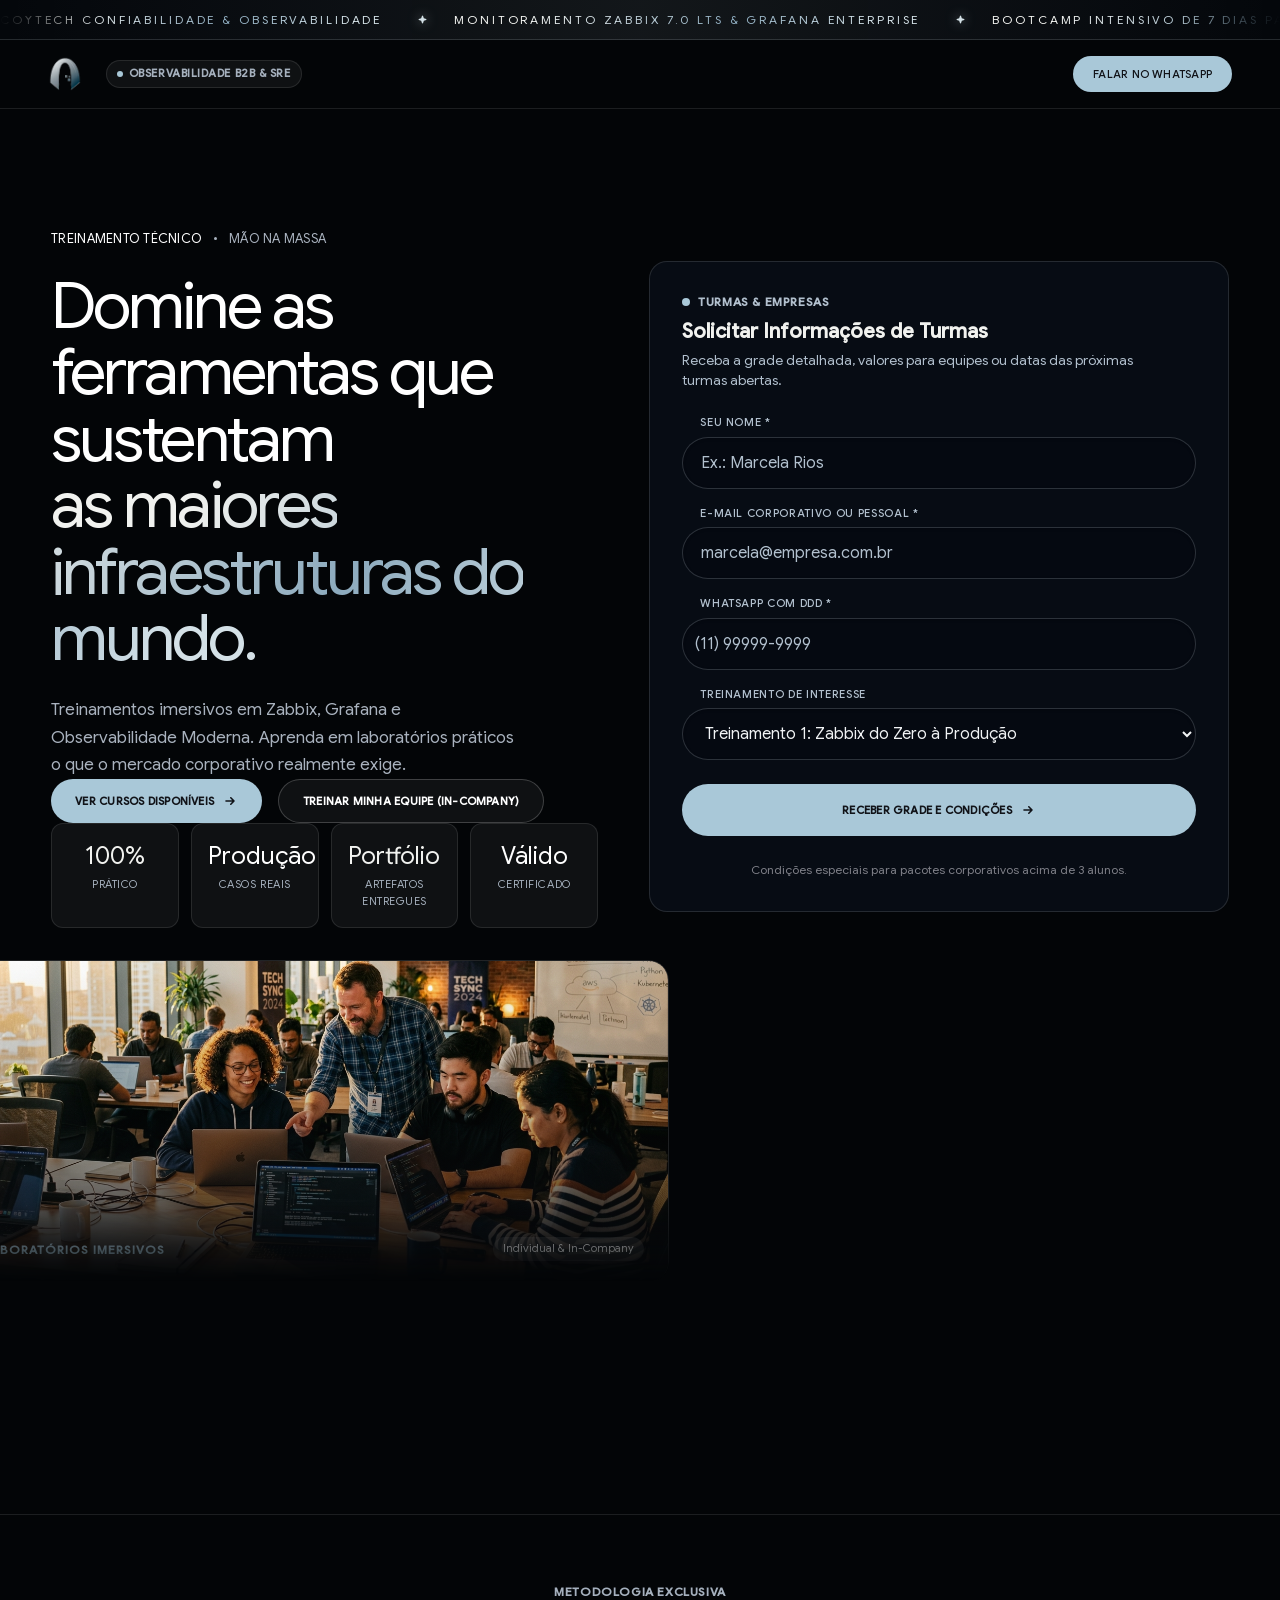
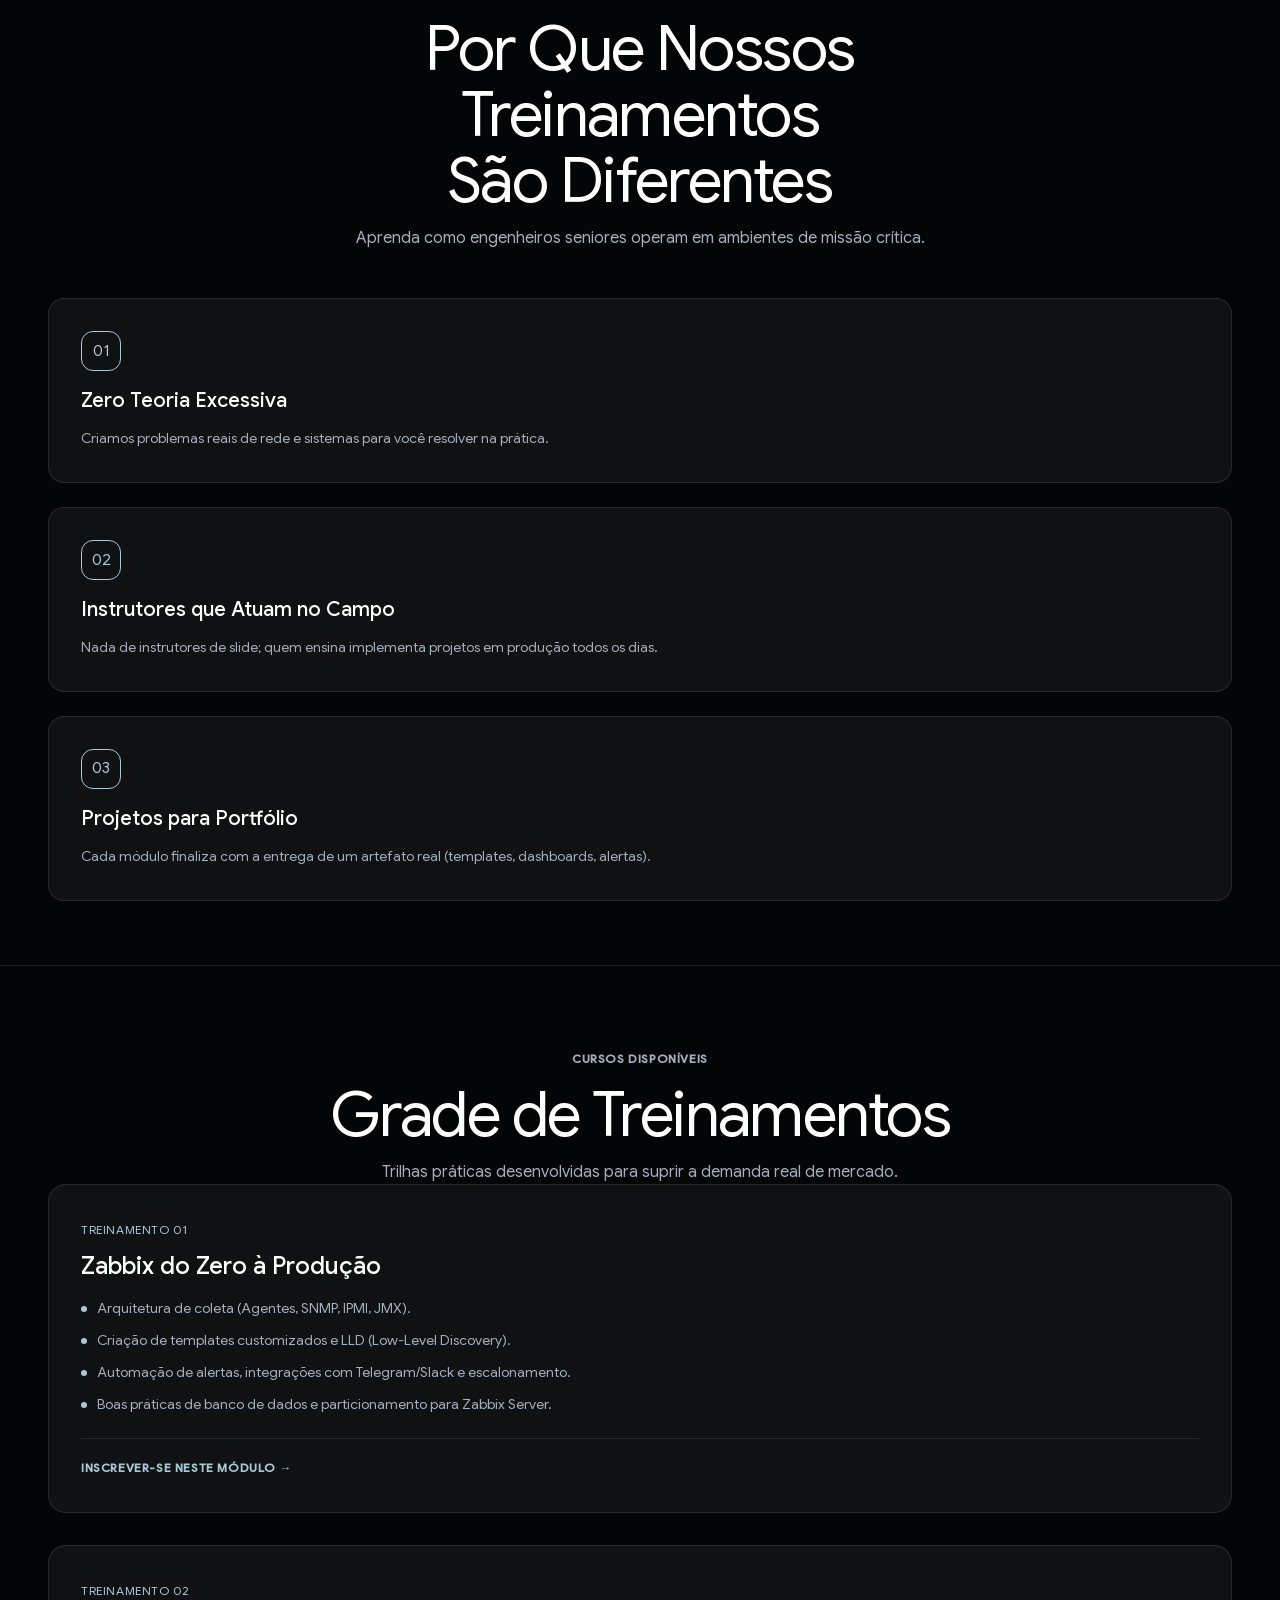
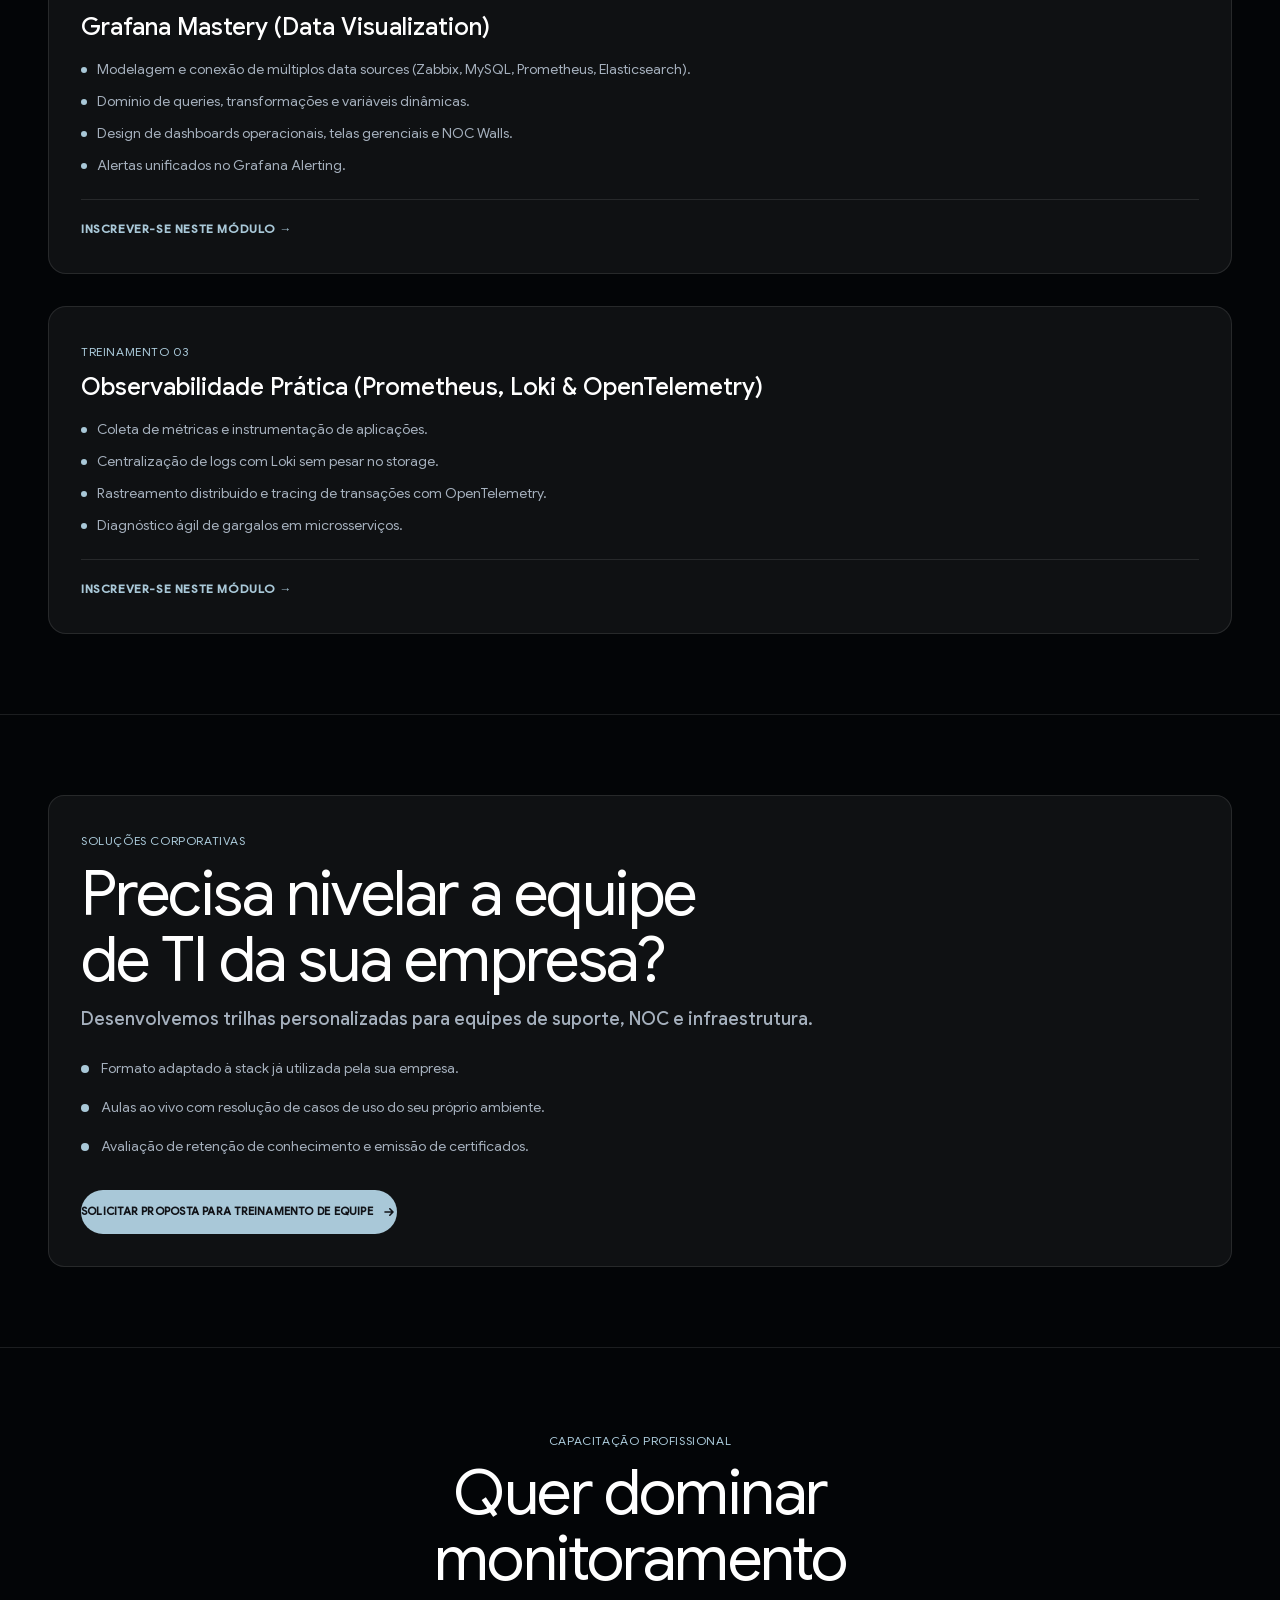
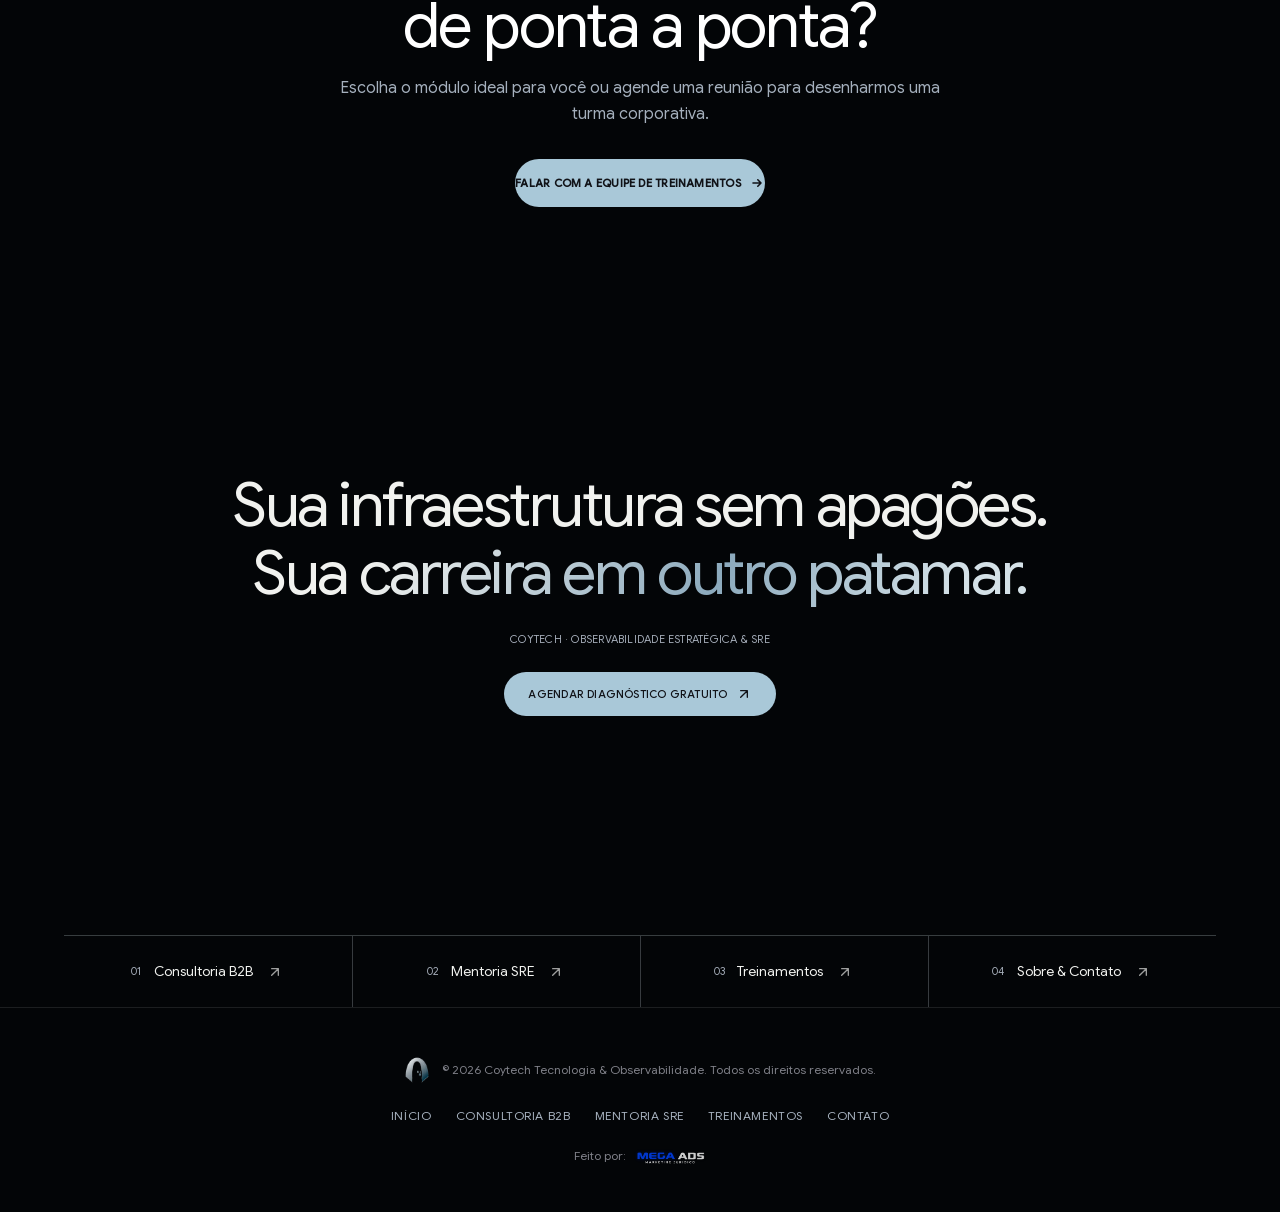
<file: treinamentos.html>
<!DOCTYPE html>
<html lang="pt-BR">
<head>
  <meta charset="utf-8">
  <meta name="viewport" content="width=device-width, initial-scale=1, viewport-fit=cover">
  <title>Treinamentos &amp; Capacitações Técnicas em Observabilidade | Coytech</title>
  <meta name="description" content="Domine as ferramentas que sustentam as maiores infraestruturas do mundo. Treinamentos imersivos em Zabbix, Grafana e Observabilidade Moderna.">
  <link rel="canonical" href="https://coytech.com.br/">
  <meta property="og:type" content="website">
  <meta property="og:site_name" content="Coytech">
  <meta property="og:locale" content="pt_BR">
  <meta property="og:title" content="Treinamentos &amp; Capacitações Técnicas em Observabilidade | Coytech">
  <meta property="og:description" content="Domine as ferramentas que sustentam as maiores infraestruturas do mundo. Treinamentos imersivos em Zabbix, Grafana e Observabilidade Moderna.">
  <meta property="og:url" content="https://coytech.com.br/">
  <meta property="og:image" content="https://coytech.com.br/assets/imagem/noc-monitoring-center.jpg">
  <meta property="og:image:alt" content="Coytech Observabilidade Estratégica &amp; SRE">
  <meta name="twitter:card" content="summary_large_image">
  <meta name="twitter:site" content="@Coytech">
  <meta name="twitter:title" content="Treinamentos &amp; Capacitações Técnicas em Observabilidade | Coytech">
  <meta name="twitter:description" content="Domine as ferramentas que sustentam as maiores infraestruturas do mundo. Treinamentos imersivos em Zabbix, Grafana e Observabilidade Moderna.">
  <meta name="twitter:image" content="https://coytech.com.br/assets/imagem/noc-monitoring-center.jpg">
  
  <link rel="icon" type="image/png" href="assets/imagem/logo-circle.png">
  <link rel="apple-touch-icon" href="assets/imagem/logo-circle.png">
  
  <!-- Fontes Google Sans e Inter -->
  <link rel="preload" href="fonts/google-sans/google-sans-latin.woff2" as="font" type="font/woff2" crossorigin>
  <link rel="preconnect" href="https://fonts.googleapis.com">
  <link rel="preconnect" href="https://fonts.gstatic.com" crossorigin>
  <link href="https://fonts.googleapis.com/css2?family=Plus+Jakarta+Sans:wght@300;400;500;600;700;800;900&family=JetBrains+Mono:wght@400;600&display=swap" rel="stylesheet">
  
  <!-- CSS Oficial Black Design System -->
  <link rel="stylesheet" href="_astro/BaseLayout.Cypw8gFN.css">
  <style>
    [data-tem-cor] .destaque-fundo{background-color:var(--cor-evento);color:var(--cor-evento-texto)}
    [data-tem-cor] .destaque-texto{color:var(--cor-evento)}
    [data-tem-cor] .destaque-borda{border-color:var(--cor-evento)}
    [data-tem-cor] .fundo-suave{background-color:var(--cor-evento-suave)}
    [data-tem-cor] .bg-lime{background-color:var(--cor-evento);color:var(--cor-evento-texto)}
    [data-tem-cor] .hover\:bg-lime-strong:hover,[data-tem-cor] .bg-lime-strong{background-color:color-mix(in oklab, var(--cor-evento) 88%, black);color:var(--cor-evento-texto)}
    [data-tem-cor] .text-lime{color:var(--cor-evento)}
    [data-tem-cor] :is(input,textarea,select):focus-visible{outline-color:var(--cor-evento);border-color:var(--cor-evento)}
    .silhueta{filter:grayscale()brightness(0);opacity:.88}
    .tema-escuro .silhueta{filter:grayscale()brightness(0)invert();opacity:.82}
  </style>
  <link rel="stylesheet" href="_astro/EstiloBlack.DNpDmF-b.css">
  <style>
    .human-live-pulso{animation:human-live-pulso var(--human-live-pulso-duracao) var(--ease-out-strong) infinite}
    @keyframes human-live-pulso{0%,to{opacity:1}50%{opacity:var(--human-live-pulso-minimo)}}
    @media (prefers-reduced-motion:reduce){.human-live-pulso{animation:none}}
    .black-letreiro{height:var(--black-letreiro-altura);background:var(--black-letreiro-brilho), var(--black-letreiro-fundo);border-bottom:1px solid var(--black-letreiro-linha);position:relative;overflow:hidden}
    .black-letreiro:after{content:"";inset-block:0;width:var(--black-letreiro-reflexo-largura);background:var(--black-letreiro-reflexo);mix-blend-mode:screen;pointer-events:none;animation:black-letreiro-reflexo var(--black-letreiro-reflexo-ciclo) linear infinite;position:absolute;left:0;transform:translate(-100%)}
    .black-letreiro-janela{height:100%;mask-image:linear-gradient(90deg, transparent 0%, black var(--black-letreiro-borda), black calc(100% - var(--black-letreiro-borda)), transparent 100%);align-items:center;display:flex}
    .black-letreiro-trilho{width:max-content;animation:marquee var(--black-letreiro-ciclo) linear infinite;display:flex}
    .black-letreiro-grupo,.black-letreiro-item{align-items:center;display:flex}
    .black-letreiro-item{gap:var(--black-letreiro-espaco);padding-right:var(--black-letreiro-espaco);white-space:nowrap}
    .black-letreiro-texto{font-size:var(--black-letreiro-texto);letter-spacing:var(--black-letreiro-tracking);text-transform:uppercase;background:var(--black-silver-gradient);-webkit-text-fill-color:transparent;background-clip:text;font-weight:400;line-height:1}
    .black-letreiro-item .black-letreiro-icone{width:var(--black-letreiro-icone);height:var(--black-letreiro-icone);color:var(--black-letreiro-icone-cor);filter:drop-shadow(var(--black-letreiro-icone-brilho));flex-shrink:0}
    .black-letreiro-frase{clip-path:inset(50%);white-space:nowrap;width:1px;height:1px;margin:0;position:absolute;overflow:hidden}
    @keyframes black-letreiro-reflexo{0%{transform:translate(-100%)}45%,to{transform:translate(100vw)}}
    .campanha-black-2026:has(.black-letreiro){--black-letreiro-reserva:var(--black-letreiro-altura)}
    .black-letreiro~main{position:relative}
    .black-letreiro~main.min-h-svh{min-height:calc(100svh - var(--black-letreiro-reserva))}
  </style>
  <link rel="stylesheet" href="_astro/registro.Bi5SOKmQ.css">
  <style>
    .marcas{align-items:center;gap:var(--brands-caption-gap,var(--sp-2));padding:var(--brands-block-space,var(--sp-1)) var(--brands-inline-space,var(--secao-x));border-top:var(--brands-border,1px solid var(--borda));grid-template-columns:minmax(0,1fr);display:grid}
    .titulo{font-size:var(--brands-caption-size,var(--video-brands-caption-size));text-align:center;color:var(--brands-caption-color,var(--tinta-suave));line-height:1.5}
    .logos{min-width:var(--brands-loop-min-width,auto);justify-content:space-around;align-items:center;gap:var(--brands-logo-gap,var(--sp-2));padding:0 var(--brands-logo-gap,var(--sp-2)) 0 0;flex:none;margin:0;list-style:none;display:flex}
    .logo{width:var(--brands-logo-width,var(--video-marquee-logo));opacity:var(--brands-logo-opacity,.8);flex:none;place-items:center;display:grid}
    .logo img{width:100%;height:var(--brands-logo-height,var(--video-brand-height));object-fit:contain;filter:brightness(0)invert()}
    .janela{min-width:0;mask-image:var(--brands-edge-mask,none);-webkit-mask-image:var(--brands-edge-mask,none);overflow:hidden}
    .trilho{width:max-content;animation:marcas-passando var(--brands-duration,var(--video-marquee-duration)) linear infinite;display:flex}
    @keyframes marcas-passando{to{transform:translateX(var(--brands-loop-end,-50%))}}
  </style>
</head>
<body class="tema-escuro campanha-black-2026" style="--cor-evento:#a9c8d8;--cor-evento-texto:#111318;--cor-evento-suave:rgb(169 200 216 / 10%);--cor-evento-rotulo:#a9c8d8" data-tem-cor="sim">


<!-- TOP LETREIRO TICKER -->
<div class="black-letreiro" data-astro-cid-flpssvsm>
  <p class="black-letreiro-frase black-letreiro-texto" data-astro-cid-flpssvsm>Coytech Observabilidade Estratégica &amp; SRE</p>
  <div class="black-letreiro-janela" aria-hidden="true" data-astro-cid-flpssvsm>
    <div class="black-letreiro-trilho" data-astro-cid-flpssvsm>
      <span class="black-letreiro-grupo" data-astro-cid-flpssvsm>
        
    <span class="black-letreiro-item" data-astro-cid-flpssvsm>
      <span class="black-letreiro-texto" data-astro-cid-flpssvsm>Coytech Confiabilidade &amp; Observabilidade</span>
      <svg viewBox="0 0 256 256" class="size-5 shrink-0 black-letreiro-icone" fill="none" stroke="currentColor" stroke-width="1.6" stroke-linecap="round" stroke-linejoin="round" aria-hidden="true"><path fill="currentColor" d="M240 128a15.79 15.79 0 0 1-10.5 15l-63.44 23.07L143 229.5a16 16 0 0 1-30 0l-23.06-63.44L26.5 143a16 16 0 0 1 0-30l63.44-23.06L113 26.5a16 16 0 0 1 30 0l23.07 63.44L229.5 113a15.79 15.79 0 0 1 10.5 15"/></svg>
    </span>
    <span class="black-letreiro-item" data-astro-cid-flpssvsm>
      <span class="black-letreiro-texto" data-astro-cid-flpssvsm>Monitoramento Zabbix 7.0 LTS &amp; Grafana Enterprise</span>
      <svg viewBox="0 0 256 256" class="size-5 shrink-0 black-letreiro-icone" fill="none" stroke="currentColor" stroke-width="1.6" stroke-linecap="round" stroke-linejoin="round" aria-hidden="true"><path fill="currentColor" d="M240 128a15.79 15.79 0 0 1-10.5 15l-63.44 23.07L143 229.5a16 16 0 0 1-30 0l-23.06-63.44L26.5 143a16 16 0 0 1 0-30l63.44-23.06L113 26.5a16 16 0 0 1 30 0l23.07 63.44L229.5 113a15.79 15.79 0 0 1 10.5 15"/></svg>
    </span>
    <span class="black-letreiro-item" data-astro-cid-flpssvsm>
      <span class="black-letreiro-texto" data-astro-cid-flpssvsm>Bootcamp Intensivo de 7 Dias para Especialistas</span>
      <svg viewBox="0 0 256 256" class="size-5 shrink-0 black-letreiro-icone" fill="none" stroke="currentColor" stroke-width="1.6" stroke-linecap="round" stroke-linejoin="round" aria-hidden="true"><path fill="currentColor" d="M240 128a15.79 15.79 0 0 1-10.5 15l-63.44 23.07L143 229.5a16 16 0 0 1-30 0l-23.06-63.44L26.5 143a16 16 0 0 1 0-30l63.44-23.06L113 26.5a16 16 0 0 1 30 0l23.07 63.44L229.5 113a15.79 15.79 0 0 1 10.5 15"/></svg>
    </span>
    <span class="black-letreiro-item" data-astro-cid-flpssvsm>
      <span class="black-letreiro-texto" data-astro-cid-flpssvsm>Consultoria B2B para Ambientes Críticos</span>
      <svg viewBox="0 0 256 256" class="size-5 shrink-0 black-letreiro-icone" fill="none" stroke="currentColor" stroke-width="1.6" stroke-linecap="round" stroke-linejoin="round" aria-hidden="true"><path fill="currentColor" d="M240 128a15.79 15.79 0 0 1-10.5 15l-63.44 23.07L143 229.5a16 16 0 0 1-30 0l-23.06-63.44L26.5 143a16 16 0 0 1 0-30l63.44-23.06L113 26.5a16 16 0 0 1 30 0l23.07 63.44L229.5 113a15.79 15.79 0 0 1 10.5 15"/></svg>
    </span>
  
        
    <span class="black-letreiro-item" data-astro-cid-flpssvsm>
      <span class="black-letreiro-texto" data-astro-cid-flpssvsm>Coytech Confiabilidade &amp; Observabilidade</span>
      <svg viewBox="0 0 256 256" class="size-5 shrink-0 black-letreiro-icone" fill="none" stroke="currentColor" stroke-width="1.6" stroke-linecap="round" stroke-linejoin="round" aria-hidden="true"><path fill="currentColor" d="M240 128a15.79 15.79 0 0 1-10.5 15l-63.44 23.07L143 229.5a16 16 0 0 1-30 0l-23.06-63.44L26.5 143a16 16 0 0 1 0-30l63.44-23.06L113 26.5a16 16 0 0 1 30 0l23.07 63.44L229.5 113a15.79 15.79 0 0 1 10.5 15"/></svg>
    </span>
    <span class="black-letreiro-item" data-astro-cid-flpssvsm>
      <span class="black-letreiro-texto" data-astro-cid-flpssvsm>Monitoramento Zabbix 7.0 LTS &amp; Grafana Enterprise</span>
      <svg viewBox="0 0 256 256" class="size-5 shrink-0 black-letreiro-icone" fill="none" stroke="currentColor" stroke-width="1.6" stroke-linecap="round" stroke-linejoin="round" aria-hidden="true"><path fill="currentColor" d="M240 128a15.79 15.79 0 0 1-10.5 15l-63.44 23.07L143 229.5a16 16 0 0 1-30 0l-23.06-63.44L26.5 143a16 16 0 0 1 0-30l63.44-23.06L113 26.5a16 16 0 0 1 30 0l23.07 63.44L229.5 113a15.79 15.79 0 0 1 10.5 15"/></svg>
    </span>
    <span class="black-letreiro-item" data-astro-cid-flpssvsm>
      <span class="black-letreiro-texto" data-astro-cid-flpssvsm>Bootcamp Intensivo de 7 Dias para Especialistas</span>
      <svg viewBox="0 0 256 256" class="size-5 shrink-0 black-letreiro-icone" fill="none" stroke="currentColor" stroke-width="1.6" stroke-linecap="round" stroke-linejoin="round" aria-hidden="true"><path fill="currentColor" d="M240 128a15.79 15.79 0 0 1-10.5 15l-63.44 23.07L143 229.5a16 16 0 0 1-30 0l-23.06-63.44L26.5 143a16 16 0 0 1 0-30l63.44-23.06L113 26.5a16 16 0 0 1 30 0l23.07 63.44L229.5 113a15.79 15.79 0 0 1 10.5 15"/></svg>
    </span>
    <span class="black-letreiro-item" data-astro-cid-flpssvsm>
      <span class="black-letreiro-texto" data-astro-cid-flpssvsm>Consultoria B2B para Ambientes Críticos</span>
      <svg viewBox="0 0 256 256" class="size-5 shrink-0 black-letreiro-icone" fill="none" stroke="currentColor" stroke-width="1.6" stroke-linecap="round" stroke-linejoin="round" aria-hidden="true"><path fill="currentColor" d="M240 128a15.79 15.79 0 0 1-10.5 15l-63.44 23.07L143 229.5a16 16 0 0 1-30 0l-23.06-63.44L26.5 143a16 16 0 0 1 0-30l63.44-23.06L113 26.5a16 16 0 0 1 30 0l23.07 63.44L229.5 113a15.79 15.79 0 0 1 10.5 15"/></svg>
    </span>
  
      </span>
      <span class="black-letreiro-grupo" data-astro-cid-flpssvsm>
        
    <span class="black-letreiro-item" data-astro-cid-flpssvsm>
      <span class="black-letreiro-texto" data-astro-cid-flpssvsm>Coytech Confiabilidade &amp; Observabilidade</span>
      <svg viewBox="0 0 256 256" class="size-5 shrink-0 black-letreiro-icone" fill="none" stroke="currentColor" stroke-width="1.6" stroke-linecap="round" stroke-linejoin="round" aria-hidden="true"><path fill="currentColor" d="M240 128a15.79 15.79 0 0 1-10.5 15l-63.44 23.07L143 229.5a16 16 0 0 1-30 0l-23.06-63.44L26.5 143a16 16 0 0 1 0-30l63.44-23.06L113 26.5a16 16 0 0 1 30 0l23.07 63.44L229.5 113a15.79 15.79 0 0 1 10.5 15"/></svg>
    </span>
    <span class="black-letreiro-item" data-astro-cid-flpssvsm>
      <span class="black-letreiro-texto" data-astro-cid-flpssvsm>Monitoramento Zabbix 7.0 LTS &amp; Grafana Enterprise</span>
      <svg viewBox="0 0 256 256" class="size-5 shrink-0 black-letreiro-icone" fill="none" stroke="currentColor" stroke-width="1.6" stroke-linecap="round" stroke-linejoin="round" aria-hidden="true"><path fill="currentColor" d="M240 128a15.79 15.79 0 0 1-10.5 15l-63.44 23.07L143 229.5a16 16 0 0 1-30 0l-23.06-63.44L26.5 143a16 16 0 0 1 0-30l63.44-23.06L113 26.5a16 16 0 0 1 30 0l23.07 63.44L229.5 113a15.79 15.79 0 0 1 10.5 15"/></svg>
    </span>
    <span class="black-letreiro-item" data-astro-cid-flpssvsm>
      <span class="black-letreiro-texto" data-astro-cid-flpssvsm>Bootcamp Intensivo de 7 Dias para Especialistas</span>
      <svg viewBox="0 0 256 256" class="size-5 shrink-0 black-letreiro-icone" fill="none" stroke="currentColor" stroke-width="1.6" stroke-linecap="round" stroke-linejoin="round" aria-hidden="true"><path fill="currentColor" d="M240 128a15.79 15.79 0 0 1-10.5 15l-63.44 23.07L143 229.5a16 16 0 0 1-30 0l-23.06-63.44L26.5 143a16 16 0 0 1 0-30l63.44-23.06L113 26.5a16 16 0 0 1 30 0l23.07 63.44L229.5 113a15.79 15.79 0 0 1 10.5 15"/></svg>
    </span>
    <span class="black-letreiro-item" data-astro-cid-flpssvsm>
      <span class="black-letreiro-texto" data-astro-cid-flpssvsm>Consultoria B2B para Ambientes Críticos</span>
      <svg viewBox="0 0 256 256" class="size-5 shrink-0 black-letreiro-icone" fill="none" stroke="currentColor" stroke-width="1.6" stroke-linecap="round" stroke-linejoin="round" aria-hidden="true"><path fill="currentColor" d="M240 128a15.79 15.79 0 0 1-10.5 15l-63.44 23.07L143 229.5a16 16 0 0 1-30 0l-23.06-63.44L26.5 143a16 16 0 0 1 0-30l63.44-23.06L113 26.5a16 16 0 0 1 30 0l23.07 63.44L229.5 113a15.79 15.79 0 0 1 10.5 15"/></svg>
    </span>
  
        
    <span class="black-letreiro-item" data-astro-cid-flpssvsm>
      <span class="black-letreiro-texto" data-astro-cid-flpssvsm>Coytech Confiabilidade &amp; Observabilidade</span>
      <svg viewBox="0 0 256 256" class="size-5 shrink-0 black-letreiro-icone" fill="none" stroke="currentColor" stroke-width="1.6" stroke-linecap="round" stroke-linejoin="round" aria-hidden="true"><path fill="currentColor" d="M240 128a15.79 15.79 0 0 1-10.5 15l-63.44 23.07L143 229.5a16 16 0 0 1-30 0l-23.06-63.44L26.5 143a16 16 0 0 1 0-30l63.44-23.06L113 26.5a16 16 0 0 1 30 0l23.07 63.44L229.5 113a15.79 15.79 0 0 1 10.5 15"/></svg>
    </span>
    <span class="black-letreiro-item" data-astro-cid-flpssvsm>
      <span class="black-letreiro-texto" data-astro-cid-flpssvsm>Monitoramento Zabbix 7.0 LTS &amp; Grafana Enterprise</span>
      <svg viewBox="0 0 256 256" class="size-5 shrink-0 black-letreiro-icone" fill="none" stroke="currentColor" stroke-width="1.6" stroke-linecap="round" stroke-linejoin="round" aria-hidden="true"><path fill="currentColor" d="M240 128a15.79 15.79 0 0 1-10.5 15l-63.44 23.07L143 229.5a16 16 0 0 1-30 0l-23.06-63.44L26.5 143a16 16 0 0 1 0-30l63.44-23.06L113 26.5a16 16 0 0 1 30 0l23.07 63.44L229.5 113a15.79 15.79 0 0 1 10.5 15"/></svg>
    </span>
    <span class="black-letreiro-item" data-astro-cid-flpssvsm>
      <span class="black-letreiro-texto" data-astro-cid-flpssvsm>Bootcamp Intensivo de 7 Dias para Especialistas</span>
      <svg viewBox="0 0 256 256" class="size-5 shrink-0 black-letreiro-icone" fill="none" stroke="currentColor" stroke-width="1.6" stroke-linecap="round" stroke-linejoin="round" aria-hidden="true"><path fill="currentColor" d="M240 128a15.79 15.79 0 0 1-10.5 15l-63.44 23.07L143 229.5a16 16 0 0 1-30 0l-23.06-63.44L26.5 143a16 16 0 0 1 0-30l63.44-23.06L113 26.5a16 16 0 0 1 30 0l23.07 63.44L229.5 113a15.79 15.79 0 0 1 10.5 15"/></svg>
    </span>
    <span class="black-letreiro-item" data-astro-cid-flpssvsm>
      <span class="black-letreiro-texto" data-astro-cid-flpssvsm>Consultoria B2B para Ambientes Críticos</span>
      <svg viewBox="0 0 256 256" class="size-5 shrink-0 black-letreiro-icone" fill="none" stroke="currentColor" stroke-width="1.6" stroke-linecap="round" stroke-linejoin="round" aria-hidden="true"><path fill="currentColor" d="M240 128a15.79 15.79 0 0 1-10.5 15l-63.44 23.07L143 229.5a16 16 0 0 1-30 0l-23.06-63.44L26.5 143a16 16 0 0 1 0-30l63.44-23.06L113 26.5a16 16 0 0 1 30 0l23.07 63.44L229.5 113a15.79 15.79 0 0 1 10.5 15"/></svg>
    </span>
  
      </span>
    </div>
  </div>
</div>
<script type="module">
var e=document.querySelector(`.black-letreiro`);
if(e){let t=0,n=()=>{t=0;let n=Math.max(0,e.getBoundingClientRect().bottom);document.body.style.setProperty(`--black-letreiro-visivel`,`${n}px`)};addEventListener(`scroll`,()=>{t||=requestAnimationFrame(n)},{passive:!0}),n()}
</script>

<!-- NAVBAR -->
<header class="relative z-10 border-b border-white/10" data-astro-cid-z7xolria>
  <div class="mx-auto flex max-w-(--container-content) items-center justify-between px-5 sm:px-8 lg:px-12 py-4 lg:py-5" data-astro-cid-z7xolria>
    <div class="flex items-center gap-6">
      <a href="index.html" class="flex items-center gap-3 no-underline">
        <img src="assets/imagem/logo.png" alt="Coytech Logo" class="h-8 sm:h-9 w-auto">
      </a>
      <span class="hidden sm:inline-flex items-center gap-1.5 rounded-full border border-white/10 bg-white/5 px-2.5 py-1 text-[11px] font-semibold uppercase tracking-wider text-ink-soft">
        <span class="size-1.5 rounded-full bg-lime"></span>
        Observabilidade B2B &amp; SRE
      </span>
    </div>

    <!-- Navegação Desktop -->
    <nav class="hidden md:flex items-center gap-7 text-sm font-medium">
      <a href="index.html" class="text-ink-soft hover:text-white transition-colors no-underline">Início</a>
      <a href="consultoria-empresas.html" class="text-ink-soft hover:text-white transition-colors no-underline">Consultoria B2B</a>
      <a href="mentoria-carreira.html" class="text-ink-soft hover:text-white transition-colors no-underline">Mentoria SRE</a>
      <a href="treinamentos.html" class="text-white font-semibold transition-colors no-underline">Treinamentos</a>
      <a href="sobre-contato.html" class="text-ink-soft hover:text-white transition-colors no-underline">Sobre &amp; Contato</a>
    </nav>

    <div class="flex items-center gap-4">
      <p class="hidden xl:inline-flex items-center gap-2 rounded-full border border-ink/15 px-3 py-1.5 text-label text-ink-soft uppercase" data-astro-cid-z7xolria>
        <span class="relative flex size-2" data-astro-cid-z7xolria>
          <span class="absolute inline-flex size-full animate-ping rounded-full bg-lime opacity-70" data-astro-cid-z7xolria></span>
          <span class="relative inline-flex size-2 rounded-full bg-lime" data-astro-cid-z7xolria></span>
        </span>
        Operação Ativa 24/7 · Zabbix 7.0
      </p>
      <a href="https://wa.me/5511999999999?text=Ol%C3%A1%2C%20gostaria%20de%20um%20diagn%C3%B3stico%20de%20observabilidade%20para%20minha%20empresa" class="inline-flex items-center justify-center gap-2 rounded-full text-label font-medium uppercase no-underline transition-[background-color,color,transform] duration-(--duration-quick) ease-(--ease-out-strong) active:scale-[0.97] bg-lime text-lime-ink hover:bg-lime-strong h-9 px-4 sm:px-5">
        Falar no WhatsApp
      </a>
    </div>
  </div>
</header>
<main data-astro-cid-z7xolria>


<!-- HERO SECTION: TREINAMENTOS -->
<section class="section-rhythm relative overflow-hidden bg-surface text-ink pagina-abertura py-10 sm:py-14 lg:py-20">
  <div class="mx-auto w-full max-w-(--container-content) px-5 sm:px-8 lg:px-12">
    <!-- Ambient 3D Glow Lights -->
    <div class="black-stage pointer-events-none absolute inset-0 z-0 overflow-hidden" aria-hidden="true">
      <div class="black-hero-ambient">
        <span class="black-hero-light black-hero-light--blue"></span>
        <span class="black-hero-light black-hero-light--ice"></span>
        <span class="black-hero-light black-hero-light--navy"></span>
      </div>
    </div>

    <div class="pagina-abertura-grade relative z-10 grid gap-10 lg:grid-cols-[minmax(0,1fr)_minmax(0,27rem)] lg:gap-16 lg:items-start">
      <div class="black-hero-copy min-w-0">
        <p class="black-hero-date text-label uppercase">
          <span>Treinamento Técnico</span>
          <span class="black-hero-date-divider" aria-hidden="true"></span>
          <span>Mão na Massa</span>
        </p>
        <h1 style="max-width:24ch" class="font-display font-normal text-pretty text-display-lg black-hero-title text-white">
          Domine as ferramentas que sustentam<br>
          <span class="black-silver-type">as maiores infraestruturas do mundo.</span>
        </h1>
        <p class="font-body text-lead text-ink-soft text-pretty black-hero-subtitle" style="max-width:43ch">
          Treinamentos imersivos em Zabbix, Grafana e Observabilidade Moderna. Aprenda em laboratórios práticos o que o mercado corporativo realmente exige.
        </p>

        <!-- CTAs da Hero -->
        <div class="flex flex-wrap items-center gap-4 my-8">
          <a href="#grade-treinamentos" class="inline-flex items-center justify-center gap-2 rounded-full text-label font-medium uppercase no-underline transition-[background-color,color,transform] duration-(--duration-quick) ease-(--ease-out-strong) active:scale-[0.97] bg-lime text-lime-ink hover:bg-lime-strong h-11 px-6 font-semibold">
            Ver Cursos Disponíveis
            <svg viewBox="0 0 20 20" class="size-4 shrink-0" fill="none" stroke="currentColor" stroke-width="2" stroke-linecap="round" stroke-linejoin="round"><path d="M5 10h10m-4-4l4 4-4 4"/></svg>
          </a>
          <a href="#treinamento-incompany" class="inline-flex items-center justify-center gap-2 rounded-full text-label font-medium uppercase no-underline transition-[background-color,color,transform] duration-(--duration-quick) ease-(--ease-out-strong) active:scale-[0.97] border border-white/20 bg-white/5 text-white hover:bg-white/10 h-11 px-6 font-semibold">
            Treinar Minha Equipe (In-Company)
          </a>
        </div>

        <!-- Metric Badges -->
        <div class="grid grid-cols-2 sm:grid-cols-4 gap-3 mb-8">
          <div class="rounded-xl border border-white/10 bg-white/5 p-4 text-center backdrop-blur-sm">
            <div class="text-2xl lg:text-3xl font-extrabold text-[#a9c8d8]">100%</div>
            <div class="text-[11px] uppercase tracking-wider text-ink-soft mt-1">Prático</div>
          </div>
          <div class="rounded-xl border border-white/10 bg-white/5 p-4 text-center backdrop-blur-sm">
            <div class="text-2xl lg:text-3xl font-extrabold text-white">Produção</div>
            <div class="text-[11px] uppercase tracking-wider text-ink-soft mt-1">Casos Reais</div>
          </div>
          <div class="rounded-xl border border-white/10 bg-white/5 p-4 text-center backdrop-blur-sm">
            <div class="text-2xl lg:text-3xl font-extrabold text-[#a9c8d8]">Portfólio</div>
            <div class="text-[11px] uppercase tracking-wider text-ink-soft mt-1">Artefatos Entregues</div>
          </div>
          <div class="rounded-xl border border-white/10 bg-white/5 p-4 text-center backdrop-blur-sm">
            <div class="text-2xl lg:text-3xl font-extrabold text-white">Válido</div>
            <div class="text-[11px] uppercase tracking-wider text-ink-soft mt-1">Certificado</div>
          </div>
        </div>

        <figure class="black-hero-portrait min-w-0 mb-8">
          <div class="black-portrait-light" style="overflow:hidden;border-radius:20px;border:1px solid rgba(255,255,255,0.12);box-shadow:0 20px 50px rgba(0,0,0,0.7);position:relative;">
            <img src="assets/imagem/training-classroom.jpg" alt="Laboratório prático de treinamento Coytech" class="black-portrait-image" style="width:100%;height:320px;object-fit:cover;display:block;">
            <div style="position:absolute;inset:0;background:linear-gradient(to top, rgba(10,11,14,0.92) 0%, rgba(10,11,14,0.15) 60%, transparent 100%);pointer-events:none;"></div>
            <div style="position:absolute;bottom:20px;left:24px;right:24px;display:flex;align-items:center;justify-content:space-between;">
              <span style="font-size:12px;font-weight:600;letter-spacing:1px;text-transform:uppercase;color:#a9c8d8;">Laboratórios Imersivos</span>
              <span style="font-size:11px;padding:3px 10px;border-radius:999px;background:rgba(255,255,255,0.1);color:#FFFFFF;">Individual &amp; In-Company</span>
            </div>
          </div>
        </figure>
      </div>

      <!-- Right Form Card -->
      <div id="solicitar-treinamento" class="scroll-mt-8 rounded-panel border border-ink/10 bg-white p-6 shadow-xl shadow-ink/5 sm:p-8 lg:sticky lg:top-8" data-astro-cid-z7xolria>
        <div class="captura-fluxo w-full captura-etapa" data-tom="claro" data-apresentacao="glass">
          <div class="flex items-center gap-2 mb-2">
            <span class="size-2 rounded-full bg-lime animate-pulse"></span>
            <span class="text-xs uppercase tracking-wider text-ink-soft font-semibold">Turmas &amp; Empresas</span>
          </div>
          <h2 class="font-display text-xl text-ink font-semibold">Solicitar Informações de Turmas</h2>
          <p class="mt-1 mb-6 text-sm text-ink-soft">Receba a grade detalhada, valores para equipes ou datas das próximas turmas abertas.</p>
          
          <form class="grid gap-4" action="https://wa.me/5511999999999" method="GET" target="_blank">
            <div class="flex flex-col gap-1.5">
              <label for="trein-nome" class="text-label font-medium uppercase text-ink">Seu Nome *</label>
              <input id="trein-nome" type="text" required placeholder="Ex.: Marcela Rios" class="campo h-(--size-control) px-3.5 w-full rounded-md border text-sm" name="nome">
            </div>
            
            <div class="flex flex-col gap-1.5">
              <label for="trein-email" class="text-label font-medium uppercase text-ink">E-mail Corporativo ou Pessoal *</label>
              <input id="trein-email" type="email" required placeholder="marcela@empresa.com.br" class="campo h-(--size-control) px-3.5 w-full rounded-md border text-sm" name="email">
            </div>

            <div class="flex flex-col gap-1.5">
              <label for="trein-whats" class="text-label font-medium uppercase text-ink">WhatsApp com DDD *</label>
              <input id="trein-whats" type="tel" required placeholder="(11) 99999-9999" class="campo h-(--size-control) px-3.5 w-full rounded-md border text-sm" name="whatsapp">
            </div>

            <div class="flex flex-col gap-1.5">
              <label for="trein-interesse" class="text-label font-medium uppercase text-ink">Treinamento de Interesse</label>
              <select id="trein-interesse" class="campo h-(--size-control) px-3.5 w-full rounded-md border text-sm" name="interesse">
                <option value="zabbix-producao">Treinamento 1: Zabbix do Zero à Produção</option>
                <option value="grafana-mastery">Treinamento 2: Grafana Mastery (Data Visualization)</option>
                <option value="opentelemetry">Treinamento 3: Observabilidade Prática (Prometheus, Loki &amp; OpenTelemetry)</option>
                <option value="incompany">Treinamento In-Company para Equipes Corporativas</option>
              </select>
            </div>

            <button type="submit" class="mt-2 inline-flex items-center justify-center gap-2 rounded-full text-label font-medium uppercase no-underline transition-[background-color,color,transform] duration-(--duration-quick) ease-(--ease-out-strong) active:scale-[0.97] bg-lime text-lime-ink hover:bg-lime-strong h-11 px-6 w-full cursor-pointer font-semibold">
              Receber Grade e Condições
              <svg viewBox="0 0 20 20" class="size-4 shrink-0" fill="none" stroke="currentColor" stroke-width="2" stroke-linecap="round" stroke-linejoin="round"><path d="M5 10h10m-4-4l4 4-4 4"/></svg>
            </button>

            <p class="text-center text-[12px] text-ink-softer mt-2">
              Condições especiais para pacotes corporativos acima de 3 alunos.
            </p>
          </form>
        </div>
      </div>
    </div>
  </div>
</section>

<!-- SEÇÃO 2: POR QUE NOSSOS TREINAMENTOS SÃO DIFERENTES -->
<section class="section-rhythm relative overflow-hidden bg-surface text-ink py-16 border-t border-white/10">
  <div class="mx-auto w-full max-w-(--container-content) px-5 sm:px-8 lg:px-12">
    <div class="text-center max-w-2xl mx-auto mb-12">
      <span class="text-xs uppercase tracking-wider text-ink-soft font-semibold">Metodologia Exclusiva</span>
      <h2 class="font-display text-display-md text-white mt-3">
        Por Que Nossos Treinamentos São Diferentes
      </h2>
      <p class="text-ink-soft mt-3 text-base">
        Aprenda como engenheiros seniores operam em ambientes de missão crítica.
      </p>
    </div>

    <div class="grid grid-cols-1 md:grid-cols-3 gap-6">
      <div class="rounded-2xl border border-white/10 bg-white/5 p-8 backdrop-blur-sm">
        <div class="size-10 rounded-xl bg-lime/10 border border-lime/20 flex items-center justify-center text-lime mb-4 font-bold">01</div>
        <h3 class="font-display text-xl text-white font-medium mb-3">Zero Teoria Excessiva</h3>
        <p class="text-sm text-ink-soft leading-relaxed">
          Criamos problemas reais de rede e sistemas para você resolver na prática.
        </p>
      </div>

      <div class="rounded-2xl border border-white/10 bg-white/5 p-8 backdrop-blur-sm">
        <div class="size-10 rounded-xl bg-lime/10 border border-lime/20 flex items-center justify-center text-lime mb-4 font-bold">02</div>
        <h3 class="font-display text-xl text-white font-medium mb-3">Instrutores que Atuam no Campo</h3>
        <p class="text-sm text-ink-soft leading-relaxed">
          Nada de instrutores de slide; quem ensina implementa projetos em produção todos os dias.
        </p>
      </div>

      <div class="rounded-2xl border border-white/10 bg-white/5 p-8 backdrop-blur-sm">
        <div class="size-10 rounded-xl bg-lime/10 border border-lime/20 flex items-center justify-center text-lime mb-4 font-bold">03</div>
        <h3 class="font-display text-xl text-white font-medium mb-3">Projetos para Portfólio</h3>
        <p class="text-sm text-ink-soft leading-relaxed">
          Cada módulo finaliza com a entrega de um artefato real (templates, dashboards, alertas).
        </p>
      </div>
    </div>
  </div>
</section>

<!-- SEÇÃO 3: GRADE DE TREINAMENTOS -->
<section id="grade-treinamentos" class="section-rhythm relative overflow-hidden bg-surface text-ink py-20 border-t border-white/10">
  <div class="mx-auto w-full max-w-(--container-content) px-5 sm:px-8 lg:px-12">
    <div class="text-center max-w-2xl mx-auto mb-14">
      <span class="text-xs uppercase tracking-wider text-ink-soft font-semibold">Cursos Disponíveis</span>
      <h2 class="font-display text-display-md text-white mt-3">
        Grade de Treinamentos
      </h2>
      <p class="text-ink-soft mt-3 text-base">
        Trilhas práticas desenvolvidas para suprir a demanda real de mercado.
      </p>
    </div>

    <div class="grid grid-cols-1 md:grid-cols-3 gap-8">
      <!-- Treinamento 1 -->
      <div class="rounded-panel border border-white/10 bg-white/5 p-8 backdrop-blur-sm flex flex-col justify-between">
        <div>
          <span class="text-xs font-bold text-lime uppercase tracking-wider">Treinamento 01</span>
          <h3 class="font-display text-2xl text-white font-medium mt-2 mb-4">Zabbix do Zero à Produção</h3>
          <ul class="space-y-3 text-sm text-ink-soft mb-6">
            <li class="flex items-start gap-2.5">
              <span class="size-1.5 rounded-full bg-lime mt-2 shrink-0"></span>
              <span>Arquitetura de coleta (Agentes, SNMP, IPMI, JMX).</span>
            </li>
            <li class="flex items-start gap-2.5">
              <span class="size-1.5 rounded-full bg-lime mt-2 shrink-0"></span>
              <span>Criação de templates customizados e LLD (Low-Level Discovery).</span>
            </li>
            <li class="flex items-start gap-2.5">
              <span class="size-1.5 rounded-full bg-lime mt-2 shrink-0"></span>
              <span>Automação de alertas, integrações com Telegram/Slack e escalonamento.</span>
            </li>
            <li class="flex items-start gap-2.5">
              <span class="size-1.5 rounded-full bg-lime mt-2 shrink-0"></span>
              <span>Boas práticas de banco de dados e particionamento para Zabbix Server.</span>
            </li>
          </ul>
        </div>
        <div class="pt-4 border-t border-white/10">
          <a href="#solicitar-treinamento" class="text-xs font-semibold text-lime hover:underline uppercase tracking-wider">Inscrever-se neste módulo →</a>
        </div>
      </div>

      <!-- Treinamento 2 -->
      <div class="rounded-panel border border-white/10 bg-white/5 p-8 backdrop-blur-sm flex flex-col justify-between">
        <div>
          <span class="text-xs font-bold text-lime uppercase tracking-wider">Treinamento 02</span>
          <h3 class="font-display text-2xl text-white font-medium mt-2 mb-4">Grafana Mastery (Data Visualization)</h3>
          <ul class="space-y-3 text-sm text-ink-soft mb-6">
            <li class="flex items-start gap-2.5">
              <span class="size-1.5 rounded-full bg-lime mt-2 shrink-0"></span>
              <span>Modelagem e conexão de múltiplos data sources (Zabbix, MySQL, Prometheus, Elasticsearch).</span>
            </li>
            <li class="flex items-start gap-2.5">
              <span class="size-1.5 rounded-full bg-lime mt-2 shrink-0"></span>
              <span>Domínio de queries, transformações e variáveis dinâmicas.</span>
            </li>
            <li class="flex items-start gap-2.5">
              <span class="size-1.5 rounded-full bg-lime mt-2 shrink-0"></span>
              <span>Design de dashboards operacionais, telas gerenciais e NOC Walls.</span>
            </li>
            <li class="flex items-start gap-2.5">
              <span class="size-1.5 rounded-full bg-lime mt-2 shrink-0"></span>
              <span>Alertas unificados no Grafana Alerting.</span>
            </li>
          </ul>
        </div>
        <div class="pt-4 border-t border-white/10">
          <a href="#solicitar-treinamento" class="text-xs font-semibold text-lime hover:underline uppercase tracking-wider">Inscrever-se neste módulo →</a>
        </div>
      </div>

      <!-- Treinamento 3 -->
      <div class="rounded-panel border border-white/10 bg-white/5 p-8 backdrop-blur-sm flex flex-col justify-between">
        <div>
          <span class="text-xs font-bold text-lime uppercase tracking-wider">Treinamento 03</span>
          <h3 class="font-display text-2xl text-white font-medium mt-2 mb-4">Observabilidade Prática (Prometheus, Loki &amp; OpenTelemetry)</h3>
          <ul class="space-y-3 text-sm text-ink-soft mb-6">
            <li class="flex items-start gap-2.5">
              <span class="size-1.5 rounded-full bg-lime mt-2 shrink-0"></span>
              <span>Coleta de métricas e instrumentação de aplicações.</span>
            </li>
            <li class="flex items-start gap-2.5">
              <span class="size-1.5 rounded-full bg-lime mt-2 shrink-0"></span>
              <span>Centralização de logs com Loki sem pesar no storage.</span>
            </li>
            <li class="flex items-start gap-2.5">
              <span class="size-1.5 rounded-full bg-lime mt-2 shrink-0"></span>
              <span>Rastreamento distribuído e tracing de transações com OpenTelemetry.</span>
            </li>
            <li class="flex items-start gap-2.5">
              <span class="size-1.5 rounded-full bg-lime mt-2 shrink-0"></span>
              <span>Diagnóstico ágil de gargalos em microsserviços.</span>
            </li>
          </ul>
        </div>
        <div class="pt-4 border-t border-white/10">
          <a href="#solicitar-treinamento" class="text-xs font-semibold text-lime hover:underline uppercase tracking-wider">Inscrever-se neste módulo →</a>
        </div>
      </div>
    </div>
  </div>
</section>

<!-- SEÇÃO 4: TREINAMENTO IN-COMPANY PARA EMPRESAS -->
<section id="treinamento-incompany" class="section-rhythm relative overflow-hidden bg-surface text-ink py-20 border-t border-white/10">
  <div class="mx-auto w-full max-w-(--container-content) px-5 sm:px-8 lg:px-12">
    <div class="rounded-2xl border border-white/10 bg-white/5 p-8 lg:p-14 backdrop-blur-sm">
      <div class="max-w-3xl">
        <span class="text-xs uppercase tracking-wider text-lime font-bold">Soluções Corporativas</span>
        <h2 class="font-display text-display-md text-white mt-2 mb-3">
          Precisa nivelar a equipe de TI da sua empresa?
        </h2>
        <p class="text-ink-soft text-lg font-medium mb-6">
          Desenvolvemos trilhas personalizadas para equipes de suporte, NOC e infraestrutura.
        </p>

        <div class="space-y-4 mb-8">
          <div class="flex items-start gap-3">
            <span class="size-2 rounded-full bg-lime mt-2 shrink-0"></span>
            <span class="text-sm text-ink-soft leading-relaxed">Formato adaptado à stack já utilizada pela sua empresa.</span>
          </div>
          <div class="flex items-start gap-3">
            <span class="size-2 rounded-full bg-lime mt-2 shrink-0"></span>
            <span class="text-sm text-ink-soft leading-relaxed">Aulas ao vivo com resolução de casos de uso do seu próprio ambiente.</span>
          </div>
          <div class="flex items-start gap-3">
            <span class="size-2 rounded-full bg-lime mt-2 shrink-0"></span>
            <span class="text-sm text-ink-soft leading-relaxed">Avaliação de retenção de conhecimento e emissão de certificados.</span>
          </div>
        </div>

        <a href="https://wa.me/5511999999999?text=Ol%C3%A1%2C%20gostaria%20de%20uma%20proposta%20para%20treinamento%20de%20equipe%20in-company%20da%20Coytech" class="inline-flex items-center justify-center gap-2 rounded-full text-label font-medium uppercase no-underline transition-[background-color,color,transform] duration-(--duration-quick) ease-(--ease-out-strong) active:scale-[0.97] bg-lime text-lime-ink hover:bg-lime-strong h-11 px-8 font-semibold">
          Solicitar Proposta para Treinamento de Equipe
          <svg viewBox="0 0 20 20" class="size-4 shrink-0" fill="none" stroke="currentColor" stroke-width="2" stroke-linecap="round" stroke-linejoin="round"><path d="M5 10h10m-4-4l4 4-4 4"/></svg>
        </a>
      </div>
    </div>
  </div>
</section>

<!-- SEÇÃO 5: CTA DE ENCERRAMENTO -->
<section class="section-rhythm relative overflow-hidden bg-surface text-ink py-20 border-t border-white/10 text-center">
  <div class="mx-auto w-full max-w-(--container-content) px-5 sm:px-8 lg:px-12">
    <div class="max-w-2xl mx-auto">
      <span class="text-xs uppercase tracking-wider text-lime font-bold">Capacitação Profissional</span>
      <h2 class="font-display text-display-md text-white mt-2 mb-4">
        Quer dominar monitoramento de ponta a ponta?
      </h2>
      <p class="text-ink-soft text-base leading-relaxed mb-8">
        Escolha o módulo ideal para você ou agende uma reunião para desenharmos uma turma corporativa.
      </p>
      <a href="https://wa.me/5511999999999?text=Ol%C3%A1%2C%20gostaria%20de%20falar%20com%20a%20equipe%20de%20treinamentos%20da%20Coytech" class="inline-flex items-center justify-center gap-2 rounded-full text-label font-medium uppercase no-underline transition-[background-color,color,transform] duration-(--duration-quick) ease-(--ease-out-strong) active:scale-[0.97] bg-lime text-lime-ink hover:bg-lime-strong h-12 px-8 font-semibold">
        Falar com a Equipe de Treinamentos
        <svg viewBox="0 0 20 20" class="size-4 shrink-0" fill="none" stroke="currentColor" stroke-width="2" stroke-linecap="round" stroke-linejoin="round"><path d="M5 10h10m-4-4l4 4-4 4"/></svg>
      </a>
    </div>
  </div>
</section>


<!-- SEÇÃO HORIZON FOOTER GLOW (BLACK DESIGN SYSTEM) -->
<section id="proximo-capitulo" class="section-rhythm relative overflow-hidden bg-surface text-ink black-horizon-footer">
  <div class="black-horizon-stage" aria-hidden="true">
    <div class="black-horizon-light black-horizon-light--glow"></div>
    <div class="black-horizon-light black-horizon-light--beam"></div>
    <div class="black-horizon-sky"></div>
    <div class="black-horizon-curtain"></div>
    <div class="black-horizon-ground"></div>
  </div>
  <div class="mx-auto w-full max-w-(--container-content) px-5 sm:px-8 lg:px-12 relative z-10 text-center flex flex-col items-center">
    <h2 style="max-width:23ch" class="font-display font-normal text-pretty text-display-lg black-footer-title">
      Sua infraestrutura sem apagões.<br>
      <span class="black-silver-type">Sua carreira em outro patamar.</span>
    </h2>
    <p class="black-footer-date text-label uppercase">Coytech · Observabilidade Estratégica &amp; SRE</p>
    <a href="https://wa.me/5511999999999?text=Ol%C3%A1%2C%20gostaria%20de%20um%20diagn%C3%B3stico%20de%20observabilidade%20com%20a%20Coytech" class="inline-flex items-center justify-center gap-2 rounded-full text-label font-medium uppercase no-underline transition-[background-color,color,transform] duration-(--duration-quick) ease-(--ease-out-strong) active:scale-[0.97] bg-lime text-lime-ink hover:bg-lime-strong h-11 px-6">
      Agendar Diagnóstico Gratuito 
      <svg viewBox="0 0 24 24" class="size-4 shrink-0" fill="none" stroke="currentColor" stroke-width="2" stroke-linecap="round" stroke-linejoin="round" aria-hidden="true"><path d="M7 7h10v10M7 17L17 7"/></svg>
    </a>
  </div>
  <nav class="black-footer-navigation" aria-label="Navegue na Coytech">
    <a href="consultoria-empresas.html" class="anel-foco">
      <span class="text-label">01</span><span>Consultoria B2B</span>
      <svg viewBox="0 0 24 24" class="size-4 shrink-0" fill="none" stroke="currentColor" stroke-width="2" stroke-linecap="round" stroke-linejoin="round" aria-hidden="true"><path d="M7 7h10v10M7 17L17 7"/></svg>
    </a>
    <a href="mentoria-carreira.html" class="anel-foco">
      <span class="text-label">02</span><span>Mentoria SRE</span>
      <svg viewBox="0 0 24 24" class="size-4 shrink-0" fill="none" stroke="currentColor" stroke-width="2" stroke-linecap="round" stroke-linejoin="round" aria-hidden="true"><path d="M7 7h10v10M7 17L17 7"/></svg>
    </a>
    <a href="treinamentos.html" class="anel-foco">
      <span class="text-label">03</span><span>Treinamentos</span>
      <svg viewBox="0 0 24 24" class="size-4 shrink-0" fill="none" stroke="currentColor" stroke-width="2" stroke-linecap="round" stroke-linejoin="round" aria-hidden="true"><path d="M7 7h10v10M7 17L17 7"/></svg>
    </a>
    <a href="sobre-contato.html" class="anel-foco">
      <span class="text-label">04</span><span>Sobre &amp; Contato</span>
      <svg viewBox="0 0 24 24" class="size-4 shrink-0" fill="none" stroke="currentColor" stroke-width="2" stroke-linecap="round" stroke-linejoin="round" aria-hidden="true"><path d="M7 7h10v10M7 17L17 7"/></svg>
    </a>
  </nav>
</section>
</main>

<!-- FOOTER OFICIAL -->
<footer class="border-t border-white/10 bg-surface py-12 text-sm text-ink-soft">
  <div class="mx-auto max-w-(--container-content) px-5 sm:px-8 lg:px-12 flex flex-col md:flex-row items-center justify-between gap-6">
    <div class="flex items-center gap-3">
      <img src="assets/imagem/logo.png" alt="Coytech" class="h-7 w-auto">
      <span class="text-xs text-ink-softer">© 2026 Coytech Tecnologia &amp; Observabilidade. Todos os direitos reservados.</span>
    </div>

    <div class="flex items-center gap-6 text-xs uppercase tracking-wider">
      <a href="index.html" class="hover:text-white transition-colors no-underline">Início</a>
      <a href="consultoria-empresas.html" class="hover:text-white transition-colors no-underline">Consultoria B2B</a>
      <a href="mentoria-carreira.html" class="hover:text-white transition-colors no-underline">Mentoria SRE</a>
      <a href="treinamentos.html" class="hover:text-white transition-colors no-underline">Treinamentos</a>
      <a href="sobre-contato.html" class="hover:text-white transition-colors no-underline">Contato</a>
    </div>

    <!-- Mega Ads Footer Attribution -->
    <div class="flex items-center gap-2 text-xs text-ink-softer">
      <span>Feito por:</span>
      <a href="https://megaads.com.br/" target="_blank" rel="noopener" class="opacity-80 hover:opacity-100 transition-opacity flex items-center">
        <img src="assets/imagem/mega-ads-logo.webp" alt="Mega Ads" class="h-4 w-auto">
      </a>
    </div>
  </div>
</footer>
</body>
</html>
</file>
<file: assets/css/style.css>
/* ==========================================================================
   COYTECH - DESIGN SYSTEM OFICIAL (VANILLA CSS)
   Cores: Deep Obsidian (#06080d, #0b0f17) + Ice Blue (#a9c8d8) + Lime (#c6f91f)
   Tipografia: Google Sans / Google Sans Flex / JetBrains Mono
   ========================================================================== */

@font-face {
  font-family: 'Google Sans';
  font-style: normal;
  font-weight: 400 500;
  font-display: swap;
  src: url('../../fonts/google-sans/google-sans-latin.woff2') format('woff2');
}

:root {
  --bg-primary: #06080d;
  --bg-surface: #0b0f17;
  --bg-card: rgba(14, 19, 29, 0.72);
  --bg-card-hover: rgba(18, 25, 38, 0.85);

  --border-subtle: rgba(255, 255, 255, 0.08);
  --border-medium: rgba(255, 255, 255, 0.14);
  --border-active: rgba(169, 200, 216, 0.4);

  --color-ice: #a9c8d8;
  --color-ice-glow: rgba(169, 200, 216, 0.25);
  --color-lime: #c6f91f;
  --color-lime-glow: rgba(198, 249, 31, 0.3);

  --text-white: #FFFFFF;
  --text-lead: rgba(255, 255, 255, 0.85);
  --text-muted: rgba(255, 255, 255, 0.6);
  --text-dim: rgba(255, 255, 255, 0.4);

  --font-main: 'Google Sans Flex', 'Google Sans', 'Plus Jakarta Sans', system-ui, -apple-system, sans-serif;
  --font-display: 'Syncopate', var(--font-main);
  --font-mono: 'JetBrains Mono', monospace;

  --container-max: 1240px;
  --ease-smooth: cubic-bezier(0.16, 1, 0.3, 1);
}

/* Base & Reset */
*,
*::before,
*::after {
  box-sizing: border-box;
}

html {
  scroll-behavior: smooth;
  color-scheme: dark;
}

body {
  margin: 0;
  padding: 0;
  background-color: var(--bg-primary);
  color: var(--text-white);
  font-family: var(--font-main);
  font-size: 16px;
  line-height: 1.6;
  -webkit-font-smoothing: antialiased;
  -moz-osx-font-smoothing: grayscale;
  overflow-x: hidden;
  position: relative;
}

/* Glow difuso ambiente no topo (realça o vidro translúcido do ticker e do header) */
body::before {
  content: '';
  position: absolute;
  top: -60px;
  left: 50%;
  transform: translateX(-50%);
  width: min(100vw, 1100px);
  height: 200px;
  background: radial-gradient(ellipse at 50% 20%, rgba(169, 200, 216, 0.18) 0%, rgba(20, 35, 60, 0.15) 45%, transparent 75%);
  pointer-events: none;
  z-index: 0;
  filter: blur(28px);
}

a {
  color: inherit;
  text-decoration: none;
}

img,
svg {
  display: block;
  max-width: 100%;
}

.container {
  max-width: var(--container-max);
  margin-left: auto;
  margin-right: auto;
  padding-left: 24px;
  padding-right: 24px;
}

/* Tipografia & Utilitários */
h1,
h2,
h3,
h4,
h5,
h6,
.hero-title,
.section-title,
.dual-card-title,
.bento-card-title,
.horizon-title {
  font-family: var(--font-main);
}

.silver-gradient-text {
  background: linear-gradient(180deg, #FFFFFF 0%, #A1A1AA 100%);
  -webkit-background-clip: text;
  -webkit-text-fill-color: transparent;
}

.ice-gradient-text {
  background: linear-gradient(180deg, #FFFFFF 0%, #a9c8d8 100%);
  -webkit-background-clip: text;
  -webkit-text-fill-color: transparent;
}

/* ==========================================================================
   TOP TICKER / LETREIRO CONTÍNUO (GLASSMORPHIC COM REFLEXO DINÂMICO)
   ========================================================================== */
.top-ticker {
  height: 42px;
  background: rgba(8, 13, 22, 0.52);
  backdrop-filter: blur(20px) saturate(190%);
  -webkit-backdrop-filter: blur(20px) saturate(190%);
  border-top: 1px solid rgba(226, 232, 240, 0.16);
  border-bottom: 1px solid rgba(203, 213, 225, 0.28);
  box-shadow: 0 4px 30px rgba(0, 0, 0, 0.35), inset 0 1px 0 rgba(255, 255, 255, 0.1);
  display: flex;
  align-items: center;
  overflow: hidden;
  position: relative;
  z-index: 50;
  mask-image: linear-gradient(90deg, transparent 0%, #000 48px, #000 calc(100% - 48px), transparent 100%);
  -webkit-mask-image: linear-gradient(90deg, transparent 0%, #000 48px, #000 calc(100% - 48px), transparent 100%);
}

/* Reflexo passando no fundo (Sweeping Light Beam - Prata Elegante & Lento) */
.ticker-reflection {
  position: absolute;
  inset: 0;
  pointer-events: none;
  z-index: 1;
  overflow: hidden;
}

.ticker-reflection::after {
  content: '';
  position: absolute;
  top: 0;
  bottom: 0;
  left: -80%;
  width: 55%;
  background: linear-gradient(105deg,
      transparent 10%,
      rgba(226, 232, 240, 0.25) 28%,
      rgba(215, 225, 238, 0.65) 42%,
      rgba(255, 255, 255, 0.95) 50%,
      rgba(215, 225, 238, 0.65) 58%,
      rgba(161, 161, 170, 0.25) 72%,
      transparent 90%);
  opacity: 0.75;
  /* Transparência de 25% (75% de opacidade) */
  transform: skewX(-25deg);
  animation: ticker-sweep 15s cubic-bezier(0.25, 1, 0.4, 1) infinite;
  filter: blur(3px);
}

@keyframes ticker-sweep {
  0% {
    left: -70%;
  }

  65% {
    left: 140%;
  }

  100% {
    left: 140%;
  }
}

.ticker-track {
  display: flex;
  white-space: nowrap;
  animation: ticker-slide 28s linear infinite;
  gap: 36px;
  position: relative;
  z-index: 2;
}

.ticker-track:hover {
  animation-play-state: paused;
}

@keyframes ticker-slide {
  from {
    transform: translateX(0);
  }

  to {
    transform: translateX(-50%);
  }
}

.ticker-item {
  display: inline-flex;
  align-items: center;
  gap: 12px;
  font-size: 11px;
  text-transform: uppercase;
  letter-spacing: 1.5px;
  font-weight: 500;
  color: var(--text-white);
}

.ticker-item span {
  background: linear-gradient(90deg, #ffffff 0%, #8caec2 50%, #ffffff 100%);
  -webkit-background-clip: text;
  background-clip: text;
  -webkit-text-fill-color: transparent;
  display: inline-block;
  filter: drop-shadow(0 0 8px rgba(169, 200, 216, 0.15));
}

.ticker-item svg {
  width: 14px;
  height: 14px;
  color: var(--color-lime);
  filter: drop-shadow(0 0 6px rgba(198, 249, 31, 0.4));
}

/* ==========================================================================
   NAVBAR FLUTUANTE EM CIMA DA HERO (100% TRANSPARENTE NO TOPO)
   ========================================================================== */
.site-header {
  position: fixed;
  top: 0;
  left: 0;
  width: 100%;
  z-index: 1000;
  background: transparent;
  backdrop-filter: none;
  -webkit-backdrop-filter: none;
  border-bottom: none;
  padding: 22px 0;
  transition: all 0.35s cubic-bezier(0.16, 1, 0.3, 1);
}

.site-header.is-scrolled {
  background: rgba(6, 8, 13, 0.85);
  backdrop-filter: blur(20px);
  -webkit-backdrop-filter: blur(20px);
  border-bottom: 1px solid rgba(255, 255, 255, 0.08);
  padding: 14px 0;
  box-shadow: 0 10px 30px rgba(0, 0, 0, 0.6);
}

.nav-inner {
  display: flex;
  align-items: center;
  justify-content: space-between;
  position: relative;
  height: 48px;
}

/* Lado Esquerdo: Logo */
.nav-left {
  display: flex;
  align-items: center;
  z-index: 3;
}

.brand-logo {
  display: flex;
  align-items: center;
  transition: opacity 0.2s ease;
}

.brand-logo img {
  height: 28px;
  width: auto;
  display: block;
}

.brand-logo:hover {
  opacity: 0.85;
}

/* Centro: Pílula Flutuante Centralizada (Floating Pill Nav) */
/* Centro: Pílula Flutuante Centralizada (Floating Pill Nav - Exata à Referência) */
.nav-pill-wrapper {
  position: absolute;
  left: 50%;
  transform: translateX(-50%);
  z-index: 2;
}

.nav-pill-list {
  display: flex;
  align-items: center;
  list-style: none;
  margin: 0;
  padding: 4px 6px 4px 18px;
  background: rgba(8, 14, 24, 0.42);
  border: 1px solid rgba(255, 255, 255, 0.18);
  border-radius: 999px;
  backdrop-filter: blur(16px);
  -webkit-backdrop-filter: blur(16px);
  box-shadow: 0 10px 32px rgba(0, 0, 0, 0.35), inset 0 1px 0 rgba(255, 255, 255, 0.14);
}

.nav-pill-list li a:not(.nav-pill-arrow-btn) {
  display: inline-block;
  font-family: var(--font-main);
  font-size: 11px;
  font-weight: 600;
  text-transform: uppercase;
  letter-spacing: 1.5px;
  color: rgba(255, 255, 255, 0.78);
  text-shadow: 0 1px 4px rgba(0, 0, 0, 0.6);
  text-decoration: none;
  padding: 8px 14px;
  border-radius: 999px;
  transition: all 0.25s ease;
}

.nav-pill-list li a:not(.nav-pill-arrow-btn):hover {
  color: #FFFFFF;
  background: rgba(255, 255, 255, 0.12);
}

.nav-pill-divider {
  width: 1px;
  height: 16px;
  background: rgba(255, 255, 255, 0.16);
  margin: 0 6px;
}

.nav-pill-arrow-btn {
  width: 28px;
  height: 28px;
  border-radius: 50%;
  border: 1px solid rgba(255, 255, 255, 0.15);
  background: rgba(255, 255, 255, 0.05);
  display: flex;
  align-items: center;
  justify-content: center;
  color: rgba(255, 255, 255, 0.7);
  text-decoration: none;
  transition: all 0.25s ease;
}

.nav-pill-arrow-btn:hover {
  background: rgba(255, 255, 255, 0.15);
  border-color: rgba(255, 255, 255, 0.35);
  color: #FFFFFF;
  transform: translateX(-2px);
}

/* Lado Direito: Botão Pílula "FAÇA PARTE ↗" */
.nav-right {
  display: flex;
  align-items: center;
  gap: 12px;
  z-index: 3;
}

.nav-cta-btn {
  display: inline-flex;
  align-items: center;
  gap: 12px;
  border-radius: 999px;
  background: rgba(255, 255, 255, 0.03);
  border: 1px solid rgba(255, 255, 255, 0.22);
  backdrop-filter: blur(12px);
  -webkit-backdrop-filter: blur(12px);
  padding: 6px 7px 6px 18px;
  font-family: var(--font-main);
  font-size: 11px;
  font-weight: 600;
  text-transform: uppercase;
  letter-spacing: 1.5px;
  color: #FFFFFF;
  text-decoration: none;
  box-shadow: 0 4px 20px rgba(0, 0, 0, 0.3);
  transition: all 0.3s cubic-bezier(0.16, 1, 0.3, 1);
}

.nav-cta-circle {
  width: 28px;
  height: 28px;
  border-radius: 50%;
  border: 1px solid rgba(255, 255, 255, 0.25);
  display: flex;
  align-items: center;
  justify-content: center;
  color: #FFFFFF;
  transition: all 0.3s ease;
  background: rgba(255, 255, 255, 0.05);
}

.nav-cta-btn:hover {
  background: rgba(169, 200, 216, 0.14);
  border-color: rgba(169, 200, 216, 0.55);
  box-shadow: 0 0 25px rgba(90, 151, 184, 0.32);
  color: #FFFFFF;
}

.nav-cta-btn:hover .nav-cta-circle {
  border-color: rgba(169, 200, 216, 0.8);
  background: rgba(169, 200, 216, 0.25);
  transform: rotate(45deg);
}

.status-pill-247 {
  display: inline-flex;
  align-items: center;
  gap: 8px;
  font-size: 11px;
  font-weight: 600;
  text-transform: uppercase;
  letter-spacing: 0.8px;
  color: var(--text-muted);
  border: 1px solid var(--border-subtle);
  padding: 6px 14px;
  border-radius: 999px;
  background: rgba(255, 255, 255, 0.03);
}

.pulse-circle {
  position: relative;
  width: 8px;
  height: 8px;
}

.pulse-circle::before {
  content: '';
  position: absolute;
  inset: 0;
  border-radius: 50%;
  background: var(--color-lime);
  animation: ping 1.8s cubic-bezier(0, 0, 0.2, 1) infinite;
}

.pulse-circle::after {
  content: '';
  position: absolute;
  inset: 1px;
  border-radius: 50%;
  background: var(--color-lime);
}

@keyframes ping {

  75%,
  100% {
    transform: scale(2.2);
    opacity: 0;
  }
}

/* Botões */
.btn-primary,
.hero-cta-group .btn-primary {
  display: inline-flex;
  align-items: center;
  justify-content: center;
  gap: 8px;
  background: var(--color-ice);
  color: #07090e;
  font-family: var(--font-main) !important;
  font-size: 11px !important;
  font-weight: 350 !important;
  text-transform: uppercase;
  letter-spacing: 1px;
  padding: 14px 30px !important;
  border-radius: 999px;
  border: none;
  cursor: pointer;
  text-decoration: none;
  box-shadow: 0 4px 20px var(--color-ice-glow);
  transition: all 0.25s var(--ease-smooth);
}

.btn-primary:hover,
.hero-cta-group .btn-primary:hover {
  background: #c3dbe8;
  transform: translateY(-2px);
  box-shadow: 0 8px 25px rgba(169, 200, 216, 0.4);
}

.btn-ghost,
.hero-cta-group .btn-ghost {
  display: inline-flex;
  align-items: center;
  justify-content: center;
  gap: 8px;
  background: rgba(255, 255, 255, 0.05);
  border: 1px solid var(--border-medium);
  color: var(--text-white);
  font-family: var(--font-main) !important;
  font-size: 11px !important;
  font-weight: 350 !important;
  text-transform: uppercase;
  letter-spacing: 1px;
  padding: 14px 30px !important;
  border-radius: 999px;
  cursor: pointer;
  backdrop-filter: blur(8px);
  transition: all 0.25s var(--ease-smooth);
}

.btn-ghost:hover,
.hero-cta-group .btn-ghost:hover {
  background: rgba(255, 255, 255, 0.1);
  border-color: rgba(255, 255, 255, 0.3);
  transform: translateY(-2px);
}

.mobile-toggle {
  display: none;
  background: rgba(255, 255, 255, 0.05);
  border: 1px solid rgba(255, 255, 255, 0.16);
  border-radius: 50%;
  width: 42px;
  height: 42px;
  cursor: pointer;
  padding: 0;
  flex-direction: column;
  align-items: center;
  justify-content: center;
  gap: 5px;
  backdrop-filter: blur(10px);
  -webkit-backdrop-filter: blur(10px);
  transition: all 0.25s ease;
}

.mobile-toggle span {
  display: block;
  width: 18px;
  height: 2px;
  background-color: #FFFFFF;
  border-radius: 2px;
  transition: all 0.25s ease;
}

.mobile-toggle:hover {
  background: rgba(255, 255, 255, 0.12);
  border-color: rgba(255, 255, 255, 0.35);
}

@media (max-width: 992px) {
  .nav-pill-wrapper {
    display: none;
  }

  .mobile-toggle {
    display: flex;
  }

  .site-header {
    padding: 16px 0;
  }

  .site-header.is-scrolled {
    padding: 12px 0;
  }

  .nav-cta-btn {
    padding: 6px 6px 6px 14px;
    font-size: 10px;
    gap: 8px;
  }

  .nav-cta-circle {
    width: 24px;
    height: 24px;
  }
}

/* ==========================================================================
   HERO SECTION (COMEÇA NO TOPO ABSOLUTO, ATRÁS DO NAVBAR FLUTUANTE)
   ========================================================================== */
.hero-section {
  position: relative;
  padding: clamp(135px, 14vw, 175px) 0 100px 0;
  overflow: hidden;
  background-color: #06080d;
  border-bottom: none;
}

/* Background Video com Sobreposição Linear 120deg (Preto para Transparente) */
.hero-video-wrapper {
  position: absolute;
  inset: 0;
  width: 100%;
  height: 100%;
  overflow: hidden;
  pointer-events: none;
  z-index: 1;
}

.hero-bg-video {
  width: 100%;
  height: 100%;
  object-fit: cover;
  object-position: center;
  opacity: 1;
  filter: none;
}

.hero-video-overlay {
  display: block !important;
  position: absolute;
  inset: 0;
  background: linear-gradient(120deg,
      #06080d 0%,
      rgba(6, 8, 13, 0.96) 22%,
      rgba(6, 8, 13, 0.82) 42%,
      rgba(6, 8, 13, 0.45) 65%,
      rgba(6, 8, 13, 0.12) 82%,
      transparent 100%);
  pointer-events: none;
}

/* Transição esfumaçada e aveludada para a próxima seção (sem divisão seca) */
.hero-section::after {
  content: '';
  position: absolute;
  bottom: 0;
  left: 0;
  right: 0;
  height: 240px;
  background: linear-gradient(to bottom,
      transparent 0%,
      rgba(6, 8, 13, 0.25) 30%,
      rgba(6, 8, 13, 0.7) 60%,
      rgba(6, 8, 13, 0.95) 85%,
      #06080d 100%);
  pointer-events: none;
  z-index: 5;
}

.hero-ambient {
  position: absolute;
  inset: 0;
  pointer-events: none;
  z-index: 2;
  overflow: hidden;
}

.hero-light {
  position: absolute;
  border-radius: 50%;
  filter: blur(100px);
  opacity: 0.28;
}

.hero-light--blue {
  top: -10%;
  left: 20%;
  width: 600px;
  height: 450px;
  background: #3b82f6;
}

.hero-light--ice {
  top: 5%;
  left: 45%;
  width: 500px;
  height: 400px;
  background: #a9c8d8;
}

.hero-light--navy {
  top: 15%;
  right: 5%;
  width: 550px;
  height: 450px;
  background: #1e3a8a;
}

.hero-grid {
  position: relative;
  z-index: 10;
  display: grid;
  grid-template-columns: 1fr 420px;
  gap: 56px;
  align-items: start;
}

.hero-pill {
  margin-bottom: 20px;
}

.hero-pill span,
.badge-tag {
  font-size: 10px !important;
  font-weight: 400 !important;
  text-transform: uppercase;
  letter-spacing: 1.5px;
  color: rgba(255, 255, 255, 0.65);
}

.hero-title {
  font-family: 'Syncopate', var(--font-main) !important;
  font-size: clamp(32px, 3.8vw, 52px);
  line-height: 1.18;
  letter-spacing: -0.5px;
  text-transform: uppercase;
  margin: 0 0 24px 0;
  color: var(--text-white);
  max-width: 100%;
}

/* Gradiente azul acinzentado inspirado na identidade da logo nos títulos */
.title-light {
  font-weight: 400 !important;
  background: linear-gradient(90deg, #ffffff 0%, #a2bfce 50%, #d4e3eb 100%);
  -webkit-background-clip: text;
  background-clip: text;
  -webkit-text-fill-color: transparent;
  display: inline;
}

.title-bold {
  font-weight: 700 !important;
  background: linear-gradient(90deg, #ffffff 0%, #7fa2b6 40%, #c4d7e0 80%, #ffffff 100%);
  -webkit-background-clip: text;
  background-clip: text;
  -webkit-text-fill-color: transparent;
  display: inline;
  filter: drop-shadow(0 2px 14px rgba(162, 191, 206, 0.25));
}

.hero-subtitle {
  font-family: var(--font-main) !important;
  font-size: 16px !important;
  font-weight: 300 !important;
  line-height: 1.65 !important;
  color: rgba(255, 255, 255, 0.58) !important;
  margin: 0 0 32px 0;
  max-width: 48ch;
}

.hero-cta-group {
  display: flex;
  align-items: center;
  gap: 14px;
  flex-wrap: wrap;
  margin-bottom: 40px;
}

.hero-benefits {
  display: flex;
  align-items: center;
  gap: 24px;
  flex-wrap: wrap;
  padding: 18px 0;
  border-top: 1px solid var(--border-subtle);
  list-style: none;
  margin: 0;
}

.benefit-item {
  display: flex;
  align-items: center;
  gap: 10px;
  font-size: 13px;
  font-weight: 600;
  color: var(--text-muted);
}

.benefit-item svg {
  width: 18px;
  height: 18px;
  color: var(--color-ice);
  flex-shrink: 0;
}

/* Card de Diagnóstico da Hero */
.diagnostic-card {
  background: rgba(13, 18, 28, 0.85);
  border: 1px solid var(--border-medium);
  border-radius: 20px;
  padding: 32px;
  box-shadow: 0 20px 60px rgba(0, 0, 0, 0.6);
  backdrop-filter: blur(16px);
  -webkit-backdrop-filter: blur(16px);
}

.diagnostic-card-header {
  margin-bottom: 20px;
}

.diagnostic-card-pill {
  display: inline-flex;
  align-items: center;
  gap: 6px;
  font-size: 11px;
  font-weight: 700;
  text-transform: uppercase;
  letter-spacing: 1px;
  color: var(--color-lime);
  margin-bottom: 8px;
}

.diagnostic-card-title {
  font-size: 20px;
  font-weight: 800;
  margin: 0 0 6px 0;
  color: var(--text-white);
}

.diagnostic-card-desc {
  font-size: 13px;
  color: var(--text-muted);
  margin: 0;
  line-height: 1.5;
}

.diagnostic-form {
  display: flex;
  flex-col: column;
  gap: 14px;
  display: grid;
}

.form-group {
  display: flex;
  flex-direction: column;
  gap: 6px;
}

.form-label {
  font-size: 11px;
  font-weight: 700;
  text-transform: uppercase;
  letter-spacing: 0.8px;
  color: var(--text-muted);
}

.form-input,
.form-select {
  background: rgba(6, 8, 13, 0.8);
  border: 1px solid var(--border-subtle);
  border-radius: 8px;
  height: 42px;
  padding: 0 14px;
  color: #FFFFFF;
  font-size: 13.5px;
  font-family: inherit;
  transition: all 0.2s ease;
  outline: none;
}

.form-input:focus,
.form-select:focus {
  border-color: var(--color-ice);
  box-shadow: 0 0 0 3px rgba(169, 200, 216, 0.15);
}

.btn-form-submit {
  width: 100%;
  height: 48px;
  border-radius: 999px;
  background: var(--color-ice);
  color: #07090e;
  font-size: 11.5px;
  font-weight: 400;
  text-transform: uppercase;
  letter-spacing: 1px;
  border: none;
  cursor: pointer;
  display: flex;
  align-items: center;
  justify-content: center;
  gap: 8px;
  margin-top: 6px;
  box-shadow: 0 4px 20px var(--color-ice-glow);
  transition: all 0.2s ease;
}

.btn-form-submit:hover {
  background: #c3dbe8;
  transform: translateY(-1px);
}

/* ==========================================================================
   PARTNER / TECH ECOSYSTEM MARQUEE
   ========================================================================== */
.ecosystem-section {
  padding: 40px 0;
  border-bottom: 1px solid var(--border-subtle);
  background: rgba(11, 15, 23, 0.5);
}

.ecosystem-title {
  text-align: center;
  font-size: 12px;
  font-weight: 600;
  text-transform: uppercase;
  letter-spacing: 1.5px;
  color: var(--text-muted);
  margin: 0 0 24px 0;
}

.ecosystem-track {
  display: flex;
  align-items: center;
  gap: 48px;
  white-space: nowrap;
  animation: ecosystem-slide 32s linear infinite;
  overflow: hidden;
}

@keyframes ecosystem-slide {
  from {
    transform: translateX(0);
  }

  to {
    transform: translateX(-50%);
  }
}

.tech-badge {
  display: inline-flex;
  align-items: center;
  gap: 10px;
  padding: 8px 18px;
  border-radius: 999px;
  border: 1px solid var(--border-subtle);
  background: rgba(255, 255, 255, 0.02);
  color: var(--text-lead);
  font-size: 13px;
  font-weight: 700;
  letter-spacing: 0.5px;
}

/* ==========================================================================
   SEÇÃO INTERATIVA DE SCROLL: EXPANSÃO DE ECOSSISTEMA (.plus-story)
   ========================================================================== */
:root {
  --plus-band-position: 50vh;
  --plus-story-header-offset: 225px;
  --plus-caption-position: calc(var(--plus-band-position) + 85px);
  --plus-story-footer-offset: 175px;
  --plus-wordmark-width: min(546px, 90vw);
}

.plus-story {
  width: 100%;
  position: relative;
  background-color: #06080d;
  overflow: visible;
}

/* Véu de transição superior suave que dissolve a entrada da seção sem corte seco */
.plus-story::before {
  content: '';
  position: absolute;
  top: 0;
  left: 0;
  right: 0;
  height: 280px;
  background: linear-gradient(to bottom,
      #06080d 0%,
      rgba(6, 8, 13, 0.8) 40%,
      rgba(6, 8, 13, 0.3) 75%,
      transparent 100%);
  pointer-events: none;
  z-index: 2;
}

.plus-story[data-motion-ready] {
  height: 220vh;
}

.plus-story-stage {
  height: 100vh;
  position: sticky;
  top: 0;
  display: flex;
  flex-direction: column;
  align-items: center;
  justify-content: flex-start;
  padding: 0;
  overflow: visible;
  isolation: isolate;
}

/* Atmosfera e Brilhos de Fundo com Fade Gradual e Contínuo */
.plus-story-atmosphere {
  position: absolute;
  inset: 0;
  pointer-events: none;
  z-index: -1;
  background: radial-gradient(circle at 50% 45%, rgba(14, 25, 42, 0.85) 0%, rgba(6, 8, 13, 0.98) 75%);
  overflow: hidden;
  -webkit-mask-image: linear-gradient(to bottom, transparent 0%, black 280px, black calc(100% - 200px), transparent 100%);
  mask-image: linear-gradient(to bottom, transparent 0%, black 280px, black calc(100% - 200px), transparent 100%);
}

.plus-story-glow {
  position: absolute;
  border-radius: 50%;
  filter: blur(90px);
  pointer-events: none;
}

.plus-story-glow-blue {
  top: 35%;
  left: 50%;
  transform: translate(-50%, -50%);
  width: 700px;
  height: 450px;
  background: rgba(31, 99, 130, 0.25);
}

.plus-story-glow-light {
  top: 48%;
  left: 50%;
  transform: translate(-50%, -50%);
  width: 500px;
  height: 320px;
  background: rgba(169, 200, 216, 0.18);
}

/* Cabeçalho */
.plus-story-heading {
  text-align: center;
  width: calc(100% - 48px);
  max-width: 720px;
  margin: 0;
  position: absolute;
  top: calc(var(--plus-band-position) - var(--plus-story-header-offset));
  left: 50%;
  transform: translateX(-50%);
  opacity: 0;
  will-change: transform, opacity;
  z-index: 5;
  pointer-events: none;
}

.plus-story-title {
  font-family: 'Syncopate', var(--font-main) !important;
  font-size: clamp(20px, 2.6vw, 36px);
  text-transform: uppercase;
  letter-spacing: -0.5px;
  line-height: 1.24;
  margin: 10px 0 40px 0;
  color: var(--text-white);
}

/* Faixa Central de Expansão (Academy + PLUS + Pílulas) */
.plus-story-band {
  width: 100%;
  max-width: 1240px;
  margin: 0 auto;
  position: absolute;
  top: var(--plus-band-position);
  left: 0;
  right: 0;
  transform: translateY(-50%);
  display: flex;
  flex-direction: column;
  align-items: center;
  justify-content: center;
  z-index: 10;
  overflow: visible;
}

/* Palavra Central da Marca (Coy ✦ tech) */
.plus-wordmark {
  position: absolute;
  top: 50%;
  left: 50%;
  transform: translate(-50%, -50%);
  display: flex;
  align-items: center;
  justify-content: center;
  gap: 16px;
  width: auto;
  margin: 0;
  padding: 0;
  z-index: 8;
  pointer-events: none;
  white-space: nowrap;
}

.plus-wordmark-item {
  display: inline-flex;
  align-items: center;
  justify-content: center;
  will-change: transform;
}

.plus-wordmark-left span,
.plus-wordmark-right span {
  font-family: 'Syncopate', var(--font-main) !important;
  font-size: clamp(22px, 2.5vw, 32px);
  line-height: 1;
  text-transform: uppercase;
  color: #FFFFFF;
  background: linear-gradient(135deg, #ffffff 0%, #bad4e1 55%, #ffffff 100%);
  -webkit-background-clip: text;
  background-clip: text;
  -webkit-text-fill-color: transparent;
  filter: drop-shadow(0 2px 14px rgba(162, 191, 206, 0.35));
  display: inline-block;
}

.plus-wordmark-left span {
  font-weight: 400 !important;
  letter-spacing: 0.8px;
}

.plus-wordmark-right span {
  font-weight: 600 !important;
  letter-spacing: 0.8px;
}

.plus-wordmark-star {
  display: inline-flex;
  align-items: center;
  justify-content: center;
  width: 44px;
  height: 44px;
  will-change: transform;
}

.plus-star-svg {
  width: 42px;
  height: 42px;
  filter: drop-shadow(0 0 16px rgba(169, 200, 216, 0.95)) drop-shadow(0 0 4px #ffffff);
  display: block;
  animation: plusStarPulse 3.5s ease-in-out infinite;
}

@keyframes plusStarPulse {

  0%,
  100% {
    filter: drop-shadow(0 0 14px rgba(169, 200, 216, 0.85)) drop-shadow(0 0 4px #ffffff);
    transform: scale(1);
  }

  50% {
    filter: drop-shadow(0 0 24px rgba(169, 200, 216, 1)) drop-shadow(0 0 8px #ffffff);
    transform: scale(1.07);
  }
}

/* Benefícios e Pílulas que se revelam no vão central */
.plus-story-benefits {
  position: absolute;
  top: 50%;
  left: 0;
  right: 0;
  width: 100%;
  max-width: 1280px;
  margin: 0 auto;
  transform: translateY(-50%);
  display: flex;
  align-items: center;
  justify-content: center;
  z-index: 4;
  pointer-events: none;
  box-sizing: border-box;
  padding: 0 20px;
}

.plus-benefits-wing {
  display: flex;
  align-items: center;
  gap: 10px;
  flex: 1 1 0;
}

.plus-wing-left {
  justify-content: flex-end;
  padding-right: 14px;
}

.plus-wing-right {
  justify-content: flex-start;
  padding-left: 14px;
}

.plus-ribbon-slot {
  display: block;
  flex: none;
}

.plus-slot-coy,
.plus-slot-academy {
  width: 110px;
  margin-right: 18px;
}

.plus-slot-tech,
.plus-slot-plus {
  width: 125px;
  margin-left: 18px;
}

.plus-slot-star {
  width: 44px;
  height: 44px;
  flex: none;
}

.plus-ribbon-pill,
.plus-ribbon-icon {
  display: inline-flex;
  align-items: center;
  justify-content: center;
  height: 42px;
  border: 1px solid rgba(169, 200, 216, 0.24);
  border-radius: 999px;
  background: linear-gradient(135deg, rgba(17, 27, 43, 0.88) 0%, rgba(9, 14, 24, 0.94) 100%);
  backdrop-filter: blur(16px);
  -webkit-backdrop-filter: blur(16px);
  color: #FFFFFF;
  white-space: nowrap;
  opacity: 0;
  will-change: transform, opacity;
  box-shadow: 0 8px 24px rgba(0, 0, 0, 0.45), inset 0 1px 0 rgba(255, 255, 255, 0.14), 0 0 14px rgba(90, 151, 184, 0.1);
  flex: none;
  transition: border-color 0.3s ease, box-shadow 0.3s ease;
}

.plus-ribbon-pill {
  padding: 0 18px;
  font-size: 13px;
  font-weight: 600;
  letter-spacing: 0.3px;
  color: #f1f6fa;
}

.plus-ribbon-icon {
  width: 42px;
  padding: 0;
  color: #bad4e1;
}

.plus-ribbon-icon svg {
  width: 19px;
  height: 19px;
  stroke: currentColor;
}

/* Legenda / Subtítulo: sempre perfeitamente espaçado abaixo da linha central */
.plus-story-caption {
  font-size: 15.5px;
  line-height: 1.55;
  color: var(--text-muted);
  text-align: center;
  width: calc(100% - 48px);
  max-width: 540px;
  position: absolute;
  top: var(--plus-caption-position);
  left: 50%;
  transform: translateX(-50%);
  opacity: 0;
  margin: 0;
  will-change: transform, opacity;
  z-index: 6;
  pointer-events: none;
}

/* Rodapé com Botão CTA & Indicador de Scroll: sempre posicionado abaixo da legenda */
.plus-story-footer {
  position: absolute;
  top: calc(var(--plus-band-position) + var(--plus-story-footer-offset));
  left: 50%;
  transform: translateX(-50%);
  opacity: 0;
  display: flex;
  flex-direction: column;
  align-items: center;
  gap: 14px;
  will-change: transform, opacity;
  z-index: 10;
  margin: 0;
}

.plus-story-footer .btn-primary {
  box-shadow: 0 8px 28px rgba(169, 200, 216, 0.25);
}

.plus-scroll-guide {
  display: none !important;
}

/* Responsividade */
@media (max-width: 899px) {
  .plus-story[data-motion-ready] {
    height: auto;
    min-height: 100vh;
    padding: 60px 0;
  }

  .plus-story-stage {
    position: static;
    height: auto;
    padding: 0 20px;
  }

  .plus-story-heading {
    position: static;
    transform: none;
    margin-bottom: 30px;
  }

  .plus-story-band {
    position: static;
    transform: none;
    width: 100%;
  }

  .plus-wordmark {
    position: static;
    transform: none;
    flex-direction: row;
    gap: 12px;
    margin-bottom: 24px;
  }

  .plus-wordmark-left span,
  .plus-wordmark-right span {
    font-size: 26px;
  }

  .plus-coytech-symbol {
    height: 28px;
  }

  .plus-story-benefits {
    position: static;
    transform: none;
    display: flex;
    flex-wrap: wrap;
    justify-content: center;
    gap: 8px;
    width: 100%;
    margin-bottom: 24px;
    padding: 0;
  }

  .plus-benefits-wing {
    display: contents;
  }

  .plus-ribbon-slot,
  .plus-slot-star {
    display: none !important;
  }

  .plus-ribbon-pill,
  .plus-ribbon-icon {
    opacity: 1 !important;
    transform: none !important;
  }

  .plus-story-caption {
    position: static;
    transform: none;
    opacity: 1 !important;
    margin-bottom: 28px;
  }

  .plus-story-footer {
    position: static;
    transform: none;
    opacity: 1 !important;
  }
}

/* ==========================================================================
   BENTO GRID DE SEGMENTAÇÃO DE VALOR (REFERÊNCIA ACADEMY PLUS COM LOGO CENTRAL)
   ========================================================================== */
.bento-section {
  padding: 100px 0 110px 0;
  position: relative;
  background: #06080d;
  border-top: none;
  border-bottom: none;
}

.bento-ref-head {
  text-align: center;
  max-width: 720px;
  margin: 0 auto 55px auto;
}

.bento-main-heading {
  font-family: 'Syncopate', var(--font-main) !important;
  font-size: clamp(24px, 3.2vw, 42px);
  text-transform: uppercase;
  letter-spacing: -0.5px;
  margin: 16px 0 16px 0;
  line-height: 1.25;
}

/* Grid Principal em 3 Colunas com Altura Total Idêntica (Retângulo Perfeito) */
.coytech-bento-grid {
  display: grid;
  grid-template-columns: 1fr 1.16fr 1fr;
  gap: 18px;
  max-width: 1240px;
  margin: 0 auto 56px auto;
  align-items: stretch;
}

.bento-col {
  display: flex;
  flex-direction: column;
  gap: 18px;
  height: 100%;
}

/* Estilo Base dos Cards Bento */
.bento-card {
  background: linear-gradient(145deg, rgba(16, 26, 42, 0.75) 0%, rgba(8, 13, 22, 0.92) 100%);
  border: 1px solid rgba(169, 200, 216, 0.16);
  border-radius: 22px;
  padding: 24px;
  position: relative;
  overflow: hidden;
  backdrop-filter: blur(14px);
  -webkit-backdrop-filter: blur(14px);
  transition: transform 0.3s cubic-bezier(0.16, 1, 0.3, 1), border-color 0.3s ease, box-shadow 0.3s ease;
  box-shadow: 0 10px 30px rgba(0, 0, 0, 0.35), inset 0 1px 0 rgba(255, 255, 255, 0.08);
  display: flex;
  flex-direction: column;
  align-items: center;
  justify-content: center;
  text-align: center;
}

.bento-card:hover {
  transform: translateY(-4px);
  border-color: rgba(169, 200, 216, 0.42);
  box-shadow: 0 18px 45px rgba(0, 0, 0, 0.55), 0 0 24px rgba(90, 151, 184, 0.2), inset 0 1px 0 rgba(255, 255, 255, 0.15);
}

/* Camada de Imagem / Arte Abstrata no Fundo de Cada Card */
.bento-bg-art {
  position: absolute;
  inset: 0;
  width: 100%;
  height: 100%;
  pointer-events: none;
  z-index: 1;
  overflow: hidden;
}

.bento-bg-art svg {
  width: 100%;
  height: 100%;
  object-fit: cover;
  display: block;
}

.bento-card-content {
  position: relative;
  z-index: 2;
  width: 100%;
  display: flex;
  flex-direction: column;
  align-items: center;
  justify-content: center;
  text-align: center;
}

/* Tipografia e Títulos Maiores e Centralizados */
.bento-icon-box {
  color: var(--color-ice);
  margin-bottom: 14px;
  display: inline-flex;
  align-items: center;
  justify-content: center;
}

.bento-card-title {
  font-family: var(--font-main);
  font-size: clamp(21px, 1.8vw, 25px);
  font-weight: 500;
  color: #FFFFFF;
  margin: 0;
  line-height: 1.25;
  text-align: center;
  letter-spacing: -0.2px;
}

.bento-card-footer-note {
  font-size: 13px;
  color: rgba(169, 200, 216, 0.85);
  margin: 0;
  text-align: center;
  white-space: nowrap;
  font-weight: 400;
}

/* Card 1: Seu Acesso é Vitalício (Topo Esquerda) */
.bento-card-lifetime {
  height: 290px;
  justify-content: space-between;
  padding: 32px 24px 24px 24px;
  background: radial-gradient(circle at 50% 20%, rgba(45, 85, 120, 0.45) 0%, rgba(9, 14, 24, 0.95) 75%);
}

.bento-card-lifetime .bento-card-title {
  font-size: clamp(23px, 2vw, 27px);
  font-weight: 500;
}

/* Card 2: Cursos Atuais e Futuros (Meio Esquerda) */
.bento-card-courses {
  height: 196px;
  background: radial-gradient(circle at 50% 100%, rgba(35, 75, 105, 0.35) 0%, rgba(8, 12, 20, 0.95) 75%);
}

.bento-card-courses .bento-card-title {
  font-size: clamp(22px, 1.9vw, 25px);
  font-weight: 500;
}

/* Cards Horizontais da Base */
.bento-card-pill {
  height: 56px;
  padding: 0 24px;
  border-radius: 999px;
  background: linear-gradient(135deg, rgba(20, 32, 50, 0.8) 0%, rgba(9, 14, 24, 0.95) 100%);
}

.bento-card-strip {
  height: 104px;
  padding: 0 24px;
  border-radius: 20px;
  background: radial-gradient(circle at 10% 50%, rgba(40, 75, 110, 0.35) 0%, rgba(9, 14, 24, 0.95) 75%);
}

.bento-pill-content {
  display: flex;
  align-items: center;
  justify-content: center;
  gap: 12px;
  font-size: 14.5px;
  font-weight: 600;
  color: #f1f6fa;
  width: 100%;
}

.bento-pill-icon {
  width: 19px;
  height: 19px;
  color: var(--color-ice);
  flex-shrink: 0;
}

/* Card 5: Novas Formações (Topo Centro) */
.bento-card-formations {
  height: 196px;
  justify-content: center;
  background: radial-gradient(circle at 50% 0%, rgba(45, 90, 130, 0.45) 0%, rgba(9, 14, 24, 0.95) 75%);
}

.bento-card-formations .bento-card-title {
  font-size: clamp(22px, 1.9vw, 25px);
  font-weight: 500;
  margin-bottom: 8px;
}

/* ÂMAGO DO GRID: LOGO CENTRAL COYTECH */
.bento-center-brand-wrap {
  height: 88px;
  display: flex;
  flex-direction: column;
  align-items: center;
  justify-content: center;
  text-align: center;
  position: relative;
}

.bento-brand-inner {
  display: inline-flex;
  align-items: center;
  justify-content: center;
  gap: 12px;
  font-family: 'Syncopate', sans-serif;
  font-size: clamp(28px, 2.8vw, 38px);
  text-transform: uppercase;
  color: #FFFFFF;
  margin-bottom: 4px;
}

.bento-brand-coy {
  font-weight: 400;
  letter-spacing: 0.5px;
}

.bento-brand-tech {
  font-weight: 700;
  letter-spacing: 0.5px;
  background: linear-gradient(135deg, #ffffff 0%, #bad4e1 55%, #5a97b8 100%);
  -webkit-background-clip: text;
  background-clip: text;
  -webkit-text-fill-color: transparent;
}

.bento-star-icon {
  width: 32px;
  height: 32px;
  filter: drop-shadow(0 0 16px rgba(169, 200, 216, 0.95)) drop-shadow(0 0 4px #ffffff);
  animation: plusStarPulse 3.5s ease-in-out infinite;
}

.bento-brand-tagline {
  font-size: 10px;
  text-transform: uppercase;
  letter-spacing: 2.5px;
  color: rgba(169, 200, 216, 0.7);
  font-weight: 600;
}

/* Card 6: CTA Central */
.bento-card-cta {
  height: 184px;
  justify-content: center;
  background: radial-gradient(circle at 50% 50%, rgba(30, 60, 95, 0.4) 0%, rgba(9, 14, 24, 0.95) 75%);
  border-color: rgba(169, 200, 216, 0.25);
}

.bento-card-cta .bento-card-title {
  font-size: clamp(16px, 1.3vw, 19px);
  font-weight: 500;
  line-height: 1.35;
  margin-bottom: 16px;
  letter-spacing: -0.1px;
}

.bento-card-cta .btn-primary,
.bento-btn-action {
  box-shadow: 0 8px 28px rgba(169, 200, 216, 0.28);
}

/* Card 7: Encontros com Experts (Topo Direita) */
.bento-card-experts {
  height: 196px;
  justify-content: center;
  background: radial-gradient(circle at 80% 30%, rgba(45, 90, 130, 0.4) 0%, rgba(9, 14, 24, 0.95) 75%);
}

.bento-card-experts .bento-card-title {
  font-size: clamp(22px, 1.9vw, 25px);
  font-weight: 500;
}

/* Card 8: Mentoria SRE Destaque Vertical (Meio Direita) */
.bento-card-locked {
  height: 290px;
  justify-content: space-between;
  padding: 24px;
  background: repeating-linear-gradient(90deg, transparent, transparent 7px, rgba(255, 255, 255, 0.015) 7px, rgba(255, 255, 255, 0.015) 14px),
    radial-gradient(circle at 85% 15%, rgba(65, 125, 175, 0.45) 0%, rgba(8, 13, 22, 0.97) 75%);
}

.bento-card-locked .bento-card-title {
  font-size: clamp(21px, 1.8vw, 24px);
  font-weight: 500;
}

.bento-locked-badge {
  display: inline-flex;
  align-items: center;
  gap: 6px;
  font-size: 10.5px;
  font-weight: 700;
  text-transform: uppercase;
  letter-spacing: 1px;
  color: var(--color-ice);
  margin-bottom: 8px;
}

.bento-locked-highlight {
  margin-top: 14px;
  display: flex;
  flex-direction: column;
  align-items: center;
  text-align: center;
  gap: 4px;
}

.bento-locked-date {
  font-size: 14px;
  font-weight: 800;
  color: #FFFFFF;
  letter-spacing: 0.8px;
}

.bento-locked-sub {
  font-size: 11.5px;
  color: var(--text-muted);
}

/* Linhas Inferiores Perfeitamente Sincronizadas entre as Colunas */
.bento-bottom-stack {
  display: flex;
  flex-direction: column;
  gap: 18px;
}

.bento-card-sub-strip {
  height: 104px;
  padding: 0 16px;
  border-radius: 20px;
}

.bento-card-sub-pill {
  height: 56px;
  padding: 0 16px;
  border-radius: 999px;
}

.bento-mini-inner {
  display: flex;
  flex-direction: column;
  align-items: center;
  justify-content: center;
  gap: 6px;
  width: 100%;
}

.bento-mini-pill-inner {
  display: flex;
  align-items: center;
  justify-content: center;
  gap: 10px;
  width: 100%;
  font-size: 13.5px;
  font-weight: 600;
  color: #f1f6fa;
}

.bento-mini-title {
  font-size: 15px;
  font-weight: 500;
  color: #FFFFFF;
  margin: 0;
  text-align: center;
}

.bento-mini-icon {
  width: 22px;
  height: 22px;
  color: var(--color-ice);
  flex-shrink: 0;
}

/* Efeito de Ranhuras Verticais para o Card Biblioteca */
.bento-ribbed-bg {
  background: repeating-linear-gradient(90deg, transparent, transparent 6px, rgba(255, 255, 255, 0.02) 6px, rgba(255, 255, 255, 0.02) 12px),
    linear-gradient(145deg, rgba(16, 26, 42, 0.75) 0%, rgba(8, 13, 22, 0.92) 100%);
}

/* Efeito de Ondas de Seda para o Card Vagas */
.bento-silk-bg {
  background: radial-gradient(circle at 10% 90%, rgba(35, 75, 110, 0.4) 0%, rgba(8, 13, 22, 0.95) 70%);
}

.team-banner {
  border-radius: 20px;
  overflow: hidden;
  border: 1px solid var(--border-medium);
  position: relative;
  box-shadow: 0 20px 50px rgba(0, 0, 0, 0.7);
}

.team-banner img {
  width: 100%;
  height: 420px;
  object-fit: cover;
}

.team-banner-overlay {
  position: absolute;
  inset: 0;
  background: linear-gradient(to top, rgba(6, 8, 13, 0.95) 0%, rgba(6, 8, 13, 0.2) 65%, transparent 100%);
  pointer-events: none;
}

.team-banner-content {
  position: absolute;
  bottom: 30px;
  left: 32px;
  right: 32px;
  display: flex;
  align-items: flex-end;
  justify-content: space-between;
  gap: 24px;
  flex-wrap: wrap;
}

/* Responsividade do Bento Grid */
@media (max-width: 991px) {
  .coytech-bento-grid {
    grid-template-columns: 1fr;
    gap: 16px;
  }

  .bento-card-lifetime,
  .bento-card-locked,
  .bento-card-courses,
  .bento-card-formations,
  .bento-card-experts,
  .bento-card-cta,
  .bento-center-brand-wrap {
    height: auto;
    min-height: 140px;
    padding: 24px 18px;
  }

  .bento-card-pill,
  .bento-card-strip,
  .bento-card-sub-strip,
  .bento-card-sub-pill {
    height: auto;
    min-height: 54px;
    padding: 14px 18px;
  }
}

/* ==========================================================================
   SEÇÃO: INTELIGÊNCIA APLICADA AO MONITORAMENTO (IA + CODEX + ZABBIX)
   ========================================================================== */
.ai-zabbix-section {
  padding: 100px 0 110px 0;
  position: relative;
  background-color: #06080d;
}

.ai-zabbix-head {
  text-align: center;
  max-width: 860px;
  margin: 0 auto 52px auto;
}

.ai-zabbix-eyebrow {
  display: block;
  font-family: var(--font-main);
  font-size: 11px;
  font-weight: 600;
  text-transform: uppercase;
  letter-spacing: 2px;
  color: rgba(255, 255, 255, 0.65);
  margin-bottom: 18px;
}

.ai-zabbix-title {
  font-family: var(--font-main);
  font-size: clamp(32px, 3.8vw, 54px);
  font-weight: 500;
  color: #FFFFFF;
  line-height: 1.15;
  margin: 0 0 18px 0;
  letter-spacing: -0.5px;
}

.ai-zabbix-title-highlight {
  background: linear-gradient(135deg, #bad4e1 0%, #5a97b8 100%);
  -webkit-background-clip: text;
  background-clip: text;
  -webkit-text-fill-color: transparent;
  display: inline-block;
}

.ai-zabbix-desc {
  font-size: clamp(14.5px, 1.2vw, 16px);
  color: rgba(255, 255, 255, 0.65);
  line-height: 1.6;
  max-width: 640px;
  margin: 0 auto;
}

/* O Grande Card Container Central (Glassmorphism com Arte de Fundo Desfocada) */
.ai-zabbix-container-card {
  max-width: 1240px;
  margin: 0 auto;
  border-radius: 30px;
  border: 1px solid rgba(169, 200, 216, 0.18);
  background: #080d16;
  box-shadow: 0 24px 60px rgba(0, 0, 0, 0.65), inset 0 1px 0 rgba(255, 255, 255, 0.08);
  overflow: hidden;
  position: relative;
}

/* Camada com a Imagem backgrond01.webp Muito Embaçada e Sobreposição Azul de Luz */
.ai-zabbix-bg-layer {
  position: absolute;
  inset: -45px;
  pointer-events: none;
  z-index: 0;
  overflow: hidden;
}

.ai-zabbix-bg-img {
  width: 100%;
  height: 100%;
  object-fit: cover;
  object-position: 85% center;
  filter: blur(5px) saturate(1.4) brightness(0.95);
  transform: scale(1.25);
  opacity: 0.78;
}

.ai-zabbix-bg-overlay {
  position: absolute;
  inset: 0;
  background: radial-gradient(circle at 80% 45%, rgba(65, 145, 220, 0.32) 0%, rgba(20, 45, 75, 0.45) 45%, rgba(6, 10, 16, 0.75) 85%),
    linear-gradient(180deg, rgba(6, 10, 16, 0.3) 0%, rgba(6, 10, 16, 0.7) 100%);
}

/* Grid dos 4 Cards com Maior Espaçamento */
.ai-zabbix-grid {
  display: grid;
  grid-template-columns: repeat(4, 1fr);
  gap: clamp(40px, 3.8vw, 60px);
  padding: 56px 52px 48px 52px;
  position: relative;
  z-index: 1;
}

.ai-zabbix-item {
  display: flex;
  flex-direction: column;
  position: relative;
}

.ai-zabbix-item-header {
  display: flex;
  align-items: center;
  justify-content: space-between;
  margin-bottom: 28px;
}

.ai-zabbix-icon-badge {
  width: 46px;
  height: 46px;
  border-radius: 14px;
  background: rgba(255, 255, 255, 0.05);
  border: 1px solid rgba(169, 200, 216, 0.2);
  display: flex;
  align-items: center;
  justify-content: center;
  color: var(--color-ice);
  box-shadow: 0 4px 14px rgba(0, 0, 0, 0.25), inset 0 1px 0 rgba(255, 255, 255, 0.08);
  transition: all 0.3s ease;
  backdrop-filter: blur(8px);
  -webkit-backdrop-filter: blur(8px);
}

.ai-zabbix-item:hover .ai-zabbix-icon-badge {
  border-color: rgba(169, 200, 216, 0.5);
  background: rgba(169, 200, 216, 0.12);
  transform: translateY(-2px);
  box-shadow: 0 6px 18px rgba(90, 151, 184, 0.25);
}

.ai-zabbix-number {
  font-family: var(--font-mono, monospace);
  font-size: 13px;
  font-weight: 500;
  color: rgba(255, 255, 255, 0.35);
  letter-spacing: 0.5px;
}

.ai-zabbix-item-title {
  font-family: var(--font-main);
  font-size: clamp(18px, 1.35vw, 21px);
  font-weight: 500;
  color: #FFFFFF;
  line-height: 1.25;
  margin: 0 0 14px 0;
  letter-spacing: -0.2px;
}

.ai-zabbix-item-desc {
  font-size: 13.5px;
  color: rgba(255, 255, 255, 0.65);
  line-height: 1.55;
  margin: 0;
}

/* Barra Inferior (Footer do Card) */
.ai-zabbix-footer {
  border-top: 1px solid rgba(255, 255, 255, 0.08);
  padding: 24px 52px;
  display: flex;
  align-items: center;
  justify-content: space-between;
  gap: 20px;
  background: rgba(6, 10, 16, 0.55);
  backdrop-filter: blur(12px);
  -webkit-backdrop-filter: blur(12px);
  position: relative;
  z-index: 1;
}

.ai-zabbix-footer-text {
  font-size: 15px;
  color: rgba(255, 255, 255, 0.75);
  margin: 0;
  font-weight: 400;
}

/* Responsividade da Seção de IA */
@media (max-width: 1024px) {
  .ai-zabbix-grid {
    grid-template-columns: repeat(2, 1fr);
    gap: 40px;
    padding: 40px 32px;
  }

  .ai-zabbix-footer {
    padding: 20px 32px;
  }
}

@media (max-width: 640px) {
  .ai-zabbix-grid {
    grid-template-columns: 1fr;
    gap: 32px;
    padding: 32px 24px;
  }

  .ai-zabbix-footer {
    flex-direction: column;
    align-items: center;
    text-align: center;
    padding: 24px 20px;
    gap: 16px;
  }

  .ai-zabbix-footer .btn-primary {
    width: 100%;
  }
}

/* ==========================================================================
   DEPOIMENTOS & PROVA SOCIAL
   ========================================================================== */
.testimonials-section {
  padding: 90px 0;
}

.testimonials-grid {
  display: grid;
  grid-template-columns: repeat(auto-fit, minmax(320px, 1fr));
  gap: 24px;
}

.testimonial-card {
  background: var(--bg-card);
  border: 1px solid var(--border-subtle);
  border-radius: 18px;
  padding: 32px;
  backdrop-filter: blur(10px);
}

.stars {
  display: flex;
  gap: 4px;
  color: #ffb800;
  margin-bottom: 16px;
}

.testimonial-text {
  font-size: 14.5px;
  line-height: 1.7;
  color: var(--text-lead);
  font-style: italic;
  margin: 0 0 24px 0;
}

.testimonial-author {
  display: flex;
  align-items: center;
  gap: 12px;
}

.avatar-circle {
  width: 40px;
  height: 40px;
  border-radius: 50%;
  background: rgba(169, 200, 216, 0.15);
  display: flex;
  align-items: center;
  justify-content: center;
  font-weight: 800;
  font-size: 14px;
  color: var(--color-ice);
}

/* ==========================================================================
   FAQ ACCORDION
   ========================================================================== */
.faq-section {
  padding: 80px 0;
  border-top: 1px solid var(--border-subtle);
  background: rgba(11, 15, 23, 0.2);
}

.faq-list {
  max-width: 820px;
  margin: 0 auto;
  display: flex;
  flex-direction: column;
  gap: 12px;
}

.faq-item details {
  background: var(--bg-card);
  border: 1px solid var(--border-subtle);
  border-radius: 14px;
  overflow: hidden;
  transition: border-color 0.2s ease;
}

.faq-item details[open] {
  border-color: var(--border-active);
}

.faq-item summary {
  padding: 20px 24px;
  font-size: 16px;
  font-weight: 700;
  cursor: pointer;
  list-style: none;
  display: flex;
  align-items: center;
  justify-content: space-between;
  gap: 16px;
  color: var(--text-white);
}

.faq-item summary::-webkit-details-marker {
  display: none;
}

.faq-item summary .faq-icon {
  width: 20px;
  height: 20px;
  color: var(--color-ice);
  transition: transform 0.25s ease;
  flex-shrink: 0;
}

.faq-item details[open] summary .faq-icon {
  transform: rotate(45deg);
}

.faq-content {
  padding: 0 24px 22px 24px;
  font-size: 14.5px;
  line-height: 1.7;
  color: var(--text-muted);
}

/* ==========================================================================
   HORIZON FOOTER CTA
   ========================================================================== */
.horizon-cta {
  position: relative;
  padding: 100px 0 90px 0;
  text-align: center;
  overflow: hidden;
  border-top: 1px solid var(--border-subtle);
}

.horizon-glow {
  position: absolute;
  top: 0;
  left: 50%;
  transform: translateX(-50%);
  width: 900px;
  height: 300px;
  background: radial-gradient(ellipse at top, rgba(169, 200, 216, 0.25) 0%, rgba(59, 130, 246, 0.1) 45%, transparent 75%);
  filter: blur(60px);
  pointer-events: none;
}

.horizon-title {
  font-family: 'Syncopate', var(--font-main) !important;
  font-size: clamp(22px, 2.8vw, 36px);
  text-transform: uppercase;
  letter-spacing: -0.5px;
  margin: 0 0 16px 0;
  line-height: 1.3;
}

.horizon-subtitle {
  font-size: 13px;
  font-weight: 3 00;
  text-transform: uppercase;
  letter-spacing: 1.5px;
  color: var(--text-muted);
  margin-bottom: 32px;
}

/* ==========================================================================
   FOOTER & MEGA ADS BRANDING
   ========================================================================== */
.site-footer {
  border-top: 1px solid var(--border-subtle);
  background: #040508;
  padding: 40px 0 32px 0;
  font-size: 13px;
  color: var(--text-muted);
}

.footer-inner {
  display: flex;
  align-items: center;
  justify-content: space-between;
  flex-wrap: wrap;
  gap: 20px;
}

.mega-ads-credit {
  display: flex;
  align-items: center;
  justify-content: center;
  gap: 8px;
  margin-top: 2rem;
  width: 100%;
}

.mega-ads-credit span {
  font-size: 0.875rem;
  color: #888;
}

.mega-ads-credit img {
  height: 22px;
  width: auto;
  opacity: 0.85;
  transition: opacity 0.2s ease;
}

.mega-ads-credit img:hover {
  opacity: 1;
}

/* ==========================================================================
   MOBILE DRAWER & RESPONSIVIDADE
   ========================================================================== */
.mobile-overlay {
  display: none;
  position: fixed;
  inset: 0;
  background: rgba(0, 0, 0, 0.7);
  backdrop-filter: blur(8px);
  z-index: 998;
  opacity: 0;
  transition: opacity 0.3s ease;
}

.mobile-overlay.active {
  display: block;
  opacity: 1;
}

.mobile-drawer {
  position: fixed;
  top: 0;
  right: -320px;
  width: 300px;
  height: 100%;
  background: #090c12;
  border-left: 1px solid var(--border-medium);
  z-index: 999;
  padding: 32px 24px;
  display: flex;
  flex-direction: column;
  gap: 24px;
  transition: right 0.3s var(--ease-smooth);
}

.mobile-drawer.active {
  right: 0;
}

.mobile-drawer-header {
  display: flex;
  align-items: center;
  justify-content: space-between;
}

.mobile-drawer-header img {
  height: 26px;
  width: auto;
}

.mobile-drawer-close {
  background: none;
  border: none;
  color: #fff;
  cursor: pointer;
  padding: 4px;
}

.mobile-drawer-links {
  list-style: none;
  padding: 0;
  margin: 0;
  display: flex;
  flex-direction: column;
  gap: 16px;
}

.mobile-drawer-links a {
  font-size: 16px;
  font-weight: 600;
  color: var(--text-lead);
}

@media (max-width: 1024px) {
  .hero-grid {
    grid-template-columns: 1fr;
    gap: 40px;
  }

  .bento-card--col-6,
  .bento-card--col-4 {
    grid-column: span 12;
  }

  .nav-links,
  .status-pill-247 {
    display: none;
  }

  .mobile-toggle {
    display: block;
  }
}

@media (max-width: 640px) {
  .hero-title {
    font-size: 32px;
  }

  .team-banner-content {
    position: static;
    padding: 20px;
    background: #090c12;
  }

  .team-banner img {
    height: 260px;
  }
}

/* ==========================================================================
   SEÇÕES DUO INTERCALADAS: PRODUTOS & SOLUÇÕES COYTECH (2 COLUNAS: CARD + TEXTO/CTA)
   ========================================================================== */
.duo-feature-section {
  padding: 65px 0;
  position: relative;
  background-color: #06080d;
}

.duo-feature-section:first-of-type {
  padding-top: 100px;
}

.duo-feature-section:last-of-type {
  padding-bottom: 110px;
}

.duo-feature-wrap {
  display: grid;
  grid-template-columns: 1fr 1.05fr;
  gap: clamp(40px, 5.5vw, 75px);
  align-items: center;
  max-width: 1240px;
  margin: 0 auto;
}

/* Intercalação: Texto à Esquerda, Card à Direita */
.duo-feature-wrap.duo-reverse {
  grid-template-columns: 1.05fr 1fr;
}

.duo-feature-wrap.duo-reverse .duo-feature-text-col {
  padding-left: 0;
  padding-right: 20px;
}

.duo-feature-wrap.duo-reverse .duo-card-bg-img {
  object-position: 20% center;
  transform: scale(1.25) scaleX(-1);
}

.duo-feature-wrap.duo-reverse .duo-card-bg-overlay {
  background: radial-gradient(circle at 20% 40%, rgba(65, 145, 220, 0.35) 0%, rgba(20, 45, 75, 0.48) 50%, rgba(6, 10, 16, 0.8) 90%),
              linear-gradient(180deg, rgba(6, 10, 16, 0.35) 0%, rgba(6, 10, 16, 0.75) 100%);
}

/* Coluna do Card Visual (Container Glassmorphism Idêntico à Referência) */
.duo-feature-card-col {
  width: 100%;
}

.duo-card-container {
  width: 100%;
  border-radius: 30px;
  border: 1px solid rgba(169, 200, 216, 0.18);
  background: #080d16;
  box-shadow: 0 24px 60px rgba(0, 0, 0, 0.65), inset 0 1px 0 rgba(255, 255, 255, 0.08);
  overflow: hidden;
  position: relative;
  padding: clamp(38px, 4.2vw, 56px) clamp(34px, 3.8vw, 50px);
  transition: border-color 0.4s ease, box-shadow 0.4s ease, transform 0.4s ease;
}

.duo-card-container:hover {
  border-color: rgba(169, 200, 216, 0.35);
  box-shadow: 0 28px 70px rgba(0, 0, 0, 0.75), 0 0 32px rgba(90, 151, 184, 0.15);
  transform: translateY(-3px);
}

/* Camada de Fundo com Imagem Desfocada e Glow Azul */
.duo-card-bg-layer {
  position: absolute;
  inset: -35px;
  pointer-events: none;
  z-index: 0;
  overflow: hidden;
}

.duo-card-bg-img {
  width: 100%;
  height: 100%;
  object-fit: cover;
  object-position: 80% center;
  filter: blur(5px) saturate(1.4) brightness(0.95);
  transform: scale(1.25);
  opacity: 0.82;
}

.duo-card-bg-overlay {
  position: absolute;
  inset: 0;
  background: radial-gradient(circle at 85% 40%, rgba(65, 145, 220, 0.35) 0%, rgba(20, 45, 75, 0.48) 50%, rgba(6, 10, 16, 0.8) 90%),
              linear-gradient(180deg, rgba(6, 10, 16, 0.35) 0%, rgba(6, 10, 16, 0.75) 100%);
}

/* Conteúdo do Card */
.duo-card-item {
  position: relative;
  z-index: 1;
  display: flex;
  flex-direction: column;
}

.duo-card-header {
  display: flex;
  align-items: center;
  justify-content: space-between;
  margin-bottom: 30px;
}

.duo-card-icon-badge {
  width: 50px;
  height: 50px;
  border-radius: 14px;
  background: rgba(255, 255, 255, 0.05);
  border: 1px solid rgba(169, 200, 216, 0.22);
  display: flex;
  align-items: center;
  justify-content: center;
  color: var(--color-ice);
  box-shadow: 0 4px 14px rgba(0, 0, 0, 0.25), inset 0 1px 0 rgba(255, 255, 255, 0.08);
  transition: all 0.3s ease;
  backdrop-filter: blur(8px);
  -webkit-backdrop-filter: blur(8px);
}

.duo-card-container:hover .duo-card-icon-badge {
  border-color: rgba(169, 200, 216, 0.55);
  background: rgba(169, 200, 216, 0.14);
  transform: translateY(-2px);
  box-shadow: 0 6px 18px rgba(90, 151, 184, 0.28);
}

.duo-card-number {
  font-family: var(--font-mono, monospace);
  font-size: 14px;
  font-weight: 500;
  color: rgba(255, 255, 255, 0.4);
  letter-spacing: 0.5px;
}

.duo-card-title {
  font-family: var(--font-main);
  font-size: clamp(20px, 1.6vw, 24px);
  font-weight: 500;
  color: #FFFFFF;
  line-height: 1.25;
  margin: 0 0 16px 0;
  letter-spacing: -0.3px;
}

.duo-card-desc {
  font-size: clamp(14px, 1.05vw, 15.5px);
  color: rgba(255, 255, 255, 0.7);
  line-height: 1.62;
  margin: 0;
}

/* Coluna de Textos e Botão */
.duo-feature-text-col {
  display: flex;
  flex-direction: column;
  justify-content: center;
  padding-left: 10px;
}

.duo-eyebrow {
  display: inline-block;
  font-family: var(--font-main);
  font-size: 11px;
  font-weight: 600;
  text-transform: uppercase;
  letter-spacing: 2px;
  color: rgba(255, 255, 255, 0.65);
  margin-bottom: 18px;
}

.duo-title {
  font-family: var(--font-main);
  font-size: clamp(30px, 3.4vw, 48px);
  font-weight: 500;
  color: #FFFFFF;
  line-height: 1.18;
  margin: 0 0 20px 0;
  letter-spacing: -0.5px;
}

.duo-title-highlight {
  background: linear-gradient(135deg, #bad4e1 0%, #5a97b8 100%);
  -webkit-background-clip: text;
  background-clip: text;
  -webkit-text-fill-color: transparent;
  display: inline-block;
}

.duo-desc {
  font-size: clamp(14.5px, 1.15vw, 16px);
  color: rgba(255, 255, 255, 0.68);
  line-height: 1.65;
  margin: 0 0 34px 0;
  max-width: 560px;
}

.duo-btn-wrap {
  display: flex;
  align-items: center;
}

/* Responsividade */
@media (max-width: 992px) {
  .duo-feature-wrap,
  .duo-feature-wrap.duo-reverse {
    grid-template-columns: 1fr;
    gap: 40px;
  }

  .duo-feature-text-col,
  .duo-feature-wrap.duo-reverse .duo-feature-text-col {
    padding-left: 0;
    padding-right: 0;
    order: 1;
  }

  .duo-feature-card-col {
    order: 2;
  }
}

@media (max-width: 640px) {
  .duo-feature-section {
    padding: 50px 0;
  }

  .duo-feature-section:first-of-type {
    padding-top: 70px;
  }

  .duo-feature-section:last-of-type {
    padding-bottom: 80px;
  }

  .duo-card-container {
    padding: 30px 24px;
    border-radius: 22px;
  }

  .duo-title {
    font-size: 28px;
  }

  .duo-btn-wrap .btn-primary {
    width: 100%;
    justify-content: center;
  }
}

/* ==========================================================================
   SEÇÃO: QUEM ESTÁ POR TRÁS DA COYTECH (LIDERANÇA & EXPERTS - ESTILO REFERÊNCIA)
   ========================================================================== */
.coytech-experts-section {
  padding: 110px 0 120px 0;
  position: relative;
  background-color: #06080d;
}

/* Topo com Título em Duas Linhas e Subtítulo à Direita */
.experts-header-row {
  display: flex;
  justify-content: space-between;
  align-items: flex-end;
  margin-bottom: 52px;
  gap: 40px;
}

.experts-header-left {
  max-width: 650px;
}

.experts-eyebrow {
  display: block;
  font-family: var(--font-main);
  font-size: 11px;
  font-weight: 600;
  text-transform: uppercase;
  letter-spacing: 2px;
  color: rgba(255, 255, 255, 0.65);
  margin-bottom: 16px;
}

.experts-title {
  font-family: var(--font-main);
  font-size: clamp(34px, 4.2vw, 56px);
  font-weight: 500;
  color: #FFFFFF;
  line-height: 1.1;
  margin: 0;
  letter-spacing: -1px;
}

.experts-title-highlight {
  color: #a9c8d8;
  display: inline-block;
}

.experts-header-right {
  max-width: 380px;
  text-align: right;
  padding-bottom: 6px;
}

.experts-subtitle {
  font-size: 15px;
  color: rgba(255, 255, 255, 0.65);
  line-height: 1.6;
  margin: 0;
}

/* Grande Card Horizontal do Fundador (Estilo Exato da Imagem de Referência) */
.founder-featured-card {
  max-width: 1240px;
  margin: 0 auto 56px auto;
  border-radius: 30px;
  border: 1px solid rgba(169, 200, 216, 0.18);
  background: #080d16;
  box-shadow: 0 24px 70px rgba(0, 0, 0, 0.75), inset 0 1px 0 rgba(255, 255, 255, 0.08);
  overflow: hidden;
  position: relative;
  transition: border-color 0.4s ease, box-shadow 0.4s ease;
}

.founder-featured-card:hover {
  border-color: rgba(169, 200, 216, 0.35);
  box-shadow: 0 30px 80px rgba(0, 0, 0, 0.85), 0 0 35px rgba(90, 151, 184, 0.15);
}

.founder-card-bg-layer {
  position: absolute;
  inset: -35px;
  pointer-events: none;
  z-index: 0;
  overflow: hidden;
}

.founder-card-bg-img {
  width: 100%;
  height: 100%;
  object-fit: cover;
  object-position: 85% center;
  filter: blur(6px) saturate(1.4) brightness(0.9);
  transform: scale(1.25);
  opacity: 0.85;
}

.founder-card-bg-overlay {
  position: absolute;
  inset: 0;
  background: radial-gradient(circle at 75% 45%, rgba(65, 145, 220, 0.32) 0%, rgba(20, 45, 75, 0.48) 50%, rgba(6, 10, 16, 0.82) 90%),
              linear-gradient(180deg, rgba(6, 10, 16, 0.3) 0%, rgba(6, 10, 16, 0.75) 100%);
}

.founder-card-inner {
  display: grid;
  grid-template-columns: 420px 1fr;
  align-items: stretch;
  position: relative;
  z-index: 1;
  min-height: 480px;
}

/* Lado Esquerdo: Foto Editorial do Fundador com Fusão Cinematográfica */
.founder-photo-wrap {
  position: relative;
  overflow: hidden;
  display: flex;
  align-items: flex-end;
  justify-content: center;
  background: #06090f;
}

.founder-photo {
  width: 100%;
  height: 100%;
  object-fit: cover;
  object-position: center top;
  display: block;
}

.founder-photo-fade {
  position: absolute;
  inset: 0;
  background: linear-gradient(to right, transparent 65%, #080d16 100%),
              linear-gradient(to top, rgba(6, 10, 16, 0.75) 0%, transparent 35%);
  pointer-events: none;
}

/* Lado Direito: Conteúdo de Autoridade */
.founder-content {
  padding: clamp(38px, 4vw, 56px) clamp(34px, 4vw, 54px);
  display: flex;
  flex-direction: column;
  justify-content: center;
}

.founder-badge-tag {
  display: inline-flex;
  align-items: center;
  gap: 8px;
  font-size: 11px;
  font-weight: 600;
  text-transform: uppercase;
  letter-spacing: 1.5px;
  color: rgba(255, 255, 255, 0.65);
  margin-bottom: 18px;
}

.founder-badge-tag svg {
  color: #5a97b8;
}

.founder-heading {
  font-family: var(--font-main);
  font-size: clamp(28px, 2.7vw, 42px);
  font-weight: 500;
  color: #FFFFFF;
  line-height: 1.15;
  letter-spacing: -0.5px;
  margin: 0 0 18px 0;
}

.founder-heading-highlight {
  color: #bad4e1;
}

.founder-bio {
  font-size: clamp(14px, 1.1vw, 15.5px);
  color: rgba(255, 255, 255, 0.72);
  line-height: 1.65;
  margin: 0 0 28px 0;
  max-width: 620px;
}

/* Chips com Ícones (Idêntico à Imagem de Referência) */
.founder-chips {
  display: flex;
  flex-wrap: wrap;
  gap: 10px;
  margin-bottom: 28px;
}

.founder-chip {
  display: inline-flex;
  align-items: center;
  gap: 8px;
  padding: 8px 16px;
  border-radius: 999px;
  background: rgba(255, 255, 255, 0.05);
  border: 1px solid rgba(169, 200, 216, 0.2);
  font-size: 12.5px;
  color: rgba(255, 255, 255, 0.85);
  backdrop-filter: blur(8px);
  -webkit-backdrop-filter: blur(8px);
  transition: all 0.25s ease;
}

.founder-chip svg {
  color: var(--color-ice);
}

.founder-chip:hover {
  background: rgba(169, 200, 216, 0.14);
  border-color: rgba(169, 200, 216, 0.45);
  color: #FFFFFF;
  transform: translateY(-2px);
}

.founder-card-footer {
  display: inline-flex;
  align-items: center;
  gap: 8px;
  font-size: 13px;
  color: rgba(255, 255, 255, 0.5);
  margin-top: auto;
  padding-top: 8px;
}

.founder-card-footer svg {
  color: rgba(169, 200, 216, 0.7);
}

/* Grade com os 6 Especialistas da Equipe (Foto PB + Nome + Cargo) */
.experts-team-grid {
  display: grid;
  grid-template-columns: repeat(6, 1fr);
  gap: clamp(14px, 1.8vw, 24px);
  max-width: 1240px;
  margin: 0 auto 36px auto;
}

.expert-member-card {
  display: flex;
  flex-direction: column;
  align-items: flex-start;
  transition: transform 0.3s ease;
}

.expert-avatar-wrap {
  width: 100%;
  aspect-ratio: 1 / 1;
  border-radius: 18px;
  overflow: hidden;
  background: #080d16;
  border: 1px solid rgba(169, 200, 216, 0.15);
  margin-bottom: 14px;
  position: relative;
  box-shadow: 0 10px 24px rgba(0, 0, 0, 0.4);
  transition: border-color 0.35s ease, box-shadow 0.35s ease, transform 0.35s ease;
}

.expert-member-card:hover .expert-avatar-wrap {
  border-color: rgba(169, 200, 216, 0.45);
  transform: translateY(-4px);
  box-shadow: 0 16px 32px rgba(0, 0, 0, 0.65), 0 0 20px rgba(90, 151, 184, 0.2);
}

.expert-avatar-img {
  width: 100%;
  height: 100%;
  object-fit: cover;
  object-position: center;
  filter: contrast(1.05) brightness(0.95);
  transition: transform 0.4s ease;
}

.expert-member-card:hover .expert-avatar-img {
  transform: scale(1.06);
}

.expert-name {
  font-family: var(--font-main);
  font-size: 15px;
  font-weight: 600;
  color: #FFFFFF;
  margin: 0 0 4px 0;
  line-height: 1.3;
}

.expert-role {
  font-size: 12px;
  color: rgba(255, 255, 255, 0.55);
  line-height: 1.4;
}

/* Pílula Centralizada de Rodapé */
.experts-footer-pill-row {
  text-align: center;
  margin-top: 10px;
}

.experts-footer-pill {
  display: inline-block;
  padding: 8px 20px;
  border-radius: 999px;
  border: 1px solid rgba(255, 255, 255, 0.15);
  background: rgba(255, 255, 255, 0.03);
  font-family: var(--font-main);
  font-size: 11px;
  font-weight: 600;
  letter-spacing: 1.5px;
  color: rgba(255, 255, 255, 0.6);
  text-transform: uppercase;
  backdrop-filter: blur(8px);
}

/* Responsividade da Seção de Especialistas */
@media (max-width: 1024px) {
  .founder-card-inner {
    grid-template-columns: 1fr;
  }

  .founder-photo-wrap {
    height: 380px;
  }

  .founder-photo-fade {
    background: linear-gradient(to top, #080d16 0%, transparent 60%);
  }

  .experts-team-grid {
    grid-template-columns: repeat(3, 1fr);
    gap: 24px;
  }
}

@media (max-width: 640px) {
  .coytech-experts-section {
    padding: 70px 0 80px 0;
  }

  .experts-header-row {
    flex-direction: column;
    align-items: flex-start;
    gap: 16px;
    margin-bottom: 36px;
  }

  .experts-header-right {
    text-align: left;
    max-width: 100%;
  }

  .founder-featured-card {
    border-radius: 22px;
    margin-bottom: 40px;
  }

  .founder-photo-wrap {
    height: 290px;
  }

  .founder-content {
    padding: 28px 22px;
  }

  .founder-heading {
    font-size: 26px;
  }

  .experts-team-grid {
    grid-template-columns: repeat(2, 1fr);
    gap: 16px;
  }
}

/* ==========================================================================
   SEÇÃO: TECNOLOGIAS QUE DOMINAMOS (4 CARDS VISUAIS COM GLASSMORPHISM)
   ========================================================================== */
.tech-stack-section {
  padding: 105px 0 115px 0;
  position: relative;
  background-color: #06080d;
}

.tech-stack-head {
  max-width: 860px;
  margin: 0 auto 56px auto;
  text-align: center;
}

.tech-stack-eyebrow {
  display: block;
  font-family: var(--font-main);
  font-size: 11px;
  font-weight: 600;
  text-transform: uppercase;
  letter-spacing: 2px;
  color: rgba(255, 255, 255, 0.65);
  margin-bottom: 16px;
}

.tech-stack-title {
  font-family: var(--font-main);
  font-size: clamp(32px, 3.8vw, 52px);
  font-weight: 500;
  color: #FFFFFF;
  line-height: 1.15;
  margin: 0 0 18px 0;
  letter-spacing: -0.5px;
}

.tech-title-highlight {
  background: linear-gradient(135deg, #bad4e1 0%, #5a97b8 100%);
  -webkit-background-clip: text;
  background-clip: text;
  -webkit-text-fill-color: transparent;
  display: inline-block;
}

.tech-stack-desc {
  font-size: clamp(14.5px, 1.15vw, 16px);
  color: rgba(255, 255, 255, 0.65);
  line-height: 1.6;
  max-width: 680px;
  margin: 0 auto;
}

/* Grade Flex Sanfona (Expanding Accordion Cards) */
.tech-cards-grid {
  display: flex;
  gap: clamp(16px, 1.5vw, 22px);
  max-width: 1240px;
  margin: 0 auto;
  width: 100%;
  align-items: stretch;
}

.tech-card-item {
  flex: 1;
  min-width: 0;
  height: 540px;
  border-radius: 26px;
  position: relative;
  overflow: hidden;
  border: 1px solid rgba(169, 200, 216, 0.18);
  background: #080d16;
  box-shadow: 0 20px 50px rgba(0, 0, 0, 0.6);
  cursor: pointer;
  display: flex;
  flex-direction: column;
  justify-content: space-between;
  padding: 24px 20px;
  transition: flex 0.65s cubic-bezier(0.16, 1, 0.3, 1),
              transform 0.4s ease,
              border-color 0.4s ease,
              box-shadow 0.4s ease,
              opacity 0.4s ease;
  will-change: flex;
}

/* Quando qualquer card está em hover, os demais encolhem proporcionalmente */
.tech-cards-grid:hover .tech-card-item:not(:hover) {
  flex: 0.65;
  opacity: 0.8;
}

/* O card em hover se amplia ocupando o espaço de 2 cards */
.tech-card-item:hover,
.tech-card-item.is-expanded {
  flex: 2.15;
  opacity: 1;
  transform: translateY(-4px);
  border-color: rgba(169, 200, 216, 0.55);
  box-shadow: 0 30px 80px rgba(0, 0, 0, 0.85), 0 0 35px rgba(90, 151, 184, 0.28);
}

/* Imagem de Fundo de Alta Definição */
.tech-card-bg-wrap {
  position: absolute;
  inset: 0;
  z-index: 0;
  overflow: hidden;
}

.tech-card-bg-img {
  width: 100%;
  height: 100%;
  object-fit: cover;
  object-position: center;
  transition: transform 0.7s cubic-bezier(0.16, 1, 0.3, 1), filter 0.4s ease;
  filter: brightness(0.85) contrast(1.05);
}

.tech-card-item:hover .tech-card-bg-img,
.tech-card-item.is-expanded .tech-card-bg-img {
  transform: scale(1.06);
  filter: brightness(0.95) contrast(1.1);
}

.tech-card-gradient-overlay {
  position: absolute;
  inset: 0;
  background: linear-gradient(180deg, rgba(6, 10, 16, 0.72) 0%, rgba(6, 10, 16, 0.15) 35%, rgba(6, 10, 16, 0.9) 100%);
  z-index: 1;
}

/* Topo do Card: Tag / Título Superior (Sempre Visível) */
.tech-card-top-header {
  position: relative;
  z-index: 2;
  display: flex;
  align-items: center;
  justify-content: space-between;
  gap: 12px;
  width: 100%;
}

.tech-card-top-title {
  font-family: var(--font-main);
  font-size: clamp(15px, 1.25vw, 18px);
  font-weight: 600;
  color: #FFFFFF;
  margin: 0;
  letter-spacing: -0.2px;
  text-shadow: 0 2px 8px rgba(0, 0, 0, 0.8);
  white-space: nowrap;
  overflow: hidden;
  text-overflow: ellipsis;
  flex: 1;
}

.tech-card-top-badge {
  width: 32px;
  height: 32px;
  border-radius: 10px;
  background: rgba(255, 255, 255, 0.08);
  border: 1px solid rgba(255, 255, 255, 0.18);
  display: flex;
  align-items: center;
  justify-content: center;
  color: var(--color-ice);
  backdrop-filter: blur(8px);
  -webkit-backdrop-filter: blur(8px);
  font-size: 12px;
  font-weight: 600;
  flex-shrink: 0;
}

/* Card Flutuante de Vidro Cinza: SÓ APARECE NO HOVER */
.tech-glass-box {
  position: relative;
  z-index: 2;
  border-radius: 20px;
  background: rgba(8, 13, 22, 0.85);
  border: 1px solid rgba(255, 255, 255, 0.16);
  backdrop-filter: blur(20px);
  -webkit-backdrop-filter: blur(20px);
  box-shadow: 0 16px 36px rgba(0, 0, 0, 0.65), inset 0 1px 0 rgba(255, 255, 255, 0.12);
  padding: 24px 22px;
  opacity: 0;
  visibility: hidden;
  transform: translateY(28px);
  pointer-events: none;
  transition: opacity 0.4s ease,
              transform 0.45s cubic-bezier(0.16, 1, 0.3, 1),
              visibility 0.4s ease,
              background 0.3s ease;
}

/* Revelação Suave do Card Cinza no Hover */
.tech-card-item:hover .tech-glass-box,
.tech-card-item.is-expanded .tech-glass-box {
  opacity: 1;
  visibility: visible;
  transform: translateY(0);
  pointer-events: auto;
  background: rgba(9, 15, 26, 0.94);
  border-color: rgba(169, 200, 216, 0.45);
  box-shadow: 0 20px 45px rgba(0, 0, 0, 0.75), 0 0 25px rgba(90, 151, 184, 0.22);
  transition-delay: 0.14s;
}

.tech-glass-title {
  font-family: var(--font-main);
  font-size: 17px;
  font-weight: 600;
  color: #FFFFFF;
  margin: 0 0 10px 0;
  line-height: 1.25;
  letter-spacing: -0.2px;
}

.tech-glass-desc {
  font-size: 13px;
  color: rgba(255, 255, 255, 0.72);
  line-height: 1.55;
  margin: 0 0 18px 0;
}

.tech-glass-action {
  display: inline-flex;
  align-items: center;
  gap: 6px;
  padding: 8px 18px;
  border-radius: 999px;
  background: rgba(255, 255, 255, 0.1);
  border: 1px solid rgba(255, 255, 255, 0.22);
  font-size: 12px;
  font-weight: 500;
  color: #FFFFFF;
  text-decoration: none;
  transition: all 0.25s ease;
  backdrop-filter: blur(6px);
}

.tech-glass-action:hover,
.tech-card-item:hover .tech-glass-action {
  background: #bad4e1;
  color: #060a12;
  border-color: #bad4e1;
  box-shadow: 0 4px 15px rgba(186, 212, 225, 0.35);
}

/* Responsividade da Seção de Tecnologias */
@media (max-width: 991px) {
  .tech-cards-grid {
    display: grid;
    grid-template-columns: repeat(2, 1fr);
    gap: 20px;
  }

  .tech-card-item {
    flex: unset !important;
    height: 480px;
    opacity: 1 !important;
  }

  .tech-glass-box {
    opacity: 1 !important;
    visibility: visible !important;
    transform: none !important;
    pointer-events: auto !important;
  }
}

@media (max-width: 640px) {
  .tech-stack-section {
    padding: 70px 0 80px 0;
  }

  .tech-cards-grid {
    grid-template-columns: 1fr;
    gap: 20px;
  }

  .tech-card-item {
    height: 440px;
    border-radius: 20px;
    padding: 20px;
  }

  .tech-glass-box {
    padding: 18px 16px;
  }
}

/* ==========================================================================
   BARRA FLUTUANTE INFERIOR (BOTTOM FLOATING DOCK PILL - ESTILO REFERÊNCIA)
   ========================================================================== */
.bottom-dock-wrapper {
  position: fixed;
  bottom: 24px;
  left: 50%;
  transform: translateX(-50%);
  z-index: 999;
  max-width: calc(100vw - 32px);
  pointer-events: auto;
  animation: bottomDockFloatUp 0.6s cubic-bezier(0.16, 1, 0.3, 1) forwards;
}

@keyframes bottomDockFloatUp {
  from {
    opacity: 0;
    transform: translate(-50%, 24px) scale(0.96);
  }
  to {
    opacity: 1;
    transform: translate(-50%, 0) scale(1);
  }
}

.bottom-dock-inner {
  display: flex;
  align-items: center;
  background: rgba(9, 14, 24, 0.84);
  border: 1px solid rgba(255, 255, 255, 0.14);
  border-radius: 999px;
  padding: 5px 6px 5px 22px;
  backdrop-filter: blur(20px);
  -webkit-backdrop-filter: blur(20px);
  box-shadow: 0 16px 40px rgba(0, 0, 0, 0.65), 0 0 25px rgba(90, 151, 184, 0.18), inset 0 1px 0 rgba(255, 255, 255, 0.12);
  gap: 18px;
  position: relative;
  transition: all 0.3s ease;
}

.bottom-dock-inner:hover {
  border-color: rgba(169, 200, 216, 0.38);
  box-shadow: 0 20px 48px rgba(0, 0, 0, 0.75), 0 0 35px rgba(90, 151, 184, 0.28);
}

/* Marca da Barra: Coytech✦PLUS */
.bottom-dock-brand {
  display: flex;
  align-items: center;
  gap: 6px;
  font-family: var(--font-main);
  text-decoration: none;
  flex-shrink: 0;
}

.dock-brand-name {
  font-size: 13px;
  font-weight: 500;
  color: #FFFFFF;
  letter-spacing: -0.2px;
}

.dock-star-icon {
  display: flex;
  align-items: center;
  justify-content: center;
  filter: drop-shadow(0 0 6px rgba(186, 212, 225, 0.6));
}

.dock-brand-tag {
  font-size: 11px;
  font-weight: 800;
  color: #bad4e1;
  letter-spacing: 0.8px;
}

/* Divisória Vertical */
.bottom-dock-divider {
  width: 1px;
  height: 24px;
  background: rgba(255, 255, 255, 0.16);
  flex-shrink: 0;
}

/* Texto Central em 2 Linhas */
.bottom-dock-text {
  display: flex;
  flex-direction: column;
  justify-content: center;
  line-height: 1.25;
  white-space: nowrap;
}

.dock-title {
  font-family: var(--font-main);
  font-size: 12px;
  font-weight: 700;
  color: #FFFFFF;
  letter-spacing: -0.1px;
}

.dock-subtitle {
  font-size: 10.5px;
  color: rgba(255, 255, 255, 0.58);
  font-weight: 400;
  margin-top: 2px;
}

/* Botão Pílula CTA Azul Claro / Gelo (Exato da Referência) */
.bottom-dock-btn {
  display: inline-flex;
  align-items: center;
  justify-content: center;
  gap: 8px;
  background: #bad4e1;
  color: #060b13;
  font-family: var(--font-main);
  font-size: 11px;
  font-weight: 700;
  text-transform: uppercase;
  letter-spacing: 1px;
  padding: 10px 18px;
  border-radius: 999px;
  text-decoration: none;
  transition: all 0.25s cubic-bezier(0.16, 1, 0.3, 1);
  box-shadow: 0 4px 15px rgba(186, 212, 225, 0.25);
  white-space: nowrap;
  flex-shrink: 0;
}

.bottom-dock-btn:hover {
  background: #d4e8f3;
  color: #03070d;
  transform: translateY(-1px);
  box-shadow: 0 6px 20px rgba(186, 212, 225, 0.45);
}

.bottom-dock-btn svg {
  transition: transform 0.25s ease;
}

.bottom-dock-btn:hover svg {
  transform: translate(2px, -2px);
}

/* Botão de Fechar Sutil */
.bottom-dock-close {
  background: none;
  border: none;
  color: rgba(255, 255, 255, 0.4);
  font-size: 12px;
  cursor: pointer;
  padding: 4px 8px 4px 2px;
  transition: color 0.2s ease;
  line-height: 1;
}

.bottom-dock-close:hover {
  color: #FFFFFF;
}

/* Responsividade Mobile da Barra Flutuante Inferior */
@media (max-width: 768px) {
  .bottom-dock-wrapper {
    bottom: 16px;
    width: calc(100% - 24px);
    max-width: 440px;
  }

  .bottom-dock-inner {
    padding: 5px 6px 5px 14px;
    gap: 12px;
  }

  .dock-brand-name {
    font-size: 11px;
  }

  .dock-title {
    font-size: 11px;
  }

  .dock-subtitle {
    font-size: 9.5px;
  }

  .bottom-dock-btn {
    padding: 8px 12px;
    font-size: 10px;
    gap: 5px;
  }
}

@media (max-width: 500px) {
  .bottom-dock-brand {
    display: none;
  }

  .bottom-dock-divider {
    display: none;
  }

  .bottom-dock-inner {
    justify-content: space-between;
    width: 100%;
    padding: 6px 8px 6px 14px;
  }
}
</file>
<file: _astro/EstiloBlack.DNpDmF-b.css>
@font-face{font-family:Google Sans;font-style:normal;font-weight:400 500;font-display:swap;src:url(/fonts/google-sans/google-sans-latin-ext.woff2)format("woff2");unicode-range:U+100-2BA,U+2BD-2C5,U+2C7-2CC,U+2CE-2D7,U+2DD-2FF,U+304,U+308,U+329,U+1D00-1DBF,U+1E00-1E9F,U+1EF2-1EFF,U+2020,U+20A0-20AB,U+20AD-20C0,U+2113,U+2C60-2C7F,U+A720-A7FF}@font-face{font-family:Google Sans;font-style:normal;font-weight:400 500;font-display:swap;src:url(/fonts/google-sans/google-sans-latin.woff2)format("woff2");unicode-range:U+??,U+131,U+152-153,U+2BB-2BC,U+2C6,U+2DA,U+2DC,U+304,U+308,U+329,U+2000-206F,U+20AC,U+2122,U+2191,U+2193,U+2212,U+2215,U+FEFF,U+FFFD}.campanha-black-2026 .black-section{padding-block:var(--black-section-space)}.campanha-black-2026 .black-section-title{font-size:var(--text-black-section);line-height:var(--black-title-leading)}.campanha-black-2026 .black-card-title{font-size:var(--text-black-card);line-height:var(--black-card-leading)}.campanha-black-2026 .black-editorial-rule{border-color:var(--black-line)}.campanha-black-2026 .black-live{background:var(--black-live-background)}.campanha-black-2026 .black-live-day{font-size:var(--black-date-size);letter-spacing:var(--black-date-tracking);line-height:1}.campanha-black-2026 .black-live-month{font-size:var(--text-black-card)}.campanha-black-2026 .black-faq summary{padding-block:var(--black-faq-space)}.campanha-black-2026 .black-faq summary span{font-size:var(--text-black-faq);text-wrap:balance}.campanha-black-2026 .black-frase{text-wrap:balance;display:block}.campanha-black-2026 .black-finale{background:var(--black-finale-background)}.campanha-black-2026 .black-trail{color:var(--color-white);transition:transform var(--duration-quick) var(--ease-out-strong)}.campanha-black-2026 .black-trail-frame{aspect-ratio:var(--black-trail-ratio)}.campanha-black-2026 .black-trail-frame>img{transition:transform var(--duration-reveal) var(--ease-out-strong)}@media (hover:hover){.campanha-black-2026 .black-trail:hover .black-trail-frame>img{transform:scale(1.04)}}.campanha-black-2026 .black-trail:active{transform:scale(.97)}.campanha-black-2026 .black-trail-agents{background:var(--black-trail-agents)}.campanha-black-2026 .black-trail-build{background:var(--black-trail-build)}.campanha-black-2026 .black-discovery-modal,.campanha-black-2026 .black-captura-modal{--color-ink:var(--black-modal-text);--color-ink-soft:var(--black-modal-muted);--color-surface-warm:var(--black-modal-background);background:var(--black-modal-background)}.campanha-black-2026 .black-modal-cover{aspect-ratio:2;object-fit:cover;border-radius:var(--radius-card);width:100%;height:auto;margin-bottom:var(--black-modal-cover-space)}.campanha-black-2026 .black-captura-modal>div{padding:var(--black-capture-sheet-padding);gap:var(--black-capture-gap)}.campanha-black-2026 .black-captura-modal{--color-ink-soft:var(--black-capture-muted);inset-block:env(safe-area-inset-top,0px) env(safe-area-inset-bottom,0px);width:var(--black-capture-width);max-width:calc(100% - var(--black-capture-sheet-gutter));max-height:calc(100% - var(--black-capture-sheet-gutter));max-height:calc(100dvh - var(--black-capture-sheet-gutter) - env(safe-area-inset-top,0px) - env(safe-area-inset-bottom,0px));border:1px solid var(--black-capture-panel-line);border-radius:var(--black-capture-radius);background:var(--black-modal-background);box-shadow:var(--black-capture-panel-shadow);overscroll-behavior:contain;scrollbar-width:thin;scroll-padding-block:var(--black-capture-gap)}@media (width<=767px){.campanha-black-2026 .black-captura-modal{margin-block:var(--black-capture-sheet-top) auto}}.campanha-black-2026 .black-captura-modal::backdrop{background:var(--black-capture-backdrop);backdrop-filter:blur(var(--black-capture-backdrop-blur))}:root:has(body.campanha-black-2026 .black-captura-modal[open]){scrollbar-gutter:stable;overflow:hidden}@supports (backdrop-filter:blur(1px)){body.campanha-black-2026 dialog.black-captura-modal[data-tom=tema]{background:var(--black-capture-panel-surface);backdrop-filter:blur(var(--black-capture-panel-blur)) saturate(var(--black-glass-saturation))}}.campanha-black-2026 .black-captura-modal .modal-cabecalho{align-items:center}.campanha-black-2026 .black-captura-modal .modal-cabecalho h2{clip-path:inset(50%);white-space:nowrap;width:1px;height:1px;margin:-1px;padding:0;position:absolute;overflow:hidden}.campanha-black-2026 .black-captura-modal .modal-cabecalho p{font-size:var(--text-label);letter-spacing:var(--black-capture-label-tracking)}.campanha-black-2026 .black-captura-modal [data-fecha-modal]{width:var(--black-capture-close-size);height:var(--black-capture-close-size);border:1px solid var(--black-hero-field-line);background:var(--black-capture-close-surface);margin:0}.campanha-black-2026 .black-captura-modal [data-fecha-modal]:hover{background:var(--black-capture-hover-surface)}.campanha-black-2026 .black-captura-modal [data-fecha-modal]:active{transform:scale(.97)}.campanha-black-2026 .captura-fluxo[data-apresentacao=glass]{--color-ink-soft:var(--black-capture-muted)}.campanha-black-2026 .captura-fluxo-cabecalho{gap:calc(var(--spacing) * 2);margin-bottom:var(--black-capture-gap);display:grid}.campanha-black-2026 .captura-fluxo-cabecalho h2,.campanha-black-2026 .captura-confirmacao-status h2{max-width:18ch;font-size:var(--black-capture-title);line-height:var(--black-capture-title-leading);letter-spacing:var(--black-capture-title-tracking);text-wrap:balance;font-weight:400}.campanha-black-2026 .captura-fluxo-cabecalho p,.campanha-black-2026 .captura-confirmacao-status p{max-width:40ch;font-size:var(--text-sm);line-height:var(--text-sm--line-height);color:var(--black-capture-muted);text-wrap:pretty;margin:0}.campanha-black-2026 .captura-fluxo[data-apresentacao=glass] .campo{min-width:0;height:var(--black-capture-control-height);border-radius:var(--plus-pill-radius);padding-inline:var(--black-hero-field-padding);border-color:var(--black-capture-control-line);background:var(--black-capture-control-surface);color:var(--black-modal-text);box-shadow:var(--black-hero-field-shadow);font-size:var(--text-base);transition:border-color var(--duration-instant) var(--ease-out-strong), background-color var(--duration-instant) var(--ease-out-strong)}.campanha-black-2026 .captura-fluxo[data-apresentacao=glass] .campo::placeholder{color:var(--black-capture-muted)}.campanha-black-2026 .captura-fluxo[data-apresentacao=glass] button.campo,.campanha-black-2026 .captura-fluxo[data-apresentacao=glass] input[type=tel]{padding-inline:calc(var(--spacing) * 3)}.campanha-black-2026 .captura-fluxo[data-apresentacao=glass] .campo:focus-visible{border-color:var(--black-capture-selected-line);outline:2px solid var(--black-capture-selected-surface);outline-offset:2px}.campanha-black-2026 .captura-fluxo[data-apresentacao=glass] label[for]{padding-inline:var(--black-hero-field-padding);font-size:var(--text-label);color:var(--black-capture-muted);letter-spacing:var(--black-capture-label-tracking)}.campanha-black-2026 .captura-fluxo[data-apresentacao=glass] form{gap:var(--black-capture-field-space)}.campanha-black-2026 .captura-fluxo[data-apresentacao=glass] button[type=submit]{min-height:var(--black-capture-control-height);margin-top:calc(var(--spacing) * 2);justify-content:center;width:100%}.campanha-black-2026 .captura-fluxo[data-apresentacao=glass] button[type=submit]:disabled{opacity:var(--black-capture-busy-opacity);cursor:progress}.campanha-black-2026 .captura-fluxo[data-apresentacao=glass]>p[role=alert],.campanha-black-2026 .captura-fluxo[data-apresentacao=glass] .pesquisa-erro{padding:var(--black-capture-error-space);border:1px solid var(--black-capture-error-line);border-radius:var(--black-capture-error-radius);background:var(--black-capture-error-surface);color:var(--black-capture-error);text-wrap:pretty}.campanha-black-2026 .captura-fluxo[data-apresentacao=glass] .text-danger{color:var(--black-capture-error)}.campanha-black-2026 .captura-fluxo-seguranca{margin-top:var(--black-capture-field-space);text-align:center;font-size:var(--text-xs);color:var(--black-capture-muted);text-wrap:pretty}.campanha-black-2026 .captura-fluxo[data-apresentacao=glass] .relative>.absolute:has([role=listbox]){border-color:var(--black-capture-control-line);background:var(--black-capture-dropdown-surface);max-width:100%;box-shadow:var(--black-capture-panel-shadow)}.campanha-black-2026 .black-captura-modal .captura-fluxo[data-apresentacao=glass] .relative>.absolute:has([role=listbox]){width:auto;margin-top:0;margin-bottom:var(--black-capture-dropdown-space);top:auto;bottom:100%;right:0}.campanha-black-2026 .black-captura-modal .captura-fluxo[data-apresentacao=glass] .absolute>[role=listbox]{max-height:var(--black-capture-dropdown-list)}.campanha-black-2026 .black-captura-modal .captura-fluxo>.captura-fluxo-cabecalho,.campanha-black-2026 .black-captura-modal .captura-fluxo form div:has(>label){transition:filter var(--duration-quick) var(--ease-out-strong)}.campanha-black-2026 .black-captura-modal .captura-fluxo:has([role=listbox])>.captura-fluxo-cabecalho,.campanha-black-2026 .black-captura-modal .captura-fluxo form:has([role=listbox]) div:has(>label):not(:has([role=listbox])){filter:opacity(0)}.campanha-black-2026 .captura-fluxo[data-apresentacao=glass] .absolute:has([role=listbox]) input,.campanha-black-2026 .captura-fluxo[data-apresentacao=glass] [role=option]{min-height:var(--black-capture-close-size)}.campanha-black-2026 .captura-fluxo[data-apresentacao=glass] [role=option]:hover,.campanha-black-2026 .captura-fluxo[data-apresentacao=glass] [role=option][aria-selected=true]{background:var(--black-capture-hover-surface)}.campanha-black-2026 .captura-confirmacao{gap:var(--black-capture-gap)}.campanha-black-2026 .captura-confirmacao-status{gap:calc(var(--spacing) * 3);display:grid}.campanha-black-2026 .captura-confirmacao-status:before{content:"✓" / "";width:var(--black-capture-status-size);height:var(--black-capture-status-size);border:1px solid var(--black-capture-selected-line);border-radius:var(--plus-pill-radius);background:var(--black-capture-status-surface);color:var(--black-glass-ice);font-size:var(--text-xl);place-items:center;display:grid}.campanha-black-2026 .captura-confirmacao-status>*{margin:0}.campanha-black-2026 .captura-fluxo[data-etapa=final] .captura-confirmacao-status{justify-items:center;gap:var(--black-capture-final-gap);padding-block:var(--black-capture-final-space);text-align:center}.campanha-black-2026 .captura-fluxo[data-etapa=final] .captura-confirmacao-status:before{content:none}.campanha-black-2026 .captura-confirmacao-icone{width:var(--black-capture-final-icon-size);height:var(--black-capture-final-icon-size);border:1px solid var(--black-capture-final-icon-line);border-radius:var(--plus-pill-radius);background:var(--black-capture-final-icon-surface);box-shadow:var(--black-capture-final-icon-shadow);color:var(--black-glass-ice);place-items:center;display:grid}.campanha-black-2026 .captura-confirmacao-icone svg{width:var(--black-capture-final-icon-glyph);height:var(--black-capture-final-icon-glyph);display:block}.campanha-black-2026 .captura-fluxo[data-etapa=final] .captura-fluxo-cabecalho,.campanha-black-2026 .captura-retomar .captura-fluxo-cabecalho{text-align:center;justify-items:center}.campanha-black-2026 .captura-fluxo[data-etapa=final] .captura-fluxo-cabecalho p,.campanha-black-2026 .captura-retomar .captura-fluxo-cabecalho p{text-wrap:balance}.campanha-black-2026 .captura-fluxo[data-etapa=final] .captura-fluxo-cabecalho h2{font-size:var(--black-capture-final-title)}.campanha-black-2026 .captura-retomar{gap:var(--black-capture-gap);display:grid}.campanha-black-2026 .captura-retomar .captura-fluxo-cabecalho{margin:0}.campanha-black-2026 #inscricao:has(.captura-confirmacao)>p{display:none}@media (width<=767px){.campanha-black-2026 #inscricao:has(.captura-fluxo)>p:not(.uppercase){font-size:var(--text-xs);line-height:var(--black-card-leading);text-align:left}.campanha-black-2026 #inscricao:has(.captura-fluxo)>p:not(.uppercase)>span{max-width:var(--black-capture-note-measure);text-wrap:balance}.campanha-black-2026 #inscricao:has(.captura-fluxo)>p.uppercase{font-size:var(--text-label)}}.campanha-black-2026 #inscricao:has(.captura-fluxo)>p.uppercase>a{padding:var(--black-capture-link-bleed);margin:calc(var(--black-capture-link-bleed) * -1)}.campanha-black-2026 #inscricao:has(.captura-fluxo)>p.uppercase>a:active{transform:scale(.97)}.campanha-black-2026 #inscricao #captura-conteudo .captura-retomar .captura-fluxo-cabecalho>:is(h2,p){text-align:center;margin:0}.campanha-black-2026 #inscricao #captura-conteudo .captura-retomar .captura-fluxo-cabecalho>h2{font-size:var(--black-capture-summary-title);letter-spacing:var(--black-capture-title-tracking)}.campanha-black-2026 #inscricao .captura-confirmacao{--black-capture-final-title:var(--black-capture-summary-title)}.campanha-black-2026 #inscricao .captura-retomar h2{font-size:var(--black-capture-summary-title)}.campanha-black-2026 .captura-confirmacao-proximo{border-top:1px solid var(--black-capture-control-line);padding-top:var(--black-capture-gap)}.campanha-black-2026 .captura-fluxo[data-etapa=perguntas] .captura-confirmacao-proximo{border:0;padding-top:0}.campanha-black-2026 .captura-fluxo[data-apresentacao=glass] .pesquisa-cabecalho{gap:calc(var(--spacing) * 2);display:grid}.campanha-black-2026 .captura-fluxo[data-apresentacao=glass] .pesquisa-titulo{font-size:var(--text-lg);letter-spacing:var(--tracking-tight);text-transform:none;color:var(--black-modal-text);text-wrap:balance;font-weight:400}.campanha-black-2026 .captura-fluxo[data-etapa=perguntas] .pesquisa-titulo{max-width:18ch;font-size:var(--black-capture-title);line-height:var(--black-capture-title-leading);letter-spacing:var(--black-capture-title-tracking)}.campanha-black-2026 .captura-fluxo[data-apresentacao=glass] .pesquisa-descricao{color:var(--black-capture-muted);text-wrap:pretty;margin:0}.campanha-black-2026 .captura-fluxo[data-apresentacao=glass] .pesquisa-perguntas{margin-top:var(--black-capture-gap);gap:var(--black-capture-gap)}.campanha-black-2026 .captura-fluxo[data-apresentacao=glass] .pesquisa-pergunta legend{text-wrap:balance;font-weight:400}.campanha-black-2026 .captura-fluxo[data-apresentacao=glass] .pesquisa-opcoes{gap:var(--black-capture-option-gap);grid-template-columns:minmax(0,1fr);display:grid}.campanha-black-2026 .captura-fluxo[data-apresentacao=glass] .pesquisa-opcao{width:100%;height:auto;min-height:var(--black-capture-option-height);border-radius:var(--black-capture-option-radius);padding:var(--black-capture-option-space);border-color:var(--black-capture-control-line);background:var(--black-capture-close-surface);color:var(--black-modal-text);text-align:left;text-wrap:pretty;touch-action:manipulation}.campanha-black-2026 .captura-fluxo[data-apresentacao=glass] .pesquisa-marcador{color:var(--black-capture-muted)}.campanha-black-2026 .captura-fluxo[data-apresentacao=glass] .pesquisa-opcao[aria-pressed=true] .pesquisa-marcador{color:var(--black-modal-text)}@media (hover:hover) and (pointer:fine){.campanha-black-2026 .captura-fluxo[data-apresentacao=glass] .pesquisa-opcao:hover{background:var(--black-capture-hover-surface)}}.campanha-black-2026 .captura-fluxo[data-apresentacao=glass] .pesquisa-opcao[aria-pressed=true]{border-color:var(--black-capture-selected-line);background:var(--black-capture-selected-surface)}.campanha-black-2026 .captura-fluxo[data-apresentacao=glass] .pesquisa-opcao[data-escolhida]{border-color:var(--black-capture-selected-line);background:var(--black-capture-selected-surface);opacity:1}.campanha-black-2026 .captura-fluxo[data-apresentacao=glass] .pesquisa-opcao[data-escolhida] .pesquisa-marcador{color:var(--black-modal-text)}.campanha-black-2026 .captura-fluxo[data-apresentacao=glass] .pesquisa-opcao[data-escolhida] .pesquisa-marcador:after{content:"";width:calc(var(--spacing) * 2);height:calc(var(--spacing) * 2);border-radius:inherit;background:currentColor}.campanha-black-2026 .captura-fluxo[data-apresentacao=glass] [data-estado=enviando] .pesquisa-opcao:disabled{cursor:progress}.campanha-black-2026 .captura-fluxo[data-apresentacao=glass] [data-tipo=multipla] .pesquisa-opcao[aria-pressed=true] .pesquisa-marcador{border-color:var(--black-modal-text);background:var(--black-modal-text)}.campanha-black-2026 .captura-fluxo[data-apresentacao=glass] [data-tipo=multipla] .pesquisa-marcador>span{width:var(--black-capture-check-width);height:var(--black-capture-check-height);border:solid var(--black-modal-background);border-width:0 var(--black-capture-check-stroke) var(--black-capture-check-stroke) 0;background:0 0;border-radius:0;transform:translateY(-12%)rotate(45deg)}.campanha-black-2026 .captura-fluxo[data-apresentacao=glass] .pesquisa-opcao:focus-visible{outline:2px solid var(--black-glass-ice);outline-offset:2px}.campanha-black-2026 .captura-fluxo[data-apresentacao=glass] .pesquisa-continuar,.campanha-black-2026 .captura-fluxo[data-apresentacao=glass] .pesquisa-parar{min-height:var(--black-capture-close-size);color:var(--black-modal-text)}.campanha-black-2026 .captura-fluxo[data-apresentacao=glass] .pesquisa-enviar{width:100%;min-height:var(--black-capture-control-height);margin-top:var(--black-capture-gap);justify-content:center;display:flex}.campanha-black-2026 .captura-fluxo[data-apresentacao=glass][data-estado=enviando] .pesquisa-enviar:disabled{opacity:var(--black-capture-busy-opacity);cursor:progress}.campanha-black-2026 .captura-fluxo[data-apresentacao=glass] .pesquisa-parar{width:fit-content;margin:var(--black-capture-gap) auto 0;padding-inline:var(--black-capture-field-space);color:var(--black-capture-muted);transition:color var(--duration-instant) var(--ease-out-strong), transform var(--duration-instant) var(--ease-out-strong);align-items:center;display:flex}.campanha-black-2026 .captura-fluxo[data-apresentacao=glass] .pesquisa-enviar+.pesquisa-parar,.campanha-black-2026 .captura-fluxo[data-apresentacao=glass] .pesquisa-enviar+.pesquisa-erro+.pesquisa-parar{margin-top:var(--black-capture-stop-space)}@media (hover:hover) and (pointer:fine){.campanha-black-2026 .captura-fluxo[data-apresentacao=glass] .pesquisa-parar:hover{color:var(--black-modal-text)}}.campanha-black-2026 .captura-fluxo[data-apresentacao=glass] .pesquisa-parar:active{transform:scale(.97)}.campanha-black-2026 .captura-fluxo[data-apresentacao=glass] .pesquisa-parar:disabled{opacity:var(--black-capture-busy-opacity);cursor:progress}.campanha-black-2026 .captura-fluxo[data-apresentacao=glass] .pesquisa-continuar{border:1px solid var(--black-capture-control-line);background:var(--black-capture-close-surface)}.campanha-black-2026 .captura-fluxo[data-apresentacao=glass] .pesquisa-campo{border-color:var(--black-capture-control-line);background:var(--black-capture-control-surface);color:var(--black-modal-text)}.campanha-black-2026 .captura-fluxo[data-apresentacao=glass] .pesquisa-campo:focus-visible{border-color:var(--black-capture-selected-line);outline:2px solid var(--black-capture-selected-surface);outline-offset:2px}.campanha-black-2026 .captura-progresso{margin-bottom:var(--black-capture-gap)}.campanha-black-2026 .captura-progresso-legenda{justify-content:space-between;align-items:center;gap:var(--black-capture-field-space);display:flex}.campanha-black-2026 .captura-progresso-etapa,.campanha-black-2026 .captura-progresso-contagem{font-size:var(--text-xs);line-height:var(--text-xs--line-height);color:var(--black-capture-muted)}.campanha-black-2026 .captura-progresso [role=progressbar]{height:var(--black-capture-progress-height);margin-top:calc(var(--spacing) * 3);border-radius:var(--plus-pill-radius);background:var(--black-capture-control-line);position:relative;overflow:hidden}.campanha-black-2026 .captura-progresso-preenchimento{background:var(--black-capture-progress-fill);transform-origin:0;width:100%;height:100%;transition:transform var(--duration-reveal) var(--ease-out-strong);display:block}.campanha-black-2026 .captura-fluxo[data-etapa=final] .captura-progresso-trilho{height:var(--black-capture-final-progress-height)}.campanha-black-2026 .captura-progresso-percentual{color:var(--black-modal-text);font-variant-numeric:tabular-nums}.campanha-black-2026 .captura-etapa{animation:black-capture-enter var(--duration-quick) var(--ease-out-strong) both}.campanha-black-2026 .captura-etapa[data-captura-etapa="4"]{animation-name:black-capture-next}.campanha-black-2026 .captura-etapa[data-captura-etapa="2"]>.captura-fluxo-cabecalho{animation:black-capture-enter var(--duration-quick) var(--ease-out-strong) both}.campanha-black-2026 .captura-final-cta{width:100%;min-height:var(--black-capture-final-control-height);text-align:center}.campanha-black-2026 .captura-fluxo[data-etapa=final] .captura-final-cta{isolation:isolate;border:1px solid var(--black-capture-final-cta-line);background:var(--black-capture-final-cta-surface);box-shadow:var(--black-capture-final-cta-shadow);transition:transform var(--duration-instant) var(--ease-out-strong);position:relative;overflow:hidden}.campanha-black-2026 .captura-fluxo[data-etapa=final] .captura-final-cta:before{content:"";z-index:-1;pointer-events:none;background:var(--black-capture-final-sheen);animation:black-capture-sheen var(--black-capture-final-sheen-duration) linear infinite;position:absolute;inset:0}@media (hover:hover) and (pointer:fine){.campanha-black-2026 .captura-fluxo[data-etapa=final] .captura-final-cta:hover{box-shadow:var(--black-capture-final-cta-hover-shadow)}}@keyframes black-capture-sheen{0%{opacity:0;transform:translate(-110%)}8%,24%{opacity:1}32%,to{opacity:0;transform:translate(110%)}}.campanha-black-2026 .captura-etapa :is(h2,h3)[tabindex="-1"]:focus{outline:none}@keyframes black-capture-enter{0%{opacity:0;transform:translateY(var(--black-capture-step-offset))}to{opacity:1;transform:translateY(0)}}@keyframes black-capture-next{0%{opacity:0;transform:translateY(var(--black-capture-step-offset))}to{opacity:1;transform:translateY(0)}}@media (prefers-reduced-motion:reduce){.campanha-black-2026 .captura-fluxo[data-etapa=final] .captura-final-cta:before{opacity:0;animation:none}.campanha-black-2026 .captura-etapa,.campanha-black-2026 .captura-etapa[data-captura-etapa="2"]>.captura-fluxo-cabecalho{animation:none}.campanha-black-2026 .captura-progresso-preenchimento{transition:none}}@media (width<=359px){.campanha-black-2026 .captura-fluxo[data-apresentacao=glass] button.campo{padding-inline:calc(var(--spacing) * 2);gap:var(--spacing)}}.campanha-black-2026 .black-discovery-modal>div{padding:0 0 var(--black-modal-padding);gap:0;position:relative}.campanha-black-2026 .black-discovery-modal .modal-cabecalho{height:var(--black-modal-hero-height);z-index:1;background:var(--black-modal-hero-shade);pointer-events:none;position:absolute;inset:0 0 auto}.campanha-black-2026 .black-discovery-modal .modal-cabecalho>div{bottom:var(--black-modal-padding);left:var(--black-modal-padding);right:var(--black-modal-padding);position:absolute}.campanha-black-2026 .black-discovery-modal .modal-cabecalho h2{font-size:var(--black-modal-title);font-weight:400}.campanha-black-2026 .black-discovery-modal .modal-cabecalho button{top:var(--black-modal-cover-space);right:var(--black-modal-cover-space);pointer-events:auto;background:var(--black-modal-close);color:var(--black-modal-text);margin:0;position:absolute}.campanha-black-2026 .black-discovery-modal .black-modal-cover{height:var(--black-modal-hero-height);margin-bottom:var(--black-modal-padding);border-radius:0}.campanha-black-2026 .black-discovery-modal [data-conteudo-modal]>:not(.black-modal-cover){margin-inline:var(--black-modal-padding)}.campanha-black-2026 .black-display-title{font-size:var(--text-black-display);line-height:var(--black-title-leading);letter-spacing:var(--black-date-tracking);font-weight:400}.campanha-black-2026 .black-chips{gap:var(--black-chip-gap);flex-wrap:wrap;display:flex}.campanha-black-2026 .black-chips>li{align-items:center;gap:var(--black-chip-icon-gap);padding:var(--black-chip-padding);border:1px solid var(--black-chip-line);border-radius:var(--plus-pill-radius);background:var(--black-chip-surface);font-size:var(--text-xs);color:var(--color-white);line-height:1;display:inline-flex}.campanha-black-2026 .black-chip-icon{width:var(--black-chip-icon);height:var(--black-chip-icon);color:var(--black-glass-ice);flex-shrink:0}.campanha-black-2026 .black-silver-type{background:var(--black-silver-gradient);-webkit-text-fill-color:transparent;background-clip:text}.campanha-black-2026 .black-spoiler-index{padding-block:var(--black-form-space);border-block:1px solid var(--black-line)}.campanha-black-2026 .black-trail-name{font-size:var(--text-black-trail);line-height:1}.campanha-black-2026 .black-expert-frame{aspect-ratio:var(--black-expert-ratio)}.campanha-black-2026 .black-expert-frame img{filter:grayscale()}.campanha-black-2026 .black-reading-bridge{margin-top:var(--black-bridge-space);padding-top:var(--black-bridge-space);border-top:1px solid var(--black-line)}.campanha-black-2026 .black-reading-copy{max-width:var(--black-bridge-measure);font-size:var(--black-bridge-type);line-height:var(--black-bridge-leading);text-wrap:pretty}
</file>
<file: _astro/registro.Bi5SOKmQ.css>
body:has(.human-test-hero) main>header{z-index:20;background:0 0;border:0;position:absolute;inset:0 0 auto}body:has(.human-test-hero) main>header>div{max-width:var(--human-test-width);padding:var(--human-test-header-padding)}body:has(.human-test-hero) main>header p{display:none}body:has([data-human-teste]) main>header>div{padding-inline:var(--human-teste-gutter)}body:has(.human-test-hero) .pagina-abertura{min-height:calc(var(--human-test-height) - var(--black-letreiro-reserva,0px));padding:var(--human-test-hero-padding);isolation:isolate;background:var(--black-courses-background);align-items:center;display:flex;overflow:clip}body:has(.human-test-hero) .pagina-abertura>div{width:100%;max-width:var(--human-test-width)}body:has(.human-test-hero) .pagina-abertura-grade{gap:var(--human-test-gap);grid-template-columns:minmax(0,1.15fr) minmax(0,1fr);align-items:center}body:has(.human-test-hero) main>footer{border-color:var(--black-product-border);color:var(--black-capture-muted)}.human-test-atmosphere{background:var(--human-test-atmosphere);z-index:0;overflow:hidden;max-width:none!important}.human-test-light{pointer-events:none;animation:human-light-drift var(--human-polish-ambient-duration) var(--black-scroll-ease) infinite alternate;position:absolute;inset:-20%}.human-test-light-blue{background:var(--human-polish-blue-light)}.human-test-light-ice{background:var(--human-polish-ice-light);animation-direction:alternate-reverse}.human-test-atmosphere-texture{object-fit:cover;width:100%;height:100%;opacity:var(--human-polish-texture-opacity);position:absolute;inset:auto 0 0;mask-image:linear-gradient(#0000,#000 55%,#0000)}.human-test-atmosphere-fade{background:var(--human-polish-edge-fade);position:absolute;inset:0}.human-test-orbit{display:none}.human-test-hero{z-index:2;min-width:0;position:relative}.human-test-eyebrow{align-items:center;gap:calc(var(--spacing) * 4);color:var(--black-glass-ice);flex-wrap:wrap;display:flex}.human-test-live-tag{align-items:center;gap:calc(var(--spacing) * 2);border:1px solid var(--black-product-border);border-radius:var(--plus-pill-radius);padding:calc(var(--spacing) * 2) calc(var(--spacing) * 3);background:var(--human-polish-tag-surface);display:inline-flex}.human-test-dot{width:calc(var(--spacing) * 1.5);height:calc(var(--spacing) * 1.5);box-shadow:var(--human-test-dot-glow);background:currentColor;border-radius:50%}.human-test-title{font-size:var(--human-test-title);letter-spacing:var(--human-test-tracking);margin-block:calc(var(--spacing) * 6);max-width:16ch;line-height:1.03}.human-test-title-line{display:block}.human-test-lead{font-size:var(--human-test-lead);line-height:var(--leading-relaxed);max-width:42ch;color:var(--black-capture-muted);text-wrap:pretty}.human-test-signature{align-items:flex-start;gap:calc(var(--spacing) * 3);margin-top:calc(var(--spacing) * 6);padding-top:calc(var(--spacing) * 5);border-top:1px solid var(--black-product-border);font-size:var(--text-sm);color:var(--color-white);display:flex}.human-test-signature>svg{margin-top:calc(var(--spacing) * .5);color:var(--black-glass-ice);flex-shrink:0}.human-test-signature small{margin-top:calc(var(--spacing) * 1);font-size:var(--text-xs);line-height:var(--leading-relaxed);color:var(--black-capture-muted);text-wrap:pretty;display:block}.human-test-promise-row{justify-content:center;gap:calc(var(--spacing) * 6);margin-top:calc(var(--spacing) * 6);font-size:var(--text-xs);color:var(--black-glass-ice);flex-wrap:wrap;display:flex}.human-test-promise-row span{align-items:center;gap:calc(var(--spacing) * 2);display:flex}.human-test-promise-row .human-test-promise-locked{padding:calc(var(--spacing) * 1.5) calc(var(--spacing) * 3);border:1px solid var(--black-product-border);border-radius:var(--plus-pill-radius);background:var(--human-polish-tag-surface);color:var(--black-capture-muted)}body:has(.human-test-hero) .pagina-abertura-captura{width:100%;max-width:var(--human-test-form-width);z-index:3;position:relative}body:has(.human-test-hero) #inscricao{padding:var(--human-test-form-padding);background:var(--human-polish-form-surface);border:1px solid var(--black-capture-panel-line);border-radius:var(--black-capture-radius);box-shadow:var(--human-polish-form-shadow);-webkit-backdrop-filter:blur(var(--black-capture-panel-blur));position:relative;top:auto}body:has(.human-test-hero) #inscricao:before{content:"";background:var(--human-polish-hairline);pointer-events:none;height:1px;position:absolute;inset:0 15% auto}body:has(.human-test-hero) #inscricao h2{font-size:var(--text-xl);text-wrap:balance;font-weight:400}body:has(.human-test-hero) #inscricao form:has(#cap-email){gap:calc(var(--spacing) * 3);grid-template-columns:minmax(0,1fr)}body:has(.human-test-hero) #cap-email{height:var(--black-hero-control-height);border-radius:var(--plus-pill-radius);background:var(--black-capture-control-surface);border-color:var(--black-capture-control-line);color:var(--color-white)}body:has(.human-test-hero) #inscricao form>button{min-height:var(--human-polish-control-height);background:var(--human-polish-cta-surface);box-shadow:var(--human-polish-cta-shadow);transition:transform var(--duration-instant) var(--ease-out-strong), box-shadow var(--duration-quick) var(--ease-out-strong);margin-top:0}body:has(.human-test-hero) #inscricao form>button:active{transform:scale(.97)}body:has(.human-test-hero) #inscricao>p{color:var(--black-capture-muted);font-size:var(--text-label);margin-top:calc(var(--spacing) * 4)}.human-test-trust{margin-top:calc(var(--spacing) * 6);text-align:center}.human-test-trust p{font-size:var(--text-label);color:var(--black-capture-muted)}.human-test-trust>div{justify-content:center;align-items:center;gap:calc(var(--spacing) * 7);margin-top:calc(var(--spacing) * 3);display:flex}.human-test-trust svg{width:auto;height:var(--human-polish-trust-logo-height);max-width:var(--human-polish-trust-logo-width);opacity:var(--human-polish-trust-opacity);filter:brightness(0)invert()}.human-test-more{margin-top:calc(var(--spacing) * 4)}.human-test-teaser{align-items:center;gap:calc(var(--spacing) * 3);padding:var(--human-teaser-padding);border:1px solid var(--black-hero-glass-line);border-radius:var(--human-teaser-radius);background:var(--black-hero-glass-surface);box-shadow:var(--black-hero-glass-shadow);backdrop-filter:blur(var(--black-hero-glass-blur)) saturate(var(--black-glass-saturation));color:var(--color-white);text-align:left;transition:border-color var(--duration-quick) var(--ease-out-strong), transform var(--duration-instant) var(--ease-out-strong);text-decoration:none;display:flex}.human-test-teaser:active{transform:scale(.98)}.human-test-teaser-icon{width:var(--human-teaser-icon);height:var(--human-teaser-icon);background:var(--black-product-symbol-surface);box-shadow:var(--black-product-symbol-shadow);color:var(--black-glass-ice);border-radius:50%;flex-shrink:0;justify-content:center;align-items:center;display:flex}.human-test-teaser-text{gap:calc(var(--spacing) * 1);min-width:0;display:grid}.human-test-teaser-title{font-size:var(--text-sm);line-height:var(--black-card-leading)}.human-test-teaser-sub{color:var(--black-capture-muted)}.human-test-teaser-arrow{width:var(--human-teaser-arrow);height:var(--human-teaser-arrow);color:var(--black-capture-muted);transition:transform var(--duration-quick) var(--ease-out-strong);flex-shrink:0;margin-left:auto}body:has([data-human-layout=essencial]) .pagina-abertura-grade{justify-items:center;gap:calc(var(--spacing) * 7);max-width:var(--human-test-center-width);grid-template-columns:minmax(0,1fr);margin-inline:auto}[data-human-layout=essencial]{text-align:center}[data-human-layout=essencial] .human-test-eyebrow{justify-content:center}[data-human-layout=essencial] .human-test-title{max-width:none;margin-inline:auto}[data-human-layout=essencial] .human-test-lead{margin-inline:auto}body:has([data-human-layout=essencial]) .human-test-atmosphere{background:var(--human-test-center-glow)}body:has([data-human-layout=essencial]) .human-test-orbit{border:1px solid var(--human-polish-orbit-line);background:var(--human-polish-orbit-surface);width:145%;height:90%;box-shadow:var(--human-polish-orbit-shadow);border-radius:50%;display:block;position:absolute;top:52%;left:-22.5%;transform:rotate(-13deg)}body:has([data-human-layout=essencial]) .human-test-atmosphere-texture{opacity:var(--human-polish-minimal-texture)}body:has([data-human-layout=manifesto]) .pagina-abertura-grade{grid-template-columns:minmax(0,1.35fr) minmax(0,1fr)}[data-human-layout=manifesto] .human-test-title{font-size:var(--human-test-manifesto-size);max-width:none}.human-test-infinity{aspect-ratio:2;z-index:0;width:75%;color:var(--human-polish-infinity-ink);pointer-events:none;position:absolute;inset:auto auto -12% -10%;mask-image:linear-gradient(#000,#0000)}.human-test-infinity svg{stroke-width:.5px;width:100%;height:100%}.human-test-library{align-items:center;gap:calc(var(--spacing) * 4);margin-top:calc(var(--spacing) * 10);padding-top:calc(var(--spacing) * 7);border-top:1px solid var(--black-product-border);max-width:var(--human-test-form-width);display:flex}.human-test-library-covers{padding-right:calc(var(--spacing) * 4);display:flex}.human-test-library-covers img{width:var(--human-polish-mini-cover);aspect-ratio:6/7;object-fit:none;object-position:40% 0;border:1px solid var(--black-capture-panel-line);border-radius:var(--radius-card);height:auto;box-shadow:var(--human-polish-asset-shadow)}.human-test-library-covers img+img{margin-left:calc(var(--spacing) * -6)}.human-test-library-covers img:first-child{transform:rotate(-12deg)}.human-test-library-covers img:last-child{transform:rotate(9deg)}.human-test-library p{font-size:var(--text-sm)}.human-test-library p span{margin-top:calc(var(--spacing) * 1);font-size:var(--text-xs);color:var(--black-capture-muted);display:block}.human-test-library>svg{color:var(--black-glass-ice);flex-shrink:0;margin-left:auto}body:has([data-human-layout=manifesto]) .pagina-abertura-captura{grid-area:1/2;justify-self:end}body:has([data-human-layout=experts]) .pagina-abertura-grade{row-gap:calc(var(--spacing) * 7);grid-template-columns:minmax(0,1fr) minmax(0,1.1fr);grid-template-areas:"copy art""capture art"}[data-human-layout=experts]{grid-area:copy}[data-human-layout=experts] .human-test-title{font-size:var(--human-polish-expert-title)}body:has([data-human-layout=experts]) .pagina-abertura-captura{grid-area:capture}.human-test-expert-stage{min-height:var(--human-polish-expert-height);grid-area:art;align-self:stretch;position:relative}.human-test-expert-star{mix-blend-mode:screen;width:140%;max-width:none;height:auto;position:absolute;top:-6%;left:-15%;mask-image:radial-gradient(#000 25%,#0000 70%)}.human-test-expert-group{width:150%;max-width:none;height:auto;position:absolute;bottom:16%;left:-25%;mask-image:linear-gradient(#000 70%,#0000 100%)}.human-test-collab{width:42%;height:auto;position:absolute;bottom:13%;left:28%}.human-test-mobile-portraits{display:none}body:has([data-human-layout=criacao]) .pagina-abertura-grade{row-gap:calc(var(--spacing) * 7);grid-template-columns:minmax(0,1fr) minmax(0,1fr);grid-template-areas:"copy gallery""capture gallery"}[data-human-layout=criacao]{grid-area:copy}body:has([data-human-layout=criacao]) .pagina-abertura-captura{grid-area:capture}.human-test-mosaic{min-height:var(--human-test-mosaic-height);grid-area:gallery;position:relative}.human-test-mosaic-halo{background:var(--human-polish-mosaic-glow);position:absolute;inset:-20%}.human-test-art{border:1px solid var(--black-capture-panel-line);border-radius:var(--radius-panel);width:76%;box-shadow:var(--human-polish-asset-shadow);background:var(--human-test-art-surface);position:absolute;overflow:hidden}.human-test-art img{width:100%;height:auto;display:block}.human-test-art figcaption{padding:calc(var(--spacing) * 3) calc(var(--spacing) * 4);font-size:var(--text-xs);color:var(--black-glass-ice);background:var(--human-polish-tag-surface);justify-content:space-between;align-items:center;display:flex}.human-test-art-0{top:0;left:0;transform:rotate(-8deg)}.human-test-art-1{z-index:1;top:28%;right:-3%;transform:rotate(7deg)}.human-test-art-2{top:56%;left:3%;transform:rotate(-4deg)}.human-test-gallery-caption{top:calc(-1 * var(--human-criacao-legenda-recuo));color:var(--black-capture-muted);position:absolute;right:0}body:has([data-human-layout=convite]) .pagina-abertura-grade{row-gap:calc(var(--spacing) * 7);grid-template-columns:minmax(0,.95fr) minmax(0,1.05fr);grid-template-areas:"ticket copy""ticket capture"}[data-human-layout=convite]{grid-area:copy}[data-human-layout=convite] .human-test-title{font-size:var(--human-test-invite-title);max-width:none}body:has([data-human-layout=convite]) .pagina-abertura-captura{grid-area:capture}.human-test-live-list{gap:calc(var(--spacing) * 3);margin-top:calc(var(--spacing) * 6);font-size:var(--text-sm);display:grid}.human-test-live-list li{align-items:center;gap:calc(var(--spacing) * 3);display:flex}.human-test-symbol{width:calc(var(--spacing) * 8);height:calc(var(--spacing) * 8);border-radius:var(--radius-card);background:var(--black-product-symbol-surface);box-shadow:var(--black-product-symbol-shadow);color:var(--black-glass-ice);flex-shrink:0;justify-content:center;align-items:center;display:flex}.human-test-ticket{isolation:isolate;grid-area:ticket;position:relative}.human-test-ticket-star{width:160%;max-width:none;height:auto;opacity:var(--human-polish-ticket-star-opacity);mix-blend-mode:screen;z-index:-1;position:absolute;inset:-20% auto auto -30%;mask-image:radial-gradient(#000 15%,#0000 70%)}.human-test-ticket-content{padding:var(--human-test-ticket-padding);border:1px solid var(--black-product-border);border-radius:var(--black-capture-radius);background:var(--human-polish-ticket-surface);box-shadow:var(--human-polish-ticket-shadow);flex-direction:column;align-items:center;display:flex;transform:rotate(-4deg)}.human-test-ticket-top{gap:calc(var(--spacing) * 3);color:var(--black-glass-ice);text-align:center;align-items:center;display:flex}.human-test-day{font-size:var(--human-test-day-size);letter-spacing:var(--human-test-tracking);padding-top:calc(var(--spacing) * 6);background:var(--human-polish-metal);-webkit-text-fill-color:transparent;background-clip:text;line-height:1}.human-test-month{font-size:var(--human-test-month-size);color:var(--black-glass-ice)}.human-test-ticket-bottom{align-items:center;gap:calc(var(--spacing) * 5);border-top:1px solid var(--black-product-border);width:100%;margin-top:calc(var(--spacing) * 8);padding-top:calc(var(--spacing) * 8);flex-direction:column;display:flex}.human-test-ticket-bottom svg{width:var(--human-polish-ticket-brand);height:auto}.human-test-ticket-bottom span{color:var(--black-capture-muted)}body:has([data-human-layout=produto]) .pagina-abertura-grade{row-gap:calc(var(--spacing) * 7);grid-template-columns:minmax(0,1fr) minmax(0,1.1fr);grid-template-areas:"copy art""capture art"}[data-human-layout=produto]{grid-area:copy}[data-human-layout=produto] .human-test-title{font-size:var(--human-test-product-title);max-width:none}body:has([data-human-layout=produto]) .pagina-abertura-captura{grid-area:capture}.human-test-product-art{min-height:var(--human-test-product-height);isolation:isolate;grid-area:art;position:relative}.human-test-star{width:145%;max-width:none;height:auto;opacity:var(--human-test-star-opacity);mix-blend-mode:screen;z-index:-1;position:absolute;top:-5%;left:-22.5%;mask-image:radial-gradient(#000 28%,#0000 70%)}.human-test-product-lockup{text-align:center;width:90%;position:absolute;top:12%;left:5%}.human-test-product-lockup p{color:var(--black-glass-ice);margin-bottom:calc(var(--spacing) * 6)}.human-test-product-mark{width:100%;height:auto}.human-test-product-pill{align-items:center;gap:calc(var(--spacing) * 4);width:65%;padding:calc(var(--spacing) * 5) calc(var(--spacing) * 6);border:1px solid var(--black-capture-panel-line);border-radius:var(--radius-panel);background:var(--human-polish-floating-surface);box-shadow:var(--human-polish-asset-shadow);font-size:var(--text-lg);backdrop-filter:blur(var(--black-capture-backdrop-blur));display:flex;position:absolute}.human-test-product-pill>svg{width:calc(var(--spacing) * 8);height:calc(var(--spacing) * 8);color:var(--black-glass-ice);flex-shrink:0}.human-test-product-pill small{font-size:var(--text-xs);color:var(--black-capture-muted);margin-top:calc(var(--spacing) * 1);display:block}.human-test-product-pill:nth-last-child(3){top:40%;left:0;transform:rotate(-4deg)}.human-test-product-pill:nth-last-child(2){top:61%;right:0;transform:rotate(4deg)}.human-test-product-pill:last-child{top:82%;left:5%;transform:rotate(-2deg)}body:has([data-human-layout=autoridade]) .pagina-abertura-grade{row-gap:calc(var(--spacing) * 8);grid-template-columns:minmax(0,1.1fr) minmax(0,.9fr);grid-template-areas:"copy proof""capture proof";align-items:start}[data-human-layout=autoridade]{grid-area:copy}[data-human-layout=autoridade] .human-test-title{max-width:none;font-size:var(--human-autoridade-titulo)}body:has([data-human-layout=autoridade]) .pagina-abertura-captura{grid-area:capture}.human-authority-stage{isolation:isolate;grid-area:proof;align-self:center;position:relative}.human-authority-star{z-index:-1;width:150%;max-width:none;height:auto;opacity:var(--human-test-star-opacity);mix-blend-mode:screen;pointer-events:none;position:absolute;top:-28%;left:-25%;mask-image:radial-gradient(#000 22%,#0000 66%)}.human-authority-proof{padding:var(--human-autoridade-placa);border:1px solid var(--black-hero-glass-line);border-radius:var(--black-capture-radius);background:var(--black-hero-glass-surface);box-shadow:var(--black-hero-glass-shadow);-webkit-backdrop-filter:blur(var(--black-hero-glass-blur)) saturate(var(--black-glass-saturation));position:relative}.human-authority-proof:before{content:"";background:var(--human-polish-hairline);pointer-events:none;height:1px;position:absolute;inset:0 15% auto}.human-authority-label{color:var(--black-glass-ice)}.human-authority-logos{margin-top:calc(var(--spacing) * 5);border-block:1px solid var(--human-autoridade-linha);grid-template-columns:repeat(3,minmax(0,1fr));display:grid}.human-authority-logos li{min-height:var(--human-autoridade-celula);padding-inline:calc(var(--spacing) * 3);justify-content:center;align-items:center;display:flex}.human-authority-logos li:nth-child(-n+3){border-bottom:1px solid var(--human-autoridade-linha)}.human-authority-logos li:not(:nth-child(3n)){border-right:1px solid var(--human-autoridade-linha)}.human-authority-logos svg{width:auto;max-width:min(100%, var(--human-autoridade-logo-largura));height:var(--human-autoridade-logo);filter:brightness(0)invert();opacity:var(--human-polish-trust-opacity)}.human-authority-people{align-items:center;gap:calc(var(--spacing) * 4);margin-top:calc(var(--spacing) * 5);display:flex}.human-authority-faces{flex-shrink:0;display:flex}.human-authority-faces img{width:var(--human-autoridade-rosto);height:var(--human-autoridade-rosto);object-fit:cover;object-position:center 25%;border:2px solid var(--black-hero-base);filter:grayscale();border-radius:50%}.human-authority-faces img+img{margin-left:calc(var(--spacing) * -3)}.human-authority-people p{font-size:var(--text-sm);text-wrap:pretty}.human-authority-people p span{margin-top:calc(var(--spacing) * 1);font-size:var(--text-xs);color:var(--black-capture-muted);display:block}body:has([data-human-layout=autoridade]) .human-test-trust{display:none}body:has([data-human-layout=reserva]) .pagina-abertura-grade{row-gap:calc(var(--spacing) * 8);grid-template-columns:minmax(0,1.1fr) minmax(0,.9fr);grid-template-areas:"copy art""capture art";align-items:start}[data-human-layout=reserva]{grid-area:copy}body:has([data-human-layout=reserva]) .pagina-abertura-captura{grid-area:capture}.human-reserve{isolation:isolate;width:100%;max-width:var(--human-reserva-largura);grid-area:art;place-self:center;position:relative}.human-reserve-star{z-index:-1;width:170%;max-width:none;height:auto;opacity:var(--human-reserva-estrela);mix-blend-mode:screen;pointer-events:none;position:absolute;top:45%;left:-95%;transform:translateY(-50%);mask-image:radial-gradient(#000 15%,#0000 68%)}.human-reserve-card{padding:var(--human-test-ticket-padding);border:1px solid var(--black-product-border);border-radius:var(--black-capture-radius);background:var(--human-polish-ticket-surface);box-shadow:var(--human-polish-ticket-shadow);-webkit-backdrop-filter:blur(var(--black-capture-backdrop-blur));transform:rotate(3deg)}.human-reserve-top{align-items:center;gap:calc(var(--spacing) * 3);color:var(--black-glass-ice);display:flex}.human-reserve-number{gap:calc(var(--spacing) * 2);margin-top:calc(var(--spacing) * 6);font-size:var(--human-reserva-numero);letter-spacing:var(--human-test-tracking);background:var(--human-polish-metal);-webkit-text-fill-color:transparent;background-clip:text;flex-direction:column;line-height:1;display:flex}.human-reserve-number span{letter-spacing:normal;-webkit-text-fill-color:var(--black-capture-muted)}.human-reserve-fields{margin-top:calc(var(--spacing) * 6);border-top:1px solid var(--black-product-border);display:grid}.human-reserve-fields li{grid-template-columns:calc(var(--spacing) * 18) minmax(0, 1fr) auto;align-items:center;gap:calc(var(--spacing) * 4);padding-block:calc(var(--spacing) * 4);border-bottom:1px solid var(--black-product-border);color:var(--black-capture-muted);display:grid}.human-reserve-fields li>svg{color:var(--black-glass-ice)}.human-reserve-veil{height:var(--human-reserva-veu-altura);border-radius:var(--plus-pill-radius);background:var(--human-reserva-veu);filter:blur(var(--human-reserva-desfoque))}.human-reserve-fields li:nth-child(2) .human-reserve-veil{width:70%}.human-reserve-fields li:nth-child(3) .human-reserve-veil{width:45%}.human-reserve-bottom{justify-content:space-between;align-items:center;gap:calc(var(--spacing) * 4);margin-top:calc(var(--spacing) * 6);color:var(--black-capture-muted);display:flex}.human-reserve-bottom svg{width:var(--human-polish-ticket-brand-mobile);flex-shrink:0;height:auto}.human-reserve-bottom span{text-align:right}body:has([data-human-layout=valor]) .pagina-abertura-grade{max-width:var(--human-polish-value-width);row-gap:calc(var(--spacing) * 9);grid-template-areas:"copy copy""value capture";margin-inline:auto}[data-human-layout=valor]{text-align:center;grid-area:copy}[data-human-layout=valor] .human-test-title{max-width:none}[data-human-layout=valor] .human-test-eyebrow{justify-content:center}[data-human-layout=valor] .human-test-lead{max-width:55ch;margin-inline:auto}body:has([data-human-layout=valor]) .pagina-abertura-captura{grid-area:capture}.human-value-package{padding:calc(var(--spacing) * 8);border-radius:var(--black-capture-radius);background:var(--human-polish-value-surface);border:1px solid var(--black-product-border);grid-area:value;align-self:start;align-items:center;display:flex;position:relative;overflow:hidden}.human-value-number{font-size:var(--human-polish-value-number);background:var(--human-polish-metal);-webkit-text-fill-color:transparent;opacity:.17;letter-spacing:var(--human-test-tracking);background-clip:text;line-height:1;position:absolute;top:-8%;right:-3%}.human-value-content{position:relative}.human-value-content>p{color:var(--black-glass-ice)}.human-value-content h2{font-size:var(--human-polish-value-title);letter-spacing:var(--human-test-tracking);margin-block:calc(var(--spacing) * 6);line-height:1.12}.human-value-content h2 span{display:block}.human-value-content ul{gap:calc(var(--spacing) * 5);font-size:var(--text-sm);display:grid}.human-value-content li{gap:calc(var(--spacing) * 3);align-items:center;display:flex}.human-value-content li svg{color:var(--black-glass-ice);flex-shrink:0}@keyframes human-light-drift{0%{opacity:.6;transform:translate(-4%,2%)rotate(-6deg)}to{opacity:1;transform:translate(5%,-3%)rotate(5deg)}}@media (hover:hover) and (pointer:fine){body:has(.human-test-hero) #inscricao form>button:hover{box-shadow:var(--human-polish-cta-hover-shadow)}.human-test-teaser:hover{border-color:var(--black-hero-glass-focus)}.human-test-teaser:hover .human-test-teaser-arrow{transform:translateY(var(--human-teaser-nudge))}}@media (prefers-reduced-motion:reduce){.human-test-teaser,.human-test-teaser-arrow{transition:none}.human-test-light{animation:none}}@media (width>=768px) and (width<=1023px){.human-test-title,[data-human-layout=manifesto] .human-test-title{font-size:var(--human-polish-tablet-title)}.human-test-library-covers{display:none}[data-human-layout=autoridade] .human-test-title,[data-human-layout=produto] .human-test-title,[data-human-layout=reserva] .human-test-title{font-size:var(--human-teste-titulo-tablet)}body:has([data-human-layout=autoridade],[data-human-layout=produto],[data-human-layout=reserva]) .pagina-abertura-captura{max-width:none}}@media (width<=1023px){body:has([data-human-layout=autoridade],[data-human-layout=reserva]) .pagina-abertura-grade{row-gap:calc(var(--spacing) * 8);grid-template-columns:minmax(0,1fr);grid-template-areas:none}[data-human-layout=autoridade],[data-human-layout=reserva],body:has([data-human-layout=autoridade],[data-human-layout=reserva]) .pagina-abertura-captura,.human-authority-stage{grid-area:auto}.human-authority-stage{width:100%;max-width:var(--human-test-center-width)}body:has([data-human-layout=produto]) .pagina-abertura-grade{grid-template-columns:minmax(0,1fr);grid-template-areas:none}[data-human-layout=produto],body:has([data-human-layout=produto]) .pagina-abertura-captura{grid-area:auto}.human-test-product-art{isolation:auto;grid-area:auto;grid-template-columns:repeat(3,minmax(0,1fr));min-height:0;display:grid;position:static}.human-test-product-art .human-test-star{width:155%;opacity:var(--human-produto-estrela-compacta);pointer-events:none;top:0;left:-27.5%}.human-test-product-lockup{display:none}.human-test-product-art .human-test-product-pill{justify-content:flex-start;gap:calc(var(--spacing) * 2);width:auto;padding:0 calc(var(--spacing) * 2);box-shadow:none;-webkit-backdrop-filter:none;font-size:var(--text-xs);text-align:center;text-wrap:balance;background:0 0;border:0;border-radius:0;flex-direction:column;position:static;transform:none}.human-test-product-art .human-test-product-pill+.human-test-product-pill{border-left:1px solid var(--black-hero-benefits-line)}.human-test-product-art .human-test-product-pill>svg{width:calc(var(--spacing) * 5);height:calc(var(--spacing) * 5)}.human-test-product-art .human-test-product-pill small{display:none}.human-reserve{grid-area:auto;justify-self:stretch;max-width:none}.human-reserve-star{width:150%;opacity:var(--human-reserva-estrela-celular);top:60%;left:-75%;transform:translateY(-50%)}.human-reserve-card{column-gap:calc(var(--spacing) * 5);padding:calc(var(--spacing) * 5);grid-template-columns:auto minmax(0,1fr);display:grid;transform:none}.human-reserve-top,.human-reserve-bottom{grid-column:1/-1}.human-reserve-number{align-self:center;gap:calc(var(--spacing) * 1);margin-top:calc(var(--spacing) * 4)}.human-reserve-fields{margin-top:calc(var(--spacing) * 4);border-top:0}.human-reserve-fields li{grid-template-columns:calc(var(--spacing) * 14) minmax(0, 1fr) auto;gap:calc(var(--spacing) * 3);padding-block:calc(var(--spacing) * 2.5)}.human-reserve-fields li:last-child{border-bottom:0}.human-reserve-bottom{margin-top:calc(var(--spacing) * 4);padding-top:calc(var(--spacing) * 4);border-top:1px solid var(--black-product-border)}}@media (width<=767px){body:has(.human-test-hero) .pagina-abertura{min-height:auto}body:has(.human-test-hero) .pagina-abertura-grade{gap:calc(var(--spacing) * 6);grid-template-columns:minmax(0,1fr);grid-template-areas:none}body:has(.human-test-hero) .pagina-abertura-captura{grid-area:auto;justify-self:center}body:has(.human-test-hero) #inscricao h2{font-size:var(--text-lg)}body:has(.human-test-hero) #captura-conteudo>astro-island>div>p:not([role=alert]){display:none}body:has(.human-test-hero) #captura-conteudo>astro-island>div>h2{margin-bottom:var(--black-hero-form-description-space)}body:has([data-human-layout=essencial],[data-human-layout=valor]) #captura-conteudo>astro-island>div>h2{text-align:center}.human-test-hero{grid-area:auto}.human-authority-star{width:130%;top:-20%;left:-15%}.human-authority-logos li{padding-inline:calc(var(--spacing) * 2)}.human-authority-people{align-items:flex-start;gap:calc(var(--spacing) * 2.5);flex-direction:column}.human-authority-people p{font-size:var(--text-xs)}.human-test-eyebrow{gap:calc(var(--spacing) * 3)}.human-test-live-tag{padding:calc(var(--spacing) * 1.5) calc(var(--spacing) * 2)}.human-test-title{max-width:none;margin-block:calc(var(--spacing) * 5)}.human-test-lead{max-width:40ch}.human-test-promise-row{margin-top:calc(var(--spacing) * 4);gap:calc(var(--spacing) * 5)}body:has([data-human-layout=essencial]) .pagina-abertura{min-height:100svh}body:has([data-human-layout=essencial]) .human-test-orbit{width:220%;height:65%;top:48%;left:-60%;transform:rotate(-30deg)}.human-test-library{margin-top:calc(var(--spacing) * 6);padding-top:calc(var(--spacing) * 5)}.human-test-infinity{width:150%;bottom:0;left:-25%}.human-test-library-covers img{width:var(--human-polish-mini-cover-mobile)}.human-test-library>svg{width:calc(var(--spacing) * 6)}[data-human-layout=experts] .human-test-title{font-size:var(--human-test-title)}.human-test-signature{margin-top:calc(var(--spacing) * 5);padding-top:calc(var(--spacing) * 4)}.human-test-expert-stage{grid-area:2;min-height:0}.human-test-expert-group,.human-test-expert-star,.human-test-collab{display:none}.human-test-mobile-portraits{gap:calc(var(--spacing) * 3);grid-template-columns:1fr 1fr;display:grid}.human-test-mobile-portraits figure{border-radius:var(--radius-panel);position:relative;overflow:hidden}.human-test-mobile-portraits img{width:100%;height:var(--human-test-mobile-portraits);object-fit:cover;object-position:center 32%;filter:grayscale()}.human-test-mobile-portraits figcaption{padding:var(--human-test-caption-padding);background:var(--human-test-caption-shade);font-size:var(--text-sm);position:absolute;inset:auto 0 0}body:has([data-human-layout=experts]) .pagina-abertura-captura{grid-row:3}.human-test-mosaic{min-height:var(--human-test-mobile-mosaic);grid-area:2;width:100%}body:has([data-human-layout=criacao]) .pagina-abertura-captura{grid-row:3}.human-test-art{border-radius:var(--radius-card);width:46%}.human-test-art-0{top:0;left:0}.human-test-art-1{z-index:auto;top:15%;left:27%}.human-test-art-2{top:8%;left:54%}.human-test-art figcaption{padding:calc(var(--spacing) * 2);font-size:var(--text-label)}.human-test-gallery-caption{display:none}[data-human-layout=convite] .human-test-title{font-size:var(--human-test-title)}.human-test-live-list{margin-top:calc(var(--spacing) * 4);gap:calc(var(--spacing) * 2);font-size:var(--text-xs)}.human-test-ticket{grid-area:3}.human-test-ticket-content{text-align:left;gap:0 calc(var(--spacing) * 4);padding:calc(var(--spacing) * 6);grid-template-columns:auto 1fr;display:grid;transform:none}.human-test-ticket-top{font-size:var(--text-label);padding-bottom:calc(var(--spacing) * 3);grid-column:1/-1}.human-test-day{padding:0}.human-test-month{align-self:center}.human-test-ticket-bottom{margin-top:calc(var(--spacing) * 4);padding-top:calc(var(--spacing) * 4);flex-direction:row;grid-column:1/-1;justify-content:space-between}.human-test-ticket-bottom svg{width:var(--human-polish-ticket-brand-mobile)}.human-test-ticket-star{width:100%;left:0}[data-human-layout=produto] .human-test-title{font-size:var(--human-test-title)}[data-human-layout=autoridade] .human-test-title{font-size:var(--human-autoridade-titulo-celular)}.human-authority-logos,.human-authority-people{margin-top:calc(var(--spacing) * 4)}body:has([data-human-layout=valor]) .pagina-abertura-grade{gap:calc(var(--spacing) * 6);grid-template-columns:minmax(0,1fr);grid-template-areas:none}body:has([data-human-layout=valor]) .pagina-abertura-captura{display:contents}body:has([data-human-layout=valor]) .human-value-package{order:1;grid-area:auto}body:has([data-human-layout=valor]) .human-test-more{margin-top:calc(var(--spacing) * -2)}body:has([data-human-layout=valor]) .human-test-trust{order:2;margin-top:0}.human-value-package{padding:calc(var(--spacing) * 5)}.human-value-content>p{display:none}.human-value-content h2{font-size:var(--text-xl);margin:0 0 calc(var(--spacing) * 4)}.human-value-content ul{gap:calc(var(--spacing) * 3);font-size:var(--text-xs)}body:has([data-human-teste]) .human-test-teaser-sub,[data-human-layout=essencial] .human-test-lead,[data-human-layout=valor] .human-test-lead,.human-test-signature small{text-wrap:balance}.human-test-library-covers{padding-left:calc(var(--spacing) * 1.5)}.human-test-library-covers img{aspect-ratio:3/4}.human-test-library-covers img+img{margin-left:calc(var(--spacing) * -3)}.human-test-art{width:44%}.human-test-art-0{left:2.5%}.human-test-art-1{left:30%}.human-test-art-2{left:53.5%}.human-test-product-art{position:relative}.human-test-product-art .human-test-star{width:var(--human-produto-estrela-largura-celular);top:50%;left:calc((100% - var(--human-produto-estrela-largura-celular)) / 2);transform:translateY(calc(-50% + var(--human-produto-estrela-desce)));opacity:var(--human-produto-estrela-celular);mask-image:var(--human-produto-estrela-mascara-celular);-webkit-mask-image:var(--human-produto-estrela-mascara-celular)}.human-test-product-art .human-test-product-pill>span{max-width:var(--human-produto-ato-medida)}.human-authority-star{opacity:var(--human-autoridade-estrela-celular)}.human-test-ticket-star{opacity:var(--human-convite-estrela-celular)}}@media (width<=374px){body:has([data-human-teste]) .human-test-teaser{padding:var(--human-teaser-padding-compacto)}.human-test-library-covers img+img{margin-left:calc(var(--spacing) * -4.5)}}@media (width>=768px) and (width<=1023px){.human-reserve-star{width:70%;left:-35%}}body:has(.dia8-hero) .pagina-abertura{padding:var(--dia8-padding)}body:has(.dia8-hero) main>header>div,body:has(.dia8-hero) .pagina-abertura footer>div{max-width:var(--human-test-width);padding-inline:calc(var(--spacing) * 5)}body:has(.dia8-hero) .pagina-abertura-grade{gap:var(--dia8-gap)}body:has(.dia8-hero) .pagina-abertura-captura{max-width:var(--dia8-form-width);justify-self:end}.dia8-hero{isolation:isolate;flex-direction:column;align-items:flex-start;display:flex}.dia8-estrela{top:var(--dia8-estrela-topo);left:var(--dia8-estrela-esquerda);z-index:-1;width:var(--dia8-star-size);max-width:none;height:auto;opacity:var(--dia8-estrela-min);filter:contrast(var(--dia8-estrela-contraste));pointer-events:none;animation:dia8-respiro var(--human-polish-ambient-duration) var(--ease-out-strong) infinite alternate;position:absolute;translate:-50% -50%;mask-image:radial-gradient(#000 30%,#0000 68%)}@keyframes dia8-respiro{0%{opacity:var(--dia8-estrela-min);scale:.96}to{opacity:var(--dia8-estrela-max);scale:1.04}}.dia8-selo{align-items:center;gap:calc(var(--spacing) * 2) calc(var(--spacing) * 4);letter-spacing:var(--dia8-selo-tracking);color:var(--black-glass-ice);flex-wrap:wrap;display:flex}.dia8-live{align-items:center;gap:calc(var(--spacing) * 1.5);padding:calc(var(--spacing) * 1) calc(var(--spacing) * 2.5);border-radius:var(--plus-pill-radius);background:var(--dia8-live-fundo);color:var(--color-white);letter-spacing:var(--dia8-live-tracking);display:inline-flex}.dia8-live-ponto{width:calc(var(--spacing) * 1.5);height:calc(var(--spacing) * 1.5);background:currentColor;border-radius:50%}.dia8-numeral{width:var(--dia8-numeral-largura);height:auto;margin-top:var(--dia8-numeral-espaco);filter:drop-shadow(var(--dia8-numeral-sombra));display:block}.dia8-titulo{font-size:var(--dia8-title-size);letter-spacing:var(--human-test-tracking);margin-top:var(--dia8-titulo-espaco);max-width:12ch;line-height:1.04}.dia8-lead{max-width:36ch;margin-top:calc(var(--spacing) * 5);font-size:var(--text-lg);line-height:var(--leading-relaxed);color:var(--black-capture-muted);text-wrap:balance}.dia8-hero>:not(.dia8-estrela){animation:dia8-entrada var(--duration-reveal) var(--ease-out-strong) both}.dia8-hero>.dia8-numeral{animation-delay:calc(var(--dia8-entrada-passo) * 1)}.dia8-hero>.dia8-titulo{animation-delay:calc(var(--dia8-entrada-passo) * 2)}.dia8-hero>.dia8-lead{animation-delay:calc(var(--dia8-entrada-passo) * 3)}@keyframes dia8-entrada{0%{opacity:0;translate:0 var(--dia8-entrada-distancia)}}@media (prefers-reduced-motion:reduce){.dia8-estrela,.dia8-hero>:not(.dia8-estrela){animation:none}}@media (width>=640px){body:has(.dia8-hero) main>header>div,body:has(.dia8-hero) .pagina-abertura footer>div{padding-inline:calc(var(--spacing) * 8)}}@media (width>=1024px){body:has(.dia8-hero) main>header>div,body:has(.dia8-hero) .pagina-abertura footer>div{padding-inline:calc(var(--spacing) * 12)}}@media (width<=1023px){body:has(.dia8-hero) .pagina-abertura-grade{grid-template-columns:minmax(0,1fr);justify-items:center}body:has(.dia8-hero) .pagina-abertura-captura{justify-self:center;width:100%}.dia8-hero{text-align:center;align-items:center}.dia8-selo{justify-content:center}.dia8-titulo{max-width:none}}@media (width<=767px){.dia8-lead{margin-top:calc(var(--spacing) * 3);font-size:var(--text-base)}body:has(.dia8-hero) #inscricao #captura-conteudo .captura-fluxo>h2{clip:rect(0 0 0 0);white-space:nowrap;width:1px;height:1px;margin:0;position:absolute;overflow:hidden}body:has(.dia8-hero) #inscricao #captura-conteudo .captura-fluxo>p:not([role=alert]){margin:0 0 var(--black-hero-form-description-space);text-align:center;display:block}}.campanha-black-2026:has(.black-hero-copy) main>header{z-index:20;background:0 0;border:0;position:absolute;inset:0 0 auto}.campanha-black-2026:has(.black-hero-copy) main>header>div{max-width:var(--black-hero-header-width);padding:var(--black-hero-header-space) var(--black-hero-gutter)}.campanha-black-2026:has(.black-hero-copy) main>header p{display:none}.campanha-black-2026:has(.black-hero-copy) .pagina-abertura{min-height:calc(var(--black-hero-min-height) - var(--black-letreiro-reserva,0px));padding:var(--black-hero-top-space) 0 calc(var(--black-hero-bottom-space) + var(--black-hero-brands-reserve));background:var(--black-hero-base);isolation:isolate;align-items:center;display:flex;overflow:hidden}.campanha-black-2026:has(.black-hero-copy) .pagina-abertura>div{width:100%;max-width:none;padding-inline:0}.campanha-black-2026:has(.black-hero-copy) .pagina-abertura:after{content:"";height:var(--black-hero-exit-height);background:var(--black-hero-exit-fade);pointer-events:none;z-index:1;position:absolute;inset:auto 0 0}.campanha-black-2026:has(.black-hero-copy) .pagina-abertura-grade{column-gap:var(--black-hero-column-gap);row-gap:var(--black-hero-form-space);width:calc(100% - var(--black-hero-gutter) * 2);max-width:var(--black-hero-content-width);grid-template-columns:minmax(0,1.08fr) minmax(0,1fr);place-items:start;margin-inline:auto}.black-hero-copy{z-index:2;width:100%;max-width:var(--black-hero-copy-width);text-align:left;grid-area:1/1;position:relative}.black-hero-date{justify-content:flex-start;align-items:center;gap:calc(var(--spacing) * 3);font-size:var(--black-hero-date-size);color:var(--black-hero-muted);flex-wrap:wrap;display:flex}.black-hero-date>span:first-child{color:var(--color-white)}.black-hero-date-divider{width:var(--black-hero-date-dot);height:var(--black-hero-date-dot);background:var(--black-hero-muted);border-radius:50%}.campanha-black-2026:has(.black-hero-copy) .black-hero-title{max-width:none;margin:var(--black-hero-title-space) 0 0;font-size:var(--black-hero-title-size);font-weight:400;line-height:var(--black-hero-title-leading);letter-spacing:var(--black-hero-title-tracking)}.black-hero-title>span{color:var(--black-hero-title-secondary)}.campanha-black-2026:has(.black-hero-copy) .black-hero-title-amplo{font-size:calc(var(--black-hero-title-size) * var(--black-hero-title-amplo-escala))}.black-hero-subtitle{max-width:var(--black-hero-subtitle-measure);margin:var(--black-hero-subtitle-space) 0 0;font-size:var(--black-hero-subtitle-size);line-height:var(--leading-relaxed);color:var(--black-hero-muted);text-wrap:pretty}.campanha-black-2026:has(.black-hero-copy) .black-hero-portrait{width:var(--black-hero-form-width);max-width:100%;margin-top:var(--black-hero-photo-space);margin-bottom:var(--black-hero-photo-bottom);isolation:isolate;grid-area:2/1;place-self:start;position:relative}.black-collab-mark{z-index:1;width:auto;height:var(--black-hero-collab-height);margin:0 auto;display:block;position:relative}.black-hero-collab{z-index:3;margin-top:var(--black-hero-collab-space);grid-area:4/1;justify-self:center;position:relative}.black-portrait-light{width:var(--black-hero-photo-width);max-width:100%;height:var(--black-hero-photo-height);mask-image:var(--black-hero-photo-mask);margin-inline:auto;position:relative;overflow:hidden}.black-portrait-image{object-fit:cover;object-position:center top;width:100%;height:100%;display:block}.campanha-black-2026:has(.black-hero-copy) .pagina-abertura-captura{z-index:2;width:var(--black-hero-form-width);max-width:100%;margin-top:var(--black-hero-form-overlap);grid-area:2/1;position:relative}.campanha-black-2026:has(.black-hero-copy) #inscricao{padding:var(--black-hero-glass-padding);background:var(--black-hero-glass-fallback);border:1px solid var(--black-hero-glass-line);border-radius:var(--black-hero-glass-radius);box-shadow:var(--black-hero-glass-shadow);transition:border-color var(--duration-quick) var(--ease-out-strong);position:relative;top:auto}.campanha-black-2026:has(.black-hero-copy) #inscricao:focus-within{border-color:var(--black-hero-glass-focus)}@supports (backdrop-filter:blur(1px)){.campanha-black-2026:has(.black-hero-copy) .pagina-abertura-captura:before{content:"";border-radius:var(--black-hero-glass-radius);background:var(--black-hero-glass-surface);backdrop-filter:blur(var(--black-hero-glass-blur)) saturate(var(--black-glass-saturation));pointer-events:none;position:absolute;inset:0}.campanha-black-2026:has(.black-hero-copy) #inscricao{background:0 0}}.campanha-black-2026:has(.black-hero-copy) #inscricao #captura-conteudo>astro-island>div>h2{text-align:left;font-size:var(--black-hero-form-title);color:var(--color-white)}.campanha-black-2026:has(.black-hero-copy) #inscricao #captura-conteudo>astro-island>div>p:not([role=alert]){text-align:left;margin-block:calc(var(--spacing) * 1) var(--black-hero-form-description-space);font-size:var(--text-xs);color:var(--black-hero-muted);text-wrap:pretty}.campanha-black-2026:has(.black-hero-copy) #inscricao #captura-conteudo form:has(#cap-email){gap:calc(var(--spacing) * 3);grid-template-columns:minmax(0,1fr)}.campanha-black-2026:has(.black-hero-copy) #inscricao #captura-conteudo form>div:has(#cap-email){min-width:0}.campanha-black-2026:has(.black-hero-copy) #inscricao #captura-conteudo form>button[type=submit]{height:var(--black-hero-control-height);white-space:nowrap;align-self:start;margin-top:0}.campanha-black-2026:has(.black-hero-copy) #inscricao #captura-conteudo form>button[type=submit] svg{flex-shrink:0}.campanha-black-2026:has(.black-hero-copy) #inscricao #cap-email{height:var(--black-hero-control-height);border-radius:var(--plus-pill-radius);padding-inline:var(--black-hero-field-padding);border-color:var(--black-hero-field-line);background:var(--black-hero-field-surface);color:var(--color-white);box-shadow:var(--black-hero-field-shadow)}.campanha-black-2026:has(.black-hero-copy) #inscricao #cap-email:focus-visible{border-color:var(--black-hero-glass-focus)}.campanha-black-2026:has(.black-hero-copy) #inscricao #cap-email::placeholder{color:var(--black-hero-muted)}.campanha-black-2026:has(.black-hero-copy) #inscricao label[for=cap-email]{padding-left:var(--black-hero-field-padding);color:var(--black-hero-muted)}.campanha-black-2026:has(.black-hero-copy) #inscricao>p{margin-top:var(--black-hero-note-space);font-size:var(--black-hero-note-size);color:var(--black-hero-muted);text-wrap:balance;justify-content:center}.campanha-black-2026:has(.black-hero-copy) #inscricao>p.uppercase{font-size:var(--black-hero-note-label-size)}.campanha-black-2026:has(.black-hero-copy) .pagina-abertura .black-client-brands{z-index:10;width:100%;min-width:0;margin:0;position:absolute;inset:auto 0 0}.black-hero-benefits-wrap{z-index:3;width:100%;max-width:var(--black-hero-form-width);margin-top:var(--black-hero-benefits-space);grid-area:5/1;position:relative}.black-hero-benefits{grid-template-columns:repeat(3,minmax(0,1fr));gap:0;display:grid}.black-hero-benefits li{grid-template-rows:var(--black-hero-benefit-icon-size) auto;align-content:start;justify-items:center;gap:var(--black-hero-benefit-icon-gap);min-width:0;padding-inline:var(--black-hero-benefits-gap);font-size:var(--black-hero-benefit-size);line-height:var(--black-card-leading);color:var(--black-paper-ink);text-align:center;text-wrap:balance;display:grid}.black-hero-benefits li+li{border-left:1px solid var(--black-hero-benefits-line)}.black-hero-benefit-icon{width:var(--black-hero-benefit-icon-size);height:var(--black-hero-benefit-icon-size);color:var(--black-glass-ice)}@media (width>=1024px){.black-hero-benefits li{grid-template-columns:var(--black-hero-benefit-icon-size) minmax(0, auto);grid-template-rows:auto;justify-content:center;align-items:center}.black-hero-benefits-wrap{max-width:none;margin-top:var(--black-hero-benefits-top);grid-area:portrait;align-self:start}.campanha-black-2026:has(.black-hero-copy) .pagina-abertura-grade{row-gap:var(--black-hero-form-space);grid-template-columns:minmax(0,1fr) minmax(0,1.06fr);grid-template-areas:"copy portrait""capture portrait"}.black-hero-copy{grid-area:copy}.campanha-black-2026:has(.black-hero-copy) .pagina-abertura-captura{grid-area:capture;margin-top:0}.campanha-black-2026:has(.black-hero-copy) .black-hero-portrait{grid-area:portrait;align-self:stretch;width:100%;margin:0}.black-hero-collab{width:100%;height:var(--black-hero-collab-height);grid-area:portrait;align-self:end;margin:0}.black-portrait-light{inset:auto auto var(--black-hero-portrait-bottom) var(--black-hero-portrait-left);width:var(--black-hero-photo-width);max-width:none;height:var(--black-hero-photo-height);margin:0;position:absolute;transform:translate(-50%)}.black-portrait-image{object-fit:contain;object-position:center bottom}.black-collab-mark{bottom:0;left:var(--black-hero-portrait-left);margin:0;position:absolute;transform:translate(-50%)}.campanha-black-2026:has(.black-hero-copy) #inscricao>p{justify-content:flex-start}}@media (width<=1023px){.campanha-black-2026:has(.black-hero-copy) .pagina-abertura{padding-bottom:0}.campanha-black-2026:has(.black-hero-copy) .pagina-abertura .black-client-brands{margin-top:var(--black-hero-brands-space);position:relative;inset:auto}.campanha-black-2026:has(.black-hero-copy) .pagina-abertura-grade{grid-template-columns:minmax(0,1fr);justify-items:center;row-gap:0}.black-hero-copy{text-align:center}.black-hero-date{justify-content:center}.campanha-black-2026:has(.black-hero-copy) .black-hero-title{margin-inline:auto}.black-hero-subtitle{text-wrap:balance;margin-inline:auto}.campanha-black-2026:has(.black-hero-copy) .black-hero-portrait{max-width:calc(100vw - var(--black-hero-gutter));grid-area:2/1;justify-self:center;margin-bottom:0}.campanha-black-2026:has(.black-hero-copy) .pagina-abertura-captura{grid-row:3}.campanha-black-2026:has(.black-hero-copy) #inscricao #captura-conteudo>astro-island>div>h2,.campanha-black-2026:has(.black-hero-copy) #inscricao #captura-conteudo>astro-island>div>p:not([role=alert]){text-align:center}}@media (width<=639px){.black-hero-benefit-title{white-space:nowrap;font-size:var(--black-hero-benefit-mobile-size)}.black-hero-date>span:first-child,.black-hero-date-divider{display:none}.black-portrait-image{object-fit:cover}.black-hero-date{column-gap:calc(var(--spacing) * 2);row-gap:calc(var(--spacing) * 2)}.black-hero-date>span:last-child{width:100%}.black-hero-date-divider,.campanha-black-2026:has(.black-hero-copy) #inscricao #captura-conteudo>astro-island>div>p:not([role=alert]){display:none}.campanha-black-2026:has(.black-hero-copy) #inscricao #captura-conteudo>astro-island>div>h2{margin-bottom:var(--black-hero-form-description-space)}}@media (prefers-reduced-motion:reduce){.campanha-black-2026:has(.black-hero-copy) .pagina-abertura{align-items:flex-end;padding-bottom:0}.campanha-black-2026:has(.black-hero-copy) .pagina-abertura .black-client-brands{margin-top:var(--black-hero-bottom-space);position:relative;inset:auto}.campanha-black-2026:has(.black-hero-copy) #inscricao{transition:none}}@media (width>=360px) and (width<=409px),(width>=1024px) and (width<=1199px){.black-hero-benefit-title{max-width:var(--black-hero-benefit-measure);white-space:normal;font-size:var(--black-hero-benefit-size);text-wrap:balance}}@media (width<=359px){.black-hero-benefits{gap:var(--black-hero-benefit-icon-gap);grid-template-columns:minmax(0,1fr)}.black-hero-benefits li{grid-template-columns:var(--black-hero-benefit-icon-size) minmax(0, 1fr);text-align:left;grid-template-rows:auto;place-items:center start}.black-hero-benefits li+li{border-left:0}.campanha-black-2026:has(.black-hero-copy) #inscricao #captura-conteudo form>button[type=submit]{padding-inline:calc(var(--spacing) * 3)}}.campanha-black-2026 .black-horizon-footer{min-height:var(--black-footer-height);padding:var(--black-footer-top) var(--black-header-space) 0;isolation:isolate;background:var(--black-footer-sky);flex-direction:column;justify-content:space-between;align-items:center;display:flex}.black-footer-universe{pointer-events:none;z-index:-1;position:absolute;inset:0;overflow:hidden}.black-footer-universe:after{content:"";background:var(--black-footer-base-shade);position:absolute;inset:0}.black-footer-atmosphere{background:var(--black-footer-atmosphere);position:absolute;inset:0}.black-footer-horizon-glow{inset:var(--black-footer-glow-overscan);background:var(--black-footer-pulse-surface);transform-origin:var(--black-footer-pulse-origin);animation:black-footer-horizon-pulse var(--black-footer-pulse-duration) var(--black-scroll-ease) infinite;animation-play-state:paused;position:absolute}.black-footer-planet{width:150%;height:var(--black-footer-planet-height);background:var(--black-footer-planet);border-top:1px solid var(--black-footer-rim);box-shadow:var(--black-footer-rim-glow);border-radius:50%;position:absolute;top:68%;left:-25%;overflow:hidden}.black-footer-lights{border-radius:inherit;mask-image:var(--black-footer-dust-mask);opacity:var(--black-footer-orbit-opacity);transform-origin:top;position:absolute;inset:0;transform:scaleY(.6)}.black-footer-lights:before{content:"";inset:var(--black-footer-orbit-overscan);background-image:var(--black-footer-dust);background-size:var(--black-footer-dust-sizes);transform-origin:var(--black-footer-orbit-origin);animation:black-footer-orbit var(--black-footer-orbit-duration) var(--black-scroll-ease) infinite alternate;background-position:0 0,9px 17px,13px 4px,21px 31px;animation-play-state:paused;position:absolute}.black-horizon-footer[data-footer-playing=true] .black-footer-horizon-glow,.black-horizon-footer[data-footer-playing=true] .black-footer-lights:before{animation-play-state:running}@keyframes black-footer-orbit{0%{transform:var(--black-footer-orbit-from)}to{transform:var(--black-footer-orbit-to)}}@keyframes black-footer-horizon-pulse{0%,to{opacity:var(--black-footer-pulse-opacity-low);transform:var(--black-footer-pulse-from)}50%{opacity:var(--black-footer-pulse-opacity-high);transform:var(--black-footer-pulse-to)}}.black-footer-invitation{z-index:1;text-align:center;flex-direction:column;align-items:center;width:100%;display:flex;position:relative}.black-footer-mark{width:var(--black-footer-mark-width);height:auto;margin-bottom:var(--black-footer-brand-gap)}.campanha-black-2026 .black-footer-title{font-size:var(--black-footer-title);line-height:var(--black-title-leading);letter-spacing:var(--black-date-tracking);font-weight:400}.black-footer-date{margin:var(--black-footer-date-gap) 0;color:var(--black-modal-muted)}.black-footer-navigation{width:100%;max-width:var(--black-container);z-index:1;margin-top:var(--black-footer-nav-gap);border-top:1px solid var(--black-footer-rule);grid-template-columns:repeat(4,minmax(0,1fr));display:grid;position:relative}.black-footer-navigation a{justify-content:center;align-items:center;gap:var(--black-footer-link-gap);color:var(--color-ink);font-size:var(--text-sm);padding:var(--black-footer-link-padding);transition:color var(--duration-instant) var(--ease-out-strong), background-color var(--duration-instant) var(--ease-out-strong), transform var(--duration-instant) var(--ease-out-strong);text-decoration:none;display:flex}.black-footer-navigation a+a{border-left:1px solid var(--black-footer-rule)}.black-footer-navigation a>.text-label{color:var(--black-modal-muted)}.black-footer-navigation a>svg{width:var(--plus-icon-size);opacity:.65;flex-shrink:0}.black-footer-navigation a:active{transform:scale(.97)}.campanha-black-2026 main>footer{background:var(--black-footer-ground);padding-top:var(--black-footer-credit-padding);padding-bottom:var(--black-footer-credit-padding);border:0}.campanha-black-2026 main>footer>div{font-size:var(--text-label);text-transform:uppercase}@media (hover:hover) and (pointer:fine){.black-footer-navigation a:hover{background:var(--black-footer-link-hover)}}@media (width<=767px){.black-footer-navigation{grid-template-columns:1fr 1fr}.black-footer-navigation a{justify-content:flex-start}.black-footer-navigation a:nth-child(3){border-left:0}.black-footer-navigation a:nth-child(n+3){border-top:1px solid var(--black-footer-rule)}.black-footer-navigation a>.text-label{display:none}.black-footer-navigation a>svg{margin-left:auto}.black-footer-planet{width:220%;top:66%;left:-60%}.campanha-black-2026 main>footer>div{justify-content:center}}@media (width<=379px){.black-footer-navigation a{font-size:var(--text-xs)}}@media (prefers-reduced-motion:reduce){.black-footer-horizon-glow,.black-footer-lights:before{animation:none}.black-footer-horizon-glow{opacity:var(--black-footer-pulse-opacity-low)}}.campanha-black-2026 .black-reveal{isolation:isolate;background:var(--color-surface);padding:0}.black-reveal-scene{min-height:var(--black-reveal-height);padding:var(--black-reveal-space) var(--black-header-space);place-items:center;display:grid;position:relative;overflow:hidden}.black-reveal-atmosphere{pointer-events:none;background:var(--black-reveal-sky);position:absolute;inset:0}.black-reveal-atmosphere:after{content:"";background:var(--black-reveal-edge-shade);position:absolute;inset:0}.black-reveal-content{z-index:2;width:100%;max-width:var(--black-reveal-center-width);text-align:center;position:relative}.black-reveal-eyebrow{justify-content:center;align-items:center;gap:calc(var(--spacing) * 2);color:var(--black-paper-ink);display:flex}.black-reveal-eyebrow>span,.black-reveal-dot{width:var(--black-reveal-dot-size);height:var(--black-reveal-dot-size);background:var(--black-glass-ice);box-shadow:var(--black-reveal-dot-glow);border-radius:50%}.black-reveal-heading{margin-top:calc(var(--spacing) * 6);font-size:var(--black-reveal-title);letter-spacing:var(--tracking-tight);font-weight:400;line-height:var(--black-title-leading)}.black-reveal-heading>span{color:var(--black-reveal-muted)}.black-reveal-date{justify-content:center;align-items:center;gap:var(--black-reveal-date-gap);margin-block:var(--black-reveal-date-space);display:flex}.black-reveal-day{font-size:var(--black-reveal-day-size);letter-spacing:var(--black-date-tracking);padding-right:calc(var(--spacing) * 2);color:var(--black-glass-ice);background:var(--black-reveal-date-ink);-webkit-text-fill-color:transparent;background-clip:text;line-height:.85}.black-reveal-date-detail{align-items:flex-start;gap:calc(var(--spacing) * 3);text-align:left;font-size:var(--black-reveal-month-size);letter-spacing:var(--tracking-tight);flex-direction:column;display:flex}.black-reveal-date-caption{align-items:center;gap:calc(var(--spacing) * 3);padding-top:calc(var(--spacing) * 3);border-top:1px solid var(--black-line);color:var(--black-reveal-muted);letter-spacing:var(--text-label--letter-spacing);display:flex}.black-reveal-date-pending{font-size:var(--black-reveal-month-size)}.black-reveal-copy{max-width:var(--black-reveal-copy-measure);color:var(--black-reveal-muted);font-size:var(--text-sm);line-height:var(--leading-relaxed);text-wrap:balance;margin-inline:auto}.black-reveal-benefits{gap:calc(var(--spacing) * 3);width:fit-content;max-width:var(--black-reveal-copy-measure);margin:0 auto calc(var(--spacing) * 6);color:var(--black-paper-ink);font-size:var(--text-sm);line-height:var(--leading-relaxed);text-align:left;display:grid}.black-reveal-benefits li{align-items:start;gap:calc(var(--spacing) * 3);grid-template-columns:auto minmax(0,1fr);display:grid}.black-reveal-benefits svg{margin-top:calc(var(--spacing) * 1);color:var(--black-glass-ice)}.black-reveal-cta{margin-top:calc(var(--spacing) * 7)}.black-reveal-note{margin-top:calc(var(--spacing) * 4);font-size:var(--text-xs);color:var(--black-reveal-muted)}.black-reveal-satellites{z-index:1;pointer-events:none;user-select:none;position:absolute;inset:0}.black-reveal-satellite{text-align:center;width:max-content;transform:translate(-50%, -50%) scale(var(--black-reveal-depth-scale,1));opacity:var(--black-reveal-depth-opacity,1);filter:blur(var(--black-reveal-depth-blur,0px));animation:black-reveal-depth var(--black-reveal-focus-duration) var(--black-scroll-ease) var(--black-reveal-focus-delay) infinite;animation-play-state:paused;position:absolute}.black-reveal-satellite[data-depth=back]{--black-reveal-depth-scale:var(--black-reveal-back-scale);--black-reveal-depth-opacity:var(--black-reveal-back-opacity);--black-reveal-depth-blur:var(--black-reveal-back-blur);--black-reveal-drift-duration:var(--black-reveal-back-duration);--black-reveal-drift-distance:var(--black-reveal-back-travel);--black-reveal-drift-rise:var(--black-reveal-back-rise);z-index:0}.black-reveal-satellite[data-depth=middle]{--black-reveal-depth-scale:var(--black-reveal-middle-scale);--black-reveal-depth-opacity:var(--black-reveal-middle-opacity);--black-reveal-depth-blur:var(--black-reveal-middle-blur);--black-reveal-drift-duration:var(--black-reveal-middle-duration);z-index:1}.black-reveal-satellite[data-depth=front]{--black-reveal-depth-scale:var(--black-reveal-front-scale);--black-reveal-drift-distance:var(--black-reveal-front-travel);z-index:2}.black-reveal-satellite[data-depth=near]{--black-reveal-depth-scale:var(--black-reveal-near-scale);--black-reveal-depth-opacity:var(--black-reveal-near-opacity);--black-reveal-depth-blur:var(--black-reveal-near-blur);--black-reveal-drift-duration:var(--black-reveal-near-duration);--black-reveal-drift-distance:var(--black-reveal-edge-travel);z-index:3}.black-reveal-float{animation:black-reveal-drift var(--black-reveal-drift-duration) var(--black-scroll-ease) infinite alternate;animation-play-state:paused;display:block}[data-reveal-playing=true] .black-reveal-float,[data-reveal-playing=true] .black-reveal-satellite{animation-play-state:running}.black-reveal-small{color:var(--black-reveal-muted);font-size:var(--text-xs);white-space:nowrap}.black-reveal-courses{top:26%;left:12%}.black-reveal-covers{width:var(--black-reveal-fan-width);height:var(--black-reveal-fan-height);margin-bottom:calc(var(--spacing) * 5);place-items:center;display:grid}.black-reveal-covers img{width:var(--black-reveal-cover-width);border-radius:var(--black-reveal-cover-radius);height:auto;box-shadow:var(--black-reveal-asset-shadow);grid-area:1/1}.black-reveal-covers img:first-child{opacity:var(--black-reveal-middle-opacity);filter:blur(var(--black-reveal-cover-back-blur));transform:translate(-65%,3%)scale(.76)}.black-reveal-covers img:nth-child(2){opacity:var(--black-reveal-cover-middle-opacity);filter:blur(var(--black-reveal-middle-blur));transform:translate(64%,-3%)scale(.88)}.black-reveal-covers img:nth-child(3){transform:translateY(4%)}.black-reveal-lifetime{top:57%;left:8%}.black-reveal-pill{align-items:center;gap:calc(var(--spacing) * 3);padding:var(--black-reveal-pill-padding);border:1px solid var(--black-reveal-glass-line);border-radius:var(--plus-pill-radius);white-space:nowrap;font-size:var(--black-reveal-pill-type);background:var(--black-reveal-glass);box-shadow:var(--black-reveal-glass-shadow);color:var(--black-glass-ice);display:flex}.black-reveal-icon{width:var(--black-reveal-icon-size);height:var(--black-reveal-icon-size);background:var(--black-reveal-icon-surface);border-radius:50%;place-items:center;display:grid}.black-reveal-formations{top:83%;left:22%}.black-reveal-paths{gap:calc(var(--spacing) * 2);margin-top:calc(var(--spacing) * 4);display:flex}.black-reveal-paths span{align-items:center;gap:calc(var(--spacing) * 2);border:1px solid var(--black-reveal-glass-line);border-radius:var(--plus-pill-radius);padding:calc(var(--spacing) * 2) calc(var(--spacing) * 3);font-size:var(--text-xs);background:var(--black-reveal-glass);box-shadow:var(--black-reveal-glass-shadow);display:flex}.black-reveal-paths svg{width:var(--black-reveal-path-icon);height:var(--black-reveal-path-icon)}.black-reveal-experts{top:39%;left:89%}.black-reveal-faces{margin-bottom:calc(var(--spacing) * 4);justify-content:center;align-items:center;display:flex}.black-reveal-faces>*{width:var(--black-reveal-face-size);height:var(--black-reveal-face-size);border:1px solid var(--black-reveal-glass-line);margin-left:var(--black-reveal-face-overlap);object-fit:cover;object-position:top;background:var(--color-surface-warm);box-shadow:var(--black-reveal-asset-shadow);border-radius:50%;flex:none}.black-reveal-faces>:first-child{margin-left:0}.black-reveal-faces>span{background:var(--black-reveal-glass);place-items:center;display:grid}.black-reveal-upgrade{top:76%;left:92%}.black-reveal-brand{top:15%;left:78%}.black-reveal-mark{width:var(--black-reveal-mark-width);height:auto;margin-bottom:calc(var(--spacing) * 2)}.black-reveal-medallion{width:var(--black-reveal-medallion-size);height:var(--black-reveal-medallion-size);border-radius:var(--radius-card);border:1px solid var(--black-reveal-glass-line);background:var(--black-reveal-glass);box-shadow:var(--black-reveal-glass-shadow);place-items:center;display:grid}.black-reveal-medallion svg{width:var(--black-reveal-medallion-icon);height:var(--black-reveal-medallion-icon)}.black-reveal-spark{top:12%;left:32%}.black-reveal-discover{top:90%;left:73%}.black-reveal-orb{top:86%;left:-1%}.black-reveal-orb span{width:var(--black-reveal-orb-size);height:var(--black-reveal-orb-size);background:var(--black-reveal-orb-surface);box-shadow:var(--black-reveal-orb-shadow);border-radius:50%}.black-reveal-orb-distant{top:13%;left:101%}.black-reveal-satellite:nth-child(2n) .black-reveal-float{animation-direction:alternate-reverse}.black-reveal-satellite:nth-child(2){--black-reveal-focus-delay:calc(var(--black-reveal-focus-slot) * -1)}.black-reveal-satellite:nth-child(3){--black-reveal-focus-delay:calc(var(--black-reveal-focus-slot) * -2)}.black-reveal-satellite:nth-child(4){--black-reveal-focus-delay:calc(var(--black-reveal-focus-slot) * -3)}.black-reveal-satellite:nth-child(5){--black-reveal-focus-delay:calc(var(--black-reveal-focus-slot) * -4)}.black-reveal-satellite:nth-child(6){--black-reveal-focus-delay:calc(var(--black-reveal-focus-slot) * -5)}.black-reveal-satellite:nth-child(7){--black-reveal-focus-delay:calc(var(--black-reveal-focus-slot) * -6)}.black-reveal-satellite:nth-child(8){--black-reveal-focus-delay:calc(var(--black-reveal-focus-slot) * -7)}.black-reveal-satellite:nth-child(9){--black-reveal-focus-delay:calc(var(--black-reveal-focus-slot) * -8)}.black-reveal-satellite:nth-child(10){--black-reveal-focus-delay:calc(var(--black-reveal-focus-slot) * -9)}.black-reveal-satellite:nth-child(3n) .black-reveal-float{animation-delay:var(--black-reveal-drift-offset)}.black-reveal-baseline{z-index:2;bottom:var(--black-reveal-baseline-space);inset-inline:var(--black-header-space);color:var(--black-reveal-muted);justify-content:center;align-items:center;display:flex;position:absolute}@keyframes black-reveal-depth{0%,to{transform:translate(-50%, -50%) scale(calc(var(--black-reveal-depth-scale,1) * var(--black-reveal-focus-close-scale)));opacity:var(--black-reveal-depth-opacity,1)}50%{transform:translate(-50%, -50%) scale(calc(var(--black-reveal-depth-scale,1) * var(--black-reveal-focus-far-scale)));opacity:calc(var(--black-reveal-depth-opacity,1) * var(--black-reveal-focus-far-opacity));filter:blur(var(--black-reveal-focus-far-blur))}0%,45%,55%,to{filter:blur()}}@keyframes black-reveal-drift{0%{transform:translate3d(calc(-1 * var(--black-reveal-drift-distance)), var(--black-reveal-drift-rise), 0)}to{transform:translate3d(var(--black-reveal-drift-distance), calc(-1 * var(--black-reveal-drift-rise)), 0)}}@media (width<=999px){.black-reveal-courses{top:22%;left:4%}.black-reveal-experts{top:39%;left:99%}.black-reveal-lifetime{top:60%;left:-4%}.black-reveal-formations{top:85%;left:18%}.black-reveal-brand{top:12%;left:88%}.black-reveal-upgrade{top:80%;left:99%}.black-reveal-spark{top:9%;left:27%}}@media (width<=639px){.black-reveal-content{padding-block:var(--black-reveal-mobile-clearance) var(--black-reveal-mobile-bottom-clearance)}.black-reveal-courses{top:9%;left:3%}.black-reveal-courses .black-reveal-small{visibility:hidden}.black-reveal-lifetime{left:calc(100% - var(--black-reveal-mobile-lifetime-x));top:var(--black-reveal-mobile-lifetime-y);--black-reveal-depth-scale:var(--black-reveal-middle-scale)}.black-reveal-orb{top:96%;left:-15%}.black-reveal-brand,.black-reveal-upgrade,.black-reveal-discover,.black-reveal-formations,.black-reveal-experts,.black-reveal-spark,.black-reveal-orb-distant,.black-reveal-baseline{display:none}}@media (prefers-reduced-motion:reduce){.black-reveal-float,.black-reveal-satellite{animation:none}}.modal[data-astro-cid-7vvi2vaf]{border:1px solid var(--color-ink);width:32rem;max-width:calc(100% - 2rem);margin:auto;padding:0}@supports (color:color-mix(in lab, red, red)){.modal[data-astro-cid-7vvi2vaf]{border:1px solid color-mix(in oklab, var(--color-ink) 10%, transparent)}}.modal[data-astro-cid-7vvi2vaf]{border-radius:var(--radius-panel);color:var(--color-ink);box-shadow:var(--shadow-lift);background:#fff;max-height:calc(100% - 3rem);overflow-y:auto}.modal[data-astro-cid-7vvi2vaf][data-tom=tema]{background:var(--color-surface-warm)}.largura-lg[data-astro-cid-7vvi2vaf]{width:44rem}.modal[data-astro-cid-7vvi2vaf]::backdrop{backdrop-filter:blur(2px);background:#0b0c0e73}.modal[data-astro-cid-7vvi2vaf],.modal[data-astro-cid-7vvi2vaf]::backdrop{transition:opacity var(--duration-quick) var(--ease-out-strong), transform var(--duration-quick) var(--ease-out-strong), overlay var(--duration-quick) allow-discrete, display var(--duration-quick) allow-discrete;opacity:0}.modal[data-astro-cid-7vvi2vaf]{transform:scale(.96)translateY(8px)}.modal[data-astro-cid-7vvi2vaf][open],.modal[data-astro-cid-7vvi2vaf][open]::backdrop{opacity:1}.modal[data-astro-cid-7vvi2vaf][open]{transform:none}@starting-style{.modal[data-astro-cid-7vvi2vaf][open],.modal[data-astro-cid-7vvi2vaf][open]::backdrop{opacity:0}.modal[data-astro-cid-7vvi2vaf][open]{transform:scale(.96)translateY(8px)}}@media (prefers-reduced-motion:reduce){.modal[data-astro-cid-7vvi2vaf],.modal[data-astro-cid-7vvi2vaf]::backdrop{transition:none;transform:none}}.campanha-black-2026 .black-formations-section{padding:0}.black-formations-stage{isolation:isolate;background:var(--black-glass-background);position:relative;overflow:clip}.black-formations-content{z-index:2;min-height:var(--black-formation-stage-height);max-width:var(--black-container);padding:var(--black-formation-space) var(--black-formation-gutter);flex-direction:column;margin-inline:auto;display:flex;position:relative}.black-formations-heading{text-align:center}.black-formations-heading h2{font-size:var(--black-formation-heading);line-height:var(--black-title-leading);letter-spacing:var(--black-date-tracking)}.black-formations-explorer{gap:var(--black-formation-gap);min-height:var(--black-formation-explorer-height);padding-block:var(--black-formation-explorer-space);flex:1;align-items:center;display:grid;position:relative}.black-formations-list{width:var(--black-formation-list-width);margin-inline:auto}.black-formation-item>summary{justify-content:center;align-items:center;gap:var(--black-formation-name-gap);width:max-content;max-width:100%;min-height:var(--black-formation-row-height);text-align:center;cursor:pointer;color:var(--black-formation-inactive);transition:color var(--duration-quick) var(--ease-out-strong), transform var(--duration-instant) var(--ease-out-strong);margin-inline:auto;padding:0;display:flex}.black-formation-item>summary:active{transform:scale(.98)}.black-formation-item[open]>summary{color:var(--black-paper-ink)}.black-formation-label{font-size:var(--black-formation-name-size);font-weight:400;line-height:var(--black-title-leading);letter-spacing:var(--black-date-tracking);position:relative}.black-formation-status{left:calc(100% + var(--black-formation-name-gap));color:var(--black-paper-soft);font-size:var(--black-badge-size);letter-spacing:var(--black-formation-status-tracking);background:0 0;border:0;padding:0;font-weight:400;position:absolute;top:50%;transform:translateY(-50%)}.black-formation-chevron{display:none}.black-formation-item>div{padding:0}.black-formation-description{top:calc(50% + (var(--black-formation-active-row,0) - 2) * var(--black-formation-row-height));left:calc(50% + var(--black-formation-list-width) / 2 + var(--black-formation-gap));width:var(--black-formation-description-width);min-width:0;position:absolute;transform:translateY(-50%)}[data-scene-active="1"] .black-formation-description{--black-formation-active-row:1}[data-scene-active="2"] .black-formation-description{--black-formation-active-row:2}[data-scene-active="3"] .black-formation-description{--black-formation-active-row:3}[data-scene-active="4"] .black-formation-description{--black-formation-active-row:4}.black-formations-footnote{justify-content:center;gap:var(--black-formation-name-gap);display:flex}.black-formations-hint{align-items:center;gap:var(--black-formation-name-gap);display:flex}.black-formations-hint:before{content:"";width:var(--black-formation-guide-width);background:var(--black-paper-soft);height:1px}.black-formations-canvas,.black-formations-fallback,.black-formations-shade{pointer-events:none;position:absolute;inset:0}.black-formations-canvas{z-index:0}.black-formations-canvas canvas{width:100%;height:100%;display:block}.black-formations-shade{z-index:1;background:var(--black-glass-shade)}.black-formations-fallback{perspective:var(--plus-perspective);overflow:hidden}.black-formations-fallback span{width:var(--black-glass-fallback-width);height:var(--black-glass-fallback-height);border:1px solid var(--black-line);background:var(--black-glass-fallback-surface);box-shadow:var(--plus-inset-light);position:absolute;top:25%;transform:rotateY(-32deg)rotate(-18deg)}.black-formations-fallback span:first-child{left:-6%}.black-formations-fallback span:nth-child(2){top:15%;left:78%;transform:rotateY(42deg)rotate(15deg)}.black-formations-fallback span:nth-child(3){top:55%;left:92%;transform:rotateY(-38deg)rotate(-14deg)}.black-formations-stage:has([data-scene-ready=true]) .black-formations-fallback{opacity:0}[data-scene-input=keyboard] .black-formation-item>summary,[data-scene-input=keyboard] .black-formation-chevron{transition:none}@media (hover:hover) and (pointer:fine){.black-formation-item>summary:hover{color:var(--black-paper-ink)}}@media (width<=899px){.black-formations-footnote{display:none}.black-formations-list{width:var(--black-formation-mobile-list-width);max-width:100%}.black-formation-item>summary{width:100%;min-height:var(--black-formation-mobile-row-height);padding-block:var(--black-formation-mobile-row-padding);text-align:left;justify-content:space-between}.black-formation-label{align-items:center;gap:var(--black-formation-mobile-label-gap);min-width:0;font-size:var(--black-formation-mobile-name-size);flex-wrap:wrap;display:flex}.black-formation-status{white-space:nowrap;position:static;transform:none}.black-formation-chevron{width:var(--black-formation-mobile-chevron-size);height:var(--black-formation-mobile-chevron-size);color:var(--black-paper-soft);transition:transform var(--duration-quick) var(--ease-out-strong);flex-shrink:0;display:block}.black-formation-item[open] .black-formation-chevron{transform:rotate(180deg)}.black-formation-description{width:100%;padding-block:var(--black-formation-mobile-panel-padding);text-align:left;position:relative;top:auto;left:auto;transform:none}}@media (width<=599px){.black-formations-list{max-width:100%}}@media (prefers-reduced-motion:reduce){.black-formation-item>summary,.black-formation-chevron{transition:none}}.black-course-universe{background:var(--black-courses-background);padding:0;overflow:visible}.course-universe-stage{isolation:isolate;padding:var(--black-courses-static-space) var(--black-courses-gutter);position:relative;overflow:clip}.course-universe-light{z-index:-1;pointer-events:none;background:var(--black-courses-atmosphere);position:absolute;inset:0}.course-universe-meta{justify-content:space-between;align-items:center;gap:calc(var(--spacing) * 4);display:flex}.course-universe-message{z-index:2;max-width:var(--black-courses-message-width);margin:var(--black-courses-message-space) auto;text-align:center;position:relative}.course-universe-title{margin:var(--black-courses-title-gap) auto 0;font-size:var(--black-courses-title-size);line-height:var(--black-courses-title-leading);letter-spacing:var(--black-courses-title-tracking);font-weight:400}.course-universe-message>p:not(:first-child){margin-top:var(--black-courses-copy-gap);font-size:var(--black-courses-copy-size);line-height:var(--leading-relaxed);color:var(--black-paper-soft)}.course-universe-cta{min-height:var(--black-product-touch-size);margin-top:var(--black-courses-cta-gap)}.course-universe-cloud{gap:var(--black-courses-grid-gap);max-width:var(--black-courses-grid-width);grid-template-columns:repeat(5,minmax(0,1fr));margin-inline:auto;display:grid}.course-flight{min-width:0}.course-tile{border-radius:var(--black-courses-cover-radius);text-align:left;cursor:pointer;width:100%;color:var(--color-white);transition:transform var(--duration-quick) var(--ease-out-strong);background:0 0;border:0;padding:0;display:block;position:relative}.course-tile:active{transform:scale(.97)}.course-tile:disabled{cursor:default}.course-tile-image{width:100%;height:auto;aspect-ratio:var(--black-courses-cover-ratio);object-fit:cover;border-radius:var(--black-courses-cover-radius);box-shadow:var(--black-courses-cover-shadow);display:block}.course-tile-caption{padding-top:var(--black-courses-caption-gap);font-size:var(--black-courses-caption-size);line-height:var(--leading-snug);color:var(--black-paper-soft);text-wrap:balance;display:block}.course-universe-prompt,.course-universe-discover{display:none}@media (hover:hover) and (pointer:fine){.course-tile:hover:not(:disabled){transform:translateY(-3%)scale(1.025)}}@media (width<=1023px){.course-universe-cloud{grid-template-columns:repeat(3,minmax(0,1fr))}.black-course-universe:not([data-motion-ready]) .course-flight:nth-child(3n+1){transform:translateY(var(--black-courses-mobile-offset))}.black-course-universe:not([data-motion-ready]) .course-flight:nth-child(3n){transform:translateY(calc(var(--black-courses-mobile-offset) * -1))}}@media (prefers-reduced-motion:no-preference){.black-course-universe[data-motion-ready]{height:var(--black-courses-scroll-height)}[data-motion-ready] .course-universe-stage{height:var(--black-courses-stage-height);padding:0;position:sticky;top:0}[data-motion-ready] .course-universe-meta{z-index:2;inset:var(--black-courses-gutter) var(--black-courses-gutter) auto;pointer-events:none;position:absolute}[data-motion-ready] .course-universe-message{width:var(--black-courses-message-width);opacity:0;pointer-events:none;margin:0;position:absolute;top:50%;left:50%;transform:translate(-50%,-50%)}[data-motion-ready][data-message-ready] .course-universe-message{pointer-events:auto}[data-motion-ready] .course-universe-cloud{z-index:1;max-width:none;display:block;position:absolute;inset:0}[data-motion-ready] .course-flight{width:var(--black-courses-cover-width);will-change:transform;position:absolute;top:50%;left:50%}[data-motion-ready]:not([data-courses-open]) .course-flight{z-index:calc(var(--course-stack-rank) + 1)}[data-courses-open] .course-flight{z-index:var(--course-depth)}[data-motion-ready] .course-tile-caption{border-radius:0 0 var(--black-courses-cover-radius) var(--black-courses-cover-radius);padding:var(--black-courses-caption-inset);color:var(--color-white);background:var(--black-courses-caption-shade);opacity:0;transition:opacity var(--duration-instant) var(--ease-out-strong);position:absolute;inset:auto 0 0}[data-motion-ready] .course-flight:focus-within{z-index:5}[data-motion-ready] .course-tile:focus-visible .course-tile-caption{opacity:1}[data-motion-ready] .course-universe-prompt{left:50%;bottom:var(--black-courses-gutter);align-items:center;gap:calc(var(--spacing) * 3);width:max-content;max-width:calc(100% - var(--black-courses-gutter) * 2);text-align:center;color:var(--black-paper-soft);display:flex;position:absolute;transform:translate(-50%)}body:has(.black-floating-invite) [data-motion-ready] .course-universe-prompt{bottom:calc(var(--black-courses-gutter) + var(--black-invite-height) + max(var(--black-invite-space), env(safe-area-inset-bottom)))}[data-motion-ready] .course-universe-discover{z-index:3;bottom:var(--black-courses-gutter);right:var(--black-courses-gutter);visibility:hidden;pointer-events:none;display:block;position:absolute}[data-courses-open] .course-universe-discover{visibility:visible}.campanha-black-2026:has(.black-course-universe[data-primary-visible]) .black-floating-invite{display:none}@media (hover:hover) and (pointer:fine){[data-motion-ready] .course-flight:hover{z-index:5}[data-motion-ready] .course-tile:hover .course-tile-caption{opacity:1}}}@media (width<=1023px){.black-course-universe .course-universe-meta,.black-course-universe .course-universe-discover{display:none}}@media (width<=639px){.course-universe-cta{min-height:var(--black-product-touch-size);height:var(--black-courses-mobile-cta-height)}[data-motion-ready] .course-tile-caption{-webkit-line-clamp:2;-webkit-box-orient:vertical;display:-webkit-box;overflow:hidden}}@media (prefers-reduced-motion:reduce){.course-tile{transition:none}.course-flight{transform:none!important}}.black-trail-concept[data-astro-cid-yiliemki]{background:var(--black-stage-background)}html:has(#catalogo-black-completo[open]){scrollbar-gutter:stable;overflow:hidden}.campanha-black-2026 .black-catalog-modal{--color-ink:var(--black-modal-text);--color-ink-soft:var(--black-capture-muted);width:var(--black-catalog-width);max-width:calc(100% - var(--black-capture-gutter));max-height:calc(100dvh - var(--black-capture-gutter));background:var(--black-modal-background);color:var(--black-modal-text);border-color:var(--black-capture-panel-line);border-radius:var(--black-capture-radius);box-shadow:var(--black-capture-panel-shadow);overscroll-behavior:contain;scrollbar-width:thin}.black-catalog-modal::backdrop{background:var(--black-capture-backdrop);backdrop-filter:blur(var(--black-capture-backdrop-blur))}@supports (backdrop-filter:blur(1px)){body.campanha-black-2026 dialog.black-catalog-modal[data-tom=tema]{background:var(--black-capture-panel-surface);backdrop-filter:blur(var(--black-capture-panel-blur)) saturate(var(--black-glass-saturation))}}.black-catalog-modal>div{padding:0 var(--black-capture-padding) var(--black-capture-padding)}.black-catalog-modal .modal-cabecalho{z-index:2;margin-inline:calc(-1 * var(--black-capture-padding));padding:var(--black-capture-padding);background:var(--black-catalog-header);backdrop-filter:blur(var(--black-capture-panel-blur));border-bottom:1px solid var(--black-product-border);position:sticky;top:0}.black-catalog-modal .modal-cabecalho button{width:var(--black-product-touch-size);height:var(--black-product-touch-size);border:1px solid var(--black-hero-field-line);background:var(--black-capture-close-surface);flex-shrink:0;margin:0}.black-catalog-modal .modal-cabecalho button:hover{background:var(--black-capture-hover-surface)}.black-catalog-modal .modal-cabecalho button:active{transform:scale(.97)}.black-catalog-grid{gap:var(--black-product-gap);grid-template-columns:repeat(2,minmax(0,1fr));display:grid}.black-catalog-card{grid-template-columns:var(--black-catalog-thumb) minmax(0, 1fr);align-items:start;gap:calc(var(--spacing) * 4);height:100%;padding:calc(var(--spacing) * 4);background:var(--black-capture-close-surface);border-color:var(--black-product-border);border-radius:var(--radius-card);display:grid}.black-catalog-card img{aspect-ratio:8/5;object-fit:contain;border-radius:calc(var(--radius-card) / 2);width:100%;height:auto}@media (width<=767px){.black-catalog-grid{grid-template-columns:minmax(0,1fr)}}.campanha-black-2026 .black-product-section{background:var(--black-product-section-surface)}.campanha-black-2026 .black-product-showcase{isolation:isolate;background:var(--black-product-stage);border-color:var(--black-product-border);border-radius:var(--black-capture-radius);box-shadow:var(--black-product-stage-shadow);padding:0;position:relative;overflow:hidden}.black-product-texture{pointer-events:none;width:100%;height:100%;opacity:var(--black-product-texture-opacity);z-index:-1;position:absolute;inset:0}.black-product-applications{padding:var(--black-product-stage-inset);grid-template-columns:repeat(4,minmax(0,1fr));display:grid}.black-product-application{padding:var(--black-product-item-padding);position:relative}.black-product-application+.black-product-application:before{content:"";inset:var(--black-product-divider-inset) auto var(--black-product-divider-inset) 0;background:var(--black-product-divider);width:1px;position:absolute}.black-product-detail{margin-bottom:calc(var(--spacing) * 8);justify-content:space-between;align-items:center;display:flex}.black-product-symbol{width:var(--black-product-symbol-size);height:var(--black-product-symbol-size);border:1px solid var(--black-product-border);border-radius:var(--radius-panel);background:var(--black-product-symbol-surface);box-shadow:var(--black-product-symbol-shadow);color:var(--black-glass-ice);place-items:center;display:grid}.black-product-index{font-size:var(--text-label);letter-spacing:var(--black-capture-label-tracking);color:var(--black-capture-muted);opacity:var(--black-product-index-opacity)}.black-product-title{font-size:var(--black-product-title-size);letter-spacing:var(--black-product-title-tracking);line-height:1.15}.campanha-black-2026 .black-product-contact{padding:var(--black-product-contact-padding);border-top:1px solid var(--black-product-border);background:var(--black-product-contact-surface);position:relative}.black-product-contact-button{min-height:var(--black-product-touch-size)}@media (width<=1199px){.black-product-applications{grid-template-columns:repeat(2,minmax(0,1fr))}.black-product-application:nth-child(3):before{display:none}.black-product-application:nth-child(n+3){border-top:1px solid var(--black-product-border)}}@media (width<=767px){.black-product-detail{margin-bottom:calc(var(--spacing) * 6)}.black-product-contact-button{width:100%}}@media (width<=519px){.black-product-applications{grid-template-columns:minmax(0,1fr)}.black-product-application{grid-template-columns:var(--black-product-symbol-size) minmax(0, 1fr);column-gap:var(--black-product-row-gap);padding:var(--black-product-row-padding);align-items:start;display:grid}.black-product-application+.black-product-application:before{display:none}.black-product-application+.black-product-application{border-top:1px solid var(--black-product-border)}.black-product-detail{justify-content:flex-start;gap:var(--black-product-index-space);flex-direction:column;grid-row:1/span 2;margin-bottom:0}.black-product-title{margin-top:var(--black-product-title-offset);text-wrap:balance}.black-product-title br{display:none}.black-product-application p{margin-top:var(--black-product-copy-space);text-wrap:pretty}}.plus-story{background:0 0;width:100%;max-width:none;margin:0;padding:0;overflow:visible}.plus-story-stage{padding:var(--plus-stage-padding) var(--plus-story-gutter);isolation:isolate;flex-direction:column;align-items:center;display:flex;position:relative;overflow:clip}.plus-story-atmosphere{z-index:-1;pointer-events:none;background:var(--plus-stage-base);position:absolute;inset:0}.plus-story-glow{position:absolute;inset:0}.plus-story-glow-blue{background:var(--plus-stage-glow-blue);--plus-glow-travel:var(--plus-stage-blue-travel)}.plus-story-glow-light{background:var(--plus-stage-glow-light);--plus-glow-travel:var(--plus-stage-light-travel)}.plus-story-heading,.plus-story-footer{text-align:center;position:relative}.plus-story-heading{max-width:var(--plus-story-heading-measure)}.plus-story-heading>p{margin-inline:auto}.plus-story-title{margin-top:var(--plus-story-title-space);font-family:var(--font-display);font-size:var(--plus-story-title);letter-spacing:var(--plus-bento-tracking);font-weight:400;line-height:var(--black-title-leading);color:var(--black-paper-ink);text-wrap:balance}.plus-story-band{width:100%;margin-block:var(--plus-brand-space)}.plus-wordmark{width:var(--plus-wordmark-width);aspect-ratio:546/102;max-width:100%;margin-inline:auto;position:relative}.plus-wordmark-half{position:absolute;inset:0}.plus-wordmark-half svg{width:100%;height:100%}.plus-wordmark-star{transform-origin:62.82%}.plus-story-benefits{justify-content:center;align-items:center;gap:var(--plus-ribbon-gap);margin:var(--plus-brand-space) auto 0;max-width:var(--plus-track-width);flex-wrap:wrap;display:flex}.plus-ribbon-slot{display:none}.plus-slot-academy{width:calc(var(--plus-wordmark-width) * .5531)}.plus-slot-plus{width:calc(var(--plus-wordmark-width) * .286233)}.plus-slot-star{width:calc(var(--plus-wordmark-width) * .190476 * .55)}.plus-ribbon-pill,.plus-ribbon-icon{height:var(--plus-ribbon-height);border:1px solid var(--plus-ribbon-border);border-radius:var(--plus-pill-radius);background:var(--plus-ribbon-surface);color:var(--black-paper-ink);font-size:var(--plus-ribbon-type);white-space:nowrap;flex:none;justify-content:center;align-items:center;font-weight:400;line-height:1;display:inline-flex}.plus-ribbon-pill{padding-inline:var(--plus-ribbon-padding)}.plus-ribbon-icon{width:var(--plus-ribbon-height)}.plus-ribbon-icon svg{width:var(--plus-ribbon-icon);height:var(--plus-ribbon-icon)}.plus-story-caption{max-width:var(--plus-story-copy-measure);font-size:var(--plus-caption-type);line-height:var(--black-card-leading);text-align:center;text-wrap:pretty}.plus-story-footer{margin-top:var(--plus-brand-space)}.plus-scroll-guide{margin:var(--plus-guide-space) auto 0;width:var(--plus-guide-width);height:var(--plus-guide-height);background:var(--black-line);display:none;overflow:hidden}.plus-scroll-guide span{background:var(--black-spoiler-metal);transform-origin:0;height:100%;display:block}@media (width>=900px) and (height>=640px) and (prefers-reduced-motion:no-preference){.plus-story[data-motion-ready]{height:var(--plus-story-height)}[data-motion-ready] .plus-story-stage{top:var(--plus-sticky-top);height:var(--plus-stage-height);position:sticky}[data-motion-ready] .plus-story-heading{top:calc(var(--plus-band-position) - var(--plus-story-header-offset));width:calc(100% - var(--plus-story-gutter) * 2);position:absolute;left:50%;transform:translate(-50%)}[data-motion-ready] .plus-story-band{inset-inline:0;top:var(--plus-band-position);margin:0;position:absolute;transform:translateY(-50%)}[data-motion-ready] .plus-story-benefits{width:max-content;max-width:calc(100% - var(--plus-story-gutter) * 2);flex-wrap:nowrap;justify-content:center;margin:0;position:absolute;top:50%;left:50%;transform:translate(-50%,-50%)}[data-motion-ready] .plus-ribbon-slot{flex:none;display:block}[data-motion-ready] [data-plus-reveal]{opacity:0}[data-motion-ready] .plus-story-caption{top:var(--plus-caption-position);width:calc(100% - var(--plus-story-gutter) * 2);opacity:0;position:absolute;left:50%;transform:translate(-50%)}[data-motion-ready] .plus-story-footer{top:calc(var(--plus-band-position) + var(--plus-story-footer-offset));margin:0;position:absolute}[data-motion-ready] .plus-scroll-guide{display:block}}@media (width<=899px),(height<=639px),(prefers-reduced-motion:reduce){.plus-ribbon-extra{display:none}}@media (width<=899px) and (prefers-reduced-motion:no-preference){.plus-story[data-motion-ready]{height:calc(var(--plus-mobile-stage-height) + var(--plus-mobile-scroll-distance))}.plus-story[data-motion-ready] .plus-story-stage{min-height:var(--plus-mobile-stage-height);justify-content:center;position:sticky;top:0}}@media (width>=900px) and (width<=1023px){.plus-ribbon-icon.plus-ribbon-extra{display:none}}@media (width<=639px){.plus-story-benefits{row-gap:calc(var(--plus-ribbon-gap) / 2)}.plus-story-benefits>*{order:1}.plus-story-benefits>.plus-slot-plus{flex-basis:100%;order:2;width:auto;height:0;display:block}.plus-story-benefits>.plus-ribbon-icon:nth-last-child(3),.plus-story-benefits>.plus-ribbon-pill:nth-last-child(2){order:3}}.plus-benefits-section{background:var(--color-surface)}.plus-bento-heading{text-align:center}.plus-bento{grid-template-columns:minmax(0, var(--plus-bento-side-track)) repeat(2, minmax(0, var(--plus-bento-middle-track))) minmax(0, var(--plus-bento-side-track));grid-template-rows:var(--plus-bento-row) var(--plus-bento-center) var(--plus-bento-row) repeat(3, minmax(var(--plus-bento-support-row), auto));gap:var(--plus-bento-gap);grid-template-areas:"lifetime formations formations experts""lifetime brand brand reveal""future invite invite reveal""intelligence intelligence library career""community community library career""community community lives certificates";display:grid}.plus-tile{isolation:isolate;min-width:0;padding:var(--plus-tile-padding);border-radius:var(--plus-bento-radius);color:var(--color-white);background:var(--color-surface-warm);text-align:center;transition:transform var(--duration-quick) var(--ease-out-strong);border:0;flex-direction:column;justify-content:center;align-items:center;text-decoration:none;display:flex;position:relative;overflow:hidden}.plus-tile:after{content:"";z-index:3;border-radius:inherit;pointer-events:none;border:1px solid var(--plus-bento-hover-line);box-shadow:var(--plus-bento-hover-glow);opacity:0;transition:opacity var(--duration-quick) var(--ease-out-strong);position:absolute;inset:0}a.plus-tile:active{transform:scale(.97)}.plus-tile-surface{z-index:-1;pointer-events:none;background:var(--plus-bento-material);opacity:var(--plus-bento-material-opacity);transition:transform var(--duration-reveal) var(--ease-out-strong);position:absolute;inset:0;transform:scale(1)}.plus-tile-surface:before,.plus-tile-surface:after{content:"";position:absolute;inset:0}.plus-tile-surface:before{background:var(--plus-bento-reflection,none)}.plus-tile-surface:after{background:var(--plus-bento-shade)}.plus-tile-content{z-index:1;flex-direction:column;align-items:center;width:100%;min-width:0;display:flex;position:relative}.plus-tile h3{font-family:var(--font-display);font-size:var(--plus-tile-title);letter-spacing:var(--plus-bento-tracking);font-weight:400;line-height:var(--black-title-leading);text-wrap:balance}.plus-tile p:not(.text-label){font-size:var(--text-sm);line-height:var(--leading-relaxed);color:var(--plus-bento-muted)}.plus-tile-content>p{margin-top:calc(var(--spacing) * 2)}.plus-tile-arrow{top:var(--plus-tile-padding);right:var(--plus-tile-padding);opacity:0;transition:opacity var(--duration-quick) var(--ease-out-strong), transform var(--duration-quick) var(--ease-out-strong);position:absolute;transform:translate(-25%,25%)}.plus-benefit-icon{width:var(--plus-bento-icon-size);height:var(--plus-bento-icon-size);margin-bottom:var(--plus-bento-icon-space);stroke-width:1.3px}.plus-tile-lifetime{--plus-bento-material:var(--plus-lifetime-glow);--plus-bento-reflection:var(--plus-bento-lifetime-reflection);grid-area:lifetime}.plus-tile-lifetime h3{font-size:var(--plus-tile-display)}.plus-tile-lifetime .plus-tile-content{transform:translateY(-8%)}.plus-tile-lifetime .plus-benefit-icon{width:var(--plus-bento-lifetime-icon);height:var(--plus-bento-lifetime-icon)}.plus-tile-caption{bottom:var(--plus-tile-padding);inset-inline:var(--plus-tile-padding);position:absolute}.plus-tile-formations{--plus-bento-material:var(--plus-formation-glow);--plus-bento-reflection:var(--plus-bento-formation-reflection);grid-area:formations}.plus-tile-experts{--plus-bento-material:var(--plus-expert-surface);--plus-bento-reflection:var(--plus-bento-expert-reflection);grid-area:experts}.plus-bento-brand{padding:var(--plus-tile-padding);grid-area:brand;place-items:center;display:grid}.plus-bento-brand svg{width:100%;max-width:var(--plus-bento-logo);height:auto}.plus-tile-future{--plus-bento-material:var(--plus-future-glow);--plus-bento-reflection:var(--plus-bento-future-reflection);grid-area:future}.plus-tile-invite{--plus-bento-material:var(--plus-invite-surface);--plus-bento-reflection:var(--plus-bento-invite-reflection);grid-area:invite}.plus-tile-invite h3{font-size:var(--plus-small-title)}.plus-bento-cta{margin-top:calc(var(--spacing) * 5)}.plus-tile-reveal{justify-content:space-between;gap:calc(var(--spacing) * 4);--plus-bento-material:var(--plus-reveal-surface);--plus-bento-reflection:var(--plus-bento-reveal-reflection);grid-area:reveal}.plus-reveal-eyebrow{justify-content:center;align-items:center;gap:var(--black-chip-icon-gap);color:var(--plus-bento-muted);display:inline-flex}.plus-reveal-lock{width:var(--black-chip-icon);height:var(--black-chip-icon);color:var(--black-glass-ice)}.plus-bento-date-value{margin-bottom:calc(var(--spacing) * 2);font-size:var(--plus-bento-date-type);text-transform:uppercase;letter-spacing:var(--plus-bento-tracking);display:block}.plus-tile-support{padding:var(--plus-bento-support-padding)}.plus-tile-support h3{font-size:var(--plus-bento-support-title);letter-spacing:var(--plus-bento-support-tracking);line-height:var(--plus-bento-support-title-leading)}.plus-support-heading{justify-content:center;align-items:center;gap:var(--plus-bento-support-icon-space);max-width:100%;display:flex}.plus-tile-support .plus-benefit-icon{width:var(--plus-bento-support-icon);height:var(--plus-bento-support-icon);flex-shrink:0;margin-bottom:0}.plus-tile-support .plus-tile-surface{opacity:var(--plus-bento-support-material-opacity)}.plus-tile-library .plus-support-heading{gap:var(--plus-bento-support-tall-space);flex-direction:column}.plus-tile-library h3{font-size:var(--plus-bento-support-tall-title)}.plus-tile-library .plus-benefit-icon{width:var(--plus-bento-support-tall-icon);height:var(--plus-bento-support-tall-icon)}.plus-tile-intelligence{--plus-bento-material:var(--plus-formation-glow);--plus-bento-reflection:var(--plus-bento-intelligence-reflection);grid-area:intelligence}.plus-tile-library{--plus-bento-material:var(--plus-reveal-surface);--plus-bento-reflection:var(--plus-bento-reveal-reflection);grid-area:library}.plus-tile-community{--plus-bento-material:var(--plus-expert-surface);--plus-bento-reflection:var(--plus-bento-expert-reflection);grid-area:community}.plus-tile-lives{--plus-bento-material:var(--plus-formation-glow);--plus-bento-reflection:var(--plus-bento-lives-reflection);grid-area:lives}.plus-tile-certificates{--plus-bento-material:var(--plus-invite-surface);--plus-bento-reflection:var(--plus-bento-certificates-reflection);grid-area:certificates}.plus-tile-career{--plus-bento-material:var(--plus-future-glow);--plus-bento-reflection:var(--plus-bento-career-reflection);grid-area:career}.plus-tile:focus-visible:after,.plus-tile:focus-within:after{opacity:1}.plus-tile:focus-visible .plus-tile-arrow{opacity:1;transition:none;transform:none}@media (hover:hover) and (pointer:fine){a.plus-tile:hover:after{opacity:1}a.plus-tile:hover .plus-tile-surface{transform:scale(1.035)}a.plus-tile:hover .plus-tile-arrow{opacity:1;transform:none}}@media (width<=1023px){.plus-bento{grid-template-columns:repeat(2,minmax(0,1fr));grid-template-rows:repeat(2, minmax(var(--plus-bento-row), auto)) auto repeat(4, minmax(var(--plus-bento-support-row), auto)) repeat(2, minmax(var(--plus-bento-row), auto));grid-template-areas:"lifetime formations""experts future""brand brand""intelligence intelligence""library lives""library career""community certificates""reveal reveal""invite invite"}.plus-bento-brand{padding-block:var(--plus-bento-support-brand-space)}.plus-tile-lifetime h3{font-size:var(--plus-tile-title)}.plus-tile-formations h3{font-size:var(--plus-bento-compact-title)}.plus-tile-lifetime .plus-tile-content{transform:none}.plus-tile-caption{margin-top:var(--plus-bento-support-icon-space);position:static}.plus-tile-reveal{align-content:center;gap:calc(var(--spacing) * 3);grid-template-columns:repeat(2,minmax(0,1fr));display:grid}.plus-reveal-eyebrow{grid-column:1/-1}.plus-tile-reveal h3{font-size:var(--plus-small-title)}}@media (width<=639px){.plus-tile-support:not(.plus-tile-intelligence) .plus-support-heading{flex-direction:column}}@media (width<=539px){.plus-tile:not(.plus-tile-support) p:not(.text-label){font-size:var(--plus-bento-mobile-copy-size);line-height:var(--plus-bento-mobile-copy-leading);text-wrap:balance}.plus-formation-title-tail{display:block}.plus-bento-brand{padding-block:var(--plus-bento-mobile-brand-space)}.plus-tile-lifetime h3{font-size:var(--plus-tile-title)}.plus-tile-caption{margin-top:var(--plus-bento-mobile-caption-space)}.plus-tile-reveal{min-height:var(--plus-bento-mobile-reveal-height);align-content:center;gap:var(--plus-bento-mobile-reveal-gap);padding:var(--plus-bento-mobile-wide-padding);grid-template-columns:minmax(0,1.1fr) minmax(0,1fr);display:grid}.plus-reveal-eyebrow{grid-column:1/-1}.plus-tile-reveal h3{font-size:var(--plus-bento-mobile-wide-title)}.plus-bento-date p{display:block}.plus-tile-invite{min-height:var(--plus-bento-mobile-invite-height);padding:var(--plus-bento-mobile-wide-padding)}.plus-tile-invite h3{font-size:var(--plus-bento-mobile-wide-title)}.plus-bento-cta{min-height:var(--plus-bento-mobile-cta-height);max-width:100%;padding-inline:var(--plus-bento-mobile-cta-padding);margin-top:var(--plus-bento-mobile-cta-space)}}@media (prefers-reduced-motion:reduce){.plus-tile,.plus-tile-surface,.plus-tile-arrow{transition:none}a.plus-tile:hover .plus-tile-surface{transform:none}}.black-experts-grid[data-astro-cid-avmt32sb]{column-gap:var(--black-experts-column-gap);row-gap:var(--black-experts-row-gap);grid-template-columns:repeat(6,minmax(0,1fr));display:grid}.black-expert-name[data-astro-cid-avmt32sb]{font-size:var(--black-expert-name-size);line-height:var(--black-expert-name-leading)}.black-expert-role[data-astro-cid-avmt32sb]{text-wrap:balance}.campanha-black-2026 .black-experts-more{font-size:var(--black-badge-size);letter-spacing:var(--black-badge-tracking)}.black-paulo-plus[data-astro-cid-avmt32sb].plus-tile{grid-template-columns:minmax(0, var(--black-paulo-plus-foto)) minmax(0, 1fr);min-height:var(--black-paulo-plus-altura);margin-bottom:var(--black-paulo-plus-space);text-align:left;--plus-bento-material:var(--plus-expert-surface);--plus-bento-reflection:var(--plus-bento-expert-reflection);align-items:stretch;padding:0;display:grid}.black-paulo-plus[data-astro-cid-avmt32sb]>[data-astro-cid-avmt32sb]:not(.plus-tile-surface){z-index:1;position:relative}.black-paulo-plus-foto[data-astro-cid-avmt32sb]{min-height:100%;mask-image:var(--black-paulo-plus-foto-mascara);overflow:hidden}.black-paulo-plus-foto[data-astro-cid-avmt32sb] img{object-fit:cover;object-position:center top;filter:grayscale();width:100%;height:100%}.black-paulo-plus-copy[data-astro-cid-avmt32sb]{padding:var(--black-paulo-plus-padding);flex-direction:column;justify-content:center;align-items:flex-start;display:flex}.black-paulo-plus-eyebrow[data-astro-cid-avmt32sb]{align-items:center;gap:var(--black-chip-gap);color:var(--plus-bento-muted);display:inline-flex}.black-paulo-plus[data-astro-cid-avmt32sb] .black-paulo-plus-title[data-astro-cid-avmt32sb]{margin-top:var(--black-paulo-plus-title-space);font-size:var(--black-paulo-plus-title);letter-spacing:var(--black-date-tracking);line-height:var(--black-title-leading);text-wrap:initial}.black-paulo-plus[data-astro-cid-avmt32sb] p[data-astro-cid-avmt32sb].black-paulo-plus-text{max-width:var(--black-paulo-plus-measure);margin-top:var(--black-paulo-plus-copy-space);font-size:var(--text-base);line-height:var(--leading-relaxed);color:var(--plus-bento-muted);text-wrap:balance}.black-paulo-plus[data-astro-cid-avmt32sb] .black-chips[data-astro-cid-avmt32sb]{margin-top:var(--black-paulo-plus-copy-space)}.black-paulo-plus-link[data-astro-cid-avmt32sb]{align-items:center;gap:var(--black-chip-gap);margin-top:var(--black-paulo-plus-link-space);padding-top:var(--black-paulo-plus-link-space);border-top:1px solid var(--black-line);font-size:var(--text-sm);color:var(--black-glass-ice);transition:color var(--duration-instant) var(--ease-out-strong), transform var(--duration-instant) var(--ease-out-strong);text-decoration:none;display:inline-flex}.black-paulo-plus-link[data-astro-cid-avmt32sb]:active{transform:scale(.97)}@media (hover:hover) and (pointer:fine){.black-paulo-plus-link[data-astro-cid-avmt32sb]:hover{color:var(--color-white)}}@media (width<=1023px){.black-experts-grid[data-astro-cid-avmt32sb]{--black-expert-name-size:var(--black-expert-compact-name-size);grid-template-columns:repeat(3,minmax(0,1fr))}.black-experts-grid[data-astro-cid-avmt32sb] figcaption[data-astro-cid-avmt32sb] p[data-astro-cid-avmt32sb]{font-size:var(--black-expert-compact-copy-size)}}@media (width<=767px){.black-paulo-plus[data-astro-cid-avmt32sb].plus-tile{grid-template-columns:minmax(0,1fr);min-height:0}.black-paulo-plus-foto[data-astro-cid-avmt32sb]{aspect-ratio:var(--black-paulo-plus-foto-ratio);mask-image:var(--black-paulo-plus-foto-mascara-celular)}.black-paulo-plus-copy[data-astro-cid-avmt32sb]{margin-top:var(--black-paulo-plus-sobe)}}@media (prefers-reduced-motion:reduce){.black-paulo-plus-link[data-astro-cid-avmt32sb]{transition:none}}.campanha-black-2026 .black-aovivo{isolation:isolate;background:var(--color-surface)}.black-aovivo-luz{z-index:-1;pointer-events:none;background:var(--black-aovivo-luz);position:absolute;inset:0}.black-aovivo-heading{max-width:var(--black-aovivo-heading-width);margin:0 auto var(--black-aovivo-heading-space);text-align:center}.black-aovivo-eyebrow{align-items:center;gap:var(--black-aovivo-selo-gap);color:var(--color-ink-soft);display:inline-flex}.black-aovivo-eyebrow-icon{width:var(--black-aovivo-selo-icon);height:var(--black-aovivo-selo-icon);color:var(--black-glass-ice)}.black-aovivo-lead{max-width:var(--black-aovivo-lead-measure);margin:var(--black-aovivo-lead-space) auto 0;font-size:var(--text-base);line-height:var(--leading-relaxed);color:var(--color-ink-soft);text-wrap:balance}.black-aovivo-grid{grid-template-columns:repeat(4,minmax(0,1fr));grid-template-rows:repeat(2, minmax(var(--black-aovivo-row), auto)) auto;gap:var(--plus-bento-gap);grid-template-areas:"paulo bonus bonus cofre""paulo oferta beneficios cofre""presentes presentes fecho fecho";display:grid}.black-aovivo-card.plus-tile{justify-content:flex-start;align-items:stretch;gap:var(--black-aovivo-card-gap);padding:var(--black-aovivo-card-padding);text-align:left}.black-aovivo-card>:not(.plus-tile-surface){z-index:1;position:relative}.black-aovivo-selo{align-self:flex-start;align-items:center;gap:var(--black-aovivo-selo-gap);padding:var(--black-aovivo-selo-padding);border:1px solid var(--black-aovivo-selo-linha);border-radius:var(--plus-pill-radius);background:var(--black-aovivo-selo-fundo);backdrop-filter:blur(var(--black-aovivo-selo-blur));font-size:var(--text-label);letter-spacing:var(--text-label--letter-spacing);text-transform:uppercase;white-space:nowrap;color:var(--black-glass-ice);margin-bottom:auto;line-height:1;display:inline-flex}.black-aovivo-selo-icon{width:var(--black-aovivo-selo-icon);height:var(--black-aovivo-selo-icon)}.black-aovivo-ponto{width:var(--black-reveal-dot-size);height:var(--black-reveal-dot-size);background:var(--black-glass-ice);box-shadow:var(--black-reveal-dot-glow);border-radius:50%}.black-aovivo-texto{max-width:var(--black-aovivo-copy-measure)}.black-aovivo-rotulo{color:var(--plus-bento-muted)}.black-aovivo-card h3{margin-top:var(--black-aovivo-rotulo-space);max-width:var(--black-aovivo-title-measure);font-size:var(--black-aovivo-title)}.black-aovivo-texto>p:last-child{margin-top:var(--black-aovivo-copy-space);max-width:var(--black-aovivo-copy-measure);text-wrap:balance}.black-aovivo-veu{user-select:none}.black-aovivo-veu span,span.black-aovivo-veu{height:var(--black-aovivo-barra);border-radius:var(--plus-pill-radius);background:var(--black-aovivo-barra-fundo);filter:blur(var(--black-aovivo-veu-blur));display:block}.black-aovivo-veu li{align-items:center;gap:var(--black-aovivo-selo-gap);color:var(--black-aovivo-veu-icone);display:flex}.black-aovivo-veu li>span{flex:1}.black-aovivo-veu li:nth-child(2)>span{flex:0 72%}.black-aovivo-veu li:nth-child(3)>span{flex:0 84%}.black-aovivo-cadeado{width:var(--black-aovivo-cadeado);height:var(--black-aovivo-cadeado);border:1px solid var(--black-aovivo-selo-linha);background:var(--black-aovivo-cadeado-fundo);backdrop-filter:blur(var(--black-aovivo-selo-blur));box-shadow:var(--black-aovivo-cadeado-sombra);color:var(--black-glass-ice);border-radius:50%;place-items:center;display:grid;position:relative}.black-aovivo-cadeado:before{content:"";inset:var(--black-aovivo-halo-inset);background:var(--black-aovivo-halo);opacity:var(--black-aovivo-halo-min);animation:black-aovivo-respiro var(--black-aovivo-respiro) var(--ease-out-strong) infinite alternate;z-index:-1;border-radius:50%;position:absolute}.black-aovivo-cadeado-icon{width:var(--black-aovivo-cadeado-icon);height:var(--black-aovivo-cadeado-icon);stroke-width:1.3px}.black-aovivo-cofre{--plus-bento-material:var(--plus-reveal-surface);--plus-bento-reflection:var(--plus-bento-reveal-reflection);grid-area:cofre}.black-aovivo-cofre.plus-tile{justify-content:center;align-items:center;gap:var(--black-aovivo-cofre-gap);text-align:center}.black-aovivo-cofre-data p.text-label{color:var(--plus-bento-muted)}.black-aovivo-cofre-dia{margin-top:var(--black-aovivo-rotulo-space);font-size:var(--black-aovivo-dia);letter-spacing:var(--plus-bento-tracking);text-transform:uppercase;background:var(--black-silver-gradient);-webkit-text-fill-color:transparent;background-clip:text;line-height:1;display:block}.black-aovivo-cofre-hora{align-items:center;gap:var(--black-aovivo-selo-gap);margin-top:var(--black-aovivo-copy-space);padding-top:var(--black-aovivo-copy-space);border-top:1px solid var(--black-line);font-size:var(--text-sm);color:var(--plus-bento-muted);display:inline-flex}.black-aovivo-bonus{--plus-bento-material:var(--plus-lifetime-glow);--plus-bento-reflection:var(--plus-bento-lifetime-reflection);grid-area:bonus}.black-aovivo-bonus .black-aovivo-texto{max-width:var(--black-aovivo-bonus-texto)}.black-aovivo-bonus .black-aovivo-capas{z-index:0;width:var(--black-aovivo-capas-largura);mask-image:var(--black-aovivo-capas-mascara);place-items:center;display:grid;position:absolute;inset:0 0 0 auto}.black-aovivo-capas img{width:var(--black-aovivo-capa);border-radius:var(--black-reveal-cover-radius);height:auto;box-shadow:var(--black-reveal-asset-shadow);filter:blur(var(--black-aovivo-capa-blur)) saturate(.7);opacity:var(--black-aovivo-capa-opacidade);grid-area:1/1}.black-aovivo-capas img:first-child{transform:translate(-38%,-14%)rotate(-7deg)scale(.86)}.black-aovivo-capas img:nth-child(2){transform:translate(34%,12%)rotate(6deg)scale(.9)}.black-aovivo-capas img:nth-child(3){transform:rotate(-1deg)}.black-aovivo-capas .black-aovivo-cadeado{z-index:1;grid-area:1/1}.black-aovivo-cadeado-pequeno{--black-aovivo-cadeado:var(--black-aovivo-cadeado-menor);--black-aovivo-cadeado-icon:var(--black-aovivo-cadeado-icon-menor)}.black-aovivo-paulo{--plus-bento-material:var(--plus-expert-surface);--plus-bento-reflection:var(--plus-bento-expert-reflection);grid-area:paulo}.black-aovivo-paulo.plus-tile{justify-content:space-between}.black-aovivo-paulo .black-aovivo-selo{margin-bottom:0}.black-aovivo-paulo-miolo{gap:var(--black-aovivo-miolo-gap);display:grid}.black-aovivo-paulo-marca{width:auto;height:var(--black-aovivo-marca);filter:drop-shadow(var(--black-aovivo-marca-sombra));display:block}.black-aovivo-aulas{gap:var(--black-aovivo-veu-gap);display:grid}.black-aovivo-oferta{--plus-bento-material:var(--plus-invite-surface);--plus-bento-reflection:var(--plus-bento-invite-reflection);grid-area:oferta}.black-aovivo-preco{align-items:center;gap:var(--black-aovivo-selo-gap);font-size:var(--black-aovivo-preco);letter-spacing:var(--plus-bento-tracking);line-height:1;display:flex}.black-aovivo-preco .black-aovivo-veu{max-width:var(--black-aovivo-preco-barra);height:var(--black-aovivo-preco-altura);flex:1}.black-aovivo-beneficios{--plus-bento-material:var(--plus-future-glow);--plus-bento-reflection:var(--plus-bento-future-reflection);grid-area:beneficios}.black-aovivo-lista{gap:var(--black-aovivo-veu-gap);display:grid}.black-aovivo-presentes{--plus-bento-material:var(--plus-formation-glow);--plus-bento-reflection:var(--plus-bento-formation-reflection);grid-area:presentes}.black-aovivo-mimos{gap:var(--black-aovivo-veu-gap);display:flex}.black-aovivo-mimos li{padding:var(--black-aovivo-mimo-padding);border-radius:var(--plus-pill-radius);border:1px solid var(--black-aovivo-selo-linha)}.black-aovivo-mimos li>span{width:var(--black-aovivo-mimo-barra)}@media (width>=1024px){.black-aovivo-presentes .black-aovivo-mimos{top:50%;right:var(--black-aovivo-card-padding);flex-direction:column;position:absolute;transform:translateY(-50%)}.black-aovivo-presentes .black-aovivo-texto{max-width:var(--black-aovivo-bonus-texto)}}.black-aovivo-fecho{--plus-bento-material:var(--plus-invite-surface);--plus-bento-reflection:var(--plus-bento-invite-reflection);grid-area:fecho}.black-aovivo-fecho.plus-tile{text-align:center;justify-content:center;align-items:center}.black-aovivo-fecho h3{max-width:none;font-size:var(--black-aovivo-fecho-titulo);margin-top:0}.black-aovivo-fecho-texto p{max-width:var(--black-aovivo-fecho-medida);margin:var(--black-aovivo-copy-space) auto 0;text-wrap:balance}.black-aovivo-cta{margin-top:var(--black-aovivo-cta-space)}@keyframes black-aovivo-respiro{to{opacity:var(--black-aovivo-halo-max)}}@media (width<=1023px){.black-aovivo-grid{grid-template-rows:none;grid-template-columns:repeat(2,minmax(0,1fr));grid-template-areas:"cofre cofre""bonus bonus""paulo paulo""oferta beneficios""presentes presentes""fecho fecho"}.black-aovivo-cofre.plus-tile{justify-content:center;gap:var(--black-aovivo-card-padding);text-align:left;flex-direction:row}.black-aovivo-cofre-dia{margin-top:var(--black-aovivo-copy-space)}.black-aovivo-paulo.plus-tile{gap:var(--black-aovivo-card-gap)}.black-aovivo-aulas{max-width:var(--black-aovivo-copy-measure)}}@media (width>=640px) and (width<=1023px){.black-aovivo-grid{grid-template-areas:"cofre cofre""bonus bonus""paulo oferta""paulo beneficios""presentes presentes""fecho fecho"}.black-aovivo-paulo.plus-tile{justify-content:space-between}}@media (width<=639px){.black-aovivo-oferta .black-aovivo-texto>p:last-child,.black-aovivo-beneficios .black-aovivo-texto>p:last-child{font-size:var(--plus-bento-mobile-copy-size);line-height:var(--plus-bento-mobile-copy-leading)}.black-aovivo-mimos li:nth-child(3){display:none}}@media (prefers-reduced-motion:reduce){.black-aovivo-cadeado:before{opacity:var(--black-aovivo-halo-max);animation:none}}.video-ambiente-filme[data-astro-cid-nf3tfkpm]{opacity:0;transition:opacity var(--duration-reveal) var(--ease-out-strong)}video-ambiente[data-astro-cid-nf3tfkpm][data-tem-frame] .video-ambiente-filme[data-astro-cid-nf3tfkpm]{opacity:1}video-ambiente[data-astro-cid-nf3tfkpm] [hidden]{display:none}.campanha-black-2026 .black-community{background:var(--black-community-background)}.black-community-container{max-width:var(--black-container)}.black-community-heading{max-width:var(--black-container);margin:0 auto var(--black-community-header-gap);justify-content:space-between;align-items:flex-end;gap:var(--black-community-header-gap);display:flex}.black-community-heading>p{padding-bottom:var(--plus-pill-gap)}.black-community-film{isolation:isolate;border-radius:var(--radius-panel);aspect-ratio:var(--black-community-ratio);background:var(--black-modal-background);border:1px solid var(--black-line);position:relative;overflow:hidden}.black-community-video{width:100%;height:100%;position:absolute;inset:0}.black-community-video video,.black-community-video img{object-fit:cover;object-position:50% 40%}.black-community-shade{pointer-events:none;background:var(--black-community-shade);position:absolute;inset:0}.black-community-film-label{top:var(--black-community-padding);left:var(--black-community-padding);pointer-events:none;color:var(--color-white);position:absolute}.black-community-caption{inset:auto var(--black-community-padding) var(--black-community-padding);justify-content:space-between;align-items:flex-end;gap:var(--black-community-padding);pointer-events:none;color:var(--color-white);display:flex;position:absolute}.black-community-stat>span:first-child{font-size:var(--black-community-number);letter-spacing:var(--black-date-tracking);line-height:.95;display:block}.black-community-stat-label{margin-top:var(--plus-pill-gap);font-size:var(--black-community-stat-label);display:block}.black-community-caption-copy{font-size:var(--black-community-caption-size);line-height:var(--black-title-leading);letter-spacing:var(--black-date-tracking)}.black-community-invite>a{flex-shrink:0}.black-community-invite{margin:var(--black-community-invite-gap) auto 0;max-width:var(--black-container);justify-content:space-between;align-items:center;gap:var(--black-community-invite-gap);display:flex}@media (width<=767px){.black-community-heading{display:block}.black-community-heading>p{margin-top:var(--black-community-invite-gap)}.black-community-caption-copy{display:none}.black-community-invite{text-align:center;flex-direction:column}.black-community-invite p{max-width:var(--black-form-width)}.black-community-film-label{text-wrap:balance;max-width:50%}}body.campanha-black-2026 .black-floating-invite{z-index:30;inset:auto var(--black-invite-space) max(var(--black-invite-space), env(safe-area-inset-bottom));width:max-content;max-width:min(var(--black-invite-width), calc(100% - var(--black-invite-space) * 2));min-height:var(--black-invite-height);padding:var(--black-invite-padding);justify-content:space-between;align-items:center;gap:var(--black-invite-gap);border:1px solid var(--black-invite-line);border-radius:var(--black-invite-radius);background:var(--black-invite-bg);-webkit-backdrop-filter:blur(var(--black-invite-blur)) saturate(1.2);box-shadow:var(--black-invite-shadow);margin-inline:auto;display:flex;position:fixed}body.campanha-black-2026 .black-floating-invite[hidden],body.campanha-black-2026:has(dialog[open]) .black-floating-invite{display:none}.black-floating-invite .black-invite-mark{width:var(--black-invite-mark-width);opacity:.85;flex:none;height:auto;display:block}.black-floating-invite .black-invite-copy{gap:var(--black-invite-copy-gap);min-width:0;padding-left:var(--black-invite-gap);border-left:1px solid var(--black-invite-line);line-height:var(--black-invite-leading);flex-direction:column;display:flex}.black-floating-invite .black-invite-label{font-size:var(--text-label);color:var(--black-invite-text);white-space:nowrap}.black-floating-invite .black-invite-date{font-size:var(--black-invite-meta-size);color:var(--black-invite-muted);white-space:nowrap}.black-floating-invite .black-invite-date>span{margin-inline:var(--black-invite-copy-gap)}body.campanha-black-2026 .black-floating-invite .black-invite-cta{width:auto;height:var(--black-invite-control-height);padding-inline:var(--black-invite-control-padding);font-size:var(--text-label);white-space:nowrap;flex:none}@media (width<=639px){.black-floating-invite .black-invite-mark{display:none}.black-floating-invite .black-invite-copy{border-left:0;padding-left:0}}.campanha-black-2026 .plus-story-atmosphere,.campanha-black-2026 .course-universe-light,.campanha-black-2026 .black-course-universe[data-motion-ready] .course-universe-cloud,.campanha-black-2026 .black-formations-canvas,.campanha-black-2026 .black-formations-fallback,.campanha-black-2026 .black-reveal-atmosphere,.campanha-black-2026 .black-reveal-satellites{mask-image:var(--black-motion-edge-mask);-webkit-mask-image:var(--black-motion-edge-mask)}.campanha-black-2026 .black-footer-universe{mask-image:var(--black-motion-footer-mask);-webkit-mask-image:var(--black-motion-footer-mask)}.campanha-black-2026 .black-formations-canvas{opacity:0;transition:opacity var(--black-motion-duration) var(--black-scroll-ease)}.campanha-black-2026 .black-formations-canvas[data-scene-ready=true]{opacity:1}.campanha-black-2026 .black-formations-fallback{transition:opacity var(--black-motion-duration) var(--black-scroll-ease)}.campanha-black-2026 .black-hero-light{animation-play-state:paused}.campanha-black-2026 .black-stage[data-ambient-playing=true] .black-hero-light{animation-play-state:running}@media (prefers-reduced-motion:no-preference){.campanha-black-2026 [data-black-reveal=pending]{opacity:0}.campanha-black-2026 [data-black-reveal=pending]:not([data-black-reveal-mode=opacity]){transform:translate3d(0, var(--black-motion-distance), 0)}}@media (prefers-reduced-motion:reduce){.campanha-black-2026 .black-formations-canvas,.campanha-black-2026 .black-formations-fallback{transition:none}}.alunos-upgrade-heading{max-width:var(--alunos-upgrade-heading-width);margin:0 auto var(--alunos-upgrade-heading-space);text-align:center}.alunos-upgrade-lead{max-width:var(--alunos-upgrade-lead-measure);margin:var(--alunos-upgrade-lead-space) auto 0;font-size:var(--text-base);line-height:var(--leading-relaxed);color:var(--color-ink-soft);text-wrap:balance}.alunos-upgrade-grid{grid-template-columns:minmax(0, var(--alunos-upgrade-side)) minmax(0, var(--alunos-upgrade-center)) minmax(0, var(--alunos-upgrade-side));grid-template-rows:auto minmax(var(--alunos-upgrade-condicao-height), auto);gap:var(--plus-bento-gap);grid-template-areas:"vitalicio marca novo""vitalicio condicao novo";display:grid}.alunos-upgrade-path.plus-tile{justify-content:space-between;align-items:stretch;gap:var(--alunos-upgrade-path-gap);min-height:var(--alunos-upgrade-path-height);padding:var(--alunos-upgrade-path-padding);text-align:left}.alunos-upgrade-vitalicio{--plus-bento-material:var(--plus-lifetime-glow);--plus-bento-reflection:var(--plus-bento-lifetime-reflection);grid-area:vitalicio}.alunos-upgrade-novo{--plus-bento-material:var(--plus-formation-glow);--plus-bento-reflection:var(--plus-bento-formation-reflection);grid-area:novo}.alunos-upgrade-top,.alunos-upgrade-copy,.alunos-upgrade-gains{z-index:1;position:relative}.alunos-upgrade-top{justify-content:space-between;align-items:center;gap:var(--black-chip-gap);color:var(--plus-bento-muted);display:flex}.alunos-upgrade-icon{width:var(--plus-bento-icon-size);height:var(--plus-bento-icon-size);stroke-width:1.3px;color:var(--black-glass-ice);flex-shrink:0}.alunos-upgrade-copy h3{max-width:var(--alunos-upgrade-title-measure);font-size:var(--alunos-upgrade-title)}.alunos-upgrade-copy p{max-width:var(--alunos-upgrade-text-measure);margin-top:var(--alunos-upgrade-copy-space)}.alunos-upgrade-marca{align-content:center;place-items:center;gap:var(--alunos-upgrade-marca-gap);padding:var(--alunos-upgrade-marca-padding);text-align:center;grid-area:marca;display:grid}.alunos-upgrade-marca svg{width:100%;max-width:var(--alunos-upgrade-marca-width);height:auto}.alunos-upgrade-marca p{color:var(--color-ink-soft)}.alunos-upgrade-condicao{--plus-bento-material:var(--plus-reveal-surface);--plus-bento-reflection:var(--plus-bento-reveal-reflection);grid-area:condicao}.alunos-upgrade-cta{justify-content:space-between;align-items:center;gap:var(--alunos-upgrade-cta-gap);margin-top:var(--alunos-upgrade-cta-space);padding-top:var(--alunos-upgrade-cta-space);border-top:1px solid var(--black-line);display:flex}.alunos-upgrade-cta p{max-width:var(--alunos-upgrade-cta-measure);font-size:var(--text-sm);line-height:var(--leading-relaxed);color:var(--color-ink-soft);text-wrap:pretty}@media (width<=1023px){.alunos-upgrade-grid{grid-template-rows:none;grid-template-columns:repeat(2,minmax(0,1fr));grid-template-areas:"vitalicio novo""marca marca""condicao condicao"}}@media (width<=767px){.alunos-upgrade-grid{grid-template-columns:minmax(0,1fr);grid-template-areas:"vitalicio""novo""marca""condicao"}.alunos-upgrade-cta{text-align:center;flex-direction:column}}.campanha-black-2026 .black-chips>li.alunos-upgrade-trancado{color:var(--plus-bento-muted);background:0 0;border-style:dashed}@media (width<=767px){.campanha-black-2026 .alunos-upgrade-gains.black-chips{gap:0;display:grid}.campanha-black-2026 .alunos-upgrade-gains.black-chips>li{padding:var(--alunos-upgrade-gain-space) 0;border:0;border-top:1px solid var(--black-chip-line);font-size:var(--text-sm);line-height:var(--black-card-leading);background:0 0;border-radius:0}.campanha-black-2026 .alunos-upgrade-gains.black-chips>li.alunos-upgrade-trancado{border-top-style:dashed}}.black-stage[data-astro-cid-575rubni]{background:var(--black-hero-atmosphere)}.black-hero-ambient[data-astro-cid-575rubni]{opacity:var(--black-hero-ambient-strength);mask-image:var(--black-hero-ambient-mask);position:absolute;inset:0;overflow:hidden;mask-composite:intersect}.black-hero-light[data-astro-cid-575rubni]{inset:var(--black-hero-ambient-inset);transform-origin:var(--black-hero-ambient-origin);animation:black-hero-light-drift var(--ambient-duration) var(--black-scroll-ease) var(--ambient-delay) infinite alternate;position:absolute}.black-hero-light--blue[data-astro-cid-575rubni]{background:var(--black-hero-ambient-blue);--ambient-duration:var(--black-hero-ambient-blue-duration);--ambient-delay:var(--black-hero-ambient-blue-delay);--ambient-from:var(--black-hero-ambient-blue-from);--ambient-to:var(--black-hero-ambient-blue-to)}.black-hero-light--ice[data-astro-cid-575rubni]{background:var(--black-hero-ambient-ice);--ambient-duration:var(--black-hero-ambient-ice-duration);--ambient-delay:var(--black-hero-ambient-ice-delay);--ambient-from:var(--black-hero-ambient-ice-from);--ambient-to:var(--black-hero-ambient-ice-to)}.black-hero-light--navy[data-astro-cid-575rubni]{background:var(--black-hero-ambient-navy);--ambient-duration:var(--black-hero-ambient-navy-duration);--ambient-delay:var(--black-hero-ambient-navy-delay);--ambient-from:var(--black-hero-ambient-navy-from);--ambient-to:var(--black-hero-ambient-navy-to)}@keyframes black-hero-light-drift{0%{transform:var(--ambient-from);opacity:var(--black-hero-ambient-opacity-low)}to{transform:var(--ambient-to);opacity:var(--black-hero-ambient-opacity-high)}}.black-hero-render[data-astro-cid-575rubni]{width:var(--black-hero-render-width);aspect-ratio:1;left:var(--black-hero-render-left);top:var(--black-hero-render-top);opacity:var(--black-hero-render-opacity);mix-blend-mode:screen;mask-image:var(--black-hero-render-mask);position:absolute;transform:translate(-50%)}.black-hero-render[data-astro-cid-575rubni] img[data-astro-cid-575rubni]{object-fit:contain;width:100%;height:100%;filter:var(--black-hero-render-filter);mask-image:var(--black-hero-render-bottom-mask);display:block}@media (prefers-reduced-motion:reduce){.black-hero-light[data-astro-cid-575rubni]{transform:var(--ambient-from);opacity:var(--black-hero-ambient-opacity-low);animation:none}}.black-header-badge-anchor[data-astro-cid-w5vnp2ph]{height:var(--black-header-badge-height);aspect-ratio:var(--black-header-badge-ratio);flex-shrink:0;display:block}.black-header-badge[data-astro-cid-w5vnp2ph]{top:calc(env(safe-area-inset-top,0px) + var(--black-header-badge-top));right:calc(env(safe-area-inset-right,0px) + var(--black-header-badge-right));height:var(--black-header-badge-height);aspect-ratio:var(--black-header-badge-ratio);pointer-events:none;user-select:none;filter:drop-shadow(var(--black-header-badge-shadow));transform-origin:100% 0;transition:opacity var(--duration-reveal) var(--ease-out-strong), transform var(--duration-quick) var(--ease-out-strong);position:fixed}.black-header-badge[data-astro-cid-w5vnp2ph][data-recolhido]{opacity:0;transition:opacity var(--duration-instant) var(--ease-out-strong), transform var(--duration-quick) var(--ease-out-strong)}.campanha-black-2026:has(dialog[open]) .black-header-badge[data-astro-cid-w5vnp2ph]{visibility:hidden}@media (width<=639px){.black-header-badge[data-astro-cid-w5vnp2ph][data-compact]{visibility:hidden;opacity:0;transition:opacity var(--duration-instant) var(--ease-out-strong), visibility 0s linear var(--duration-instant)}}@media (prefers-reduced-motion:reduce){.black-header-badge[data-astro-cid-w5vnp2ph],.black-header-badge[data-astro-cid-w5vnp2ph][data-recolhido]{transition:opacity var(--duration-instant) var(--ease-out-strong)}}.black-client-brands[data-astro-cid-cbdqx5my]{--brands-block-space:var(--black-brands-space);--brands-inline-space:var(--black-brands-inline-space);--brands-border:0;--brands-caption-gap:var(--black-brands-caption-gap);--brands-caption-size:var(--black-brands-caption-size);--brands-caption-color:var(--black-paper-soft);--brands-logo-gap:var(--black-brands-logo-gap);--brands-logo-width:var(--black-brands-logo-width);--brands-logo-height:var(--black-brands-logo-height);--brands-logo-opacity:var(--black-brands-logo-opacity);--brands-loop-min-width:0;--brands-duration:var(--black-brands-duration);--brands-mobile-duration:var(--black-brands-mobile-duration);--brands-mobile-reverse-duration:var(--black-brands-mobile-reverse-duration);--brands-edge-mask:var(--black-brands-edge-mask);background:var(--black-brands-band-surface);width:100%;min-width:0;overflow:clip}.black-client-brands[data-astro-cid-cbdqx5my] .marcas{padding-bottom:calc(var(--brands-block-space) + var(--black-brands-bottom-extra))}.black-client-brands[data-astro-cid-cbdqx5my] .logos{justify-content:flex-start}.black-client-brands[data-astro-cid-cbdqx5my] .janela-principal{--brands-loop-end:calc(-100% / 3)}.black-client-brands[data-astro-cid-cbdqx5my] .logo{width:min(var(--black-brand-width-limit,var(--black-brands-logo-width)), calc(var(--black-brands-logo-height) * var(--brand-aspect)));height:var(--black-brands-logo-height);position:relative;overflow:hidden}.black-client-brands[data-astro-cid-cbdqx5my] .logo img,.black-client-brands[data-astro-cid-cbdqx5my] .logo.compacta img{object-fit:contain;width:100%;height:100%;position:absolute;top:50%;left:50%;transform:translate(-50%,-50%)}.black-client-brands[data-astro-cid-cbdqx5my] .logo[data-marca=DPZ]{--black-brand-width-limit:calc(var(--black-brands-logo-height) * var(--black-brands-dpz-ratio))}.black-client-brands[data-astro-cid-cbdqx5my] .logo[data-marca=Claro]{--black-brand-width-limit:min(var(--black-brands-logo-width), calc(var(--black-brands-logo-height) * var(--black-brands-claro-ratio)))}.black-client-brands[data-astro-cid-cbdqx5my] .logo[data-marca=Decolar]{--black-brand-width-limit:calc(var(--black-brands-logo-width) * var(--black-brands-decolar-scale))}.black-client-brands[data-astro-cid-cbdqx5my] .logo[data-marca=Artplan]{width:calc(var(--black-brands-logo-width) * var(--black-brands-artplan-scale))}.black-client-brands[data-astro-cid-cbdqx5my] .logo[data-marca=Artplan] img{width:calc(100% * var(--black-artplan-fator));aspect-ratio:1;max-width:none;height:auto;transform:translate(calc(var(--black-artplan-centro-x) * -1), calc(var(--black-artplan-centro-y) * -1));clip-path:inset(var(--black-artplan-recorte));mask-image:var(--black-artplan-placa), var(--black-artplan-placa), var(--black-artplan-placa);mask-size:100% 100%;mask-repeat:no-repeat;mask-composite:intersect;mask-mode:luminance}@supports not (mask-mode:luminance){.black-client-brands[data-astro-cid-cbdqx5my] .logo[data-marca=Artplan] img{filter:grayscale()contrast(2);mix-blend-mode:screen;mask-image:none}}@media (width<=639px){.black-client-brands[data-astro-cid-cbdqx5my]{--brands-block-space:var(--black-brands-mobile-space);--brands-caption-gap:var(--black-brands-mobile-row-gap)}.black-client-brands[data-astro-cid-cbdqx5my] .marcas{padding-top:var(--black-brands-mobile-top-space)}}.marcas-rodizio[data-astro-cid-yfdjdie6]{--altura:var(--marcas-rodizio-altura,var(--black-brands-rotation-height));--largura:var(--marcas-rodizio-largura,var(--black-brands-rotation-width));min-width:0;display:block}.marcas-rodizio-lista[data-astro-cid-yfdjdie6]{margin:0;padding:0;list-style:none}.marcas-rodizio-linha[data-astro-cid-yfdjdie6]{justify-content:center;align-items:center;gap:var(--black-brands-rotation-gap);display:flex}.marcas-rodizio-linha[data-astro-cid-yfdjdie6]>li[data-astro-cid-yfdjdie6]{width:var(--largura);flex:0 auto;min-width:0}.marcas-rodizio-posicao[data-astro-cid-yfdjdie6]{width:100%;height:calc(var(--altura) * var(--marcas-rodizio-escala-maxima));display:block;position:relative;overflow:clip}.marcas-rodizio-logo[data-astro-cid-yfdjdie6]{width:auto;max-width:min(100%, var(--largura));height:calc(var(--altura) * var(--marca-escala));object-fit:contain;filter:brightness(0)invert();opacity:var(--black-brands-rotation-opacity);transition:opacity var(--black-brands-rotation-fade) var(--ease-out-strong), transform var(--black-brands-rotation-fade) var(--ease-out-strong);margin:auto;position:absolute;inset:0}.marcas-rodizio-placa[data-astro-cid-yfdjdie6]{max-width:none;height:min(calc(var(--altura) * var(--marca-escala) * var(--placa-fator)), calc(var(--largura) * var(--placa-fator-largura)));translate:calc(var(--placa-centro-x) * -1) calc(var(--placa-centro-y) * -1);clip-path:inset(var(--placa-recorte));mask-image:var(--placa-mascara), var(--placa-mascara), var(--placa-mascara);margin:0;inset:50% auto auto 50%;mask-size:100% 100%;mask-repeat:no-repeat;mask-composite:intersect;mask-mode:luminance}@supports not (mask-mode:luminance){.marcas-rodizio-placa[data-astro-cid-yfdjdie6]{filter:grayscale()contrast(2);mix-blend-mode:screen;mask-image:none}}.marcas-rodizio-logo[data-astro-cid-yfdjdie6][data-estado=entrando]{opacity:0;transform:scale(var(--black-brands-rotation-enter-scale))}.marcas-rodizio-logo[data-astro-cid-yfdjdie6][data-estado=saindo]{opacity:0}@media (prefers-reduced-motion:reduce){.marcas-rodizio-logo[data-astro-cid-yfdjdie6]{transition:none}}.human-authority-proof[data-astro-cid-kj4iqfze]{--marcas-rodizio-altura:var(--human-autoridade-logo);--marcas-rodizio-largura:var(--human-autoridade-logo-largura)}.prova-rosto[data-astro-cid-kj4iqfze]{width:var(--black-proof-face);height:var(--black-proof-face);border:2px solid var(--black-hero-base);border-radius:var(--plus-pill-radius);background:var(--human-test-art-surface);box-shadow:0 0 0 1px var(--black-capture-panel-line);flex-shrink:0;display:block;position:relative;overflow:hidden}.prova-rosto[data-astro-cid-kj4iqfze]+.prova-rosto[data-astro-cid-kj4iqfze]{margin-left:calc(var(--spacing) * -2.5)}.prova-rosto[data-astro-cid-kj4iqfze]:nth-child(2){z-index:1}.prova-rosto[data-astro-cid-kj4iqfze] img{object-fit:cover;width:100%;height:100%;scale:var(--human-live-rosto-zoom);filter:grayscale(1) brightness(var(--black-proof-face-light));border:0;border-radius:0;margin:0;display:block}.human-test-trust[data-astro-cid-rc3ujke6]{--marcas-rodizio-altura:var(--human-polish-trust-logo-height);--marcas-rodizio-largura:var(--human-polish-trust-logo-width)}.human-live-processo-dobra{isolation:isolate;align-content:center;justify-items:end;gap:calc(var(--spacing) * 5);display:grid;position:relative}.human-live-processo-dobra .human-live-processo-tela{block-size:var(--human-live-processo-tela-altura);inline-size:calc(var(--human-live-processo-tela-altura) * 3 / 4)}.human-live-montagem img,.human-live-montagem video{object-fit:cover;width:100%;height:100%;position:absolute;inset:0}.human-live-montagem img{scale:var(--human-live-dobra-video-poster-sangria)}.human-live-montagem video{opacity:0;transition:opacity var(--human-live-dobra-video-entrada) var(--ease-out-strong)}.human-live-montagem[data-tocando] video{opacity:1}.human-live-processo-dobra-estrela{top:50%;right:calc(var(--human-live-processo-tela-altura) * 3 / 8);z-index:-1;width:var(--human-live-processo-palco-estrela);max-width:none;translate:var(--human-live-processo-dobra-estrela-desvio) -50%;opacity:var(--human-live-processo-estrela-opacidade);mix-blend-mode:screen;mask-image:var(--human-live-processo-estrela-mascara);pointer-events:none;position:absolute}.human-live-processo-dobra-estrela img{width:100%;height:auto}@media (prefers-reduced-motion:no-preference){.human-live-processo-dobra-estrela{animation:human-live-processo-respira var(--human-live-mov-estrela-respiro) var(--human-live-mov-curva-ambiente) infinite alternate}}.human-live-processo-creditos{align-items:center;gap:calc(var(--spacing) * 3);inline-size:calc(var(--human-live-processo-tela-altura) * 3 / 4);display:flex}.human-live-processo-creditos ul{flex-shrink:0;display:flex}.human-live-processo-creditos li{inline-size:var(--human-live-processo-rosto);block-size:var(--human-live-processo-rosto);border:2px solid var(--black-paper);border-radius:var(--plus-pill-radius);background:var(--human-test-art-surface);box-shadow:0 0 0 1px var(--black-capture-panel-line);position:relative;overflow:hidden}.human-live-processo-creditos li+li{margin-left:calc(var(--spacing) * -2.5)}.human-live-processo-creditos li:nth-child(2){z-index:1}.human-live-processo-creditos img{object-fit:cover;width:100%;height:100%;scale:var(--human-live-rosto-zoom);filter:grayscale()}.human-live-processo-creditos p{font-size:var(--text-sm);color:var(--black-glass-ice);text-wrap:balance;line-height:1.35}@media (width<=1023px){.human-live-processo-dobra{justify-items:stretch}.human-live-processo-dobra .human-live-processo-tela{block-size:auto;inline-size:100%}.human-live-processo-dobra-estrela{right:50%;translate:50% -50%}.human-live-processo-creditos{display:none}}@media (width<=767px){.human-live-processo-dobra{display:none}}.human-live-processo-tela{aspect-ratio:var(--human-live-processo-tela-proporcao);isolation:isolate;border:1px solid var(--human-live-processo-tela-borda);border-radius:var(--human-live-processo-tela-raio);background:var(--human-live-processo-tela-surface);box-shadow:var(--human-live-processo-tela-sombra);position:relative;overflow:clip;container:human-live-processo-tela/inline-size}.human-live-processo-cena,.human-live-processo-quadro,.human-live-processo-camadas>*{position:absolute;inset:0}.human-live-processo-quadro{background:var(--human-live-processo-tela-surface);overflow:clip}.human-live-processo-cena{visibility:hidden}.human-live-processo-cena[data-cena-anterior]{z-index:1;visibility:visible}.human-live-processo-cena[data-cena-ativa]{z-index:2;visibility:visible}.human-live-processo-camadas img,.human-live-processo-camadas video{object-fit:cover;width:100%;height:100%;display:block}.human-live-processo-borrao img{filter:blur(var(--human-live-processo-render-borrao)) saturate(var(--human-live-processo-render-saturacao));scale:var(--human-live-processo-render-escala)}.human-live-processo-camera{position:absolute;inset:0}.human-live-processo-camera video{opacity:0;transition:opacity var(--duration-reveal) var(--ease-out-strong);position:absolute;inset:0}.human-live-processo-camera video.tocando{opacity:1}.human-live-processo-referencia{opacity:0;transition:opacity var(--duration-quick) var(--ease-out-strong)}.human-live-processo-grao{inset:calc(var(--human-live-processo-grao-deriva) * -1);background:var(--human-live-processo-grao);background-size:var(--human-live-processo-grao-tamanho);opacity:var(--human-live-processo-grao-residuo);mix-blend-mode:var(--human-live-processo-grao-mistura);pointer-events:none}.human-live-processo-quadro[data-tipo=video] .human-live-processo-grao{opacity:0}.human-live-processo-varredura{opacity:0;pointer-events:none}.human-live-processo-varredura:before{content:"";inset:calc(var(--human-live-processo-varredura-faixa) * -1) 0 auto;block-size:var(--human-live-processo-varredura-faixa);background:var(--human-live-processo-grao);background-size:var(--human-live-processo-grao-tamanho);mix-blend-mode:var(--human-live-processo-grao-mistura);position:absolute;mask-image:linear-gradient(#0000,#000)}.human-live-processo-varredura:after{content:"";background:var(--human-live-processo-varredura-cor);block-size:1px;box-shadow:var(--human-live-processo-varredura-brilho);position:absolute;inset:0 0 auto}.human-live-processo-veu{background:var(--human-live-processo-tela-veu);pointer-events:none}.human-live-processo-cromo{gap:calc(var(--spacing) * 3);padding:var(--human-live-processo-margem);pointer-events:none;grid-template-rows:auto minmax(0,1fr) auto;grid-template-columns:minmax(0,1fr) auto;display:grid;position:absolute;inset:0}.human-live-processo-cromo>*{pointer-events:auto}.human-live-processo-rotulo,.human-live-processo-status{padding:calc(var(--spacing) * 1.5) calc(var(--spacing) * 3);border:1px solid var(--human-live-processo-prompt-borda);border-radius:var(--plus-pill-radius);background:var(--human-live-processo-prompt-solido);letter-spacing:var(--human-live-processo-rotulo-tracking);white-space:nowrap;align-self:start}.human-live-processo-rotulo{color:var(--black-glass-ice);justify-self:start}.human-live-processo-status{color:var(--human-live-processo-status);grid-column:2;justify-items:center;display:grid}.human-live-processo-status>span{grid-area:1/1}.human-live-processo-status>[data-estado=referencia],.human-live-processo-status>[data-estado=gerando]{opacity:0}@supports (backdrop-filter:blur(1px)){.human-live-processo-rotulo,.human-live-processo-chip,.human-live-processo-prompt{background:var(--human-live-processo-prompt-surface);backdrop-filter:blur(var(--human-live-processo-prompt-desfoque))}}.human-live-processo-chip{place-self:start;align-items:center;gap:calc(var(--spacing) * 2.5);padding:calc(var(--spacing) * 1.5) calc(var(--spacing) * 3.5) calc(var(--spacing) * 1.5) calc(var(--spacing) * 1.5);border:1px solid var(--human-live-processo-prompt-borda);border-radius:calc(var(--spacing) * 3);background:var(--human-live-processo-prompt-solido);color:var(--color-ink);text-align:left;cursor:pointer;transition:scale var(--duration-instant) var(--ease-out-strong);display:flex}.human-live-processo-chip:active{scale:.97}.human-live-processo-chip:focus-visible{outline:2px solid var(--black-glass-ice);outline-offset:2px}.human-live-processo-chip-foto,.human-live-processo-miniatura{inline-size:var(--human-live-processo-chip);aspect-ratio:var(--human-live-processo-tela-proporcao);border-radius:calc(var(--spacing) * 2);background:var(--human-live-processo-tela-surface);flex-shrink:0;overflow:clip}.human-live-processo-chip-foto img,.human-live-processo-miniatura img{object-fit:cover;width:100%;height:100%}.human-live-processo-chip-texto{gap:calc(var(--spacing) * .5);font-size:var(--text-sm);line-height:1.25;display:grid}.human-live-processo-dica{font-size:var(--text-label);color:var(--black-capture-muted)}.human-live-processo-dica-ponteiro{display:none}@media (hover:hover) and (pointer:fine){.human-live-processo-dica-toque{display:none}.human-live-processo-dica-ponteiro{display:inline}.human-live-processo-tela:has(.human-live-processo-chip:hover) .human-live-processo-referencia,.human-live-processo-tela:has(.human-live-processo-chip:hover) .human-live-processo-status>[data-estado=referencia]{opacity:1}.human-live-processo-tela:has(.human-live-processo-chip:hover) .human-live-processo-status>[data-estado=resultado]{opacity:0}}.human-live-processo-tela:has(.human-live-processo-chip[aria-pressed=true]) .human-live-processo-referencia,.human-live-processo-tela:has(.human-live-processo-chip[aria-pressed=true]) .human-live-processo-status>[data-estado=referencia]{opacity:1}.human-live-processo-tela:has(.human-live-processo-chip[aria-pressed=true]) .human-live-processo-status>[data-estado=resultado]{opacity:0}.human-live-processo-prompt{align-items:end;gap:calc(var(--spacing) * 2.5) calc(var(--spacing) * 3);padding:calc(var(--spacing) * 3) calc(var(--spacing) * 3) calc(var(--spacing) * 2.5) calc(var(--spacing) * 4);border:1px solid var(--human-live-processo-prompt-borda);border-radius:var(--human-live-processo-prompt-raio);background:var(--human-live-processo-prompt-solido);grid-area:3/1/auto/-1;grid-template-columns:minmax(0,1fr) auto;display:grid}.human-live-processo-prompt:has(>.human-live-processo-miniatura){padding-left:calc(var(--spacing) * 2.5);grid-template-columns:auto minmax(0,1fr) auto}.human-live-processo-miniatura{align-self:center}.human-live-processo-prompt{--human-live-mov-tarja:var(--human-live-processo-tarja);--human-live-mov-tarja-desfoque:var(--human-live-processo-tarja-desfoque)}.human-live-processo-prompt-texto{font-size:var(--human-live-processo-prompt-texto);color:var(--color-ink);align-self:center;line-height:1.5}.human-live-processo-grupo{white-space:nowrap}.human-live-processo-tecla{position:relative}.human-live-processo-enviar{inline-size:var(--human-live-processo-enviar);block-size:var(--human-live-processo-enviar);border-radius:calc(var(--spacing) * 2.5);background:var(--human-live-processo-enviar-surface);color:var(--black-glass-ice);place-items:center;display:grid}.human-live-processo-enviar-icone{width:50%;height:50%}.human-live-processo-trava{align-items:center;gap:calc(var(--spacing) * 2);padding-top:calc(var(--spacing) * 2.5);border-top:1px solid var(--human-live-processo-prompt-borda);color:var(--black-capture-muted);letter-spacing:var(--human-live-processo-rotulo-tracking);text-wrap:balance;grid-column:1/-1;display:flex}.human-live-processo-trava-texto{display:block}.human-live-processo-trava-icone{width:calc(var(--spacing) * 3.5);height:calc(var(--spacing) * 3.5);color:var(--black-glass-ice)}.human-live-processo-relogio{block-size:0;inline-size:0;position:absolute}@container human-live-processo-tela (width<=30rem){.human-live-processo-quadro{--human-live-processo-chip:var(--human-live-processo-chip-compacto);--human-live-processo-margem:var(--human-live-processo-margem-compacta);--human-live-processo-prompt-texto:var(--human-live-processo-prompt-texto-compacto);--human-live-processo-enviar:var(--human-live-processo-enviar-compacto)}.human-live-processo-prompt{gap:calc(var(--spacing) * 2) calc(var(--spacing) * 2.5);padding:calc(var(--spacing) * 2.5) calc(var(--spacing) * 2.5) calc(var(--spacing) * 2) calc(var(--spacing) * 3)}.human-live-processo-trava{gap:calc(var(--spacing) * 1.5);padding-top:calc(var(--spacing) * 2);letter-spacing:var(--text-label--letter-spacing)}.human-live-processo-chip{gap:calc(var(--spacing) * 2);padding-right:calc(var(--spacing) * 2.5)}}@container human-live-processo-tela (width<=22rem){.human-live-processo-trava-sep{display:none}.human-live-processo-trava-texto>span:not(.human-live-processo-trava-sep){display:block}.human-live-processo-dica-toque{white-space:nowrap}.human-live-processo-status{padding-inline:calc(var(--spacing) * 2);letter-spacing:var(--text-label--letter-spacing)}}@media (prefers-reduced-motion:reduce){.human-live-processo-grao,.human-live-processo-varredura{display:none}}@media (prefers-reduced-motion:no-preference){[data-fase=espera] [class*=human-live-processo-],[data-fase=espera] [class*=human-live-processo-]:before,[data-fase=espera] [class*=human-live-processo-]:after,[data-fase=espera] .human-live-processo-status>span{animation-play-state:paused!important}:is([data-fase=espera],[data-fase=tocando]) .human-live-processo-quadro{animation:human-live-processo-entra calc(var(--human-live-processo-sequencia) * var(--human-live-processo-fase-chip)) var(--ease-out-strong) both}:is([data-fase=espera],[data-fase=tocando]) :is(.human-live-processo-chip,.human-live-processo-miniatura){animation:human-live-processo-queda calc(var(--human-live-processo-sequencia) * (var(--human-live-processo-fase-prompt) - var(--human-live-processo-fase-chip))) var(--ease-suave) calc(var(--human-live-processo-sequencia) * var(--human-live-processo-fase-chip)) both}:is([data-fase=espera],[data-fase=tocando]) .human-live-processo-status{animation:human-live-processo-aparece var(--duration-instant) var(--ease-out-strong) calc(var(--human-live-processo-sequencia) * var(--human-live-processo-fase-chip)) both}:is([data-fase=espera],[data-fase=tocando]) .human-live-processo-status>[data-estado=referencia]{animation:human-live-processo-aparece var(--duration-instant) var(--ease-out-strong) calc(var(--human-live-processo-sequencia) * var(--human-live-processo-fase-chip)) both, human-live-processo-some var(--duration-instant) var(--ease-out-strong) calc(var(--human-live-processo-sequencia) * var(--human-live-processo-fase-gerar)) forwards}:is([data-fase=espera],[data-fase=tocando]) .human-live-processo-status>[data-estado=gerando]{animation:human-live-processo-aparece var(--duration-instant) var(--ease-out-strong) calc(var(--human-live-processo-sequencia) * var(--human-live-processo-fase-gerar)) both, human-live-processo-some var(--duration-instant) var(--ease-out-strong) calc(var(--human-live-processo-sequencia) * var(--human-live-processo-fase-resultado)) forwards}:is([data-fase=espera],[data-fase=tocando]) .human-live-processo-status>[data-estado=resultado]{animation:human-live-processo-aparece var(--duration-instant) var(--ease-out-strong) calc(var(--human-live-processo-sequencia) * var(--human-live-processo-fase-resultado)) both}:is([data-fase=espera],[data-fase=tocando]) .human-live-processo-prompt{--human-live-processo-tecla-passo:calc(var(--human-live-processo-sequencia) * (var(--human-live-processo-fase-gerar) - var(--human-live-processo-fase-prompt)) / var(--human-live-processo-teclas))}:is([data-fase=espera],[data-fase=tocando]) .human-live-processo-tecla{--human-live-processo-tecla-inicio:calc(var(--human-live-processo-sequencia) * var(--human-live-processo-fase-prompt) + var(--human-live-processo-k) * var(--human-live-processo-tecla-passo));animation:human-live-processo-aparece var(--human-live-processo-tecla-duracao) linear var(--human-live-processo-tecla-inicio) both}:is([data-fase=espera],[data-fase=tocando]) .human-live-processo-tecla:not(.human-live-processo-tecla-tarja):after{content:"";inline-size:var(--human-live-processo-cursor-largura);background:var(--human-live-processo-cursor);opacity:0;animation:human-live-processo-cursor var(--human-live-processo-tecla-passo) step-end var(--human-live-processo-tecla-inicio);position:absolute;inset:.15em auto .15em 100%}:is([data-fase=espera],[data-fase=tocando]) .human-live-processo-tecla-tarja{animation:none}:is([data-fase=espera],[data-fase=tocando]) .human-live-processo-tarja{animation:human-live-processo-traco calc(var(--human-live-processo-ch) * var(--human-live-processo-tecla-passo)) linear var(--human-live-processo-tecla-inicio) both}:is([data-fase=espera],[data-fase=tocando]) .human-live-processo-enviar{animation:human-live-processo-enviar calc(var(--duration-instant) * 2) var(--ease-out-strong) calc(var(--human-live-processo-sequencia) * var(--human-live-processo-fase-gerar))}:is([data-fase=espera],[data-fase=tocando]) .human-live-processo-trava{animation:human-live-processo-sobe var(--duration-reveal) var(--ease-out-strong) calc(var(--human-live-processo-sequencia) * var(--human-live-processo-fase-gerar)) both}:is([data-fase=espera],[data-fase=tocando]) .human-live-processo-borrao{animation:human-live-processo-aparece calc(var(--human-live-processo-sequencia) * (var(--human-live-processo-fase-render-fim) - var(--human-live-processo-fase-render))) var(--ease-out-strong) calc(var(--human-live-processo-sequencia) * var(--human-live-processo-fase-render)) both}:is([data-fase=espera],[data-fase=tocando]) .human-live-processo-quadro:not([data-tipo=video]) .human-live-processo-grao{animation:human-live-processo-grao-assenta calc(var(--human-live-processo-sequencia) * ( var(--human-live-processo-fase-resultado) - var(--human-live-processo-fase-varredura) )) var(--ease-out-strong) calc(var(--human-live-processo-sequencia) * var(--human-live-processo-fase-varredura)) both, human-live-processo-ferve calc(var(--human-live-processo-grao-passo) * 4) steps(1, end) 0s var(--human-live-processo-grao-fervuras)}:is([data-fase=espera],[data-fase=tocando]) .human-live-processo-nitido{animation:human-live-processo-revela calc(var(--human-live-processo-sequencia) * (var(--human-live-processo-fase-resultado) - var(--human-live-processo-fase-varredura))) var(--human-live-mov-curva-ambiente) calc(var(--human-live-processo-sequencia) * var(--human-live-processo-fase-varredura)) both}:is([data-fase=espera],[data-fase=tocando]) .human-live-processo-varredura{--human-live-processo-varredura-tempo:calc(var(--human-live-processo-sequencia) * (var(--human-live-processo-fase-resultado) - var(--human-live-processo-fase-varredura)));animation:human-live-processo-desce var(--human-live-processo-varredura-tempo) var(--human-live-mov-curva-ambiente) calc(var(--human-live-processo-sequencia) * var(--human-live-processo-fase-varredura)) both, human-live-processo-acende var(--human-live-processo-varredura-tempo) linear calc(var(--human-live-processo-sequencia) * var(--human-live-processo-fase-varredura))}:is([data-fase=espera],[data-fase=tocando]) .human-live-processo-dica{animation:human-live-processo-aparece var(--duration-reveal) var(--ease-out-strong) calc(var(--human-live-processo-sequencia) * var(--human-live-processo-fase-resultado)) both}:is([data-fase=espera],[data-fase=tocando]) .human-live-processo-relogio{animation:human-live-processo-relogio var(--human-live-processo-sequencia) linear}[data-fase=tocando] .human-live-processo-camera,[data-fase=pronto] .human-live-processo-camera{animation:human-live-processo-camera var(--human-live-processo-camera-duracao) var(--human-live-mov-curva-ambiente) infinite alternate}[data-fase=tocando] .human-live-processo-camera{animation-delay:calc(var(--human-live-processo-sequencia) * var(--human-live-processo-fase-resultado))}}@keyframes human-live-processo-entra{0%{clip-path:inset(100% 0 0)}to{clip-path:inset(0)}}@keyframes human-live-processo-queda{0%{opacity:0;transform:var(--human-live-processo-chip-queda)}to{opacity:1;transform:none}}@keyframes human-live-processo-aparece{0%{opacity:0}to{opacity:1}}@keyframes human-live-processo-some{0%{opacity:1}to{opacity:0}}@keyframes human-live-processo-cursor{0%,to{opacity:1}}@keyframes human-live-processo-traco{0%{transform:scaleX(0)}to{transform:scaleX(1)}}@keyframes human-live-processo-enviar{50%{scale:var(--human-live-processo-enviar-pressao)}}@keyframes human-live-processo-sobe{0%{opacity:0;translate:0 var(--human-live-processo-subida)}to{opacity:1;translate:0}}@keyframes human-live-processo-grao-assenta{0%{opacity:var(--human-live-processo-grao-opacidade)}to{opacity:var(--human-live-processo-grao-residuo)}}@keyframes human-live-processo-ferve{0%{translate:0}25%{translate:calc(var(--human-live-processo-grao-deriva) * -.6) calc(var(--human-live-processo-grao-deriva) * .4)}50%{translate:calc(var(--human-live-processo-grao-deriva) * .5) calc(var(--human-live-processo-grao-deriva) * -.7)}75%{translate:calc(var(--human-live-processo-grao-deriva) * -.3) calc(var(--human-live-processo-grao-deriva) * -.4)}}@keyframes human-live-processo-revela{0%{clip-path:inset(0 0 100%)}to{clip-path:inset(0)}}@keyframes human-live-processo-desce{0%{translate:0}to{translate:0 100%}}@keyframes human-live-processo-acende{0%,to{opacity:1}}@keyframes human-live-processo-relogio{to{opacity:0}}@keyframes human-live-processo-respira{0%{scale:var(--human-live-processo-estrela-respiro-min)}to{scale:var(--human-live-processo-estrela-respiro-max)}}@keyframes human-live-processo-camera{0%{scale:1}to{scale:var(--human-live-processo-camera-escala)}}.human-live-processo-etapa{grid-template-columns:minmax(0,1fr);grid-template-areas:"meta""titulo""tela""texto""itens";align-content:center;display:grid}.human-live-processo-meta{max-width:var(--human-live-processo-medida);align-items:center;gap:calc(var(--spacing) * 2);padding-bottom:calc(var(--spacing) * 4);color:var(--black-capture-muted);letter-spacing:var(--human-live-processo-rotulo-tracking);grid-area:meta;display:flex;position:relative}.human-live-processo-meta:after{content:"";background:var(--black-product-border);transform-origin:0;block-size:1px;position:absolute;inset:auto 0 0}.human-live-processo-h3{max-width:16ch;margin-top:calc(var(--spacing) * 5);font-size:var(--human-live-processo-h3);letter-spacing:var(--human-test-tracking);grid-area:titulo;line-height:1.05}.human-live-processo-etapa-tela{min-width:0;margin-top:calc(var(--spacing) * 6);grid-area:tela}.human-live-processo-etapa-texto{max-width:var(--human-live-processo-medida);margin-top:calc(var(--spacing) * 6);font-size:var(--text-base);line-height:var(--leading-relaxed);color:var(--black-capture-muted);grid-area:texto}.human-live-processo-itens{max-width:var(--human-live-processo-medida);margin-top:calc(var(--spacing) * 5);font-size:var(--text-sm);color:var(--black-glass-ice);grid-area:itens;display:grid}.human-live-processo-itens li{align-items:center;gap:calc(var(--spacing) * 4);padding-block:calc(var(--spacing) * 3);border-bottom:1px solid var(--black-product-border);grid-template-columns:minmax(0,1fr) auto;display:grid;position:relative}.human-live-processo-itens li:after{content:"";background:var(--human-live-processo-trilho-preenchido);transform-origin:0;block-size:1px;position:absolute;inset:auto 0 -1px}.human-live-processo-item-check{width:calc(var(--spacing) * 4);height:calc(var(--spacing) * 4);color:var(--black-glass-ice)}@media (prefers-reduced-motion:no-preference){[data-fase=espera] .human-live-processo-itens li:after{animation-play-state:paused!important}:is([data-fase=espera],[data-fase=tocando]) .human-live-processo-meta:after{animation:human-live-processo-traco var(--duration-reveal) var(--ease-out-strong) both}:is([data-fase=espera],[data-fase=tocando]) .human-live-processo-itens li:first-child:after{animation:human-live-processo-traco calc(var(--human-live-processo-sequencia) * (var(--human-live-processo-fase-gerar) - var(--human-live-processo-fase-prompt))) linear calc(var(--human-live-processo-sequencia) * var(--human-live-processo-fase-prompt)) both}:is([data-fase=espera],[data-fase=tocando]) .human-live-processo-itens li:nth-child(2):after{animation:human-live-processo-traco calc(var(--human-live-processo-sequencia) * (var(--human-live-processo-fase-render-fim) - var(--human-live-processo-fase-render))) var(--ease-out-strong) calc(var(--human-live-processo-sequencia) * var(--human-live-processo-fase-render)) both}:is([data-fase=espera],[data-fase=tocando]) .human-live-processo-itens li:nth-child(3):after{animation:human-live-processo-traco calc(var(--human-live-processo-sequencia) * (1 - var(--human-live-processo-fase-resultado))) var(--ease-out-strong) calc(var(--human-live-processo-sequencia) * var(--human-live-processo-fase-resultado)) both}:is([data-fase=espera],[data-fase=tocando]) .human-live-processo-item-check{animation:human-live-processo-aparece var(--duration-reveal) var(--ease-out-strong) both}:is([data-fase=espera],[data-fase=tocando]) li:first-child .human-live-processo-item-check{animation-delay:calc(var(--human-live-processo-sequencia) * var(--human-live-processo-fase-gerar))}:is([data-fase=espera],[data-fase=tocando]) li:nth-child(2) .human-live-processo-item-check{animation-delay:calc(var(--human-live-processo-sequencia) * var(--human-live-processo-fase-render-fim))}:is([data-fase=espera],[data-fase=tocando]) li:nth-child(3) .human-live-processo-item-check{animation-delay:calc(var(--human-live-processo-sequencia) * var(--human-live-processo-fase-resultado))}}section.human-live-processo{overflow:clip}.human-live-processo-largura{max-width:var(--human-live-largura);margin-inline:auto}.human-live-processo-pular{top:calc(var(--spacing) * 4);left:calc(var(--spacing) * 5);z-index:3;clip-path:inset(50%);white-space:nowrap;width:1px;height:1px;position:absolute;overflow:hidden}.human-live-processo-pular:focus-visible{clip-path:none;width:auto;height:auto;padding:calc(var(--spacing) * 2.5) calc(var(--spacing) * 4);border:1px solid var(--human-live-processo-prompt-borda);border-radius:var(--plus-pill-radius);background:var(--human-live-processo-prompt-solido);color:var(--black-glass-ice);outline:2px solid var(--black-glass-ice);outline-offset:2px}.human-live-processo-intro{justify-items:center;gap:calc(var(--spacing) * 6);text-align:center;display:grid}.human-live-processo-titulo{font-size:var(--human-live-processo-titulo);letter-spacing:var(--human-test-tracking);line-height:1}.human-live-processo-aurora{background:var(--human-live-processo-aurora);-webkit-text-fill-color:transparent;color:#0000;-webkit-background-clip:text;background-clip:text}.human-live-processo-texto{text-wrap:balance;max-width:40ch;font-size:var(--text-base);line-height:var(--leading-relaxed);color:var(--black-capture-muted)}.human-live-processo-trilho{margin-top:calc(var(--spacing) * 16)}.human-live-processo-marco,.human-live-processo-luzes,.human-live-processo-palco-estrela,.human-live-processo-rail,.human-live-processo-base{display:none}.human-live-processo-etapas{gap:calc(var(--spacing) * 20);display:grid}.human-live-processo-chamada{justify-content:space-between;align-items:center;gap:calc(var(--spacing) * 6);margin-top:calc(var(--spacing) * 16);padding-top:calc(var(--spacing) * 8);border-top:1px solid var(--black-product-border);flex-wrap:wrap;display:flex}.human-live-processo-chamada p{max-width:36ch;font-size:var(--text-lg);letter-spacing:var(--tracking-tight);color:var(--black-glass-ice);text-wrap:balance;line-height:1.35}.human-live-processo-nota{margin-top:calc(var(--spacing) * 8);color:var(--color-ink-soft);letter-spacing:var(--human-live-processo-rotulo-tracking)}@media (width<=767px){.human-live-processo-trilho{margin-top:calc(var(--spacing) * 12)}.human-live-processo-chamada{margin-top:calc(var(--spacing) * 14)}.human-live-processo-chamada>a{width:100%}}@media (width>=768px){.human-live-processo-intro{row-gap:calc(var(--spacing) * 8)}.human-live-processo-etapa{column-gap:calc(var(--spacing) * 12);grid-template:"tela."1fr"tela meta""tela titulo""tela texto""tela itens""tela."1fr/minmax(0,45fr) minmax(0,55fr)}.human-live-processo-etapa:nth-child(2n){grid-template-columns:minmax(0,55fr) minmax(0,45fr);grid-template-areas:".tela""meta tela""titulo tela""texto tela""itens tela"".tela"}.human-live-processo-etapa-tela{align-self:center;margin-top:0}}@media (width>=768px) and (width<=1023px){.human-live-processo-etapa,.human-live-processo-etapa:nth-child(2n){column-gap:calc(var(--spacing) * 8);grid-template-columns:minmax(0,1fr) minmax(0,1fr)}}@media (width>=1024px) and (height>=700px) and (prefers-reduced-motion:no-preference){.human-live-processo[data-motion-ready]{--human-live-processo-sequencia:var(--human-live-processo-palco-sequencia);--human-live-processo-fase-gerar:var(--human-live-processo-palco-fase-gerar);--human-live-processo-fase-render:var(--human-live-processo-palco-fase-render);--human-live-processo-fase-varredura:var(--human-live-processo-palco-fase-varredura);--human-live-processo-fase-render-fim:var(--human-live-processo-palco-fase-render-fim);--human-live-processo-fase-resultado:var(--human-live-processo-palco-fase-resultado)}.human-live-processo[data-motion-ready] .human-live-processo-trilho{block-size:calc(100svh + 4 * var(--human-live-processo-passo));margin-top:calc(var(--spacing) * 8);position:relative}.human-live-processo[data-motion-ready] .human-live-processo-marco{inset-inline:0;top:calc(50svh + var(--human-live-processo-n) * var(--human-live-processo-passo));block-size:var(--human-live-processo-passo);pointer-events:none;display:block;position:absolute}.human-live-processo[data-motion-ready] .human-live-processo-palco{isolation:isolate;gap:calc(var(--spacing) * 5);block-size:100svh;padding-block:var(--human-live-processo-palco-margem);grid-template-rows:auto minmax(0,1fr) auto;display:grid;position:sticky;top:0}.human-live-processo[data-motion-ready] .human-live-processo-luzes{z-index:-1;pointer-events:none;mask-image:var(--human-live-processo-luzes-mascara);display:block;position:absolute;inset:0 calc(50% - 50vw)}.human-live-processo-luzes>span{opacity:0;transition:opacity var(--duration-calma) var(--ease-out-strong);position:absolute;inset:0}.human-live-processo-luzes>[data-luz="1"]{background:var(--human-live-processo-luz-1)}.human-live-processo-luzes>[data-luz="2"]{background:var(--human-live-processo-luz-2)}.human-live-processo-luzes>[data-luz="3"]{background:var(--human-live-processo-luz-3)}.human-live-processo-luzes>[data-luz="4"]{background:var(--human-live-processo-luz-4)}.human-live-processo-palco[data-ativa="1"] [data-luz="1"],.human-live-processo-palco[data-ativa="2"] [data-luz="2"],.human-live-processo-palco[data-ativa="3"] [data-luz="3"],.human-live-processo-palco[data-ativa="4"] [data-luz="4"]{opacity:1}.human-live-processo[data-motion-ready] .human-live-processo-palco-estrela{display:block}.human-live-processo-palco-estrela{top:50%;right:calc(max(0px, (100% - var(--human-live-largura)) / 2) + var(--human-live-processo-tela-altura) * 3 / 8 - var(--human-live-processo-palco-estrela) / 2);z-index:-1;width:var(--human-live-processo-palco-estrela);max-width:none;height:auto;opacity:var(--human-live-processo-estrela-opacidade);mix-blend-mode:screen;mask-image:var(--human-live-processo-estrela-mascara);animation:human-live-processo-respira var(--human-live-mov-estrela-respiro) var(--human-live-mov-curva-ambiente) infinite alternate;position:absolute;translate:0 -50%}.human-live-processo[data-motion-ready] .human-live-processo-rail{align-items:end;gap:calc(var(--spacing) * 10);width:100%;max-width:var(--human-live-largura);grid-template-columns:auto minmax(0,1fr);margin-inline:auto;display:grid}.human-live-processo-rail-rotulo{padding-bottom:calc(var(--spacing) * 2.5);color:var(--color-ink-soft);letter-spacing:var(--human-live-processo-rotulo-tracking)}.human-live-processo-rail ol{gap:calc(var(--spacing) * 3);grid-template-columns:repeat(4,minmax(0,1fr));display:grid}.human-live-processo-rail button{gap:calc(var(--spacing) * 2.5);width:100%;padding-top:calc(var(--spacing) * 1);font-size:var(--text-sm);text-align:left;color:var(--color-ink-soft);cursor:pointer;transition:color var(--duration-instant) var(--ease-out-strong);display:grid}.human-live-processo-rail button:hover,.human-live-processo-rail button[aria-current]{color:var(--color-ink)}.human-live-processo-rail button:focus-visible{outline:2px solid var(--black-glass-ice);outline-offset:4px;border-radius:calc(var(--spacing) * 1)}.human-live-processo-rail-numero{letter-spacing:var(--human-live-processo-rotulo-tracking);color:var(--black-capture-muted)}.human-live-processo-rail-barra{block-size:var(--human-live-processo-trilho-altura);background:var(--human-live-processo-trilho-surface);display:block;overflow:clip}.human-live-processo-rail-barra>span{background:var(--human-live-processo-trilho-preenchido);transform-origin:0;block-size:100%;transition:transform var(--duration-reveal) var(--ease-out-strong);display:block;transform:scaleX(0)}.human-live-processo-rail li:has(~li [aria-current]) .human-live-processo-rail-barra>span,.human-live-processo-rail [aria-current] .human-live-processo-rail-barra>span{transform:scaleX(1)}.human-live-processo[data-motion-ready] .human-live-processo-etapas{width:100%;min-height:0;display:grid;position:relative}.human-live-processo[data-motion-ready] .human-live-processo-etapa,.human-live-processo[data-motion-ready] .human-live-processo-etapa:nth-child(2n){column-gap:calc(var(--spacing) * 16);grid-area:1/1;grid-template-columns:minmax(0,5fr) minmax(0,6fr);grid-template-areas:"tela-vazia tela""meta tela""titulo tela""texto tela""itens tela""fim tela"}.human-live-processo[data-motion-ready] .human-live-processo-etapa[data-etapa-ativa]{z-index:1}.human-live-processo[data-motion-ready] .human-live-processo-etapa-tela{justify-self:end}.human-live-processo[data-motion-ready] :is([data-fase=espera],[data-fase=tocando]) .human-live-processo-tela{animation:human-live-processo-tela-entra calc(var(--human-live-processo-sequencia) * var(--human-live-processo-fase-chip)) var(--ease-out-strong) backwards}.human-live-processo[data-motion-ready] .human-live-processo-etapa-tela .human-live-processo-tela{block-size:var(--human-live-processo-tela-altura);inline-size:calc(var(--human-live-processo-tela-altura) * 3 / 4)}.human-live-processo[data-motion-ready] .human-live-processo-h3{font-size:var(--human-live-processo-h3)}.human-live-processo[data-motion-ready] .human-live-processo-etapa:not([data-etapa-ativa])>:not(.human-live-processo-etapa-tela){visibility:hidden;opacity:0;translate:0 calc(var(--human-live-processo-subida) * -1);transition:opacity var(--duration-quick) var(--ease-out-strong), translate var(--duration-quick) var(--ease-out-strong), visibility 0s linear var(--duration-quick)}.human-live-processo[data-motion-ready] .human-live-processo-etapa:not([data-etapa-ativa]) .human-live-processo-etapa-tela{visibility:hidden;transition:visibility 0s linear calc(var(--human-live-processo-sequencia) * var(--human-live-processo-fase-chip))}.human-live-processo[data-motion-ready] .human-live-processo-etapa[data-etapa-ativa]>:not(.human-live-processo-etapa-tela){animation:human-live-processo-texto-entra var(--duration-reveal) var(--ease-out-strong) var(--human-live-processo-texto-atraso) both}.human-live-processo[data-motion-ready] .human-live-processo-base{justify-content:space-between;align-items:center;gap:calc(var(--spacing) * 6);width:100%;padding-top:calc(var(--spacing) * 5);border-top:1px solid var(--black-product-border);z-index:2;display:flex;position:relative}.human-live-processo-base-trava{align-items:center;gap:calc(var(--spacing) * 3);color:var(--black-capture-muted);letter-spacing:var(--human-live-processo-rotulo-tracking);display:flex}.human-live-processo[data-motion-ready] .human-live-processo-chamada{display:none}.human-live-processo[data-motion-ready] .human-live-processo-nota{margin-top:calc(var(--spacing) * 6)}@supports (animation-timeline:view()){.human-live-processo[data-motion-ready] .human-live-processo-trilho{view-timeline:--human-live-processo block}.human-live-processo[data-motion-ready] .human-live-processo-rail-barra>span{transition:none;animation:linear both human-live-processo-traco --human-live-processo}.human-live-processo-rail li:first-child .human-live-processo-rail-barra>span{animation-range:contain contain 25%}.human-live-processo-rail li:nth-child(2) .human-live-processo-rail-barra>span{animation-range:contain 25% contain 50%}.human-live-processo-rail li:nth-child(3) .human-live-processo-rail-barra>span{animation-range:contain 50% contain 75%}.human-live-processo-rail li:nth-child(4) .human-live-processo-rail-barra>span{animation-range:contain 75%}}}@keyframes human-live-processo-tela-entra{0%{clip-path:inset(100% 0 0)}to{clip-path:inset(calc(var(--human-live-processo-tela-sombra-alcance) * -1))}}@keyframes human-live-processo-texto-entra{0%{opacity:0;translate:0 var(--human-live-processo-texto-distancia)}to{opacity:1;translate:0}}.human-live-faixa[data-astro-cid-bz7z6zrw]{block-size:var(--human-live-faixa-altura);background:var(--black-letreiro-brilho), var(--black-letreiro-fundo);border-block:1px solid var(--black-letreiro-linha);align-items:center;display:flex;position:relative;overflow:hidden}.human-live-faixa-janela[data-astro-cid-bz7z6zrw]{block-size:100%;inline-size:100%;mask-image:linear-gradient(90deg, transparent 0%, black var(--human-live-faixa-borda), black calc(100% - var(--human-live-faixa-borda)), transparent 100%);align-items:center;display:flex}.human-live-faixa-trilho[data-astro-cid-bz7z6zrw]{inline-size:max-content;display:flex}.human-live-faixa-grupo[data-astro-cid-bz7z6zrw],.human-live-faixa-item[data-astro-cid-bz7z6zrw]{align-items:center;display:flex}.human-live-faixa-item[data-astro-cid-bz7z6zrw]{gap:var(--human-live-faixa-espaco);white-space:nowrap;padding-inline-end:var(--human-live-faixa-espaco)}.human-live-faixa-texto[data-astro-cid-bz7z6zrw]{font-size:var(--human-live-faixa-texto);letter-spacing:var(--human-live-faixa-tracking);text-transform:uppercase;background:var(--black-silver-gradient);-webkit-text-fill-color:transparent;background-clip:text;font-weight:400;line-height:1}.human-live-faixa-item[data-astro-cid-bz7z6zrw] .human-live-faixa-icone{inline-size:var(--human-live-faixa-icone);block-size:var(--human-live-faixa-icone);color:var(--black-letreiro-icone-cor);filter:drop-shadow(var(--black-letreiro-icone-brilho));flex-shrink:0}@media (prefers-reduced-motion:no-preference){.human-live-faixa-trilho[data-astro-cid-bz7z6zrw]{animation:marquee var(--human-live-faixa-ciclo) linear infinite}}.human-live-mercado-grade{align-items:end;gap:calc(var(--spacing) * 12) calc(var(--spacing) * 16);grid-template-columns:minmax(0,6fr) minmax(0,5fr);display:grid}.human-live-mercado-eyebrow{letter-spacing:var(--human-live-mercado-rotulo-tracking)}.human-live-mercado-titulo{margin-top:calc(var(--spacing) * 5)}.human-live-mercado-texto{margin-top:calc(var(--spacing) * 6)}.human-live-mercado-motivos li{align-items:start;gap:calc(var(--spacing) * 4);padding-block:calc(var(--spacing) * 6);border-top:1px solid var(--black-product-border);grid-template-columns:auto minmax(0,1fr);display:grid}.human-live-mercado-motivos li:last-child{padding-bottom:0}.human-live-mercado-icone{inline-size:var(--human-live-mercado-icone);block-size:var(--human-live-mercado-icone);color:var(--black-glass-ice)}.human-live-mercado-motivos h3{font-size:var(--text-xl);letter-spacing:var(--tracking-tight);font-weight:400;line-height:1.15}.human-live-mercado-motivos p{margin-top:calc(var(--spacing) * 2);max-width:34ch;font-size:var(--text-sm);line-height:var(--leading-relaxed);color:var(--black-capture-muted);text-wrap:pretty}@media (width<=1023px){.human-live-mercado-grade{gap:calc(var(--spacing) * 10);grid-template-columns:minmax(0,1fr)}}@media (width<=767px){.human-live-mercado-grade{gap:calc(var(--spacing) * 8)}.human-live-mercado-motivos li{gap:calc(var(--spacing) * 3);padding-block:calc(var(--spacing) * 4)}.human-live-mercado-motivos h3{font-size:var(--text-lg)}.human-live-mercado-motivos p{margin-top:calc(var(--spacing) * 1)}}.human-live-leva-eyebrow{letter-spacing:var(--human-live-cofre-rotulo-tracking)}.human-live-leva{isolation:isolate}.human-live-leva:before{content:"";z-index:-1;background:var(--human-live-cofre-luz);-webkit-mask-image:var(--black-motion-edge-mask);mask-image:var(--black-motion-edge-mask);pointer-events:none;position:absolute;inset:0}.human-live-leva-grade{align-items:end;gap:calc(var(--spacing) * 14) calc(var(--spacing) * 16);grid-template-columns:minmax(0,6fr) minmax(0,6fr);display:grid}.human-live-leva-titulo{margin-top:calc(var(--spacing) * 5)}.human-live-leva-texto{margin-top:calc(var(--spacing) * 6)}.human-live-leva-aberto{gap:calc(var(--spacing) * 4);margin-top:calc(var(--spacing) * 10);padding-top:calc(var(--spacing) * 6);border-top:1px solid var(--black-product-border);grid-template-columns:auto minmax(0,1fr);display:grid}.human-live-leva-aberto-icone{width:calc(var(--spacing) * 6);height:calc(var(--spacing) * 6);color:var(--black-glass-ice)}.human-live-leva-aberto h3{font-size:var(--text-xl);letter-spacing:var(--tracking-tight);font-weight:400;line-height:1.15}.human-live-leva-aberto p{margin-top:calc(var(--spacing) * 2);max-width:34ch;font-size:var(--text-sm);line-height:var(--leading-relaxed);color:var(--black-capture-muted);text-wrap:pretty}.human-live-leva-cofre{gap:calc(var(--spacing) * 4);display:grid}.human-live-leva-grupo{align-items:center;gap:calc(var(--spacing) * 3);margin-bottom:calc(var(--spacing) * 2);letter-spacing:var(--human-live-cofre-rotulo-tracking);color:var(--black-glass-ice);display:flex}.human-live-leva-icone{width:calc(var(--spacing) * 5);height:calc(var(--spacing) * 5);color:var(--black-glass-ice);flex-shrink:0}.human-live-leva-arquivo{padding:calc(var(--spacing) * 8);border:1px solid var(--human-live-cofre-borda);border-radius:var(--human-live-cofre-raio);background:var(--human-live-cofre-arquivo-surface);box-shadow:var(--human-live-cofre-sombra)}.human-live-leva-arquivo-topo{align-items:center;gap:calc(var(--spacing) * 3);display:flex}.human-live-leva-arquivo h3,.human-live-leva-ladrilho h3{font-size:var(--text-xl);letter-spacing:var(--tracking-tight);text-wrap:balance;font-weight:400;line-height:1.15}.human-live-leva-prompts{margin-top:calc(var(--spacing) * 6)}.human-live-leva-prompts li{grid-template-columns:var(--human-live-cofre-arquivo-rotulo) minmax(0, 1fr) auto;align-items:center;gap:calc(var(--spacing) * 3) calc(var(--spacing) * 6);padding-block:calc(var(--spacing) * 4);border-top:1px solid var(--black-product-border);display:grid}.human-live-leva-prompt-rotulo{letter-spacing:var(--human-live-cofre-rotulo-tracking);color:var(--black-glass-ice)}.human-live-leva-tarjas{gap:calc(var(--spacing) * 2);display:grid}.human-live-leva-arquivo-pe{padding-top:calc(var(--spacing) * 5);border-top:1px solid var(--black-product-border);font-size:var(--text-sm);line-height:var(--leading-relaxed);color:var(--black-capture-muted);text-wrap:pretty}.human-live-leva-ladrilhos{gap:calc(var(--spacing) * 4);grid-template-columns:repeat(2,minmax(0,1fr));display:grid}.human-live-leva-ladrilho{align-content:start;gap:calc(var(--spacing) * 5);padding:calc(var(--spacing) * 6);border:1px solid var(--human-live-cofre-borda);border-radius:var(--human-live-cofre-raio);background:var(--human-live-cofre-vidro);display:grid}.human-live-leva-ladrilho-topo{align-items:center;gap:calc(var(--spacing) * 4) calc(var(--spacing) * 3);grid-template-columns:auto minmax(0,1fr) auto;grid-template-areas:"icone.cadeado""nome nome nome";display:grid}.human-live-leva-ladrilho-topo>.human-live-leva-icone{grid-area:icone}.human-live-leva-ladrilho-topo>h3{grid-area:nome}.human-live-leva-ladrilho-topo>.human-live-mov-cadeado{grid-area:cadeado}.human-live-leva-ladrilho p{font-size:var(--text-sm);line-height:var(--leading-relaxed);color:var(--black-capture-muted);text-wrap:pretty}.human-live-leva-chamada{justify-content:space-between;align-items:center;gap:calc(var(--spacing) * 6);padding-top:calc(var(--spacing) * 8);border-top:1px solid var(--black-product-border);flex-wrap:wrap;grid-column:1/-1;display:flex}.human-live-leva-chamada p{max-width:36ch;font-size:var(--text-lg);letter-spacing:var(--tracking-tight);color:var(--black-glass-ice);text-wrap:balance;line-height:1.35}@media (hover:hover) and (pointer:fine) and (prefers-reduced-motion:no-preference){.human-live-leva-arquivo{transition:translate var(--duration-quick) var(--ease-out-strong)}.human-live-leva-arquivo:hover{translate:0 var(--human-live-cofre-arquivo-sobe)}}@media (width>=1440px){.human-live-leva-grade{grid-template-columns:minmax(0,13fr) minmax(0,11fr)}}@media (width<=1023px){.human-live-leva-grade{gap:calc(var(--spacing) * 12);grid-template-columns:minmax(0,1fr)}}@media (width<=767px){.human-live-leva-grade{gap:calc(var(--spacing) * 6)}.human-live-leva-aberto{margin-top:calc(var(--spacing) * 5);padding-top:calc(var(--spacing) * 5)}.human-live-leva-tarjas{gap:calc(var(--spacing) * 2);display:flex}.human-live-leva-tarjas>.human-live-mov-tarja{inline-size:calc(var(--human-live-mov-tarja-largura) * var(--human-live-cofre-tarja-linha))}.human-live-leva-cofre{gap:calc(var(--spacing) * 3)}.human-live-leva-grupo{margin-bottom:0}.human-live-leva-arquivo{padding:calc(var(--spacing) * 4.5)}.human-live-leva-prompts{margin-top:calc(var(--spacing) * 3)}.human-live-leva-prompts li{gap:calc(var(--spacing) * 2) calc(var(--spacing) * 3);padding-block:calc(var(--spacing) * 2);grid-template-columns:minmax(0,1fr) auto}.human-live-leva-tarjas{grid-area:2/1/auto/-1}.human-live-leva-arquivo-pe{padding-top:calc(var(--spacing) * 3.5)}.human-live-leva-ladrilhos{border:1px solid var(--human-live-cofre-borda);border-radius:var(--human-live-cofre-raio);background:var(--human-live-cofre-vidro);grid-template-columns:minmax(0,1fr);gap:0;overflow:clip}.human-live-leva-ladrilho{gap:calc(var(--spacing) * 2.5);padding:calc(var(--spacing) * 3.5) calc(var(--spacing) * 4.5);background:0 0;border:0;border-radius:0}.human-live-leva-ladrilho-topo{gap:calc(var(--spacing) * 3);grid-template-areas:"icone nome cadeado"}.human-live-leva-ladrilho h3{font-size:var(--text-lg)}.human-live-leva-ladrilho+.human-live-leva-ladrilho{border-top:1px solid var(--black-product-border)}.human-live-leva-chamada{gap:calc(var(--spacing) * 5);padding-top:calc(var(--spacing) * 6)}.human-live-leva-chamada p{font-size:var(--text-base)}.human-live-leva-chamada>a{justify-content:center;width:100%}}.human-live-tempo-contagem{justify-content:center;align-items:center;gap:calc(var(--spacing) * 5);flex-direction:column;display:flex}.human-live-tempo-contagem-rotulo,.human-live-tempo-contagem-legenda{letter-spacing:var(--human-live-tempo-rotulo-tracking);color:var(--black-glass-ice)}.human-live-tempo-contagem-digitos{font-size:var(--human-live-tempo-contagem);letter-spacing:0;font-variant-numeric:tabular-nums;justify-content:center;align-items:flex-start;line-height:1;display:flex}.human-live-tempo-contagem-grupo{align-items:center;gap:var(--human-live-tempo-legenda-vao);flex-direction:column;display:flex}.human-live-tempo-contagem-numero{display:flex}.human-live-tempo-digito{inline-size:var(--human-live-tempo-digito);display:inline-grid;overflow:clip}.human-live-tempo-cifra{text-align:center;grid-area:1/1}[data-live-cifra=fora]{visibility:hidden}@media (prefers-reduced-motion:reduce){[data-live-cifra=sai]{visibility:hidden}}@media (prefers-reduced-motion:no-preference){[data-live-cifra=entra]{animation:human-live-tempo-cifra-entra var(--human-live-tempo-rolagem) var(--human-live-tempo-rolagem-curva) both}[data-live-cifra=sai]{animation:human-live-tempo-cifra-sai var(--human-live-tempo-rolagem) var(--human-live-tempo-rolagem-curva) both}}@keyframes human-live-tempo-cifra-entra{0%{transform:translateY(100%)}}@keyframes human-live-tempo-cifra-sai{to{transform:translateY(-100%)}}.human-live-tempo-contagem-separador{inline-size:var(--human-live-tempo-separador-largura);color:var(--human-live-tempo-separador);text-align:center}.human-live-tempo-contagem-legenda{font-size:var(--text-label);line-height:1}.human-live-tempo-contagem-aovivo{align-items:center;gap:calc(var(--human-live-tempo-aovivo-ponto) * 1.5);font-size:var(--human-live-tempo-aovivo);letter-spacing:var(--human-test-tracking);white-space:nowrap;line-height:1;display:none}.human-live-tempo-contagem-aovivo .human-test-dot{inline-size:var(--human-live-tempo-aovivo-ponto);block-size:var(--human-live-tempo-aovivo-ponto);color:var(--black-glass-ice);flex:none}.human-live-tempo-contagem-aovivo .black-silver-type{padding:var(--human-live-tempo-folga);margin:calc(var(--human-live-tempo-folga) * -1)}.human-live-tempo-contagem[data-live-fase=aoVivo]>:not(.human-live-tempo-contagem-aovivo){display:none}.human-live-tempo-contagem[data-live-fase=aoVivo]>.human-live-tempo-contagem-aovivo{display:flex}@media (prefers-reduced-motion:no-preference){.human-live-tempo-contagem[data-live-virada][data-live-fase=aoVivo]>.human-live-tempo-contagem-aovivo{animation:human-live-tempo-aovivo-entra var(--human-live-mov-duracao) var(--human-live-mov-curva) both}}@keyframes human-live-tempo-aovivo-entra{0%{opacity:0;filter:blur(var(--human-live-mov-palavra-borrao));scale:.96}}.human-live-tempo-contagem:is([data-live-fase=hoje],[data-live-sem-dias]) [data-live-grupo=dias],.human-live-tempo-contagem:is([data-live-fase=hoje],[data-live-sem-dias]) [data-live-grupo=dias]+.human-live-tempo-contagem-separador,.human-live-tempo-contagem:is([data-live-fase=depois],[data-live-fase=semData]){display:none}.campanha-black-2026 .human-live-tempo-fecho{isolation:isolate;padding-block:var(--human-live-tempo-fecho-respiro) var(--human-live-tempo-fecho-respiro-fim);text-align:center}.campanha-black-2026 .human-live-tempo-fecho:after{content:"";z-index:-1;block-size:calc(var(--spacing) * 16);background:linear-gradient(transparent, var(--black-footer-ground));pointer-events:none;position:absolute;inset:auto 0 0}.human-live-tempo-fecho-conteudo{max-width:var(--human-live-tempo-fecho-largura);flex-direction:column;align-items:center;margin-inline:auto;display:flex}.human-live-tempo-fecho-selo{justify-content:center}.human-live-tempo-fecho-titulo{margin-top:calc(var(--spacing) * 6);font-size:var(--human-live-tempo-titulo);letter-spacing:var(--human-test-tracking);line-height:1}.human-live-tempo-horizonte{z-index:-1;height:var(--human-live-tempo-horizonte-altura);background:var(--human-live-tempo-horizonte);pointer-events:none;position:absolute;inset:auto 0 0}.human-live-tempo-amanhecer{mask-image:var(--human-live-tempo-amanhecer-mascara);position:absolute;inset:0}.human-live-tempo-amanhecer>span{background:var(--human-live-tempo-amanhecer);opacity:0;position:absolute;inset:0}.human-live-tempo-trio{isolation:isolate;margin-top:calc(var(--spacing) * 16);position:relative}.human-live-tempo-trio ul{justify-content:center;gap:var(--human-live-tempo-retrato-vao);display:flex}.human-live-tempo-trio li{inline-size:var(--human-live-tempo-retrato);flex-direction:column;align-items:center;display:flex}.human-live-tempo-trio li:nth-child(2){translate:0 calc(var(--human-live-tempo-retrato-sobe) * -1)}.human-live-tempo-retrato{inline-size:100%;aspect-ratio:var(--human-live-tempo-retrato-proporcao);object-fit:cover;border-radius:var(--human-live-tempo-retrato-raio);mask-image:var(--human-live-tempo-retrato-mascara)}.human-live-tempo-retrato-filtro{filter:var(--human-live-tempo-retrato-filtro)}.human-live-tempo-retrato:not(.human-live-tempo-retrato-filtro){filter:var(--human-live-tempo-paulo-filtro)}.human-live-tempo-nome{margin-top:calc(var(--spacing) * 3);font-size:var(--text-sm);color:var(--color-ink);line-height:1.3}.human-live-tempo-papel{margin-top:calc(var(--spacing) * 1);font-size:var(--text-xs);color:var(--black-capture-muted);text-wrap:balance;line-height:1.4}.human-live-tempo-estrela{z-index:-1;inline-size:var(--human-live-tempo-estrela-largura);pointer-events:none;position:absolute;inset:50% auto auto 50%;translate:-50% -50%}.human-live-tempo-estrela img{inline-size:100%;height:auto;opacity:var(--human-live-tempo-estrela-opacidade);mix-blend-mode:screen;mask-image:var(--human-live-tempo-estrela-mascara)}.human-live-tempo-fecho-contagem{margin-top:calc(var(--spacing) * 14)}.human-live-tempo-fecho-data{margin-top:calc(var(--spacing) * 8);font-size:var(--text-base);color:var(--black-glass-ice);line-height:1.4}.human-live-tempo-fecho-data>span{white-space:nowrap}@media (width<=23rem){.human-live-tempo-fecho-data>span{display:block}.human-live-tempo-fecho-data>.human-live-tempo-fecho-data-sep{display:none}}.human-live-tempo-fecho:has([data-live-fase=depois]) .human-live-tempo-fecho-data{display:none}.human-live-tempo-fecho-texto{margin-top:calc(var(--spacing) * 4);color:var(--black-glass-ice);text-wrap:balance}.human-live-tempo-fecho-botao{margin-top:calc(var(--spacing) * 9)}@media (width<=429px){.human-live-tempo-papel{display:none}}@media (width<=767px){.human-live-tempo-estrela{display:none}}@media (prefers-reduced-motion:no-preference){[data-live-tempo-parte][data-black-reveal=pending]{opacity:0}[data-live-tempo-parte=horizonte]{--human-live-tempo-de:translateY(var(--human-live-tempo-horizonte-distancia))}[data-live-tempo-parte=estrela]{--human-live-tempo-de:translateY(var(--human-live-tempo-estrela-subida))}[data-live-tempo-parte=retrato]{--human-live-tempo-de:translateY(var(--human-live-tempo-retrato-distancia)) scale(var(--human-live-tempo-retrato-escala))}[data-live-tempo-parte][data-black-reveal=pending]{transform:var(--human-live-tempo-de)}[data-live-tempo-tocando][data-live-tempo-parte=horizonte]{animation:human-live-tempo-entra var(--human-live-mov-duracao) var(--human-live-mov-curva) both}[data-live-tempo-tocando] [data-live-tempo-parte=estrela]{animation:human-live-tempo-entra var(--human-live-mov-duracao) var(--human-live-mov-curva) var(--human-live-tempo-estrela-espera) both}[data-live-tempo-tocando] [data-live-tempo-parte=retrato]{animation:human-live-tempo-entra var(--human-live-mov-duracao-objeto) var(--human-live-mov-curva-objeto) calc(var(--human-live-tempo-retrato-inicio) + var(--i) * var(--human-live-tempo-retrato-passo)) both}[data-live-tempo-tocando] .human-live-tempo-amanhecer>span{animation:human-live-tempo-amanhecer var(--human-live-tempo-amanhecer-duracao) var(--human-live-mov-curva-ambiente) var(--human-live-tempo-amanhecer-espera)}.human-live-tempo-estrela img{animation:human-live-tempo-respiro var(--human-live-mov-estrela-respiro) var(--human-live-mov-curva-ambiente) infinite alternate}}@keyframes human-live-tempo-entra{0%{opacity:0;transform:var(--human-live-tempo-de)}}@keyframes human-live-tempo-amanhecer{0%{opacity:0;transform:translateX(calc(var(--human-live-tempo-amanhecer-curso) * -1))}30%,70%{opacity:1}to{opacity:0;transform:translateX(var(--human-live-tempo-amanhecer-curso))}}@keyframes human-live-tempo-respiro{0%{scale:var(--human-live-tempo-estrela-escala-minima);opacity:var(--human-live-tempo-estrela-minimo)}to{scale:var(--human-live-tempo-estrela-escala-maxima);opacity:var(--human-live-tempo-estrela-opacidade)}}body.campanha-black-2026 [data-live-convite][data-live-fase=depois]{display:none}body.campanha-black-2026 .human-live-tempo-barra{z-index:30;inset:auto 0 max(var(--human-live-tempo-barra-recuo), env(safe-area-inset-bottom));justify-content:space-between;align-items:center;gap:var(--human-live-tempo-barra-vao);inline-size:min(100% - var(--human-live-tempo-barra-recuo) * 2, var(--human-live-tempo-barra-largura));min-block-size:var(--human-live-tempo-barra-altura);padding:var(--human-live-tempo-barra-respiro);border:1px solid var(--human-live-tempo-barra-linha);border-radius:var(--human-live-tempo-barra-raio);background:var(--human-live-tempo-barra-bg);box-shadow:var(--human-live-tempo-barra-sombra);margin-inline:auto;display:flex;position:fixed}@supports (backdrop-filter:blur(1px)){body.campanha-black-2026 .human-live-tempo-barra{backdrop-filter:blur(var(--human-live-tempo-barra-desfoque))}}body.campanha-black-2026 .human-live-tempo-barra[hidden],body.campanha-black-2026:has(dialog[open]) .human-live-tempo-barra{display:none}.human-live-tempo-barra-texto{gap:var(--black-invite-copy-gap);min-inline-size:0;line-height:var(--black-invite-leading);flex-direction:column;display:flex}.human-live-tempo-barra-fase{align-items:center;gap:calc(var(--spacing) * 1.5);letter-spacing:var(--human-live-tempo-rotulo-tracking);color:var(--color-ink-soft);white-space:nowrap;display:inline-flex}.human-live-tempo-barra-fase .human-test-dot{color:var(--black-glass-ice)}.human-live-tempo-barra-fase .human-test-dot[hidden]{display:none}.human-live-tempo-barra-quando{font-size:var(--text-sm);color:var(--human-live-tempo-barra-texto);white-space:nowrap}body.campanha-black-2026 .human-live-tempo-barra .human-live-tempo-barra-botao{height:var(--human-live-tempo-barra-controle);padding-inline:var(--human-live-tempo-barra-controle-respiro);white-space:nowrap;flex:none}@media (width<=639px){.human-live-tempo-barra-botao svg{display:none}}[data-live-ambiente-pausado],[data-live-ambiente-pausado]:before,[data-live-ambiente-pausado]:after,[data-live-ambiente-pausado] *,[data-live-ambiente-pausado] :before,[data-live-ambiente-pausado] :after{animation-play-state:paused!important}@media (prefers-reduced-motion:no-preference){[data-live-revela][data-black-reveal=pending]{opacity:0;transform:translate3d(0, var(--human-live-mov-distancia), 0)}[data-live-revela=objeto][data-black-reveal=pending]{transform:translateY(var(--human-live-mov-objeto-distancia)) rotate(var(--human-live-mov-objeto-giro))}[data-live-revela=opacidade][data-black-reveal=pending]{transform:none}[data-live-revela=lente][data-black-reveal=pending]{opacity:1;clip-path:inset(var(--human-live-mov-lente-recorte));transform:none}[data-live-revela=lente][data-black-reveal=pending] [data-live-revela-lente]{transform:scale(var(--human-live-mov-lente-escala))}[data-live-revela-item][data-black-reveal=pending]{opacity:0;transform:translate3d(0, var(--human-live-mov-distancia-item), 0)}.human-live-mov-tarja[data-black-reveal=pending]{transform:scaleX(0)}}.human-live-mov-palavra-grupo{white-space:nowrap}.human-live-mov-palavra,.human-live-mov-palavra-corpo{padding-block:var(--human-live-mov-palavra-folga);margin-block:calc(var(--human-live-mov-palavra-folga) * -1);display:inline-block}.human-live-mov-palavra-corpo{padding-inline:var(--human-live-mov-palavra-folga);margin-inline:calc(var(--human-live-mov-palavra-folga) * -1)}.human-live-mov-palavra{clip-path:var(--human-live-mov-palavra-mascara)}@media (prefers-reduced-motion:no-preference){[data-live-titulo-estado=espera] .human-live-mov-palavra-corpo{translate:0 var(--human-live-mov-palavra-subida);filter:blur(var(--human-live-mov-palavra-borrao))}[data-live-titulo=carga] .human-live-mov-palavra-corpo,[data-live-titulo-estado=tocando] .human-live-mov-palavra-corpo{animation:human-live-mov-palavra var(--human-live-mov-duracao) var(--human-live-mov-curva) backwards;animation-delay:calc(var(--human-live-mov-titulo-atraso,0s) + var(--i) * var(--human-live-mov-palavra-passo))}}@keyframes human-live-mov-palavra{0%{translate:0 var(--human-live-mov-palavra-subida);filter:blur(var(--human-live-mov-palavra-borrao))}to{filter:blur();translate:0}}@media (prefers-reduced-motion:no-preference) and (forced-colors:none){[data-live-brilho] .human-live-mov-palavra-corpo:not([data-live-destaque]){background-image:var(--human-live-mov-brilho), linear-gradient(currentColor, currentColor);-webkit-text-fill-color:transparent;background-position:0 0,0 0;background-repeat:no-repeat;background-size:300% 100%,100% 100%;-webkit-background-clip:text;background-clip:text}[data-live-brilho]:is([data-live-titulo=carga],[data-live-titulo-estado=tocando]) .human-live-mov-palavra-corpo:not([data-live-destaque]){animation:human-live-mov-palavra var(--human-live-mov-duracao) var(--human-live-mov-curva) backwards, human-live-mov-brilho calc(var(--human-live-mov-brilho-passagem) * .45) linear backwards;animation-delay:calc(var(--human-live-mov-titulo-atraso,0s) + var(--i) * var(--human-live-mov-palavra-passo)), calc(var(--human-live-mov-titulo-atraso,0s) + var(--human-live-mov-brilho-inicio) + var(--i) * var(--human-live-mov-brilho-passagem) * .55 / max(var(--human-live-mov-n) - 1, 1))}}@keyframes human-live-mov-brilho{0%{background-position:100% 0,0 0}to{background-position:0 0,0 0}}.human-live-mov-tarja{inline-size:var(--human-live-mov-tarja-largura,calc(var(--human-live-mov-tarja-ch,6) * 1ch));block-size:var(--human-live-mov-tarja-altura);border-radius:var(--human-live-mov-tarja-raio);background:var(--human-live-mov-tarja);filter:blur(var(--human-live-mov-tarja-desfoque));vertical-align:middle;transform-origin:0;display:inline-block}.human-live-mov-cadeado{isolation:isolate;inline-size:var(--human-live-mov-cadeado);block-size:var(--human-live-mov-cadeado);border:1px solid var(--human-live-mov-cadeado-borda);border-radius:var(--human-live-mov-cadeado-raio);background:var(--human-live-mov-cadeado-vidro);color:var(--human-live-mov-cadeado-cor);flex-shrink:0;place-items:center;display:inline-grid;position:relative}.human-live-mov-cadeado[data-tamanho=menor]{--human-live-mov-cadeado:var(--human-live-mov-cadeado-menor)}@supports (backdrop-filter:blur(1px)){.human-live-mov-cadeado{backdrop-filter:blur(var(--human-live-mov-cadeado-desfoque))}}.human-live-mov-cadeado-icone{width:var(--human-live-mov-cadeado-icone);height:var(--human-live-mov-cadeado-icone);stroke-width:1.4px;transform-origin:50% 20%}.human-live-mov-cadeado[data-halo]:before{content:"";inset:var(--human-live-mov-cadeado-halo-alcance);z-index:-1;background:var(--human-live-mov-cadeado-halo);opacity:var(--human-live-mov-halo-maximo);pointer-events:none;position:absolute}@media (prefers-reduced-motion:no-preference){.human-live-mov-cadeado[data-halo]:before{opacity:var(--human-live-mov-halo-minimo);animation:human-live-mov-respiro var(--human-live-mov-halo-respiro) var(--human-live-mov-curva-ambiente) infinite alternate}.human-live-mov-cadeado[data-balanca]:active>.human-live-mov-cadeado-icone,[data-live-cadeado-gatilho]:active .human-live-mov-cadeado[data-balanca]>.human-live-mov-cadeado-icone{animation:human-live-mov-balanca var(--duration-calma) var(--ease-suave)}}@media (prefers-reduced-motion:no-preference) and (hover:hover) and (pointer:fine){.human-live-mov-cadeado[data-balanca]:hover>.human-live-mov-cadeado-icone,[data-live-cadeado-gatilho]:hover .human-live-mov-cadeado[data-balanca]>.human-live-mov-cadeado-icone{animation:human-live-mov-balanca var(--duration-calma) var(--ease-suave)}}@keyframes human-live-mov-respiro{to{opacity:var(--human-live-mov-halo-maximo)}}@keyframes human-live-mov-balanca{30%{rotate:var(--human-live-mov-cadeado-giro)}65%{rotate:calc(var(--human-live-mov-cadeado-giro) * -.6)}}:where([data-live-varredura]){position:relative;overflow:clip}[data-live-varredura]:after{content:"";z-index:1;border-radius:inherit;background:var(--human-live-mov-varredura);pointer-events:none;position:absolute;inset:0;translate:-100%}@media (prefers-reduced-motion:no-preference){[data-live-varredura][data-live-varrendo]:after{animation:human-live-mov-varredura var(--human-live-mov-varredura-passagem) var(--human-live-mov-curva) both}}@keyframes human-live-mov-varredura{to{translate:100%}}body:has(.human-live-copy) main>header>div{padding-inline:calc(var(--spacing) * 5)}body:has(.human-live-copy) main>header .animate-ping{display:none}body:has(.human-live-copy) .pagina-abertura{padding:var(--human-live-hero-padding)}body:has(.human-live-copy) .pagina-abertura-grade{gap:0 calc(var(--spacing) * 16);grid-template-columns:minmax(0,1fr) minmax(0,1fr)}.human-live-copy{grid-area:1/1;align-self:end}body:has(.human-live-copy) .pagina-abertura-captura{max-width:var(--human-test-form-width);margin-top:calc(var(--spacing) * 8);grid-area:2/1}.human-live-copy .human-test-eyebrow{white-space:nowrap;flex-wrap:nowrap}.human-live-title{font-size:var(--human-live-title-size);max-width:11ch;margin-block:calc(var(--spacing) * 6) calc(var(--spacing) * 5);line-height:.98}.human-live-lead{max-width:44ch}.human-live-eyebrow-marca{color:var(--black-capture-muted)}.human-live-agenda{align-items:center;gap:calc(var(--spacing) * 3) calc(var(--spacing) * 6);margin-top:calc(var(--spacing) * 6);padding-top:calc(var(--spacing) * 5);border-top:1px solid var(--black-product-border);max-width:var(--human-test-form-width);color:var(--black-glass-ice);flex-wrap:wrap;display:flex}.human-live-agenda li{align-items:center;gap:calc(var(--spacing) * 2);font-size:var(--text-base);display:flex}.human-live-agenda small{margin-left:calc(var(--spacing) * 1);font-size:var(--text-label);color:var(--black-capture-muted)}.human-live-apresentam,.human-live-dobra-video{display:none}.human-live-art{isolation:isolate;grid-area:1/2/3;align-self:start;min-width:0;position:relative}@media (width>=768px) and (width<=1023px){.human-live-art{top:calc(var(--spacing) * 8);position:sticky}}body:has(.human-live-copy)[data-live-dobra-fora] .human-test-light{animation-play-state:paused}.human-live-largura{max-width:var(--human-live-largura);margin-inline:auto}.human-live-texto{max-width:40ch;font-size:var(--text-base);line-height:var(--leading-relaxed);color:var(--black-capture-muted);text-wrap:pretty}.human-live-h2{font-size:var(--human-live-section-title);letter-spacing:var(--human-test-tracking);line-height:1}body:has(.human-live-copy) footer>div{--human-live-dobra-rodape-margem:calc(var(--spacing) * 5);max-width:none;padding-inline:max(var(--human-live-dobra-rodape-margem), calc((100% - var(--human-live-largura)) / 2))}@media (width>=640px){body:has(.human-live-copy) main>header>div{padding-inline:calc(var(--spacing) * 8)}body:has(.human-live-copy) footer>div{--human-live-dobra-rodape-margem:calc(var(--spacing) * 8)}}@media (width>=1024px){body:has(.human-live-copy) main>header>div{padding-inline:calc(var(--spacing) * 12)}body:has(.human-live-copy) footer>div{--human-live-dobra-rodape-margem:calc(var(--spacing) * 12)}}@media (width<=1023px){body:has(.human-live-copy) .pagina-abertura-grade{gap:0 calc(var(--spacing) * 8)}.human-live-apresentam{align-items:center;gap:calc(var(--spacing) * 3);margin-top:calc(var(--spacing) * 5);display:flex}.human-live-apresentam ul{flex-shrink:0;display:flex}.human-live-apresentam li{width:var(--human-live-rosto);height:var(--human-live-rosto);border:2px solid var(--black-paper);border-radius:var(--plus-pill-radius);background:var(--human-test-art-surface);box-shadow:0 0 0 1px var(--black-capture-panel-line);position:relative;overflow:hidden}.human-live-apresentam li+li{margin-left:calc(var(--spacing) * -2.5)}.human-live-apresentam li:nth-child(2){z-index:1}.human-live-apresentam img{object-fit:cover;width:100%;height:100%;scale:var(--human-live-rosto-zoom);filter:grayscale()}.human-live-apresentam p{font-size:var(--text-sm);color:var(--black-glass-ice);text-wrap:balance;line-height:1.35}}@media (width<=1023px) and (prefers-reduced-motion:no-preference){.human-live-apresentam li{animation:human-live-dobra-rosto var(--duration-calma) var(--ease-suave) both;animation-delay:calc(var(--human-live-dobra-rosto-inicio) + var(--i,0) * var(--human-live-dobra-rosto-passo))}}@keyframes human-live-dobra-rosto{0%{opacity:0;scale:var(--human-live-dobra-rosto-escala);filter:blur(var(--human-live-dobra-rosto-borrao))}}@media (width<=767px){body:has(.human-live-copy) .pagina-abertura-grade{grid-template-columns:minmax(0,1fr)}.human-live-copy{grid-area:1/1}body:has(.human-live-copy) .pagina-abertura-captura{max-width:none;margin-top:calc(var(--spacing) * 5);grid-area:2/1}body:has(.human-live-copy) #inscricao h2{margin-bottom:calc(var(--spacing) * 4)}.human-live-title{margin-block:calc(var(--spacing) * 4)}.human-live-agenda{gap:calc(var(--spacing) * 2) calc(var(--spacing) * 5);margin-top:calc(var(--spacing) * 5);padding-top:calc(var(--spacing) * 4)}.human-live-agenda li{font-size:var(--text-sm)}.human-live-agenda small{font-size:var(--text-xs)}.human-live-agenda-horario{display:none}.human-live-copy{grid-template-columns:minmax(0,1fr);display:grid}.human-live-copy>.human-live-dobra-video,.human-live-copy>.human-live-apresentam{grid-area:4/1}.human-live-copy>.human-live-agenda{grid-row:5}.human-live-dobra-video{aspect-ratio:var(--human-live-dobra-video-proporcao);margin-top:var(--human-live-dobra-video-respiro);isolation:isolate;border:1px solid var(--human-live-processo-tela-borda);border-radius:var(--human-live-dobra-video-raio);background:var(--human-live-processo-tela-surface);box-shadow:var(--human-live-processo-tela-sombra);display:block;position:relative;overflow:clip}.human-live-dobra-video img,.human-live-dobra-video video{object-fit:cover;width:100%;height:100%;position:absolute;inset:0}.human-live-dobra-video img{scale:var(--human-live-dobra-video-poster-sangria)}.human-live-dobra-video video{opacity:0;transition:opacity var(--human-live-dobra-video-entrada) var(--ease-out-strong)}.human-live-dobra-video[data-tocando] video{opacity:1}.human-live-dobra-video:after{content:"";background:var(--human-live-dobra-video-veu);pointer-events:none;position:absolute;inset:0}.human-live-copy>.human-live-apresentam{z-index:1;align-self:end;gap:calc(var(--spacing) * 2.5);padding:var(--human-live-dobra-video-tarja-margem);padding-right:calc(var(--human-live-dobra-video-tarja-margem) * 2);margin:0;position:relative}.human-live-apresentam li{width:var(--human-live-dobra-video-rosto);height:var(--human-live-dobra-video-rosto);border-width:1.5px}.human-live-apresentam li+li{margin-left:calc(var(--spacing) * -1.5)}.human-live-apresentam p{font-size:var(--text-xs);line-height:1.3}.human-live-agenda{margin-top:calc(var(--spacing) * 3.5);border-top:0;padding-top:0}}.human-test-trust[data-astro-cid-txeoyoxl]{--marcas-rodizio-altura:var(--human-polish-trust-logo-height);--marcas-rodizio-largura:var(--human-polish-trust-logo-width)}.human-live-apoio-icone[data-astro-cid-txeoyoxl]{isolation:isolate;border-radius:var(--human-live-mov-cadeado-raio);position:relative}.human-live-apoio-icone[data-astro-cid-txeoyoxl]:before{content:"";inset:var(--human-live-mov-cadeado-halo-alcance);z-index:-1;background:var(--human-live-mov-cadeado-halo);opacity:var(--human-live-mov-halo-maximo);pointer-events:none;position:absolute}@media (prefers-reduced-motion:no-preference){.human-live-apoio-icone[data-astro-cid-txeoyoxl]:before{opacity:var(--human-live-mov-halo-minimo);animation:human-live-mov-respiro var(--human-live-mov-halo-respiro) var(--human-live-mov-curva-ambiente) infinite alternate}}body:has([data-paulo-mode]) .pagina-abertura{padding:var(--paulo-hero-padding)}body:has([data-paulo-mode]) main>header>div{padding-inline:var(--human-teste-gutter)}body:has([data-paulo-mode]) .pagina-abertura .pagina-abertura-grade{grid-template-columns:minmax(0,1fr);grid-template-areas:"copy""visual""form""teaser""more""creations""trust";justify-items:center;gap:0}.campanha-black-2026 .paulo-copy{width:100%;max-width:var(--paulo-copy-width);text-align:center;grid-area:copy;container-type:inline-size}.paulo-eyebrow{justify-content:center;align-items:center;gap:calc(var(--spacing) * 2) calc(var(--spacing) * 4);color:var(--black-glass-ice);flex-wrap:wrap;display:flex}.paulo-eyebrow>span:last-child{color:var(--black-capture-muted)}.campanha-black-2026 .paulo-title{font-size:var(--paulo-title-size);letter-spacing:var(--paulo-title-tracking);max-width:var(--paulo-title-measure);margin-inline:auto}.campanha-black-2026 .paulo-lead{max-width:var(--paulo-lead-measure);margin-inline:auto}.paulo-live-list{max-width:var(--paulo-live-list-width);margin:var(--paulo-live-list-space) auto 0;grid-template-columns:repeat(3,minmax(0,1fr));display:grid}.paulo-live-list li{align-content:start;justify-items:center;gap:calc(var(--spacing) * 2);min-width:0;padding-inline:var(--paulo-live-list-padding);font-size:var(--paulo-live-list-size);line-height:var(--black-card-leading);color:var(--black-paper-ink);text-wrap:balance;display:grid}.paulo-live-list li+li{border-left:1px solid var(--black-product-border)}.paulo-live-list span{white-space:nowrap}@media (width>=360px) and (width<=767px){.paulo-live-list{justify-content:center;column-gap:var(--paulo-live-list-gap);grid-template-columns:repeat(3,max-content)}.paulo-live-list li{padding-inline:0;position:relative}.paulo-live-list li+li{border-left:0}.paulo-live-list li+li:before{content:"";inset-block:0;left:calc(var(--paulo-live-list-gap) / -2);border-left:1px solid var(--black-product-border);position:absolute}}@media (width<=359px){.paulo-live-list{justify-content:center;gap:calc(var(--spacing) * 2);grid-template-columns:max-content}.paulo-live-list li{grid-auto-flow:column;justify-content:start;align-items:center}.paulo-live-list li+li{border-left:0}}.paulo-live-icon{width:var(--paulo-live-icon);height:var(--paulo-live-icon);color:var(--black-glass-ice)}.campanha-black-2026 .paulo-visual{display:contents}.paulo-star{z-index:-1;left:50%;top:var(--paulo-star-top);width:var(--paulo-star-width);max-width:none;height:auto;opacity:var(--paulo-star-opacity);mix-blend-mode:screen;pointer-events:none;mask-image:var(--paulo-star-mask);grid-area:visual;position:absolute;transform:translate(-50%)}.paulo-stage{width:100%;max-width:var(--paulo-stage-width);margin-top:var(--paulo-visual-space);grid-area:visual;position:relative}.paulo-photo{height:var(--paulo-photo-height);mask-image:var(--paulo-photo-mask);overflow:hidden}.paulo-photo-image{object-fit:cover;object-position:center top;width:100%;height:100%;display:block}.paulo-collab-mark{z-index:2;top:var(--paulo-collab-inset);right:var(--paulo-collab-inset);width:auto;height:var(--paulo-collab-height);position:absolute}.paulo-teaser{z-index:3;align-items:center;gap:var(--paulo-teaser-gap);width:100%;max-width:var(--human-test-form-width);margin-top:var(--paulo-teaser-after);padding:var(--paulo-teaser-padding);border:1px solid var(--black-hero-glass-line);border-radius:var(--paulo-teaser-radius);background:var(--black-hero-glass-surface);box-shadow:var(--black-hero-glass-shadow);backdrop-filter:blur(var(--black-hero-glass-blur)) saturate(var(--black-glass-saturation));text-align:left;color:inherit;transition:border-color var(--duration-quick) var(--ease-out-strong), transform var(--duration-instant) var(--ease-out-strong);grid-area:teaser;text-decoration:none;display:flex;position:relative}.paulo-teaser:active{transform:scale(var(--paulo-teaser-press))}.paulo-teaser-arrow{width:var(--paulo-teaser-arrow);height:var(--paulo-teaser-arrow);color:var(--black-capture-muted);transition:transform var(--duration-quick) var(--ease-out-strong);margin-left:auto}@media (hover:hover) and (pointer:fine){.paulo-teaser:hover{border-color:var(--black-hero-glass-focus)}.paulo-teaser:hover .paulo-teaser-arrow{transform:translateY(var(--paulo-teaser-nudge))}}@media (prefers-reduced-motion:reduce){.paulo-teaser,.paulo-teaser-arrow{transition:none}}.paulo-teaser-icon{width:var(--paulo-teaser-icon);height:var(--paulo-teaser-icon);background:var(--black-product-symbol-surface);box-shadow:var(--black-product-symbol-shadow);color:var(--black-glass-ice);border-radius:50%;flex-shrink:0;justify-content:center;align-items:center;display:flex}.paulo-teaser-text{gap:calc(var(--spacing) * 1);display:grid}.paulo-teaser-title{font-size:var(--text-sm);line-height:var(--black-card-leading);color:var(--color-white)}.paulo-teaser-date{color:var(--black-capture-muted);text-wrap:balance}body:has([data-paulo-mode]) .human-test-teaser{gap:var(--paulo-teaser-gap);padding:var(--paulo-teaser-padding)}.paulo-creations{z-index:3;gap:calc(var(--spacing) * 3);width:100%;max-width:var(--human-test-form-width);margin-top:var(--paulo-teaser-after);grid-area:creations;grid-template-columns:repeat(2,minmax(0,1fr));display:grid;position:relative}.paulo-creation{aspect-ratio:var(--paulo-creation-ratio);border:1px solid var(--black-hero-glass-line);border-radius:var(--radius-card);box-shadow:var(--human-polish-asset-shadow);position:relative;overflow:hidden}.paulo-creation img{object-fit:cover;width:100%;height:100%;display:block}.paulo-creation img[data-foco=retrato]{object-position:var(--paulo-creation-foco-retrato)}.paulo-creation img[data-foco=campanha]{object-position:var(--paulo-creation-foco-campanha)}.paulo-creation-caption{padding:var(--paulo-creation-caption-padding);background:var(--human-test-caption-shade);font-size:var(--text-xs);color:var(--color-white);text-align:left;position:absolute;inset:auto 0 0}body:has([data-paulo-mode]) .pagina-abertura .pagina-abertura-captura{width:100%;max-width:var(--human-test-form-width);margin-top:var(--paulo-form-overlap);grid-area:form}body:has([data-paulo-mode]) #inscricao #captura-conteudo h2{font-size:var(--paulo-form-title);letter-spacing:var(--paulo-form-title-tracking);text-align:center}body:has([data-paulo-mode]) #inscricao #captura-conteudo h2+p:not([role=alert]){text-align:center}@media (width<=767px){body:has([data-paulo-mode]) #inscricao #captura-conteudo h2{margin-bottom:var(--paulo-form-title-space)}}@media (width<=1023px){body:has([data-paulo-mode]) .pagina-abertura .pagina-abertura-captura{display:contents}body:has([data-paulo-mode]) .pagina-abertura #inscricao{z-index:3;width:100%;max-width:var(--human-test-form-width);margin-top:var(--paulo-form-overlap);grid-area:form}body:has([data-paulo-mode]) .pagina-abertura .human-test-more{width:100%;max-width:var(--human-test-form-width);grid-area:more}body:has([data-paulo-mode]) .pagina-abertura .human-test-trust{grid-area:trust}}@media (width>=1024px){body:has([data-paulo-mode]) .pagina-abertura .pagina-abertura-grade{place-items:start stretch;column-gap:var(--human-test-gap);row-gap:var(--paulo-form-space);grid-template:"copy visual""form visual"1fr/minmax(0,1fr) minmax(0,1.08fr)}.campanha-black-2026 .paulo-copy{text-align:left;max-width:none}.paulo-eyebrow{justify-content:flex-start}.campanha-black-2026 .paulo-title,.campanha-black-2026 .paulo-lead{margin-inline:0}body:has([data-paulo-mode]) .pagina-abertura .pagina-abertura-captura{margin-top:0}body:has([data-paulo-mode]) #inscricao #captura-conteudo h2,body:has([data-paulo-mode]) #inscricao #captura-conteudo h2+p:not([role=alert]){text-align:left}.campanha-black-2026 .paulo-visual{isolation:isolate;height:var(--paulo-stage-height);grid-area:visual;align-self:start;display:block;position:relative}.paulo-stage{inset:var(--paulo-stage-reserve) var(--paulo-photo-bleed) 0;width:auto;max-width:none;margin:0;position:absolute}.paulo-photo{height:100%}.paulo-photo-image{object-fit:contain;object-position:center bottom}.paulo-collab-mark{top:auto;left:50%;right:auto;bottom:var(--paulo-collab-bottom);transform:translate(-50%)}.paulo-teaser{top:var(--paulo-teaser-top);width:auto;max-width:var(--paulo-teaser-width);margin:0;position:absolute;right:0}.paulo-creations{pointer-events:none;max-width:none;margin:0;display:block;position:absolute;inset:0}.paulo-creation{width:var(--paulo-creation-width);position:absolute}.paulo-creation:first-child{left:var(--paulo-creation-edge);bottom:var(--paulo-creation-low);rotate:calc(var(--paulo-creation-tilt) * -1)}.paulo-creation:last-child{right:var(--paulo-creation-edge);bottom:var(--paulo-creation-high);rotate:var(--paulo-creation-tilt)}[data-paulo-visual=criacao] .paulo-teaser{left:0;right:auto}body:has([data-paulo-mode=editorial]) .pagina-abertura .pagina-abertura-grade{grid-template-columns:minmax(0,1.08fr) minmax(0,1fr);grid-template-areas:"visual copy""visual form"}[data-paulo-visual=editorial] .paulo-teaser{left:0;right:auto}.campanha-black-2026 [data-paulo-mode=editorial] .paulo-title{font-size:var(--paulo-editorial-title)}body:has([data-paulo-mode=convite]) .pagina-abertura .pagina-abertura-grade{max-width:var(--paulo-invite-width);grid-template:"copy copy""visual teaser""visual form"/minmax(0,1fr) minmax(0,1fr);row-gap:0;margin-inline:auto}.campanha-black-2026 [data-paulo-mode=convite].paulo-copy{max-width:var(--paulo-invite-copy-width);text-align:center;justify-self:center}[data-paulo-mode=convite] .paulo-eyebrow{justify-content:center}.campanha-black-2026 [data-paulo-mode=convite] .paulo-title,.campanha-black-2026 [data-paulo-mode=convite] .paulo-lead{max-width:none;margin-inline:auto}.campanha-black-2026 [data-paulo-mode=convite] .paulo-lead{max-width:var(--paulo-invite-lead-measure)}.campanha-black-2026 [data-paulo-visual=convite]{display:contents}[data-paulo-visual=convite] .paulo-star,[data-paulo-visual=convite] .paulo-stage{grid-area:visual}[data-paulo-visual=convite] .paulo-stage{inset:0 var(--paulo-invite-photo-bleed) auto;height:var(--paulo-invite-stage-height)}[data-paulo-visual=convite] .paulo-teaser{max-width:var(--human-test-form-width);margin:var(--paulo-invite-row-gap) 0 var(--paulo-teaser-space);grid-area:teaser;position:relative;top:auto;right:auto}body:has([data-paulo-mode=convite]) .pagina-abertura .pagina-abertura-captura{align-self:start}.campanha-black-2026 [data-paulo-mode=convite] .paulo-title{font-size:var(--paulo-invite-title)}.paulo-live-list li{justify-content:center;align-items:center;gap:calc(var(--spacing) * 3);grid-auto-flow:column}}@supports (width:1cqi){.campanha-black-2026 :is([data-paulo-mode=collab],[data-paulo-mode=criacao]) .paulo-title{max-width:none;font-size:min(var(--paulo-title-size), var(--paulo-title-frase))}.campanha-black-2026 [data-paulo-mode=editorial] .paulo-title{max-width:none;font-size:min(var(--paulo-title-size), var(--paulo-editorial-title-frase))}@media (width>=1024px){.campanha-black-2026 [data-paulo-mode=editorial] .paulo-title{font-size:min(var(--paulo-editorial-title), var(--paulo-editorial-title-frase))}}}body:has(.surpresa-hero) main>header>div{padding-inline:calc(var(--spacing) * 5)}body:has(.surpresa-hero) .pagina-abertura{padding:var(--surpresa-padding)}body:has(.surpresa-hero) .pagina-abertura footer>div{max-width:var(--human-test-width);padding-inline:calc(var(--spacing) * 5)}body:has(.surpresa-hero) .pagina-abertura-grade{justify-items:center;gap:calc(var(--spacing) * 9);grid-template-columns:minmax(0,1fr)}body:has(.surpresa-hero) .pagina-abertura-captura{width:100%;max-width:var(--surpresa-form-width)}.surpresa-hero{isolation:isolate;text-align:center;flex-direction:column;align-items:center;display:flex}.surpresa-estrela{z-index:-1;width:var(--surpresa-star-size);max-width:none;height:auto;opacity:var(--surpresa-estrela-min);mix-blend-mode:screen;pointer-events:none;animation:surpresa-respiro var(--human-polish-ambient-duration) var(--ease-out-strong) infinite alternate;position:absolute;top:18%;left:50%;translate:-50% -50%;mask-image:radial-gradient(#000 25%,#0000 65%)}@keyframes surpresa-respiro{0%{opacity:var(--surpresa-estrela-min);scale:.94}to{opacity:var(--surpresa-estrela-max);scale:1.04}}.surpresa-titulo{font-size:var(--surpresa-title-size);letter-spacing:var(--human-test-tracking);margin-block:calc(var(--spacing) * 7) calc(var(--spacing) * 6);line-height:1}.surpresa-lead{max-width:40ch;font-size:var(--text-lg);line-height:var(--leading-relaxed);color:var(--black-capture-muted);text-wrap:balance}.surpresa-tarjas{justify-content:center;gap:calc(var(--spacing) * 3);margin-top:calc(var(--spacing) * 8);flex-wrap:wrap;display:flex}.surpresa-tarjas li{align-items:center;gap:calc(var(--spacing) * 3);padding:calc(var(--spacing) * 3) calc(var(--spacing) * 5);border:1px solid var(--black-product-border);border-radius:var(--plus-pill-radius);background:var(--human-polish-floating-surface);box-shadow:var(--human-polish-form-shadow);color:var(--black-glass-ice);display:flex;position:relative;overflow:hidden}.surpresa-tarjas li:after{content:"";background:var(--surpresa-brilho);animation:surpresa-brilho var(--surpresa-brilho-duracao) var(--ease-out-strong) infinite;pointer-events:none;position:absolute;inset:0;transform:translate(-100%)}.surpresa-tarjas li:nth-child(2):after{animation-delay:calc(var(--surpresa-brilho-duracao) / 6)}.surpresa-tarjas li:nth-child(3):after{animation-delay:calc(var(--surpresa-brilho-duracao) / 3)}@keyframes surpresa-brilho{0%{transform:translate(-100%)}35%,to{transform:translate(100%)}}.surpresa-tarja{width:var(--surpresa-tarja-media);height:calc(var(--spacing) * 3);border-radius:var(--plus-pill-radius);background:var(--black-silver-gradient);opacity:var(--surpresa-tarja-opacidade);filter:blur(var(--surpresa-tarja-desfoque));display:block}.surpresa-tarjas li:nth-child(2) .surpresa-tarja{width:var(--surpresa-tarja-longa)}.surpresa-tarjas li:nth-child(3) .surpresa-tarja{width:var(--surpresa-tarja-curta)}@media (prefers-reduced-motion:reduce){.surpresa-estrela,.surpresa-tarjas li:after{animation:none}}@media (width>=640px){body:has(.surpresa-hero) main>header>div,body:has(.surpresa-hero) .pagina-abertura footer>div{padding-inline:calc(var(--spacing) * 8)}}@media (width>=1024px){body:has(.surpresa-hero) main>header>div,body:has(.surpresa-hero) .pagina-abertura footer>div{padding-inline:calc(var(--spacing) * 12)}}@media (width<=767px){body:has(.surpresa-hero) .pagina-abertura-grade{gap:calc(var(--spacing) * 8)}body:has(.surpresa-hero) #inscricao h2{margin-bottom:calc(var(--spacing) * 4)}.surpresa-titulo{margin-block:calc(var(--spacing) * 6) calc(var(--spacing) * 4)}.surpresa-lead{font-size:var(--text-base)}.surpresa-tarjas{margin-top:calc(var(--spacing) * 7)}.surpresa-tarjas li{padding-inline:calc(var(--spacing) * 4)}.surpresa-tarjas li:nth-child(3){display:none}}
</file>
